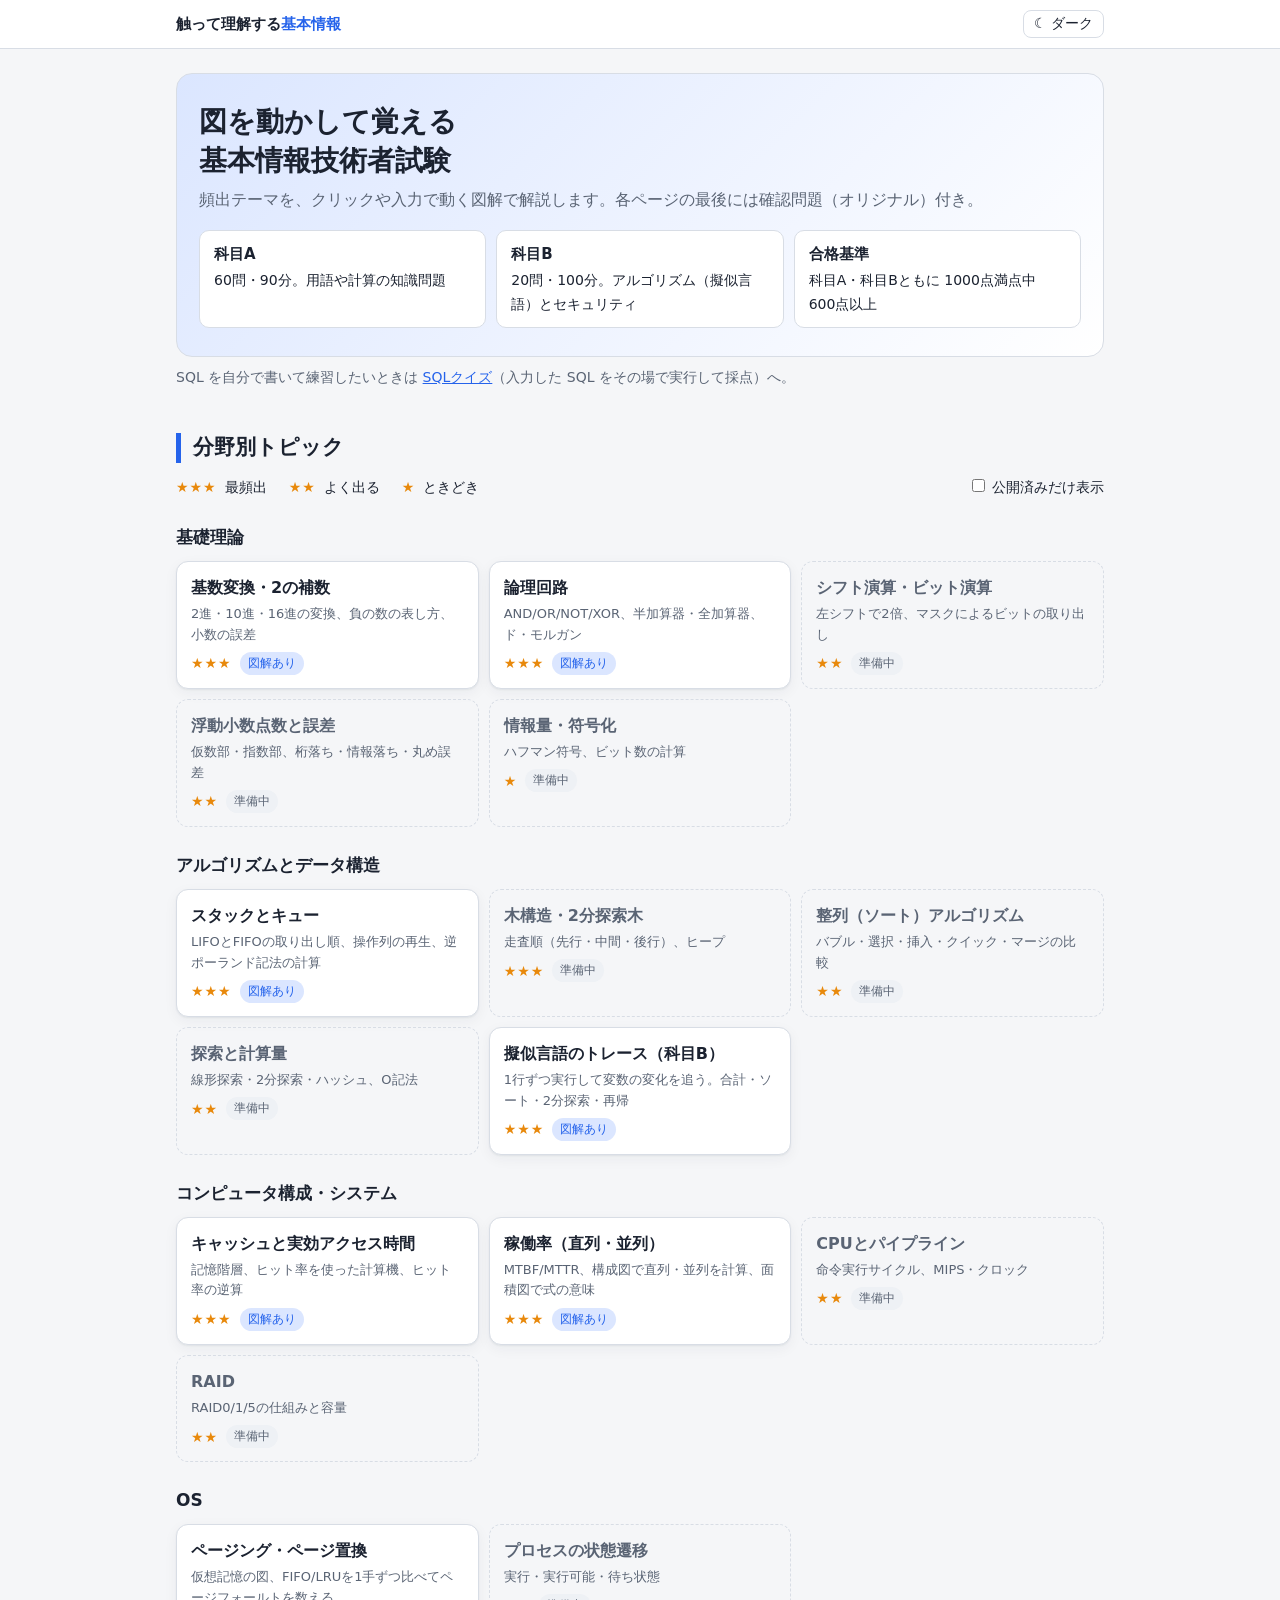
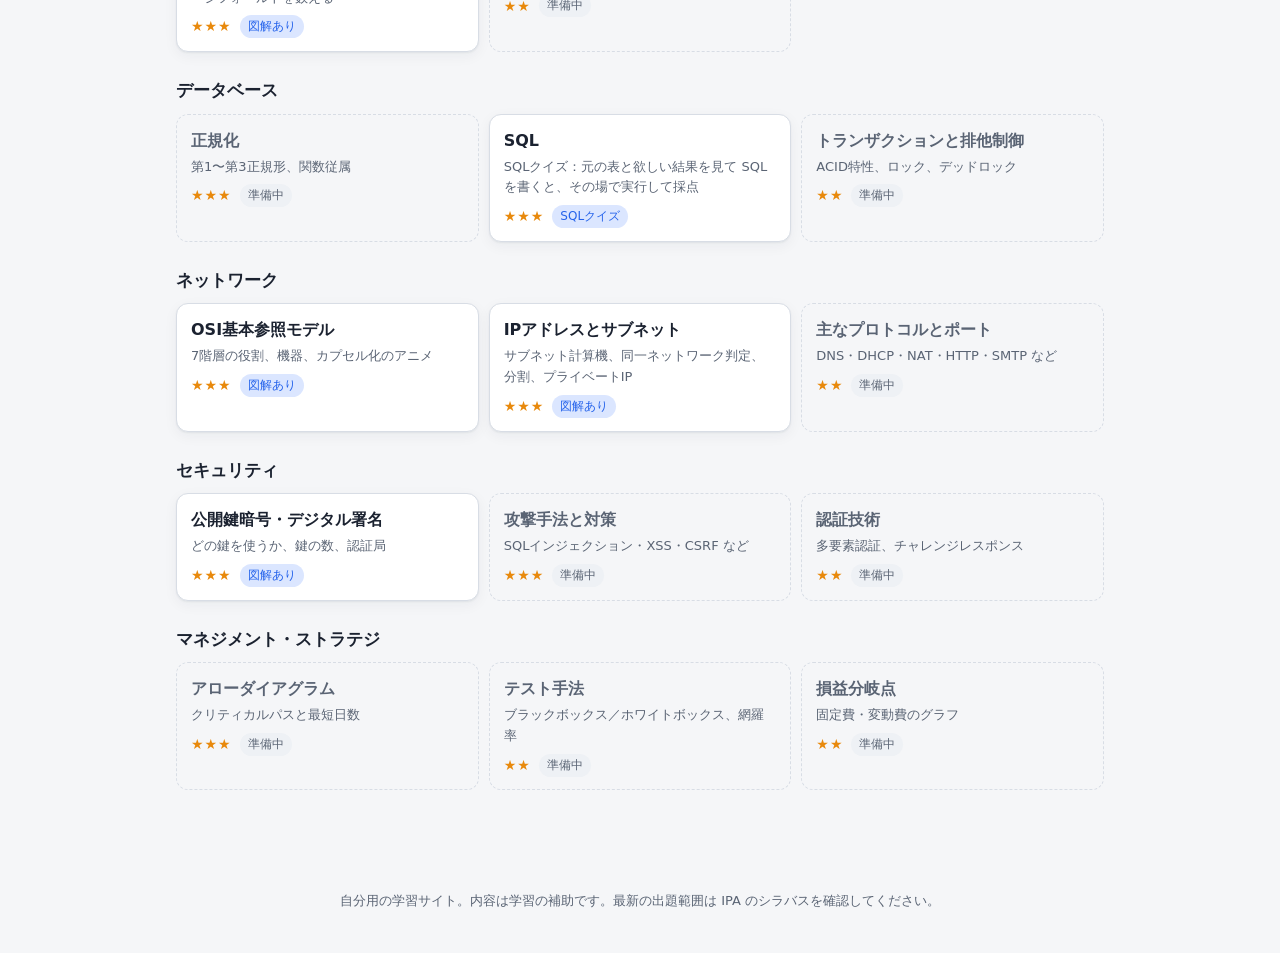
<file: index.html>
<!doctype html>
<html lang="ja">
<head>
<meta charset="utf-8">
<meta name="viewport" content="width=device-width, initial-scale=1">
<meta name="robots" content="noindex, nofollow">
<title>触って理解する基本情報</title>
<link rel="stylesheet" href="css/style.css">
<script src="js/common.js"></script>
<script src="js/topics.js"></script>
</head>
<body>
<header class="site-header"><div class="inner">
  <a class="brand" href="index.html">触って理解する<span>基本情報</span></a>
  <div class="spacer"></div>
  <button class="icon-btn" id="theme-toggle" type="button">☾ ダーク</button>
</div></header>

<main>
  <section class="hero">
    <h1>図を動かして覚える<br>基本情報技術者試験</h1>
    <p>頻出テーマを、クリックや入力で動く図解で解説します。各ページの最後には確認問題（オリジナル）付き。</p>
    <div class="exam-facts">
      <div><b>科目A</b>60問・90分。用語や計算の知識問題</div>
      <div><b>科目B</b>20問・100分。アルゴリズム（擬似言語）とセキュリティ</div>
      <div><b>合格基準</b>科目A・科目Bともに 1000点満点中 600点以上</div>
    </div>
  </section>
  <p class="note">SQL を自分で書いて練習したいときは <a href="sql/">SQLクイズ</a>（入力した SQL をその場で実行して採点）へ。</p>

  <h2>分野別トピック</h2>
  <div class="filter-row">
    <span class="freq">★★★</span>最頻出　<span class="freq">★★</span>よく出る　<span class="freq">★</span>ときどき
    <span style="flex:1"></span>
    <label><input type="checkbox" id="only-ready"> 公開済みだけ表示</label>
  </div>
  <div id="topic-list"></div>
</main>

<footer class="site-footer">自分用の学習サイト。内容は学習の補助です。最新の出題範囲は IPA のシラバスを確認してください。</footer>

<script>
(function () {
  const root = document.getElementById('topic-list');
  const onlyReady = document.getElementById('only-ready');

  function render() {
    root.innerHTML = '';
    FE_TOPICS.forEach(group => {
      const items = group.items.filter(t => !onlyReady.checked || t.href);
      if (!items.length) return;
      const h = document.createElement('h3');
      h.textContent = group.cat;
      root.appendChild(h);
      const grid = document.createElement('div');
      grid.className = 'cat-grid';
      items.forEach(t => {
        const el = document.createElement(t.href ? 'a' : 'div');
        el.className = 'topic-card' + (t.href ? '' : ' soon');
        if (t.href) el.href = t.href;
        const result = FE.store.get('quiz:' + t.id);
        let badge = '<span class="badge">準備中</span>';
        const sqlSum = t.id === 'sql' ? FE.store.get('sql:summary') : null; // SQLクイズの成績（sql/js/progress.js が保存）
        if (t.href && sqlSum && sqlSum.ok) badge = `<span class="badge done">${t.badge} ⭕${sqlSum.ok}/${sqlSum.total}</span>`;
        else if (t.href && t.badge) badge = `<span class="badge ready">${t.badge}</span>`;
        else if (t.href) badge = result
          ? `<span class="badge done">確認問題 ${result.correct}/${result.total}</span>`
          : '<span class="badge ready">図解あり</span>';
        el.innerHTML = `<div class="t">${t.title}</div><div class="d">${t.desc}</div>
          <div class="meta"><span class="freq">${'★'.repeat(t.freq)}</span>${badge}</div>`;
        grid.appendChild(el);
      });
      root.appendChild(grid);
    });
  }
  onlyReady.addEventListener('change', render);
  render();
})();
</script>
</body>
</html>
</file>
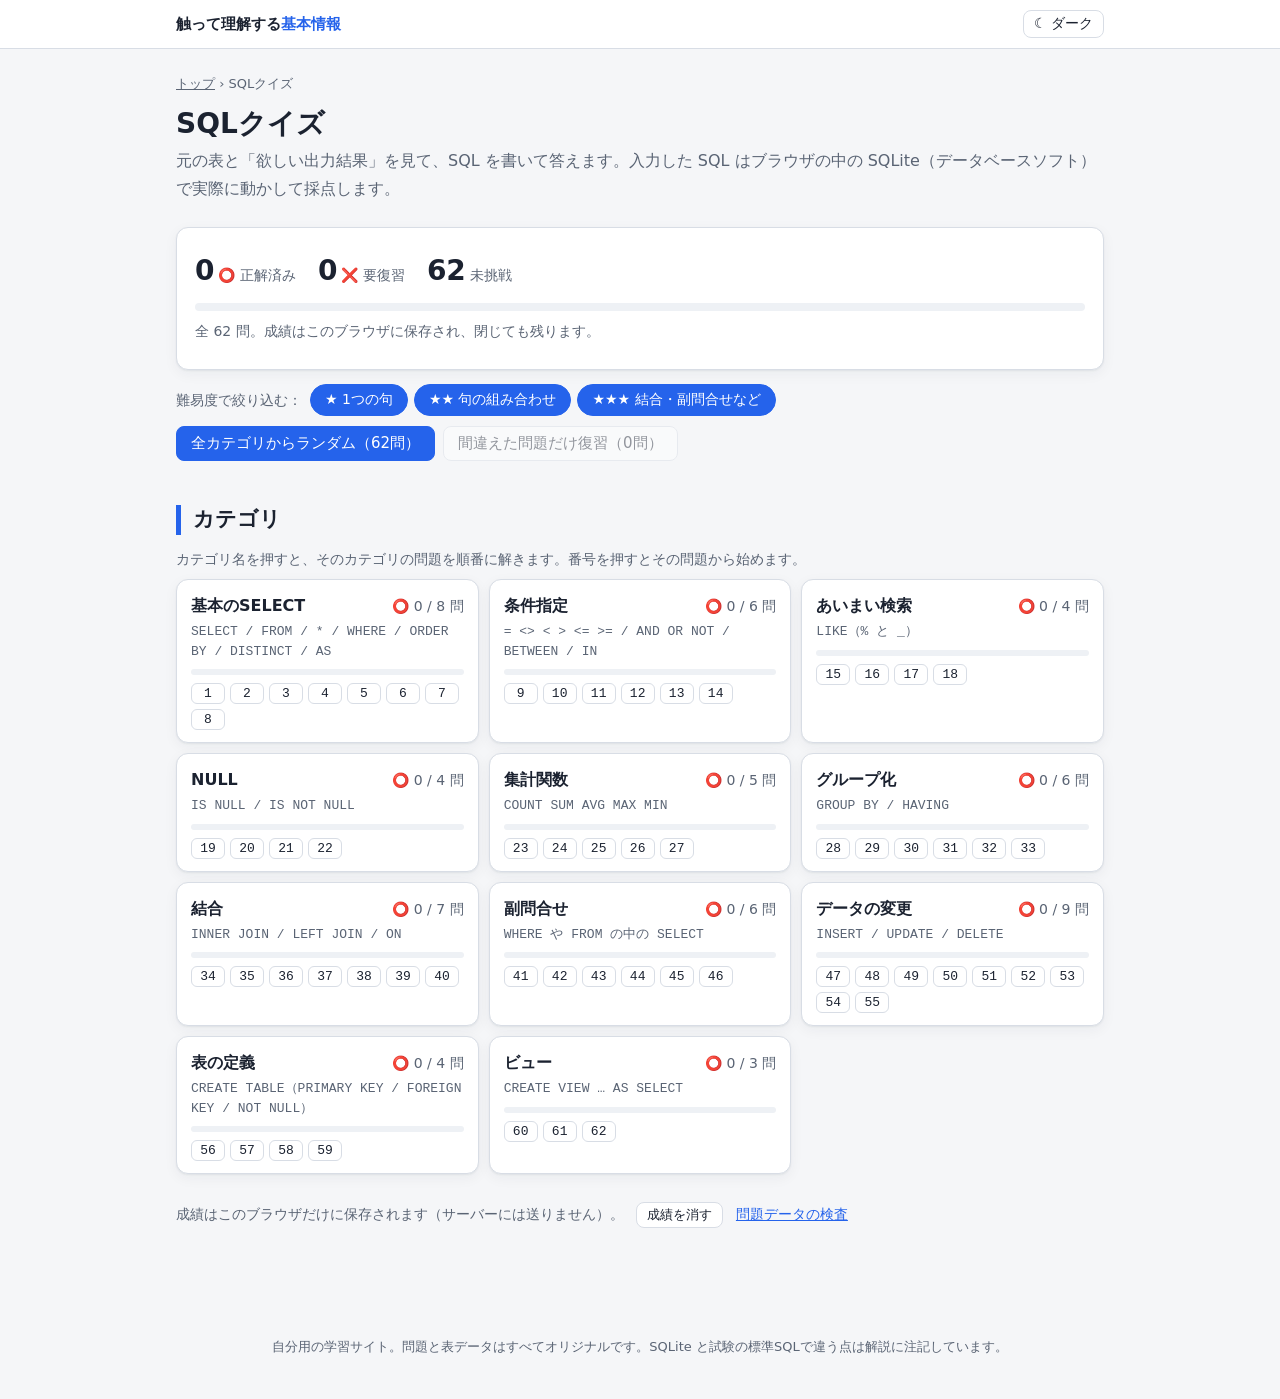
<file: sql/index.html>
<!doctype html>
<html lang="ja">
<head>
<meta charset="utf-8">
<meta name="viewport" content="width=device-width, initial-scale=1">
<meta name="robots" content="noindex, nofollow">
<title>SQLクイズ | 触って理解する基本情報</title>
<link rel="stylesheet" href="../css/style.css">
<link rel="stylesheet" href="sql.css?v=3">
<script src="../js/common.js"></script>
</head>
<body>
<header class="site-header"><div class="inner">
  <a class="brand" href="../index.html">触って理解する<span>基本情報</span></a>
  <div class="spacer"></div>
  <button class="icon-btn" id="theme-toggle" type="button">☾ ダーク</button>
</div></header>

<main>
  <div class="crumb"><a href="../index.html">トップ</a> › SQLクイズ</div>
  <h1 class="page-title">SQLクイズ</h1>
  <p class="page-lead">元の表と「欲しい出力結果」を見て、SQL を書いて答えます。入力した SQL はブラウザの中の SQLite（データベースソフト）で実際に動かして採点します。</p>

  <div id="loading" class="card">読み込み中…</div>
  <div id="load-error" class="card sq-error" hidden></div>

  <!-- ===== ホーム ===== -->
  <section id="home" hidden>
    <div class="card sq-overall">
      <div class="sq-overall-nums">
        <div><span class="n" id="sum-ok">0</span><span class="l">⭕ 正解済み</span></div>
        <div><span class="n" id="sum-ng">0</span><span class="l">❌ 要復習</span></div>
        <div><span class="n" id="sum-new">0</span><span class="l">未挑戦</span></div>
      </div>
      <div class="sq-bar" aria-hidden="true"><i id="sum-bar"></i></div>
      <p class="note" id="sum-note"></p>
    </div>

    <div class="sq-filter">
      <span class="note">難易度で絞り込む：</span>
      <div class="seg" id="diff-filter" role="group" aria-label="難易度">
        <button type="button" data-d="1" aria-pressed="true">★ 1つの句</button>
        <button type="button" data-d="2" aria-pressed="true">★★ 句の組み合わせ</button>
        <button type="button" data-d="3" aria-pressed="true">★★★ 結合・副問合せなど</button>
      </div>
    </div>
    <div class="btn-row">
      <button class="btn primary" id="random-btn" type="button">全カテゴリからランダム</button>
      <button class="btn" id="review-btn" type="button">間違えた問題だけ復習</button>
    </div>

    <h2>カテゴリ</h2>
    <p class="note">カテゴリ名を押すと、そのカテゴリの問題を順番に解きます。番号を押すとその問題から始めます。</p>
    <div id="cat-list" class="sq-cats"></div>

    <p class="note sq-reset-row">成績はこのブラウザだけに保存されます（サーバーには送りません）。
      <button class="btn sq-small" id="reset-btn" type="button">成績を消す</button>
      <a href="check.html">問題データの検査</a></p>
  </section>

  <!-- ===== 出題 ===== -->
  <article id="quiz" hidden>
    <div class="sq-nav">
      <button class="btn" id="home-btn" type="button">← ホーム</button>
      <span id="set-label" class="sq-set-label"></span>
      <span class="spacer"></span>
      <button class="btn" id="prev-btn" type="button">← 前へ</button>
      <button class="btn" id="next-nav-btn" type="button">次へ →</button>
    </div>
    <section class="card">
      <div class="sq-meta"><span id="q-num" class="sq-qnum"></span><span id="q-cat" class="badge ready"></span><span id="q-diff" class="freq"></span></div>
      <p id="q-text" class="sq-question"></p>
    </section>

    <h2>元のテーブル</h2>
    <div id="source-tables" class="sq-tables"></div>

    <h2 id="expected-title">欲しい出力結果</h2>
    <div id="expected" class="sq-tables"></div>
    <p class="note" id="order-note"></p>

    <h2>SQL を入力</h2>
    <textarea id="sql-input" class="sq-input" rows="4" spellcheck="false" autocomplete="off" autocapitalize="off"
      placeholder="例）SELECT 列名 FROM 表名;" aria-describedby="input-help"></textarea>
    <p class="note" id="input-help"><kbd>Enter</kbd> で回答、<kbd>Shift</kbd> + <kbd>Enter</kbd> で改行。最後に <code>;</code>（セミコロン）を付けます。</p>
    <div class="btn-row">
      <button class="btn primary" id="answer-btn" type="button">回答</button>
      <button class="btn" id="hint-btn" type="button">ヒント</button>
      <button class="btn" id="show-btn" type="button">答えを見る</button>
      <button class="btn primary" id="next-btn" type="button" hidden>次の問題へ →</button>
    </div>

    <div id="hint" class="point" hidden></div>
    <div id="result" aria-live="polite"></div>
    <div id="answer-box" class="card" hidden></div>
  </article>

  <!-- ===== ひとまとまり（セット）を解き終えたとき ===== -->
  <section id="done" hidden>
    <div class="card sq-done">
      <h2 id="done-title">おつかれさまでした</h2>
      <p id="done-score" class="sq-done-score"></p>
      <ul id="done-list" class="sq-done-list"></ul>
      <p class="note">⭕ = 今回まちがえずに正解　❌ = 今回1回でも不正解だった、または答えを見た　－ = 正解していない（△だけ・未回答）</p>
      <div class="btn-row">
        <button class="btn primary" id="done-home" type="button">ホームへ</button>
        <button class="btn" id="done-retry" type="button">ここで間違えた問題をもう一度</button>
      </div>
    </div>
  </section>
</main>

<footer class="site-footer">自分用の学習サイト。問題と表データはすべてオリジナルです。SQLite と試験の標準SQLで違う点は解説に注記しています。</footer>

<script src="vendor/sql.js-1.10.3/sql-wasm.js"></script>
<script src="js/grader.js?v=3"></script>
<script src="js/progress.js?v=3"></script>
<script src="js/app.js?v=3"></script>
</body>
</html>
</file>
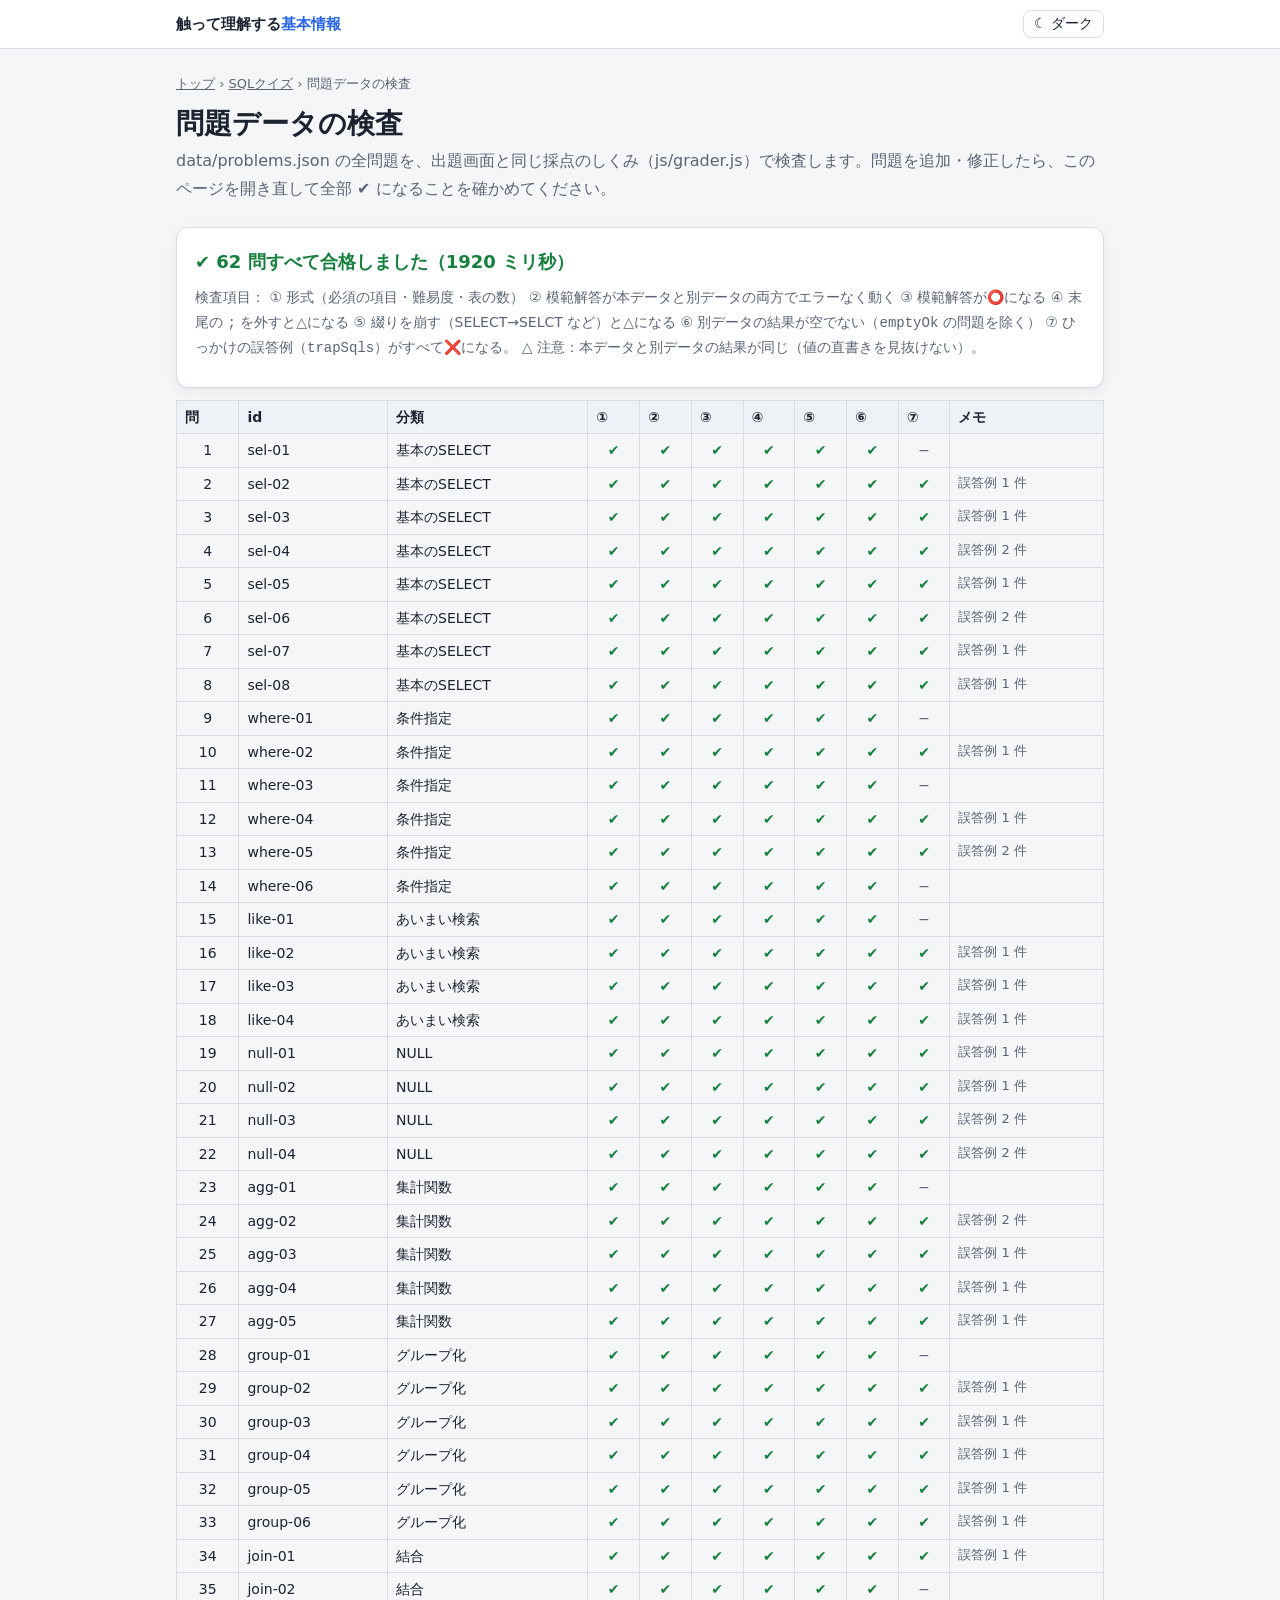
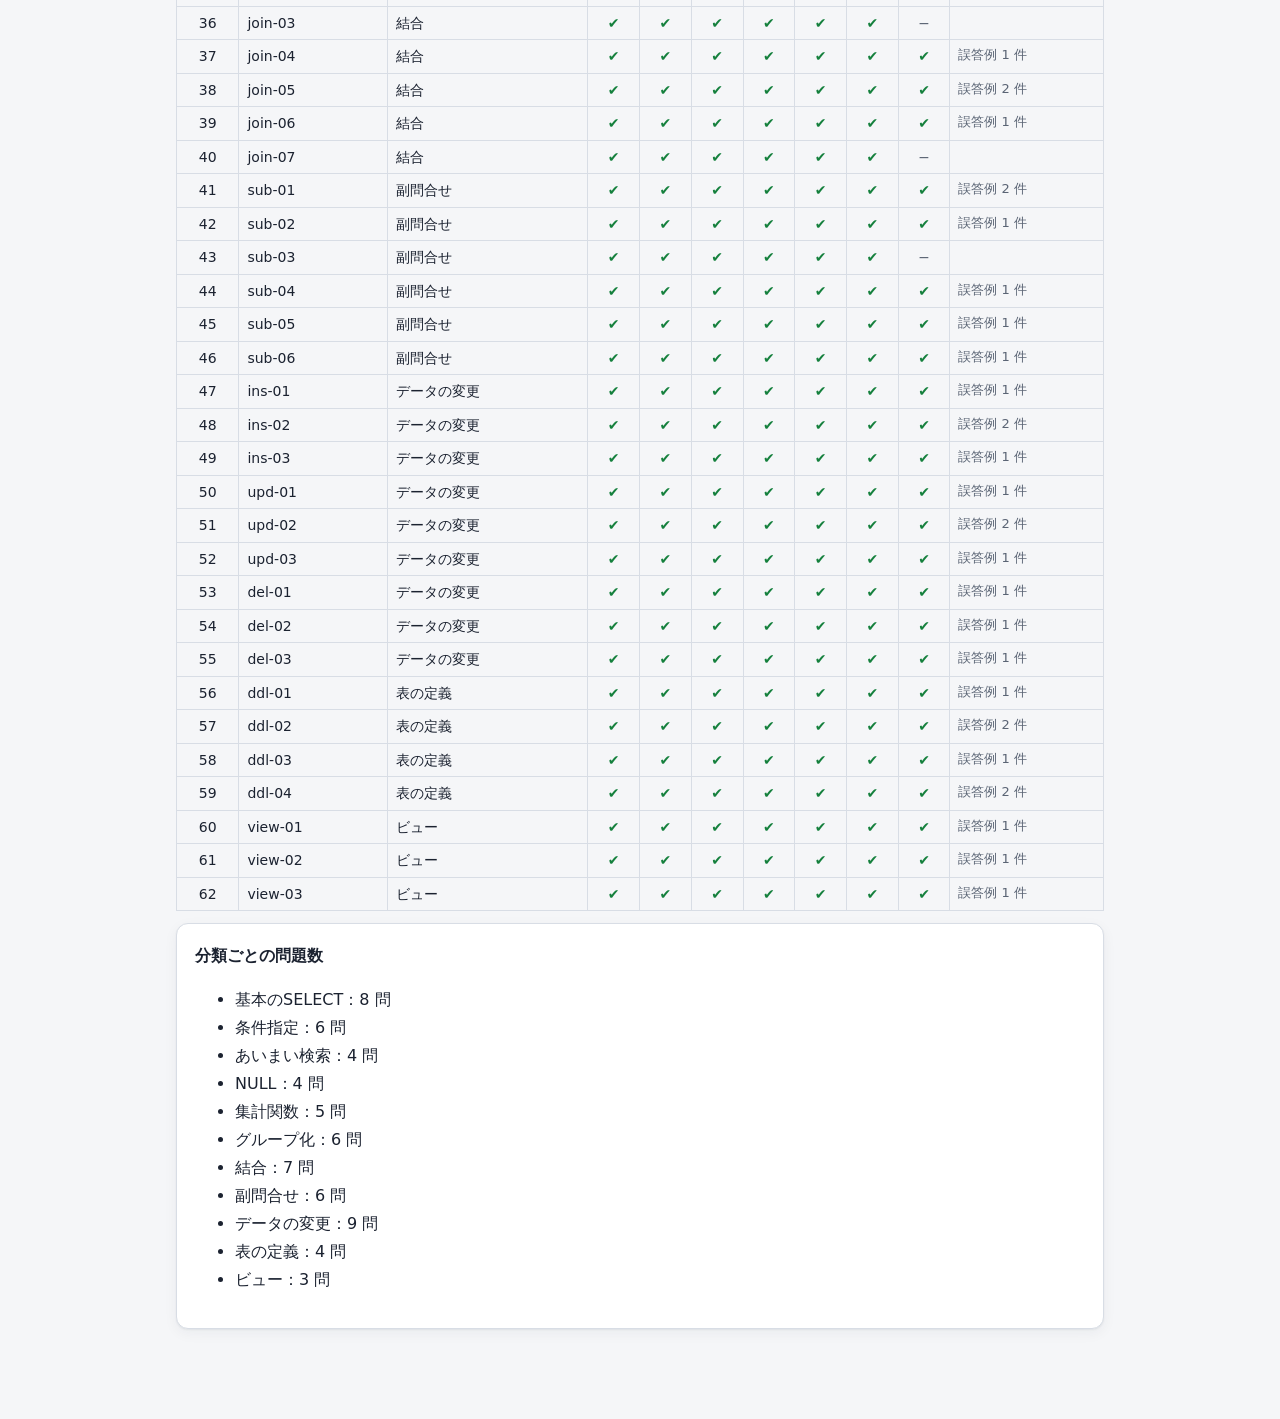
<file: sql/check.html>
<!doctype html>
<html lang="ja">
<head>
<meta charset="utf-8">
<meta name="viewport" content="width=device-width, initial-scale=1">
<meta name="robots" content="noindex, nofollow">
<title>問題データの検査 | SQLクイズ</title>
<link rel="stylesheet" href="../css/style.css">
<link rel="stylesheet" href="sql.css?v=3">
<script src="../js/common.js"></script>
<style>
  .ck-summary { font-size: 18px; font-weight: 700; }
  .ck-summary.ok { color: var(--ok); }
  .ck-summary.ng { color: var(--ng); }
  table.ck { border-collapse: collapse; font-size: 14px; width: 100%; }
  table.ck th, table.ck td { border: 1px solid var(--border); padding: 4px 8px; text-align: left; vertical-align: top; }
  table.ck th { background: var(--surface-2); white-space: nowrap; }
  table.ck td.c { text-align: center; white-space: nowrap; }
  table.ck tr.bad td { background: var(--ng-soft); }
  .pass { color: var(--ok); font-weight: 700; }
  .fail { color: var(--ng); font-weight: 700; }
  .warn { color: var(--on); font-weight: 700; }
  .ck-detail { font-size: 13px; color: var(--ng); }
  .ck-detail.w { color: var(--muted); }
</style>
</head>
<body>
<header class="site-header"><div class="inner">
  <a class="brand" href="../index.html">触って理解する<span>基本情報</span></a>
  <div class="spacer"></div>
  <button class="icon-btn" id="theme-toggle" type="button">☾ ダーク</button>
</div></header>

<main>
  <div class="crumb"><a href="../index.html">トップ</a> › <a href="./">SQLクイズ</a> › 問題データの検査</div>
  <h1 class="page-title">問題データの検査</h1>
  <p class="page-lead">data/problems.json の全問題を、出題画面と同じ採点のしくみ（js/grader.js）で検査します。問題を追加・修正したら、このページを開き直して全部 ✔ になることを確かめてください。</p>

  <div class="card">
    <div id="summary" class="ck-summary">検査中…</div>
    <p class="note">検査項目：
      ① 形式（必須の項目・難易度・表の数）
      ② 模範解答が本データと別データの両方でエラーなく動く
      ③ 模範解答が⭕になる
      ④ 末尾の <code>;</code> を外すと△になる
      ⑤ 綴りを崩す（SELECT→SELCT など）と△になる
      ⑥ 別データの結果が空でない（<code>emptyOk</code> の問題を除く）
      ⑦ ひっかけの誤答例（<code>trapSqls</code>）がすべて❌になる。
      △ 注意：本データと別データの結果が同じ（値の直書きを見抜けない）。</p>
  </div>

  <div class="table-wrap">
    <table class="ck">
      <thead><tr><th>問</th><th>id</th><th>分類</th><th>①</th><th>②</th><th>③</th><th>④</th><th>⑤</th><th>⑥</th><th>⑦</th><th>メモ</th></tr></thead>
      <tbody id="rows"></tbody>
    </table>
  </div>
  <div id="cats" class="card"></div>
</main>

<script src="vendor/sql.js-1.10.3/sql-wasm.js"></script>
<script src="js/grader.js?v=3"></script>
<script>
(async function () {
  'use strict';
  const CATEGORIES = ['基本のSELECT', '条件指定', 'あいまい検索', 'NULL', '集計関数', 'グループ化', '結合', '副問合せ', 'データの変更', '表の定義', 'ビュー'];
  const REQUIRED = ['id', 'category', 'difficulty', 'question', 'tables', 'answerSql', 'hint', 'explanation'];
  const summary = document.getElementById('summary');
  const tbody = document.getElementById('rows');
  const el = (tag, cls, text) => { const e = document.createElement(tag); if (cls) e.className = cls; if (text !== undefined) e.textContent = text; return e; };

  let SQL, problems;
  try {
    const [wasm, data] = await Promise.all([
      fetch('vendor/sql.js-1.10.3/sql-wasm.wasm').then(r => r.arrayBuffer()),
      fetch('data/problems.json', { cache: 'no-store' }).then(r => r.json()),
    ]);
    SQL = await initSqlJs({ wasmBinary: wasm });
    problems = data.problems;
  } catch (e) {
    summary.className = 'ck-summary ng';
    summary.textContent = '読み込みに失敗しました（JSON の書き方の誤りかもしれません）: ' + (e && e.message || e);
    return;
  }
  const grader = SQLGrader.createGrader(SQL);

  // 綴りを崩した SQL を作る（SELECT があれば SELCT、無ければ最初の語の4文字目を消す）
  function misspell(sql) {
    if (/\bSELECT\b/.test(sql)) return sql.replace(/\bSELECT\b/, 'SELCT');
    return sql.replace(/^(\s*)([A-Za-z]{3})[A-Za-z]/, '$1$2');
  }
  const isFk = res => /の外部キー$/.test(res.name || '');

  const t0 = performance.now();
  const seen = new Set();
  let failCount = 0, warnCount = 0;
  const catCount = {};

  problems.forEach((p, i) => {
    const errs = [], warns = [];
    const r = { 1: true, 2: true, 3: true, 4: true, 5: true, 6: true, 7: true };
    const fail = (k, msg) => { r[k] = false; errs.push(`${'①②③④⑤⑥⑦'[k - 1]} ${msg}`); };

    // ① 形式
    REQUIRED.forEach(k => { if (p[k] === undefined || p[k] === '') fail(1, `${k} がありません`); });
    if (seen.has(p.id)) fail(1, `id「${p.id}」が重複しています`);
    seen.add(p.id);
    if (!CATEGORIES.includes(p.category)) fail(1, `分類「${p.category}」は一覧にありません`);
    if (![1, 2, 3].includes(p.difficulty)) fail(1, '難易度は 1〜3');
    const mode = SQLGrader.modeOf(p);
    const nt = (p.tables || []).length;
    if (nt > 3 || (mode !== 'structure' && nt < 1)) fail(1, `元の表の数が ${nt} 個（1〜3個）`);
    if (mode !== 'select' && !(p.checkTables || []).length) fail(1, 'checkTables がありません');
    if (mode !== 'structure' && !(p.altTables || []).length) fail(1, 'altTables（別データ）がありません');
    (p.altTables || []).forEach(a => { if (!(p.tables || []).some(t => t.name === a.name)) fail(1, `altTables の「${a.name}」が tables にありません`); });
    catCount[p.category] = (catCount[p.category] || 0) + 1;

    if (r[1]) {
      // ② 模範解答が動く
      const exp = grader.expectedFor(p);
      if (exp.main.error) fail(2, '本データでエラー: ' + exp.main.error);
      if (exp.alt.error) fail(2, '別データでエラー: ' + exp.alt.error);
      if (r[2]) {
        // ③ ⭕になる
        const g = grader.grade(p, p.answerSql);
        if (g.verdict !== 'ok') fail(3, `判定が ${g.verdict}: ${g.message || (g.messages || []).join(' ')}`);
        // ④ ; なしで△
        const noSemi = p.answerSql.replace(/;\s*$/, '');
        const g4 = grader.grade(p, noSemi);
        if (g4.verdict !== 'close') fail(4, `判定が ${g4.verdict}: ${g4.message || ''}`);
        // ⑤ 綴りミスで△
        const typo = misspell(p.answerSql);
        const g5 = grader.grade(p, typo);
        if (typo === p.answerSql) fail(5, '綴りを崩せませんでした');
        else if (g5.verdict !== 'close') fail(5, `「${typo.slice(0, 20)}…」の判定が ${g5.verdict}: ${g5.message || ''}`);
        // ⑥ 別データが空でない
        if (!p.emptyOk) {
          exp.alt.results.forEach(res => { if (!isFk(res) && (res.missing || !res.rows.length)) fail(6, `別データで「${res.name || '結果'}」が空です`); });
        }
        // ⑦ ひっかけが❌
        (p.trapSqls || []).forEach(sql => {
          const gt = grader.grade(p, sql);
          if (gt.verdict !== 'ng') fail(7, `誤答例が ${gt.verdict} になりました: ${sql}`);
        });
        // 注意：本データと別データが同じ結果
        if (mode !== 'structure' && JSON.stringify(exp.main.results) === JSON.stringify(exp.alt.results)) warns.push('本データと別データの結果が同じです（値の直書きを見抜けません）');
      } else { r[3] = r[4] = r[5] = r[6] = r[7] = null; }
    } else { r[2] = r[3] = r[4] = r[5] = r[6] = r[7] = null; }

    if (errs.length) failCount++;
    if (warns.length) warnCount++;
    const tr = el('tr', errs.length ? 'bad' : '');
    tr.appendChild(el('td', 'c', String(i + 1)));
    tr.appendChild(el('td', '', p.id));
    tr.appendChild(el('td', '', p.category));
    for (let k = 1; k <= 7; k++) {
      const td = el('td', 'c');
      if (k === 7 && r[7] && !(p.trapSqls || []).length) td.appendChild(el('span', 'note', '−'));
      else td.appendChild(r[k] === null ? el('span', 'note', '−') : el('span', r[k] ? 'pass' : 'fail', r[k] ? '✔' : '✖'));
      tr.appendChild(td);
    }
    const memo = el('td');
    errs.forEach(m => memo.appendChild(el('div', 'ck-detail', m)));
    warns.forEach(m => memo.appendChild(el('div', 'ck-detail w', '△ ' + m)));
    if ((p.trapSqls || []).length && r[7]) memo.appendChild(el('div', 'ck-detail w', `誤答例 ${p.trapSqls.length} 件`));
    tr.appendChild(memo);
    tbody.appendChild(tr);
  });

  const ms = Math.round(performance.now() - t0);
  const cats = document.getElementById('cats');
  cats.appendChild(el('b', '', '分類ごとの問題数'));
  const ul = el('ul');
  CATEGORIES.forEach(c => {
    const n = catCount[c] || 0;
    const li = el('li', '', `${c}：${n} 問`);
    if (n < 3) { li.appendChild(el('span', 'warn', '（3問未満）')); warnCount++; }
    ul.appendChild(li);
  });
  cats.appendChild(ul);

  summary.className = 'ck-summary ' + (failCount ? 'ng' : 'ok');
  summary.textContent = failCount
    ? `✖ ${problems.length} 問中 ${failCount} 問に問題があります（${ms} ミリ秒）`
    : `✔ ${problems.length} 問すべて合格しました（${ms} ミリ秒）` + (warnCount ? `。注意 ${warnCount} 件` : '');
  document.title = (failCount ? '✖ ' : '✔ ') + document.title;
})();
</script>
</body>
</html>
</file>
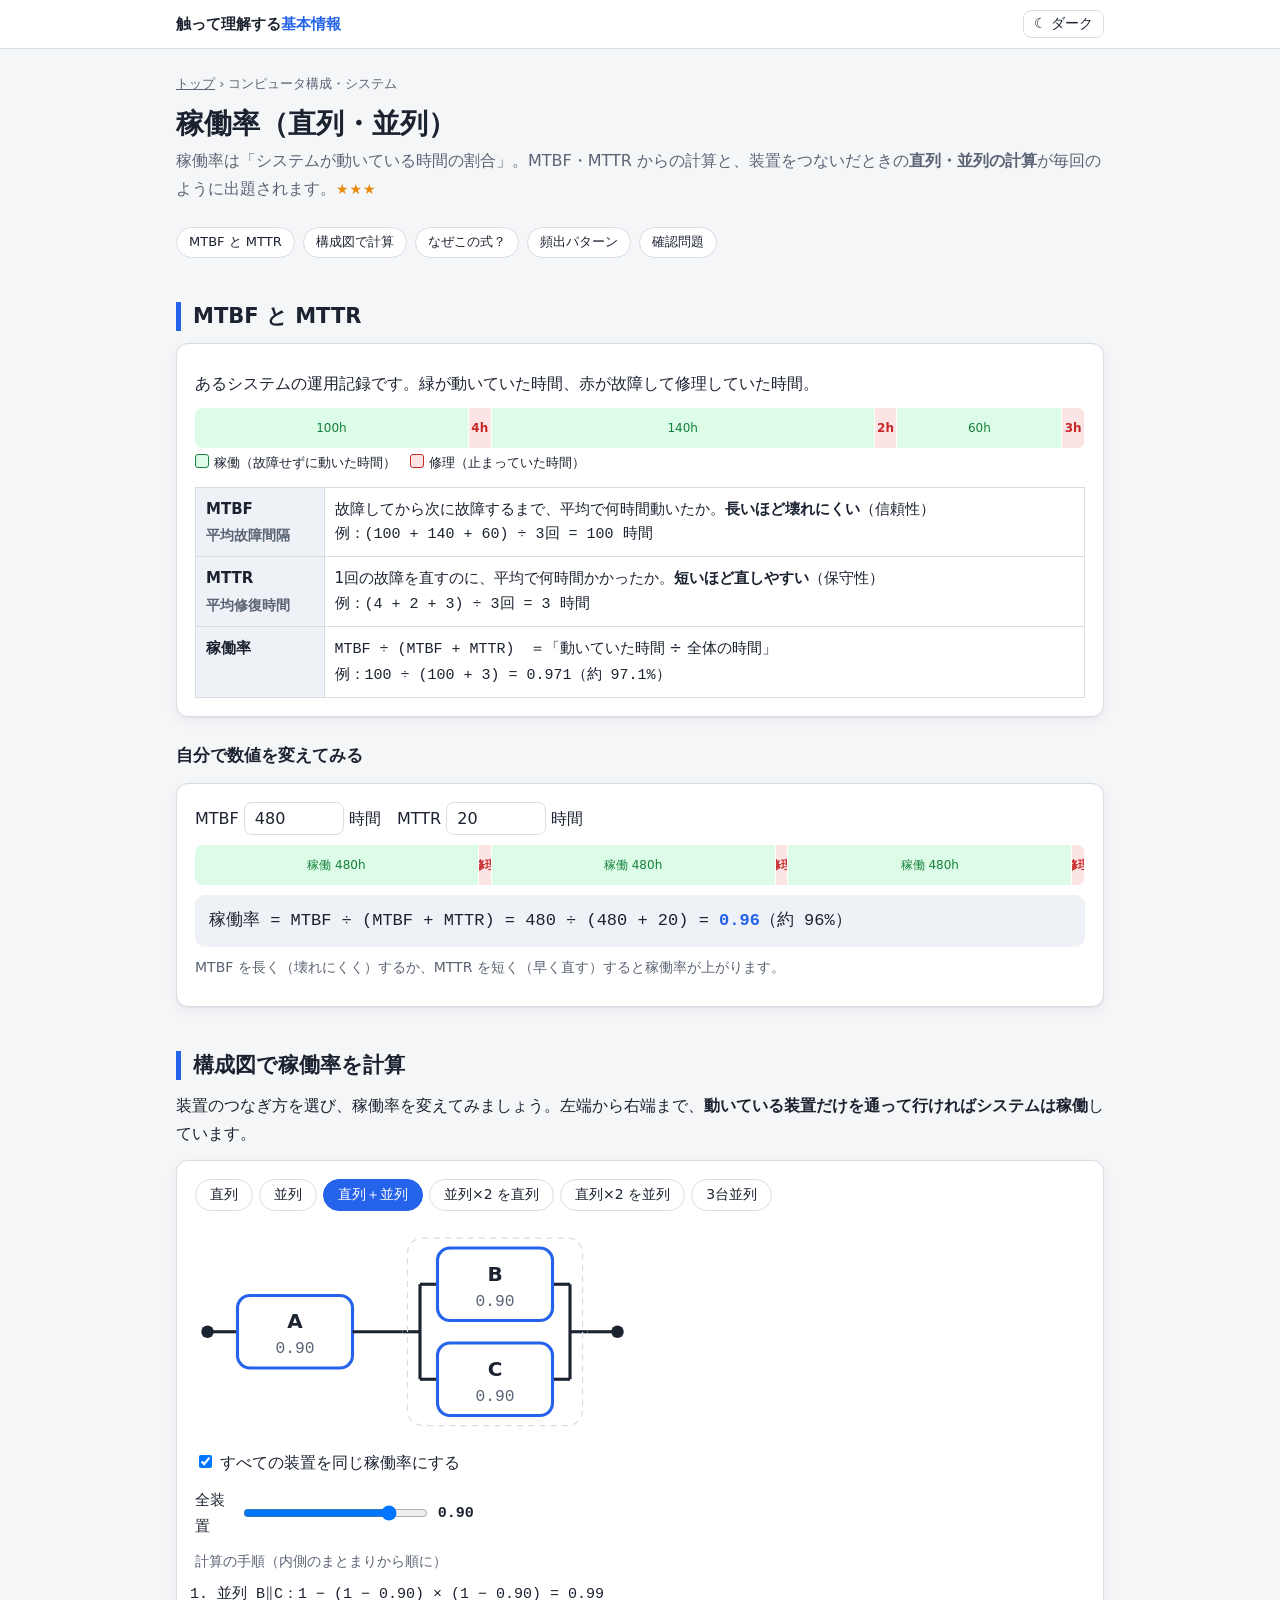
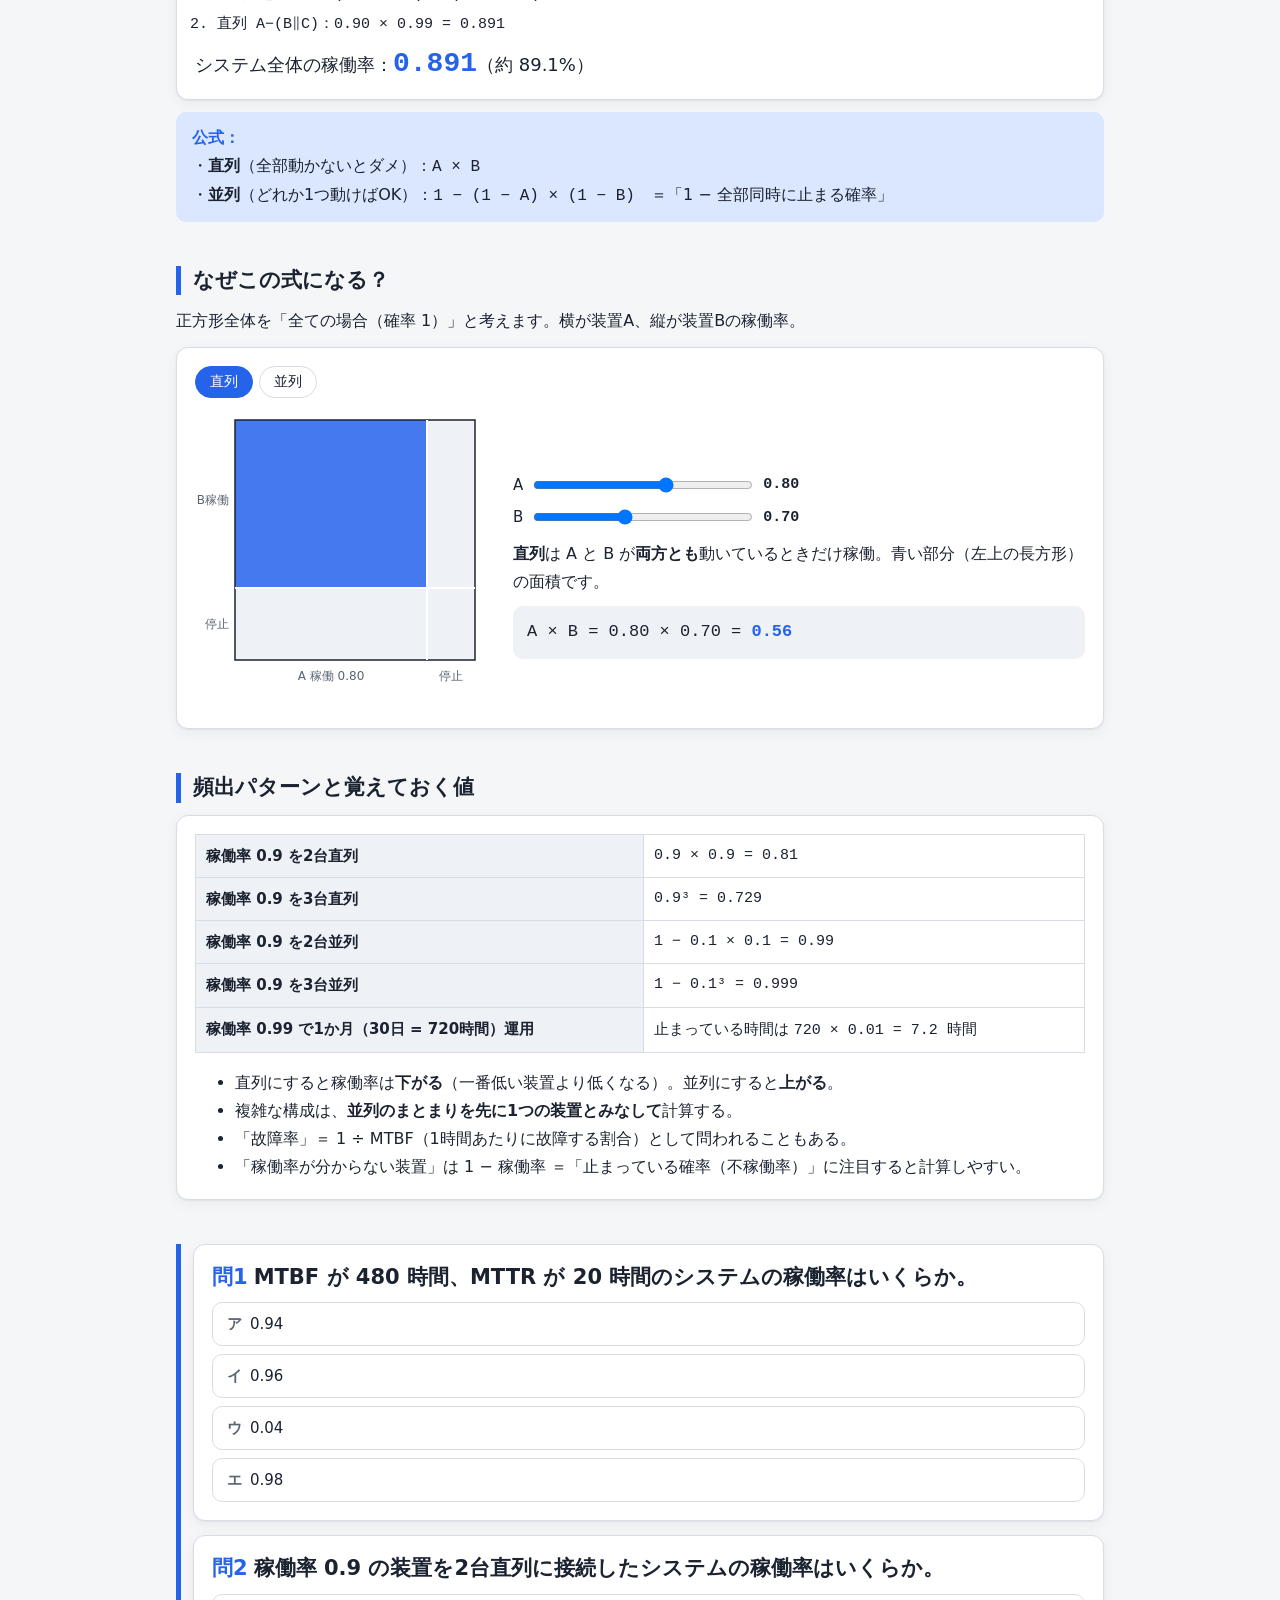
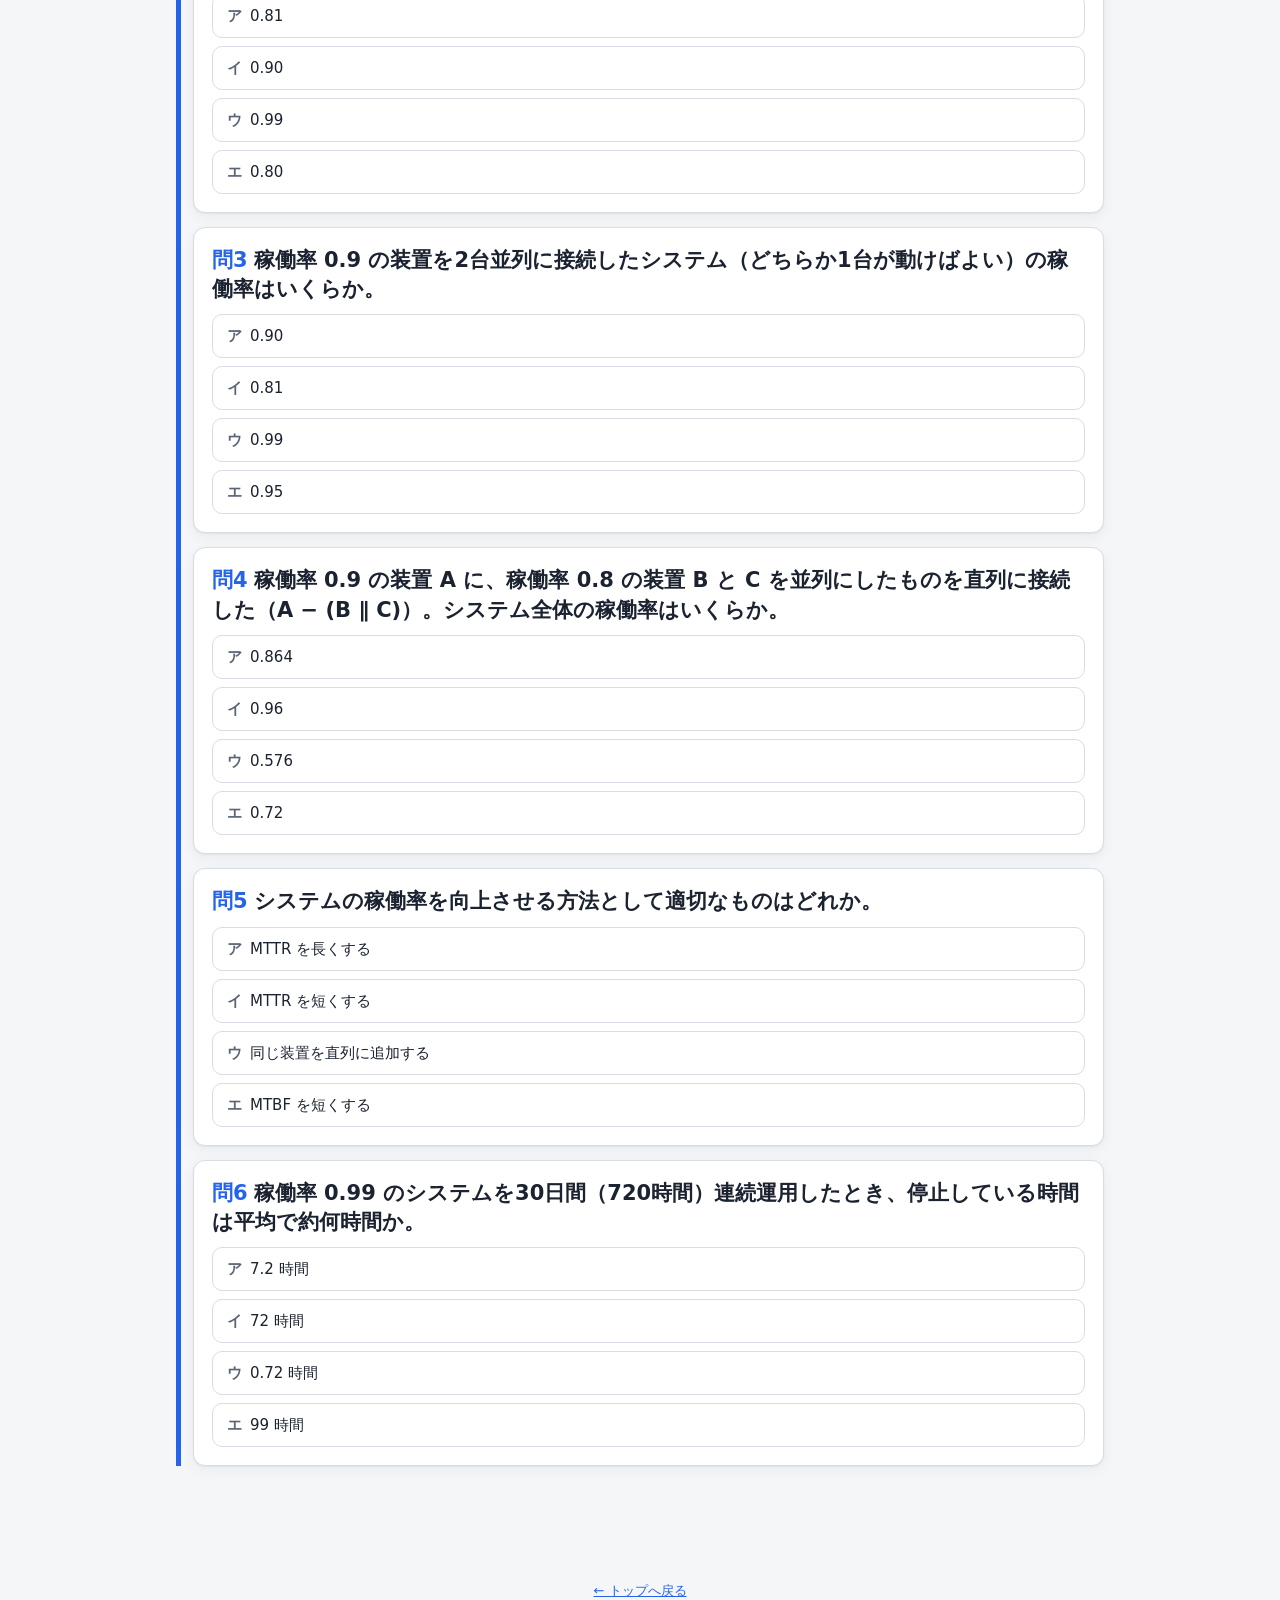
<file: topics/availability.html>
<!doctype html>
<html lang="ja">
<head>
<meta charset="utf-8">
<meta name="viewport" content="width=device-width, initial-scale=1">
<meta name="robots" content="noindex, nofollow">
<title>稼働率（直列・並列） | 触って理解する基本情報</title>
<link rel="stylesheet" href="../css/style.css">
<script src="../js/common.js"></script>
<style>
  .timeline { display: flex; height: 40px; border-radius: 8px; overflow: hidden; margin: 10px 0 4px; }
  .timeline div { display: flex; align-items: center; justify-content: center; font-size: 12px; white-space: nowrap; overflow: hidden; min-width: 0; }
  .timeline .up { background: var(--ok-soft); color: var(--ok); border-right: 1px solid var(--surface); }
  .timeline .down { background: var(--ng-soft); color: var(--ng); font-weight: 700; border-right: 1px solid var(--surface); }
  .tl-legend { display: flex; gap: 14px; font-size: 13px; flex-wrap: wrap; }
  .tl-legend span::before { content: ""; display: inline-block; width: 12px; height: 12px; border-radius: 3px; margin-right: 5px; vertical-align: -1px; }
  .tl-legend .u::before { background: var(--ok-soft); border: 1px solid var(--ok); }
  .tl-legend .d::before { background: var(--ng-soft); border: 1px solid var(--ng); }
  .formula { font: 17px/1.9 "Consolas", monospace; background: var(--surface-2); border-radius: 10px; padding: 10px 14px; margin-top: 10px; overflow-x: auto; }
  .formula b { color: var(--accent); }
  .big { font: 700 28px "Consolas", monospace; color: var(--accent); }
  .row-in { display: flex; flex-wrap: wrap; gap: 16px; align-items: center; }
  .row-in input[type="number"] { width: 100px; }
  .sliders { display: grid; grid-template-columns: repeat(auto-fill, minmax(230px, 1fr)); gap: 6px 18px; margin: 10px 0; }
  .sliders label { display: flex; align-items: center; gap: 8px; font-size: 15px; }
  .sliders .v { font: 700 15px "Consolas", monospace; min-width: 42px; }
  svg .dev rect { fill: var(--surface); stroke: var(--accent); stroke-width: 2.5; }
  svg .dev .name { fill: var(--text); font-size: 16px; font-weight: 700; }
  svg .dev .av { fill: var(--muted); font-size: 13px; font-family: "Consolas", monospace; }
  svg .ln { stroke: var(--text); stroke-width: 2.5; fill: none; }
  svg .grp { fill: none; stroke: var(--border); stroke-dasharray: 5 4; }
  svg .term { fill: var(--text); }
  .steps { margin: 8px 0 0; padding-left: 22px; }
  .steps li { margin: 4px 0; font-family: "Consolas", monospace; font-size: 15px; }
  .total { margin-top: 10px; font-size: 18px; }
  .prob-wrap { display: grid; grid-template-columns: 300px 1fr; gap: 18px; align-items: center; }
  @media (max-width: 680px) { .prob-wrap { grid-template-columns: 1fr; } }
  svg .cell-on { fill: var(--accent); opacity: .85; }
  svg .cell-off { fill: var(--surface-2); }
  svg .cell-dn { fill: var(--ng); opacity: .8; }
  svg .axis { fill: var(--muted); font-size: 12px; }
</style>
</head>
<body>
<header class="site-header"><div class="inner">
  <a class="brand" href="../index.html">触って理解する<span>基本情報</span></a>
  <div class="spacer"></div>
  <button class="icon-btn" id="theme-toggle" type="button">☾ ダーク</button>
</div></header>

<main>
  <div class="crumb"><a href="../index.html">トップ</a> › コンピュータ構成・システム</div>
  <h1 class="page-title">稼働率（直列・並列）</h1>
  <p class="page-lead">稼働率は「システムが動いている時間の割合」。MTBF・MTTR からの計算と、装置をつないだときの<b>直列・並列の計算</b>が毎回のように出題されます。<span class="freq">★★★</span></p>
  <nav class="toc">
    <a href="#mtbf">MTBF と MTTR</a><a href="#system">構成図で計算</a><a href="#why">なぜこの式？</a><a href="#tips">頻出パターン</a><a href="#quiz">確認問題</a>
  </nav>

  <h2 id="mtbf">MTBF と MTTR</h2>
  <div class="card">
    <p>あるシステムの運用記録です。緑が動いていた時間、赤が故障して修理していた時間。</p>
    <div class="timeline" id="log-bar"></div>
    <div class="tl-legend"><span class="u">稼働（故障せずに動いた時間）</span><span class="d">修理（止まっていた時間）</span></div>
    <div class="table-wrap" style="margin-top:12px">
      <table class="info">
        <tr><th>MTBF<br><span class="note">平均故障間隔</span></th><td>故障してから次に故障するまで、平均で何時間動いたか。<b>長いほど壊れにくい</b>（信頼性）<div class="mono" id="log-mtbf"></div></td></tr>
        <tr><th>MTTR<br><span class="note">平均修復時間</span></th><td>1回の故障を直すのに、平均で何時間かかったか。<b>短いほど直しやすい</b>（保守性）<div class="mono" id="log-mttr"></div></td></tr>
        <tr><th>稼働率</th><td><span class="mono">MTBF ÷ (MTBF + MTTR)</span>　＝「動いていた時間 ÷ 全体の時間」<div class="mono" id="log-av"></div></td></tr>
      </table>
    </div>
  </div>

  <h3>自分で数値を変えてみる</h3>
  <div class="card">
    <div class="row-in">
      <label>MTBF <input type="number" id="in-mtbf" value="480" min="1" max="100000"> 時間</label>
      <label>MTTR <input type="number" id="in-mttr" value="20" min="0" max="100000"> 時間</label>
    </div>
    <div class="timeline" id="cycle-bar"></div>
    <div class="formula" id="mtbf-formula"></div>
    <p class="note">MTBF を長く（壊れにくく）するか、MTTR を短く（早く直す）すると稼働率が上がります。</p>
  </div>

  <h2 id="system">構成図で稼働率を計算</h2>
  <p>装置のつなぎ方を選び、稼働率を変えてみましょう。左端から右端まで、<b>動いている装置だけを通って行ければシステムは稼働</b>しています。</p>
  <div class="card">
    <div class="seg" id="preset-tabs"></div>
    <svg class="diagram" id="sys-svg" role="img" aria-label="システム構成図"></svg>
    <div class="row-in" style="margin-top:8px">
      <label><input type="checkbox" id="same" checked> すべての装置を同じ稼働率にする</label>
    </div>
    <div class="sliders" id="sliders"></div>
    <p class="panel-title note" style="margin-bottom:0">計算の手順（内側のまとまりから順に）</p>
    <ol class="steps" id="steps"></ol>
    <div class="total" id="total"></div>
  </div>
  <div class="point"><b>公式：</b><br>
    ・<b>直列</b>（全部動かないとダメ）：<span class="mono">A × B</span><br>
    ・<b>並列</b>（どれか1つ動けばOK）：<span class="mono">1 − (1 − A) × (1 − B)</span>　＝「1 − 全部同時に止まる確率」</div>

  <h2 id="why">なぜこの式になる？</h2>
  <p>正方形全体を「全ての場合（確率 1）」と考えます。横が装置A、縦が装置Bの稼働率。</p>
  <div class="card">
    <div class="seg" id="why-tabs">
      <button type="button" data-m="s" aria-pressed="true">直列</button>
      <button type="button" data-m="p" aria-pressed="false">並列</button>
    </div>
    <div class="prob-wrap">
      <svg class="diagram" id="prob-svg" viewBox="0 0 300 300" role="img" aria-label="確率の面積図"></svg>
      <div>
        <div class="sliders" style="grid-template-columns:1fr">
          <label>A <input type="range" id="pa" min="0.5" max="0.99" step="0.01" value="0.8"><span class="v" id="pa-v"></span></label>
          <label>B <input type="range" id="pb" min="0.5" max="0.99" step="0.01" value="0.7"><span class="v" id="pb-v"></span></label>
        </div>
        <div id="why-text"></div>
      </div>
    </div>
  </div>

  <h2 id="tips">頻出パターンと覚えておく値</h2>
  <div class="card table-wrap">
    <table class="info">
      <tr><th>稼働率 0.9 を2台直列</th><td class="mono">0.9 × 0.9 = 0.81</td></tr>
      <tr><th>稼働率 0.9 を3台直列</th><td class="mono">0.9³ = 0.729</td></tr>
      <tr><th>稼働率 0.9 を2台並列</th><td class="mono">1 − 0.1 × 0.1 = 0.99</td></tr>
      <tr><th>稼働率 0.9 を3台並列</th><td class="mono">1 − 0.1³ = 0.999</td></tr>
      <tr><th>稼働率 0.99 で1か月（30日 = 720時間）運用</th><td>止まっている時間は <span class="mono">720 × 0.01 = 7.2 時間</span></td></tr>
    </table>
    <ul style="margin-bottom:0">
      <li>直列にすると稼働率は<b>下がる</b>（一番低い装置より低くなる）。並列にすると<b>上がる</b>。</li>
      <li>複雑な構成は、<b>並列のまとまりを先に1つの装置とみなして</b>計算する。</li>
      <li>「故障率」＝ 1 ÷ MTBF（1時間あたりに故障する割合）として問われることもある。</li>
      <li>「稼働率が分からない装置」は 1 − 稼働率 ＝「止まっている確率（不稼働率）」に注目すると計算しやすい。</li>
    </ul>
  </div>

  <h2 id="quiz">確認問題</h2>
  <div id="quiz"></div>
</main>
<footer class="site-footer"><a href="../index.html">← トップへ戻る</a></footer>

<script>
(function () {
  const $ = id => document.getElementById(id);
  const r3 = x => Math.round(x * 1000) / 1000;
  const r4 = x => Math.round(x * 10000) / 10000;
  const pct = x => (Math.round(x * 1000) / 10) + '%';

  // ---- 運用記録の例 ----
  const LOG = [['up', 100], ['down', 4], ['up', 140], ['down', 2], ['up', 60], ['down', 3]];
  $('log-bar').innerHTML = LOG.map(([k, h]) => `<div class="${k}" style="flex:${k === 'down' ? Math.max(h, 8) : h}">${h}h</div>`).join('');
  const ups = LOG.filter(x => x[0] === 'up').map(x => x[1]), downs = LOG.filter(x => x[0] === 'down').map(x => x[1]);
  const lm = ups.reduce((a, b) => a + b) / ups.length, lr = downs.reduce((a, b) => a + b) / downs.length;
  $('log-mtbf').textContent = `例：(${ups.join(' + ')}) ÷ ${ups.length}回 = ${lm} 時間`;
  $('log-mttr').textContent = `例：(${downs.join(' + ')}) ÷ ${downs.length}回 = ${lr} 時間`;
  $('log-av').textContent = `例：${lm} ÷ (${lm} + ${lr}) = ${r3(lm / (lm + lr))}（約 ${pct(lm / (lm + lr))}）`;
  $('log-bar').querySelectorAll('.down').forEach(d => { d.title = '赤は見やすいよう少し広げて表示'; });

  // ---- MTBF/MTTR 計算 ----
  function renderMTBF() {
    const m = Math.max(1, +$('in-mtbf').value || 1), r = Math.max(0, +$('in-mttr').value || 0);
    const av = m / (m + r);
    let bar = '';
    for (let i = 0; i < 3; i++) bar += `<div class="up" style="flex:${m}">稼働 ${m}h</div><div class="down" style="flex:${r}">${r ? '修理' : ''}</div>`;
    $('cycle-bar').innerHTML = bar;
    $('mtbf-formula').innerHTML = `稼働率 = MTBF ÷ (MTBF + MTTR) = ${m} ÷ (${m} + ${r}) = <b>${r4(av)}</b>（約 ${pct(av)}）`;
  }
  ['in-mtbf', 'in-mttr'].forEach(id => $(id).addEventListener('input', renderMTBF));
  renderMTBF();

  // ---- 構成図 ----
  const D = id => ({ t: 'dev', id });
  const S = (...c) => ({ t: 'ser', c });
  const P = (...c) => ({ t: 'par', c });
  const PRESETS = [
    { name: '直列', tree: S(D('A'), D('B')) },
    { name: '並列', tree: P(D('A'), D('B')) },
    { name: '直列＋並列', tree: S(D('A'), P(D('B'), D('C'))) },
    { name: '並列×2 を直列', tree: S(P(D('A'), D('B')), P(D('C'), D('D'))) },
    { name: '直列×2 を並列', tree: P(S(D('A'), D('B')), S(D('C'), D('D'))) },
    { name: '3台並列', tree: P(D('A'), D('B'), D('C')) },
  ];
  let preset = PRESETS[2];
  const avail = { A: 0.9, B: 0.9, C: 0.9, D: 0.9 };
  let common = 0.9;

  const devIds = n => n.t === 'dev' ? [n.id] : n.c.flatMap(devIds);
  const DW = 92, DH = 58, GAP = 40, PAD = 28, VG = 18;
  function size(n) {
    if (n.t === 'dev') return { w: DW, h: DH };
    const s = n.c.map(size);
    if (n.t === 'ser') return { w: s.reduce((a, b) => a + b.w, 0) + GAP * (s.length - 1), h: Math.max(...s.map(x => x.h)) };
    return { w: Math.max(...s.map(x => x.w)) + PAD * 2, h: s.reduce((a, b) => a + b.h, 0) + VG * (s.length - 1) };
  }
  // n を (x, y) から幅 w・高さ h の枠に描き、中心線 cy で左右の端子につなぐ
  function draw(n, x, y, w, h) {
    const cy = y + h / 2;
    if (n.t === 'dev') {
      const dx = x + (w - DW) / 2;
      const a = getA(n.id);
      let s = '';
      if (dx > x) s += `<line class="ln" x1="${x}" y1="${cy}" x2="${dx}" y2="${cy}"/><line class="ln" x1="${dx + DW}" y1="${cy}" x2="${x + w}" y2="${cy}"/>`;
      return s + `<g class="dev"><rect x="${dx}" y="${cy - DH / 2}" width="${DW}" height="${DH}" rx="10"/>
        <text class="name" x="${dx + DW / 2}" y="${cy - 3}" text-anchor="middle">${n.id}</text>
        <text class="av" x="${dx + DW / 2}" y="${cy + 17}" text-anchor="middle">${a.toFixed(2)}</text></g>`;
    }
    const sz = n.c.map(size);
    let s = '';
    if (n.t === 'ser') {
      const total = sz.reduce((a, b) => a + b.w, 0) + GAP * (sz.length - 1);
      let cx = x + (w - total) / 2;
      if (cx > x) s += `<line class="ln" x1="${x}" y1="${cy}" x2="${cx}" y2="${cy}"/><line class="ln" x1="${cx + total}" y1="${cy}" x2="${x + w}" y2="${cy}"/>`;
      sz.forEach((c, i) => {
        s += draw(n.c[i], cx, cy - c.h / 2, c.w, c.h);
        if (i < sz.length - 1) s += `<line class="ln" x1="${cx + c.w}" y1="${cy}" x2="${cx + c.w + GAP}" y2="${cy}"/>`;
        cx += c.w + GAP;
      });
      return s;
    }
    // 並列
    const total = sz.reduce((a, b) => a + b.h, 0) + VG * (sz.length - 1);
    let cyy = y + (h - total) / 2;
    const lb = x + PAD / 2, rb = x + w - PAD / 2, mids = [];
    sz.forEach((c, i) => {
      const mid = cyy + c.h / 2;
      mids.push(mid);
      s += `<line class="ln" x1="${lb}" y1="${mid}" x2="${x + PAD}" y2="${mid}"/><line class="ln" x1="${x + w - PAD}" y1="${mid}" x2="${rb}" y2="${mid}"/>`;
      s += draw(n.c[i], x + PAD, cyy, w - PAD * 2, c.h);
      cyy += c.h + VG;
    });
    s += `<line class="ln" x1="${lb}" y1="${mids[0]}" x2="${lb}" y2="${mids[mids.length - 1]}"/><line class="ln" x1="${rb}" y1="${mids[0]}" x2="${rb}" y2="${mids[mids.length - 1]}"/>`;
    s += `<line class="ln" x1="${x}" y1="${cy}" x2="${lb}" y2="${cy}"/><line class="ln" x1="${rb}" y1="${cy}" x2="${x + w}" y2="${cy}"/>`;
    s += `<rect class="grp" x="${x + 4}" y="${y - 8}" width="${w - 8}" height="${h + 16}" rx="12"/>`;
    return s;
  }
  const getA = id => ($('same').checked ? common : avail[id]);

  // 内側から順に計算し、手順を記録する
  function evaluate(n, steps) {
    if (n.t === 'dev') return { v: getA(n.id), label: n.id };
    const parts = n.c.map(c => evaluate(c, steps));
    const label = n.c.length === devIds(n).length
      ? devIds(n).join(n.t === 'ser' ? '−' : '∥')
      : parts.map(p => (p.label.length > 1 ? `(${p.label})` : p.label)).join(n.t === 'ser' ? '−' : '∥');
    let v, f;
    const val = p => (p.label.length > 1 ? r4(p.v) : p.v.toFixed(2));
    if (n.t === 'ser') {
      v = parts.reduce((a, p) => a * p.v, 1);
      f = parts.map(val).join(' × ');
      steps.push(`直列 ${label}：${f} = ${r4(v)}`);
    } else {
      v = 1 - parts.reduce((a, p) => a * (1 - p.v), 1);
      f = '1 − ' + parts.map(p => `(1 − ${val(p)})`).join(' × ');
      steps.push(`並列 ${label}：${f} = ${r4(v)}`);
    }
    return { v, label };
  }

  function renderSystem() {
    const t = preset.tree, sz = size(t), M = 34;
    const W = sz.w + M * 2, H = sz.h + 40;
    const svg = $('sys-svg');
    svg.setAttribute('viewBox', `0 0 ${W} ${H}`);
    svg.style.maxWidth = Math.min(W * 1.25, 900) + 'px';
    const cy = H / 2;
    svg.innerHTML = `<line class="ln" x1="10" y1="${cy}" x2="${M}" y2="${cy}"/><line class="ln" x1="${M + sz.w}" y1="${cy}" x2="${W - 10}" y2="${cy}"/>
      <circle class="term" cx="10" cy="${cy}" r="5"/><circle class="term" cx="${W - 10}" cy="${cy}" r="5"/>` + draw(t, M, cy - sz.h / 2, sz.w, sz.h);
    const steps = [];
    const res = evaluate(t, steps);
    $('steps').innerHTML = steps.map(s => `<li>${s}</li>`).join('');
    $('total').innerHTML = `システム全体の稼働率：<span class="big">${r4(res.v)}</span>（約 ${pct(res.v)}）`;
    document.querySelectorAll('#preset-tabs button').forEach(b => b.setAttribute('aria-pressed', b.textContent === preset.name));
  }

  function renderSliders() {
    const box = $('sliders');
    const ids = $('same').checked ? ['全装置'] : devIds(preset.tree);
    box.innerHTML = ids.map(id => {
      const v = id === '全装置' ? common : avail[id];
      return `<label>${id} <input type="range" min="0.5" max="0.99" step="0.01" value="${v}" data-id="${id}"><span class="v">${v.toFixed(2)}</span></label>`;
    }).join('');
    box.querySelectorAll('input').forEach(inp => inp.addEventListener('input', () => {
      const v = +inp.value;
      if (inp.dataset.id === '全装置') common = v; else avail[inp.dataset.id] = v;
      inp.nextElementSibling.textContent = v.toFixed(2);
      renderSystem();
    }));
  }
  PRESETS.forEach(p => {
    const b = document.createElement('button');
    b.type = 'button';
    b.textContent = p.name;
    b.addEventListener('click', () => { preset = p; renderSliders(); renderSystem(); });
    $('preset-tabs').appendChild(b);
  });
  $('same').addEventListener('change', () => {
    if (!$('same').checked) Object.keys(avail).forEach(k => { avail[k] = common; });
    renderSliders(); renderSystem();
  });
  renderSliders();
  renderSystem();

  // ---- 面積図 ----
  let whyMode = 's';
  function renderWhy() {
    const a = +$('pa').value, b = +$('pb').value, L = 40, Z = 240;
    $('pa-v').textContent = a.toFixed(2);
    $('pb-v').textContent = b.toFixed(2);
    const xa = L + Z * a, yb = 10 + Z * b;
    // 左上：A稼働 かつ B稼働 / 右下：両方停止
    const rect = (x, y, w, h, cls) => `<rect class="${cls}" x="${x}" y="${y}" width="${w}" height="${h}"/>`;
    const both = 'cell-on', ser = whyMode === 's';
    let s = '';
    s += rect(L, 10, xa - L, yb - 10, both);                                  // 両方動く
    s += rect(xa, 10, L + Z - xa, yb - 10, ser ? 'cell-off' : both);           // Aだけ止まる
    s += rect(L, yb, xa - L, 10 + Z - yb, ser ? 'cell-off' : both);            // Bだけ止まる
    s += rect(xa, yb, L + Z - xa, 10 + Z - yb, ser ? 'cell-off' : 'cell-dn');  // 両方止まる
    s += `<rect x="${L}" y="10" width="${Z}" height="${Z}" fill="none" stroke="var(--text)" stroke-width="1.5"/>`;
    s += `<line x1="${xa}" y1="10" x2="${xa}" y2="${10 + Z}" stroke="var(--surface)" stroke-width="2"/><line x1="${L}" y1="${yb}" x2="${L + Z}" y2="${yb}" stroke="var(--surface)" stroke-width="2"/>`;
    s += `<text class="axis" x="${(L + xa) / 2}" y="${Z + 30}" text-anchor="middle">A 稼働 ${a.toFixed(2)}</text><text class="axis" x="${(xa + L + Z) / 2}" y="${Z + 30}" text-anchor="middle">停止</text>`;
    s += `<text class="axis" x="${L - 6}" y="${(10 + yb) / 2}" text-anchor="end">B稼働</text><text class="axis" x="${L - 6}" y="${(yb + 10 + Z) / 2 + 4}" text-anchor="end">停止</text>`;
    $('prob-svg').innerHTML = s;
    if (ser) {
      $('why-text').innerHTML = `<p><b>直列</b>は A と B が<b>両方とも</b>動いているときだけ稼働。青い部分（左上の長方形）の面積です。</p>
        <div class="formula">A × B = ${a.toFixed(2)} × ${b.toFixed(2)} = <b>${r4(a * b)}</b></div>`;
    } else {
      $('why-text').innerHTML = `<p><b>並列</b>は<b>どちらか一方でも</b>動いていれば稼働。止まるのは両方同時に止まったとき（右下の赤い部分）だけ。全体 1 から赤い部分を引いた面積です。</p>
        <div class="formula">1 − (1 − A)(1 − B) = 1 − ${r3(1 - a)} × ${r3(1 - b)} = <b>${r4(1 - (1 - a) * (1 - b))}</b></div>`;
    }
    document.querySelectorAll('#why-tabs button').forEach(bt => bt.setAttribute('aria-pressed', bt.dataset.m === whyMode));
  }
  document.querySelectorAll('#why-tabs button').forEach(bt => bt.addEventListener('click', () => { whyMode = bt.dataset.m; renderWhy(); }));
  ['pa', 'pb'].forEach(id => $(id).addEventListener('input', renderWhy));
  renderWhy();

  // ---- 確認問題 ----
  FE.quiz($('quiz'), 'availability', [
    { q: 'MTBF が 480 時間、MTTR が 20 時間のシステムの稼働率はいくらか。',
      choices: ['0.04', '0.94', '0.96', '0.98'], answer: 2,
      explain: '稼働率 = MTBF ÷ (MTBF + MTTR) = 480 ÷ 500 = 0.96。' },
    { q: '稼働率 0.9 の装置を2台直列に接続したシステムの稼働率はいくらか。',
      choices: ['0.80', '0.81', '0.90', '0.99'], answer: 1,
      explain: '直列は両方動いている必要があるので掛け算。0.9 × 0.9 = 0.81。' },
    { q: '稼働率 0.9 の装置を2台並列に接続したシステム（どちらか1台が動けばよい）の稼働率はいくらか。',
      choices: ['0.81', '0.90', '0.95', '0.99'], answer: 3,
      explain: '両方同時に止まる確率は 0.1 × 0.1 = 0.01。稼働率は 1 − 0.01 = 0.99。' },
    { q: '稼働率 0.9 の装置 A に、稼働率 0.8 の装置 B と C を並列にしたものを直列に接続した（A − (B ∥ C)）。システム全体の稼働率はいくらか。',
      choices: ['0.576', '0.72', '0.864', '0.96'], answer: 2,
      explain: '並列部分を先に計算：1 − 0.2 × 0.2 = 0.96。それと A を直列に：0.9 × 0.96 = 0.864。上の「直列＋並列」で確かめられます。' },
    { q: 'システムの稼働率を向上させる方法として適切なものはどれか。',
      choices: ['MTBF を短くする', 'MTTR を短くする', 'MTTR を長くする', '同じ装置を直列に追加する'], answer: 1,
      explain: '稼働率 = MTBF ÷ (MTBF + MTTR)。MTTR（修理時間）を短くすると分母が小さくなり稼働率が上がります。直列に装置を増やすと稼働率は下がります。' },
    { q: '稼働率 0.99 のシステムを30日間（720時間）連続運用したとき、停止している時間は平均で約何時間か。',
      choices: ['0.72 時間', '7.2 時間', '72 時間', '99 時間'], answer: 1,
      explain: '止まっている割合は 1 − 0.99 = 0.01。720 × 0.01 = 7.2 時間です。' },
  ]);
})();
</script>
</body>
</html>
</file>
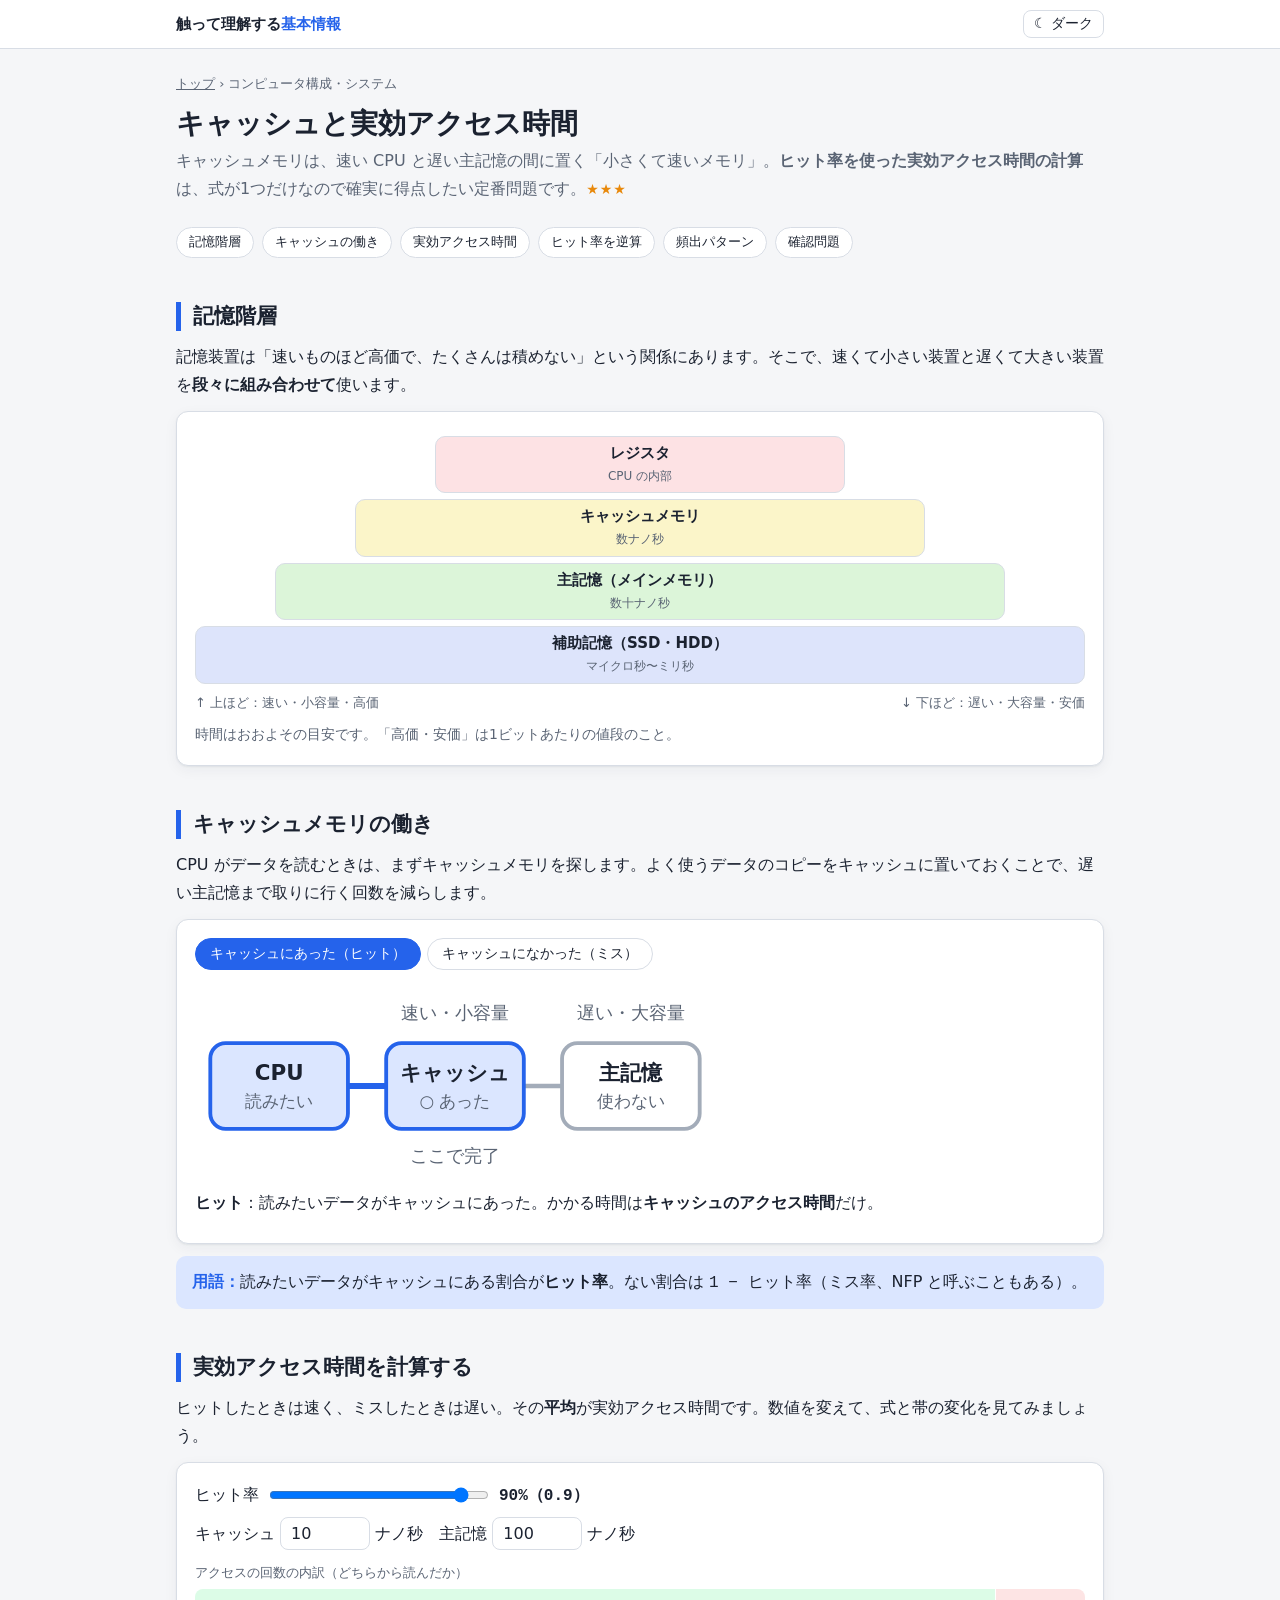
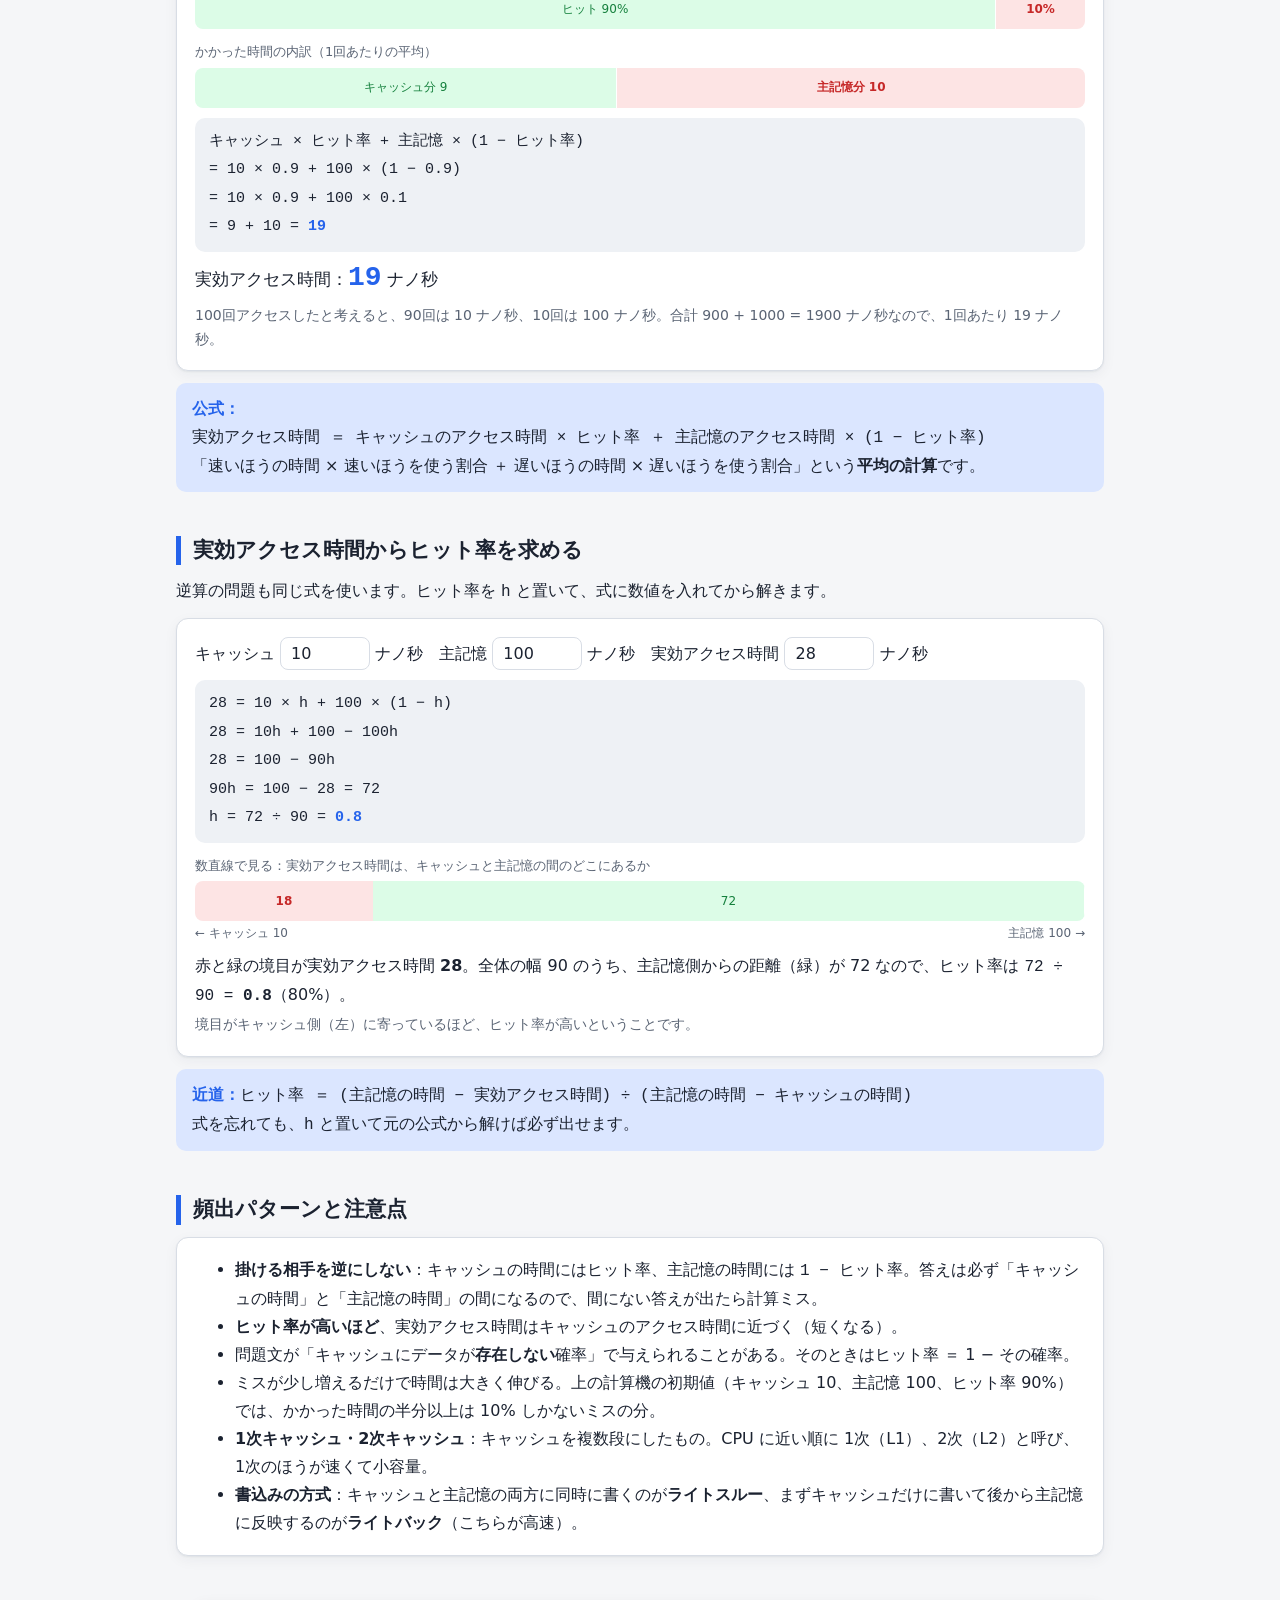
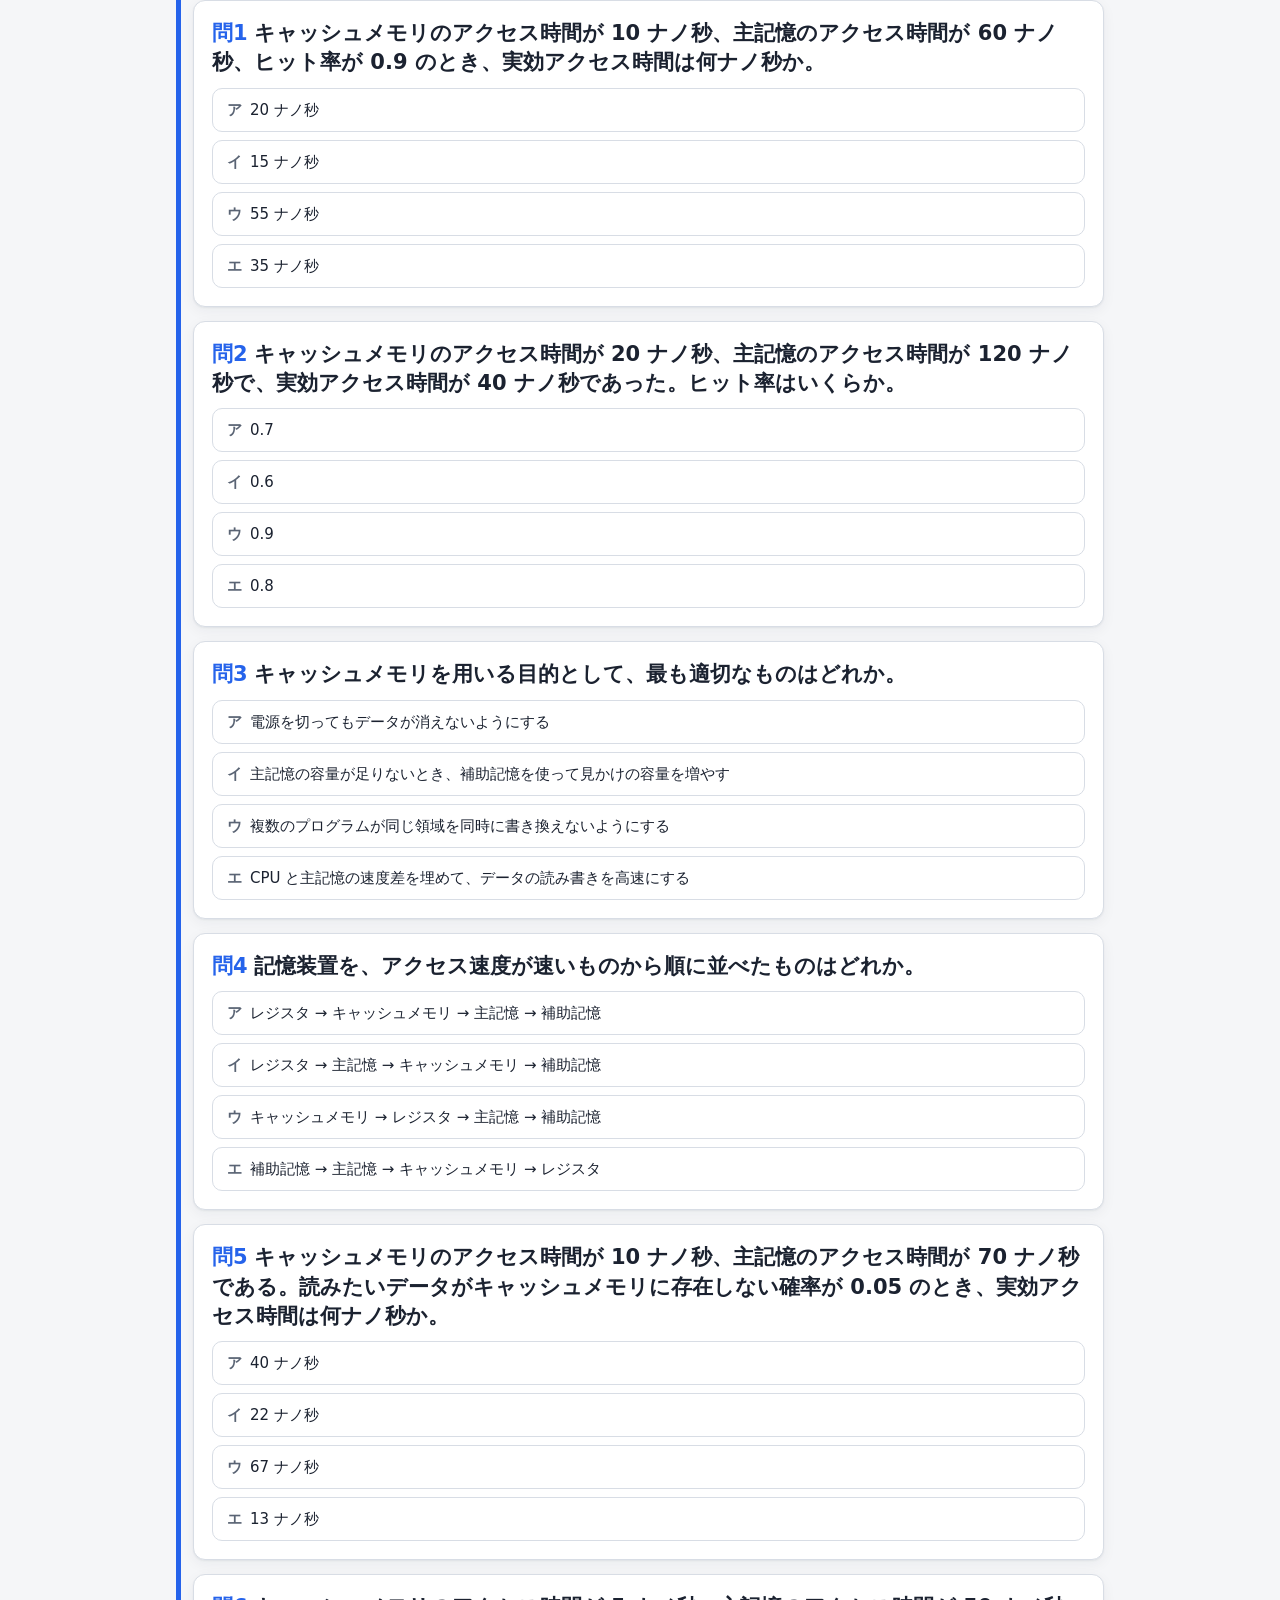
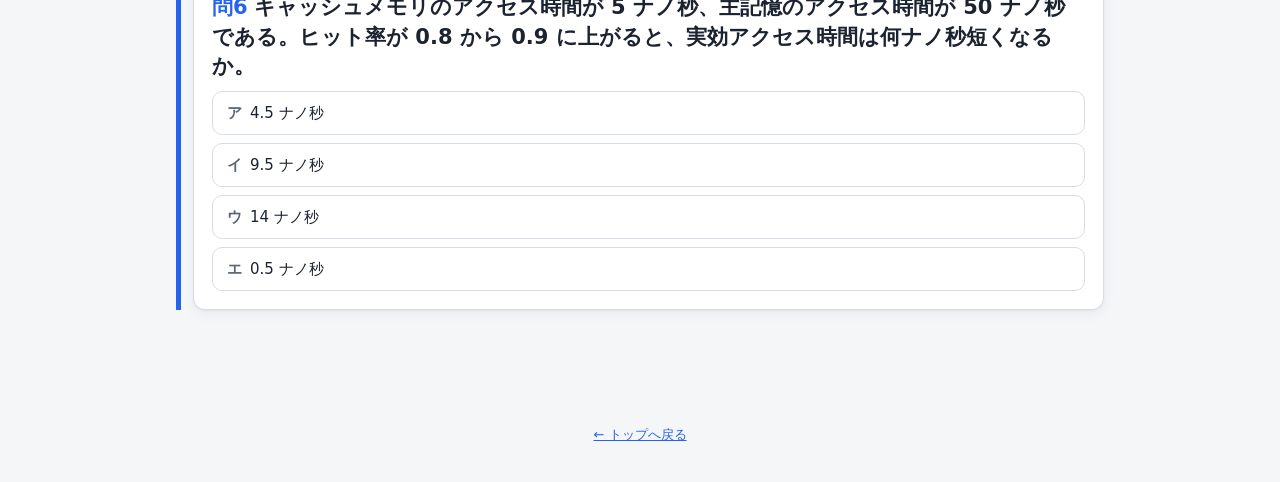
<file: topics/cache.html>
<!doctype html>
<html lang="ja">
<head>
<meta charset="utf-8">
<meta name="viewport" content="width=device-width, initial-scale=1">
<meta name="robots" content="noindex, nofollow">
<title>キャッシュと実効アクセス時間 | 触って理解する基本情報</title>
<link rel="stylesheet" href="../css/style.css">
<script src="../js/common.js"></script>
<style>
  .hier { display: grid; gap: 6px; justify-items: center; margin: 6px 0; }
  .hier .lv { border-radius: 10px; padding: 6px 8px; text-align: center; line-height: 1.4; border: 1px solid var(--border); }
  .hier .lv b { display: block; font-size: 15px; }
  .hier .lv span { font-size: 12px; color: var(--muted); }
  .hier-axis { display: flex; justify-content: space-between; gap: 10px; font-size: 13px; color: var(--muted); margin-top: 8px; flex-wrap: wrap; }
  svg .box rect { fill: var(--surface); stroke: var(--off); stroke-width: 2.5; }
  svg .box.act rect { stroke: var(--accent); fill: var(--accent-soft); }
  svg .box.miss rect { stroke: var(--ng); fill: var(--ng-soft); }
  svg .box .name { fill: var(--text); font-size: 14px; font-weight: 700; }
  svg .box .sub { fill: var(--muted); font-size: 11px; }
  svg .path { stroke: var(--off); stroke-width: 3; fill: none; }
  svg .path.act { stroke: var(--accent); stroke-width: 4; }
  svg .cap { fill: var(--muted); font-size: 12px; }
  .bar { display: flex; height: 40px; border-radius: 8px; overflow: hidden; margin: 4px 0 2px; }
  .bar div { display: flex; align-items: center; justify-content: center; font-size: 12px; white-space: nowrap; overflow: hidden; min-width: 0; }
  .bar .hit { background: var(--ok-soft); color: var(--ok); border-right: 1px solid var(--surface); }
  .bar .miss { background: var(--ng-soft); color: var(--ng); font-weight: 700; }
  .bar-cap { font-size: 13px; color: var(--muted); margin-top: 12px; }
  .ends { display: flex; justify-content: space-between; font-size: 12px; color: var(--muted); }
  .formula { font: 15px/1.9 "Consolas", monospace; background: var(--surface-2); border-radius: 10px; padding: 10px 14px; margin-top: 10px; overflow-x: auto; }
  .formula b { color: var(--accent); }
  .big { font: 700 28px "Consolas", monospace; color: var(--accent); }
  .row-in { display: flex; flex-wrap: wrap; gap: 10px 16px; align-items: center; }
  .row-in input[type="number"] { width: 90px; }
  .slider { display: flex; align-items: center; gap: 8px; flex-wrap: wrap; margin-bottom: 8px; }
  .slider .v { font: 700 16px "Consolas", monospace; min-width: 96px; }
  .total { margin-top: 10px; font-size: 17px; }
  .err { color: var(--ng); font-size: 14px; }
</style>
</head>
<body>
<header class="site-header"><div class="inner">
  <a class="brand" href="../index.html">触って理解する<span>基本情報</span></a>
  <div class="spacer"></div>
  <button class="icon-btn" id="theme-toggle" type="button">☾ ダーク</button>
</div></header>

<main>
  <div class="crumb"><a href="../index.html">トップ</a> › コンピュータ構成・システム</div>
  <h1 class="page-title">キャッシュと実効アクセス時間</h1>
  <p class="page-lead">キャッシュメモリは、速い CPU と遅い主記憶の間に置く「小さくて速いメモリ」。<b>ヒット率を使った実効アクセス時間の計算</b>は、式が1つだけなので確実に得点したい定番問題です。<span class="freq">★★★</span></p>
  <nav class="toc">
    <a href="#hier">記憶階層</a><a href="#flow">キャッシュの働き</a><a href="#calc">実効アクセス時間</a><a href="#inverse">ヒット率を逆算</a><a href="#tips">頻出パターン</a><a href="#quiz">確認問題</a>
  </nav>

  <h2 id="hier">記憶階層</h2>
  <p>記憶装置は「速いものほど高価で、たくさんは積めない」という関係にあります。そこで、速くて小さい装置と遅くて大きい装置を<b>段々に組み合わせて</b>使います。</p>
  <div class="card">
    <div class="hier">
      <div class="lv" style="width:46%;background:var(--l7)"><b>レジスタ</b><span>CPU の内部</span></div>
      <div class="lv" style="width:64%;background:var(--l5)"><b>キャッシュメモリ</b><span>数ナノ秒</span></div>
      <div class="lv" style="width:82%;background:var(--l4)"><b>主記憶（メインメモリ）</b><span>数十ナノ秒</span></div>
      <div class="lv" style="width:100%;background:var(--l2)"><b>補助記憶（SSD・HDD）</b><span>マイクロ秒〜ミリ秒</span></div>
    </div>
    <div class="hier-axis"><span>↑ 上ほど：速い・小容量・高価</span><span>↓ 下ほど：遅い・大容量・安価</span></div>
    <p class="note" style="margin-bottom:0">時間はおおよその目安です。「高価・安価」は1ビットあたりの値段のこと。</p>
  </div>

  <h2 id="flow">キャッシュメモリの働き</h2>
  <p>CPU がデータを読むときは、まずキャッシュメモリを探します。よく使うデータのコピーをキャッシュに置いておくことで、遅い主記憶まで取りに行く回数を減らします。</p>
  <div class="card">
    <div class="seg" id="flow-tabs">
      <button type="button" data-m="hit" aria-pressed="true">キャッシュにあった（ヒット）</button>
      <button type="button" data-m="miss" aria-pressed="false">キャッシュになかった（ミス）</button>
    </div>
    <svg class="diagram" id="flow-svg" viewBox="0 0 340 130" style="max-width:520px" role="img" aria-label="CPU・キャッシュメモリ・主記憶の関係図"></svg>
    <div id="flow-text"></div>
  </div>
  <div class="point"><b>用語：</b>読みたいデータがキャッシュにある割合が<b>ヒット率</b>。ない割合は <span class="mono">1 − ヒット率</span>（ミス率、NFP と呼ぶこともある）。</div>

  <h2 id="calc">実効アクセス時間を計算する</h2>
  <p>ヒットしたときは速く、ミスしたときは遅い。その<b>平均</b>が実効アクセス時間です。数値を変えて、式と帯の変化を見てみましょう。</p>
  <div class="card">
    <div class="slider">
      <label for="c-h">ヒット率</label>
      <input type="range" id="c-h" min="0" max="100" step="1" value="90">
      <span class="v" id="c-hv"></span>
    </div>
    <div class="row-in">
      <label>キャッシュ <input type="number" id="c-tc" value="10" min="0" max="100000"> ナノ秒</label>
      <label>主記憶 <input type="number" id="c-tm" value="100" min="0" max="100000"> ナノ秒</label>
    </div>
    <div class="bar-cap">アクセスの回数の内訳（どちらから読んだか）</div>
    <div class="bar" id="c-bar1"></div>
    <div class="bar-cap">かかった時間の内訳（1回あたりの平均）</div>
    <div class="bar" id="c-bar2"></div>
    <div class="formula" id="c-formula"></div>
    <div class="total" id="c-total"></div>
    <p class="note" id="c-note" style="margin-bottom:0"></p>
  </div>
  <div class="point"><b>公式：</b><br>
    <span class="mono">実効アクセス時間 ＝ キャッシュのアクセス時間 × ヒット率 ＋ 主記憶のアクセス時間 × (1 − ヒット率)</span><br>
    「速いほうの時間 × 速いほうを使う割合 ＋ 遅いほうの時間 × 遅いほうを使う割合」という<b>平均の計算</b>です。</div>

  <h2 id="inverse">実効アクセス時間からヒット率を求める</h2>
  <p>逆算の問題も同じ式を使います。ヒット率を <span class="mono">h</span> と置いて、式に数値を入れてから解きます。</p>
  <div class="card">
    <div class="row-in">
      <label>キャッシュ <input type="number" id="i-tc" value="10" min="0" max="100000"> ナノ秒</label>
      <label>主記憶 <input type="number" id="i-tm" value="100" min="0" max="100000"> ナノ秒</label>
      <label>実効アクセス時間 <input type="number" id="i-te" value="28" min="0" max="100000"> ナノ秒</label>
    </div>
    <div class="err" id="i-err"></div>
    <div id="i-body">
      <div class="formula" id="i-formula"></div>
      <div class="bar-cap">数直線で見る：実効アクセス時間は、キャッシュと主記憶の間のどこにあるか</div>
      <div class="bar" id="i-bar"></div>
      <div class="ends" id="i-ends"></div>
      <p id="i-text" style="margin-bottom:0"></p>
    </div>
  </div>
  <div class="point"><b>近道：</b><span class="mono">ヒット率 ＝ (主記憶の時間 − 実効アクセス時間) ÷ (主記憶の時間 − キャッシュの時間)</span><br>
    式を忘れても、<span class="mono">h</span> と置いて元の公式から解けば必ず出せます。</div>

  <h2 id="tips">頻出パターンと注意点</h2>
  <div class="card">
    <ul style="margin:0">
      <li><b>掛ける相手を逆にしない</b>：キャッシュの時間にはヒット率、主記憶の時間には <span class="mono">1 − ヒット率</span>。答えは必ず「キャッシュの時間」と「主記憶の時間」の間になるので、間にない答えが出たら計算ミス。</li>
      <li><b>ヒット率が高いほど</b>、実効アクセス時間はキャッシュのアクセス時間に近づく（短くなる）。</li>
      <li>問題文が「キャッシュにデータが<b>存在しない</b>確率」で与えられることがある。そのときはヒット率 ＝ 1 − その確率。</li>
      <li>ミスが少し増えるだけで時間は大きく伸びる。上の計算機の初期値（キャッシュ 10、主記憶 100、ヒット率 90%）では、かかった時間の半分以上は 10% しかないミスの分。</li>
      <li><b>1次キャッシュ・2次キャッシュ</b>：キャッシュを複数段にしたもの。CPU に近い順に 1次（L1）、2次（L2）と呼び、1次のほうが速くて小容量。</li>
      <li><b>書込みの方式</b>：キャッシュと主記憶の両方に同時に書くのが<b>ライトスルー</b>、まずキャッシュだけに書いて後から主記憶に反映するのが<b>ライトバック</b>（こちらが高速）。</li>
    </ul>
  </div>

  <h2 id="quiz">確認問題</h2>
  <div id="quiz"></div>
</main>
<footer class="site-footer"><a href="../index.html">← トップへ戻る</a></footer>

<script>
(function () {
  const $ = id => document.getElementById(id);
  const r4 = x => Math.round(x * 10000) / 10000;
  const val = (id, d) => { const v = +$(id).value; return $(id).value === '' || !isFinite(v) || v < 0 ? d : v; };

  // ---- CPU・キャッシュ・主記憶の関係図 ----
  let flowMode = 'hit';
  function renderFlow() {
    const hit = flowMode === 'hit';
    const box = (x, cls, name, sub) => `<g class="box ${cls}"><rect x="${x}" y="40" width="90" height="56" rx="10"/>
      <text class="name" x="${x + 45}" y="64" text-anchor="middle">${name}</text>
      <text class="sub" x="${x + 45}" y="82" text-anchor="middle">${sub}</text></g>`;
    $('flow-svg').innerHTML =
      `<line class="path act" x1="100" y1="68" x2="125" y2="68"/>
       <line class="path ${hit ? '' : 'act'}" x1="215" y1="68" x2="240" y2="68"/>`
      + box(10, 'act', 'CPU', '読みたい')
      + box(125, hit ? 'act' : 'miss', 'キャッシュ', hit ? '○ あった' : '× ない')
      + box(240, hit ? '' : 'act', '主記憶', hit ? '使わない' : 'ここから読む')
      + `<text class="cap" x="170" y="24" text-anchor="middle">速い・小容量</text>
         <text class="cap" x="285" y="24" text-anchor="middle">遅い・大容量</text>
         <text class="cap" x="170" y="118" text-anchor="middle">${hit ? 'ここで完了' : ''}</text>`;
    $('flow-text').innerHTML = hit
      ? '<p><b>ヒット</b>：読みたいデータがキャッシュにあった。かかる時間は<b>キャッシュのアクセス時間</b>だけ。</p>'
      : '<p><b>ミス</b>：キャッシュになかったので主記憶から読む。かかる時間は<b>主記憶のアクセス時間</b>。読んだデータはキャッシュにもコピーされ、次回からはヒットする。</p>';
    document.querySelectorAll('#flow-tabs button').forEach(b => b.setAttribute('aria-pressed', b.dataset.m === flowMode));
  }
  document.querySelectorAll('#flow-tabs button').forEach(b => b.addEventListener('click', () => { flowMode = b.dataset.m; renderFlow(); }));
  renderFlow();

  // ---- 実効アクセス時間 ----
  function renderCalc() {
    const hp = +$('c-h').value, h = hp / 100, m = r4(1 - h);
    const tc = val('c-tc', 0), tm = val('c-tm', 0);
    const a = r4(tc * h), b = r4(tm * m), t = r4(a + b);
    $('c-hv').textContent = `${hp}%（${h}）`;
    // 帯が細いときは文字が切れるので、短い表記にするか省く
    const lab = (share, long, short) => (share >= 0.3 ? long : share >= 0.1 ? short : '');
    $('c-bar1').innerHTML = `<div class="hit" style="flex:${hp}">${lab(h, `ヒット ${hp}%`, `${hp}%`)}</div><div class="miss" style="flex:${100 - hp}">${lab((100 - hp) / 100, `ミス ${100 - hp}%`, `${100 - hp}%`)}</div>`;
    $('c-bar2').innerHTML = (a + b > 0)
      ? `<div class="hit" style="flex:${a}">${lab(a / (a + b), `キャッシュ分 ${a}`, a)}</div><div class="miss" style="flex:${b}">${lab(b / (a + b), `主記憶分 ${b}`, b)}</div>`
      : '';
    $('c-formula').innerHTML = `キャッシュ × ヒット率 + 主記憶 × (1 − ヒット率)<br>
      = ${tc} × ${h} + ${tm} × (1 − ${h})<br>
      = ${tc} × ${h} + ${tm} × ${m}<br>
      = ${a} + ${b} = <b>${t}</b>`;
    $('c-total').innerHTML = `実効アクセス時間：<span class="big">${t}</span> ナノ秒`;
    $('c-note').textContent = `100回アクセスしたと考えると、${hp}回は ${tc} ナノ秒、${100 - hp}回は ${tm} ナノ秒。`
      + `合計 ${r4(tc * hp)} + ${r4(tm * (100 - hp))} = ${r4(tc * hp + tm * (100 - hp))} ナノ秒なので、1回あたり ${t} ナノ秒。`;
  }
  ['c-h', 'c-tc', 'c-tm'].forEach(id => $(id).addEventListener('input', renderCalc));
  renderCalc();

  // ---- 逆算 ----
  function renderInv() {
    const tc = val('i-tc', 0), tm = val('i-tm', 0), te = val('i-te', 0);
    let err = '';
    if (tm <= tc) err = '主記憶のアクセス時間は、キャッシュより大きい値にしてください。';
    else if (te < tc || te > tm) err = `実効アクセス時間は、キャッシュ（${tc}）と主記憶（${tm}）の間の値になります。その範囲で入力してください。`;
    $('i-err').textContent = err;
    $('i-body').hidden = !!err;
    if (err) return;
    const d = r4(tm - tc), n = r4(tm - te), h = r4(n / d);
    $('i-formula').innerHTML = `${te} = ${tc} × h + ${tm} × (1 − h)<br>
      ${te} = ${tc}h + ${tm} − ${tm}h<br>
      ${te} = ${tm} − ${d}h<br>
      ${d}h = ${tm} − ${te} = ${n}<br>
      h = ${n} ÷ ${d} = <b>${h}</b>`;
    const left = r4(te - tc);
    $('i-bar').innerHTML = `<div class="miss" style="flex:${left}">${left}</div><div class="hit" style="flex:${n}">${n}</div>`;
    $('i-ends').innerHTML = `<span>← キャッシュ ${tc}</span><span>主記憶 ${tm} →</span>`;
    $('i-text').innerHTML = `赤と緑の境目が実効アクセス時間 <b>${te}</b>。全体の幅 ${d} のうち、主記憶側からの距離（緑）が ${n} なので、ヒット率は <span class="mono">${n} ÷ ${d} = <b>${h}</b></span>（${r4(h * 100)}%）。<br>
      <span class="note">境目がキャッシュ側（左）に寄っているほど、ヒット率が高いということです。</span>`;
  }
  ['i-tc', 'i-tm', 'i-te'].forEach(id => $(id).addEventListener('input', renderInv));
  renderInv();

  // ---- 確認問題 ----
  FE.quiz($('quiz'), 'cache', [
    { q: 'キャッシュメモリのアクセス時間が 10 ナノ秒、主記憶のアクセス時間が 60 ナノ秒、ヒット率が 0.9 のとき、実効アクセス時間は何ナノ秒か。',
      choices: ['15 ナノ秒', '20 ナノ秒', '35 ナノ秒', '55 ナノ秒'], answer: 0,
      explain: '10 × 0.9 + 60 × (1 − 0.9) = 9 + 6 = 15 ナノ秒。55 は掛ける相手を逆にした値、35 は単純に平均した値です。' },
    { q: 'キャッシュメモリのアクセス時間が 20 ナノ秒、主記憶のアクセス時間が 120 ナノ秒で、実効アクセス時間が 40 ナノ秒であった。ヒット率はいくらか。',
      choices: ['0.6', '0.7', '0.8', '0.9'], answer: 2,
      explain: 'ヒット率を h とすると 40 = 20h + 120(1 − h) = 120 − 100h。100h = 80 なので h = 0.8。検算：20 × 0.8 + 120 × 0.2 = 16 + 24 = 40。' },
    { q: 'キャッシュメモリを用いる目的として、最も適切なものはどれか。',
      choices: ['主記憶の容量が足りないとき、補助記憶を使って見かけの容量を増やす', 'CPU と主記憶の速度差を埋めて、データの読み書きを高速にする', '電源を切ってもデータが消えないようにする', '複数のプログラムが同じ領域を同時に書き換えないようにする'], answer: 1,
      explain: 'キャッシュメモリは、高速な CPU と低速な主記憶の間に置き、速度差を埋めるためのものです。補助記憶で見かけの容量を増やすのは仮想記憶の説明です。' },
    { q: '記憶装置を、アクセス速度が速いものから順に並べたものはどれか。',
      choices: ['レジスタ → キャッシュメモリ → 主記憶 → 補助記憶', 'キャッシュメモリ → レジスタ → 主記憶 → 補助記憶', 'レジスタ → 主記憶 → キャッシュメモリ → 補助記憶', '補助記憶 → 主記憶 → キャッシュメモリ → レジスタ'], answer: 0,
      explain: 'CPU に近いほど速く、小容量です。レジスタ（CPU 内部）→ キャッシュメモリ → 主記憶 → 補助記憶の順です。' },
    { q: 'キャッシュメモリのアクセス時間が 10 ナノ秒、主記憶のアクセス時間が 70 ナノ秒である。読みたいデータがキャッシュメモリに<b>存在しない</b>確率が 0.05 のとき、実効アクセス時間は何ナノ秒か。',
      choices: ['13 ナノ秒', '22 ナノ秒', '40 ナノ秒', '67 ナノ秒'], answer: 0,
      explain: '存在しない確率が 0.05 なので、ヒット率は 0.95。10 × 0.95 + 70 × 0.05 = 9.5 + 3.5 = 13 ナノ秒。' },
    { q: 'キャッシュメモリのアクセス時間が 5 ナノ秒、主記憶のアクセス時間が 50 ナノ秒である。ヒット率が 0.8 から 0.9 に上がると、実効アクセス時間は何ナノ秒短くなるか。',
      choices: ['0.5 ナノ秒', '4.5 ナノ秒', '9.5 ナノ秒', '14 ナノ秒'], answer: 1,
      explain: 'ヒット率 0.8：5 × 0.8 + 50 × 0.2 = 4 + 10 = 14。ヒット率 0.9：5 × 0.9 + 50 × 0.1 = 4.5 + 5 = 9.5。差は 14 − 9.5 = 4.5 ナノ秒。' },
  ]);
})();
</script>
</body>
</html>
</file>
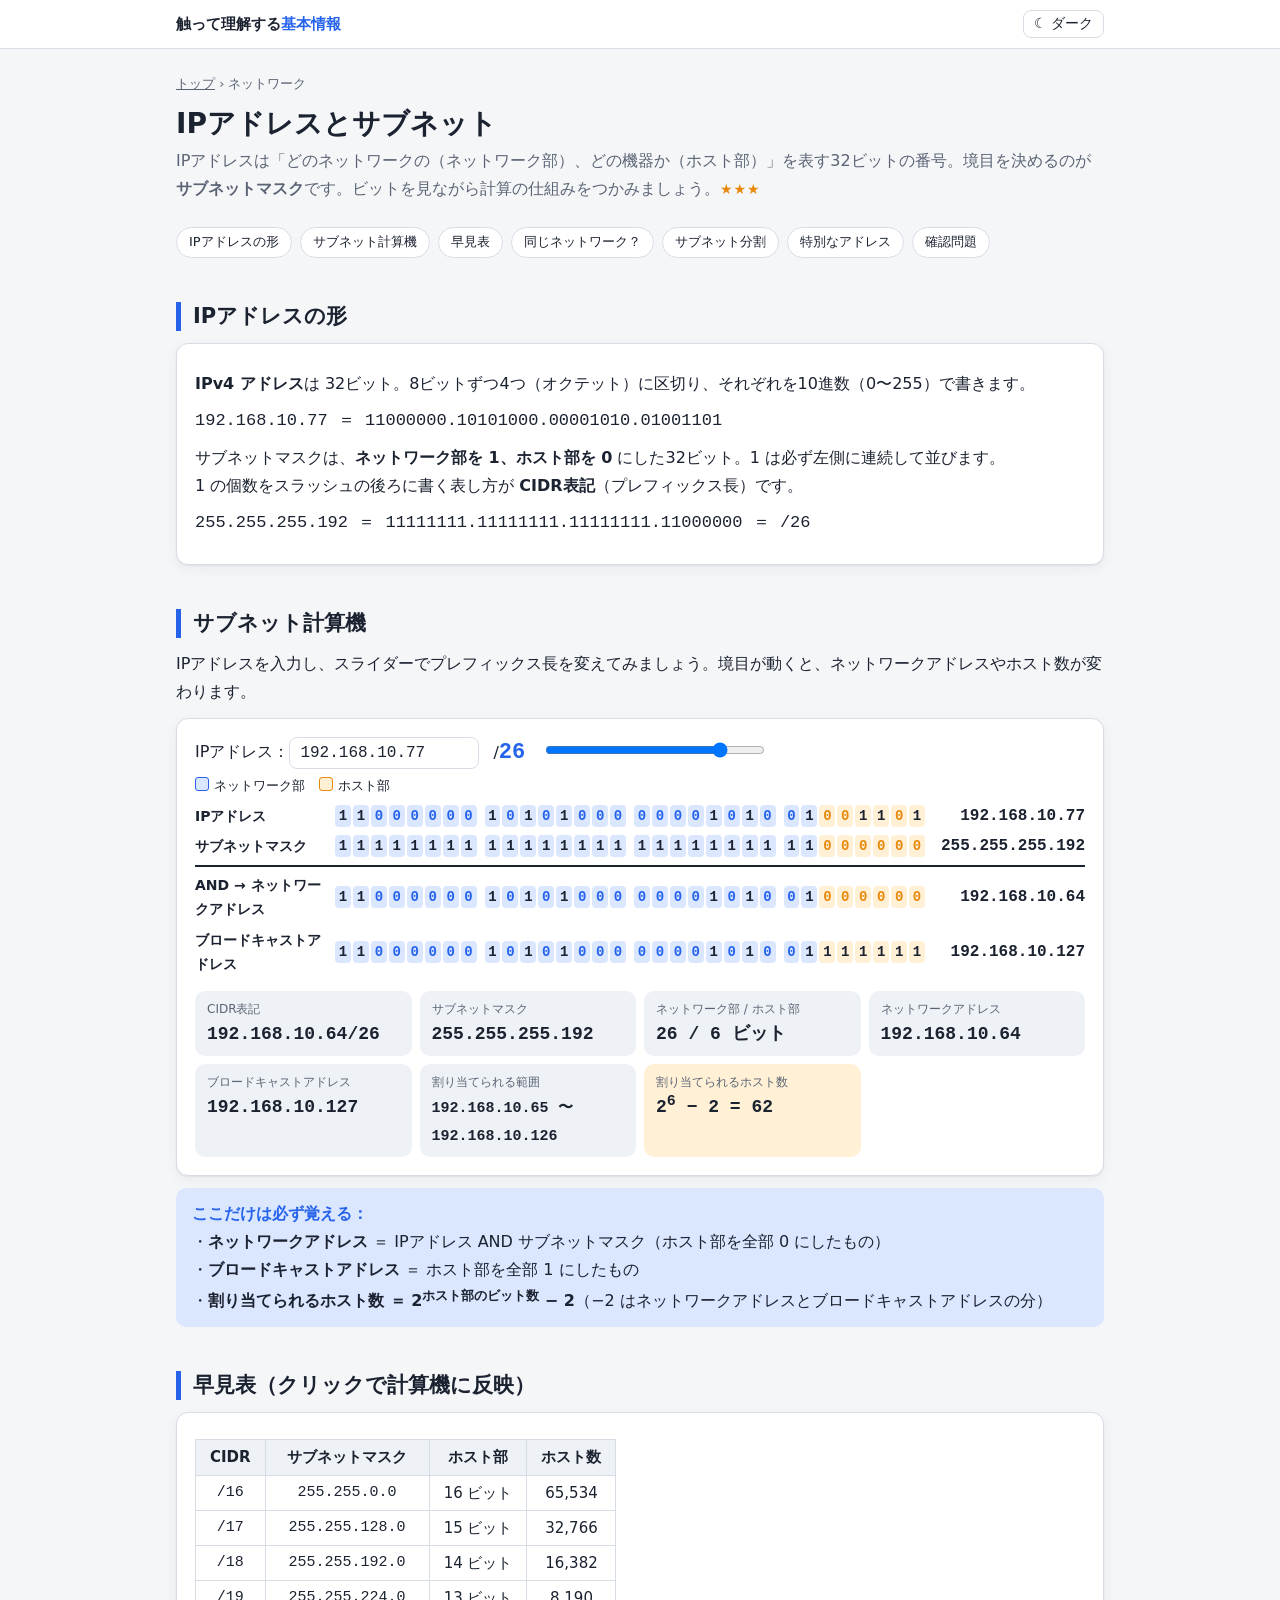
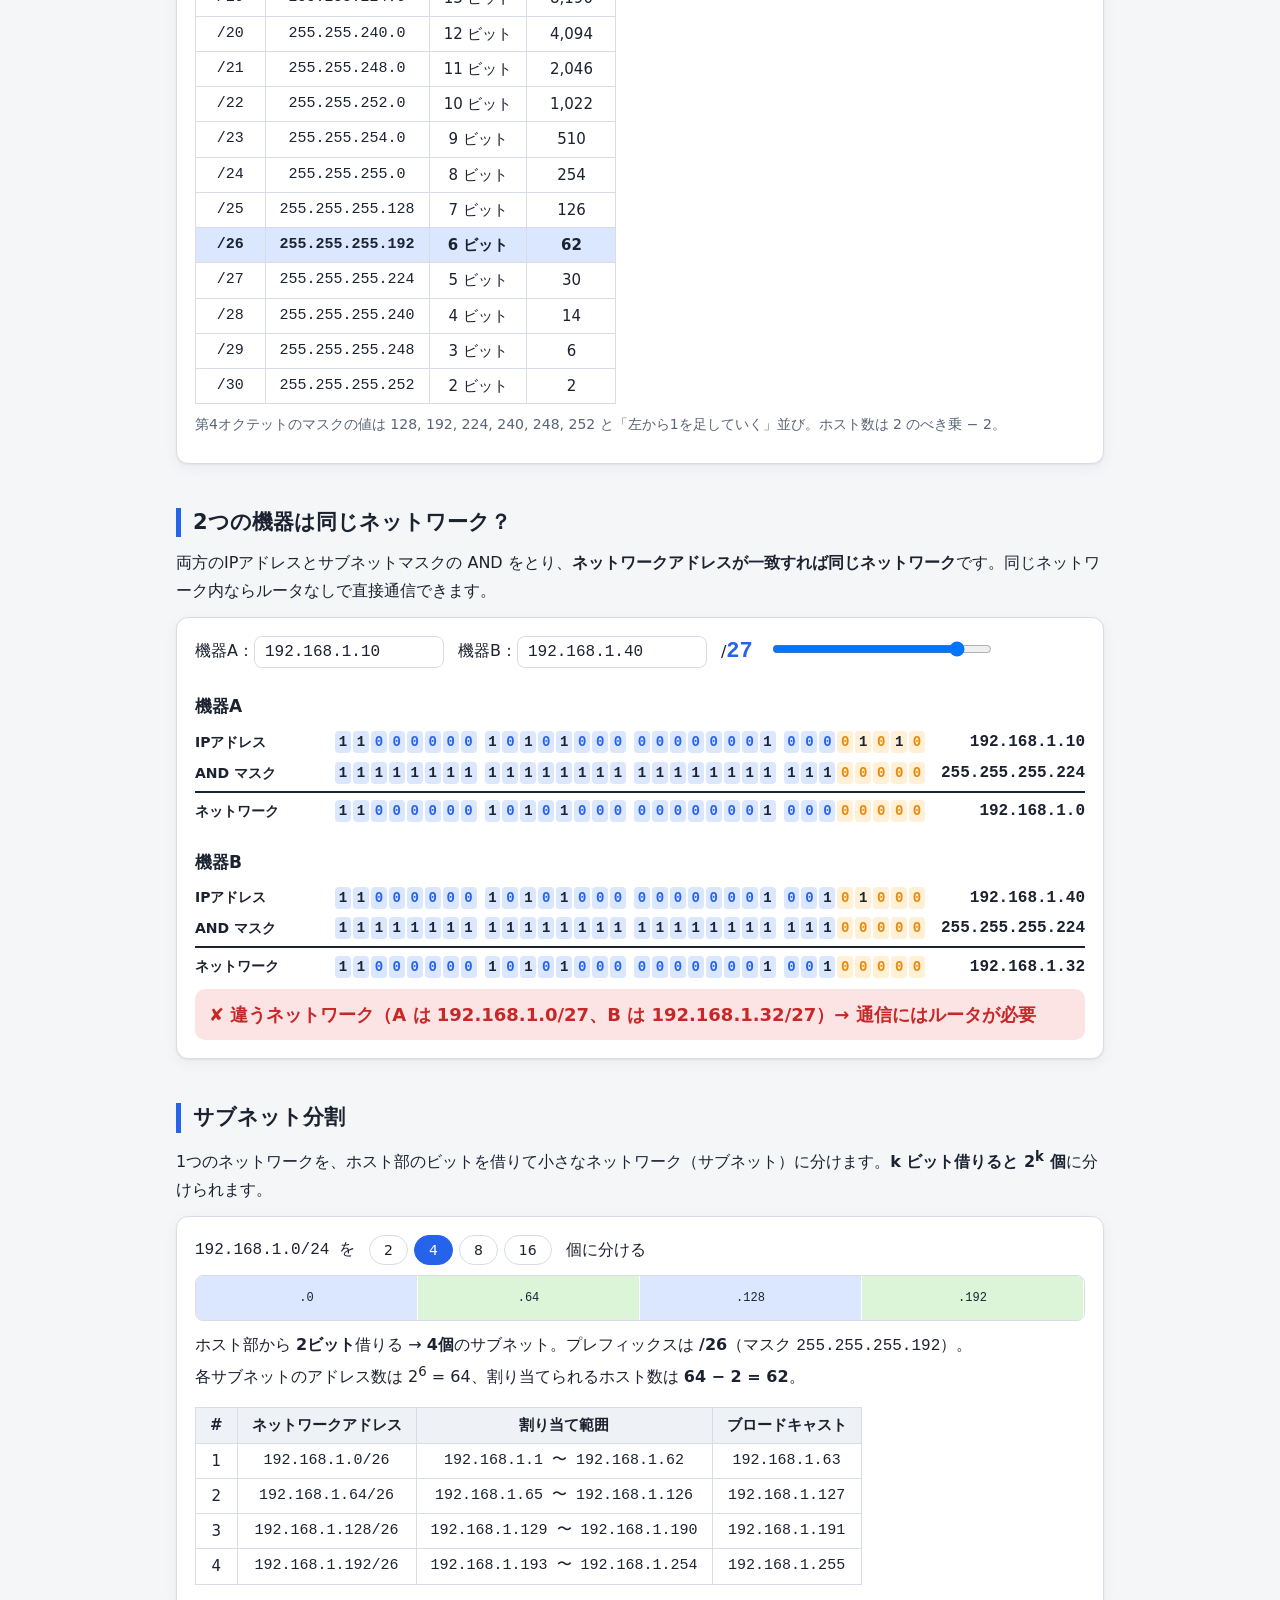
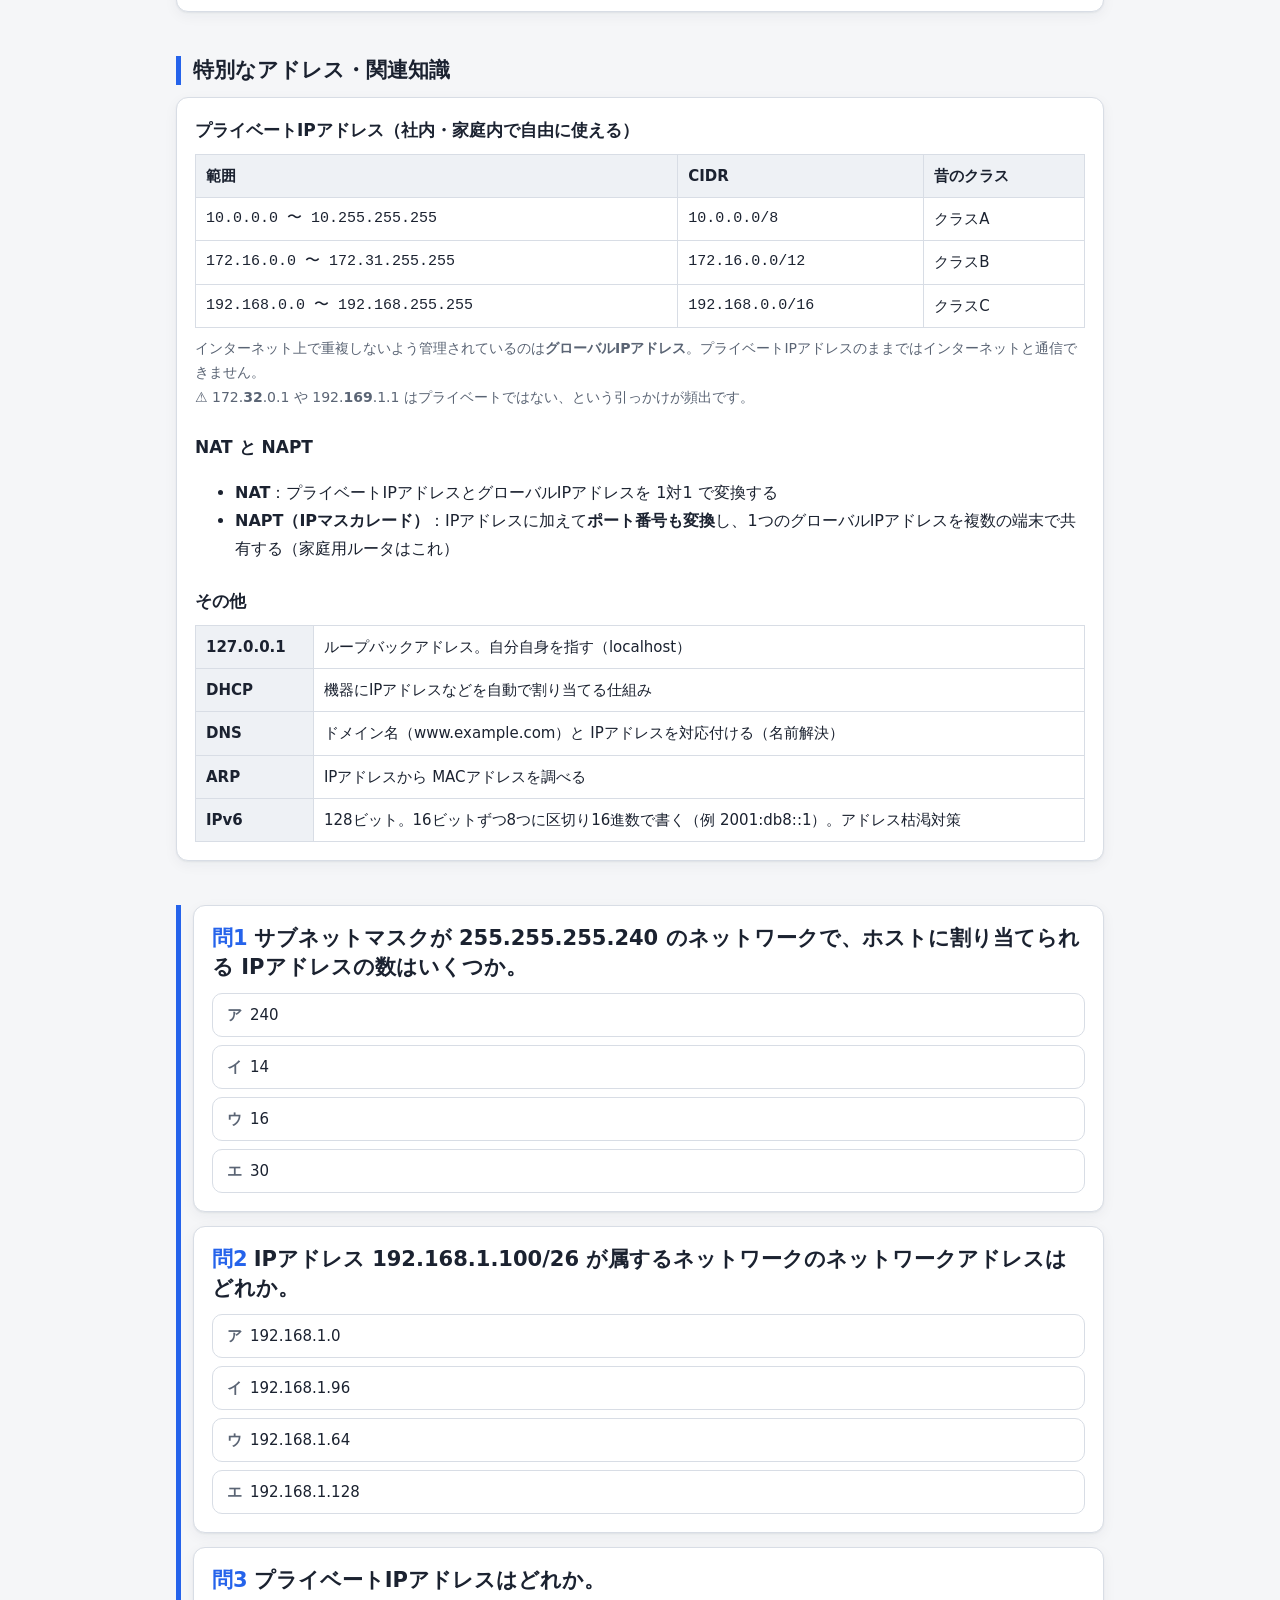
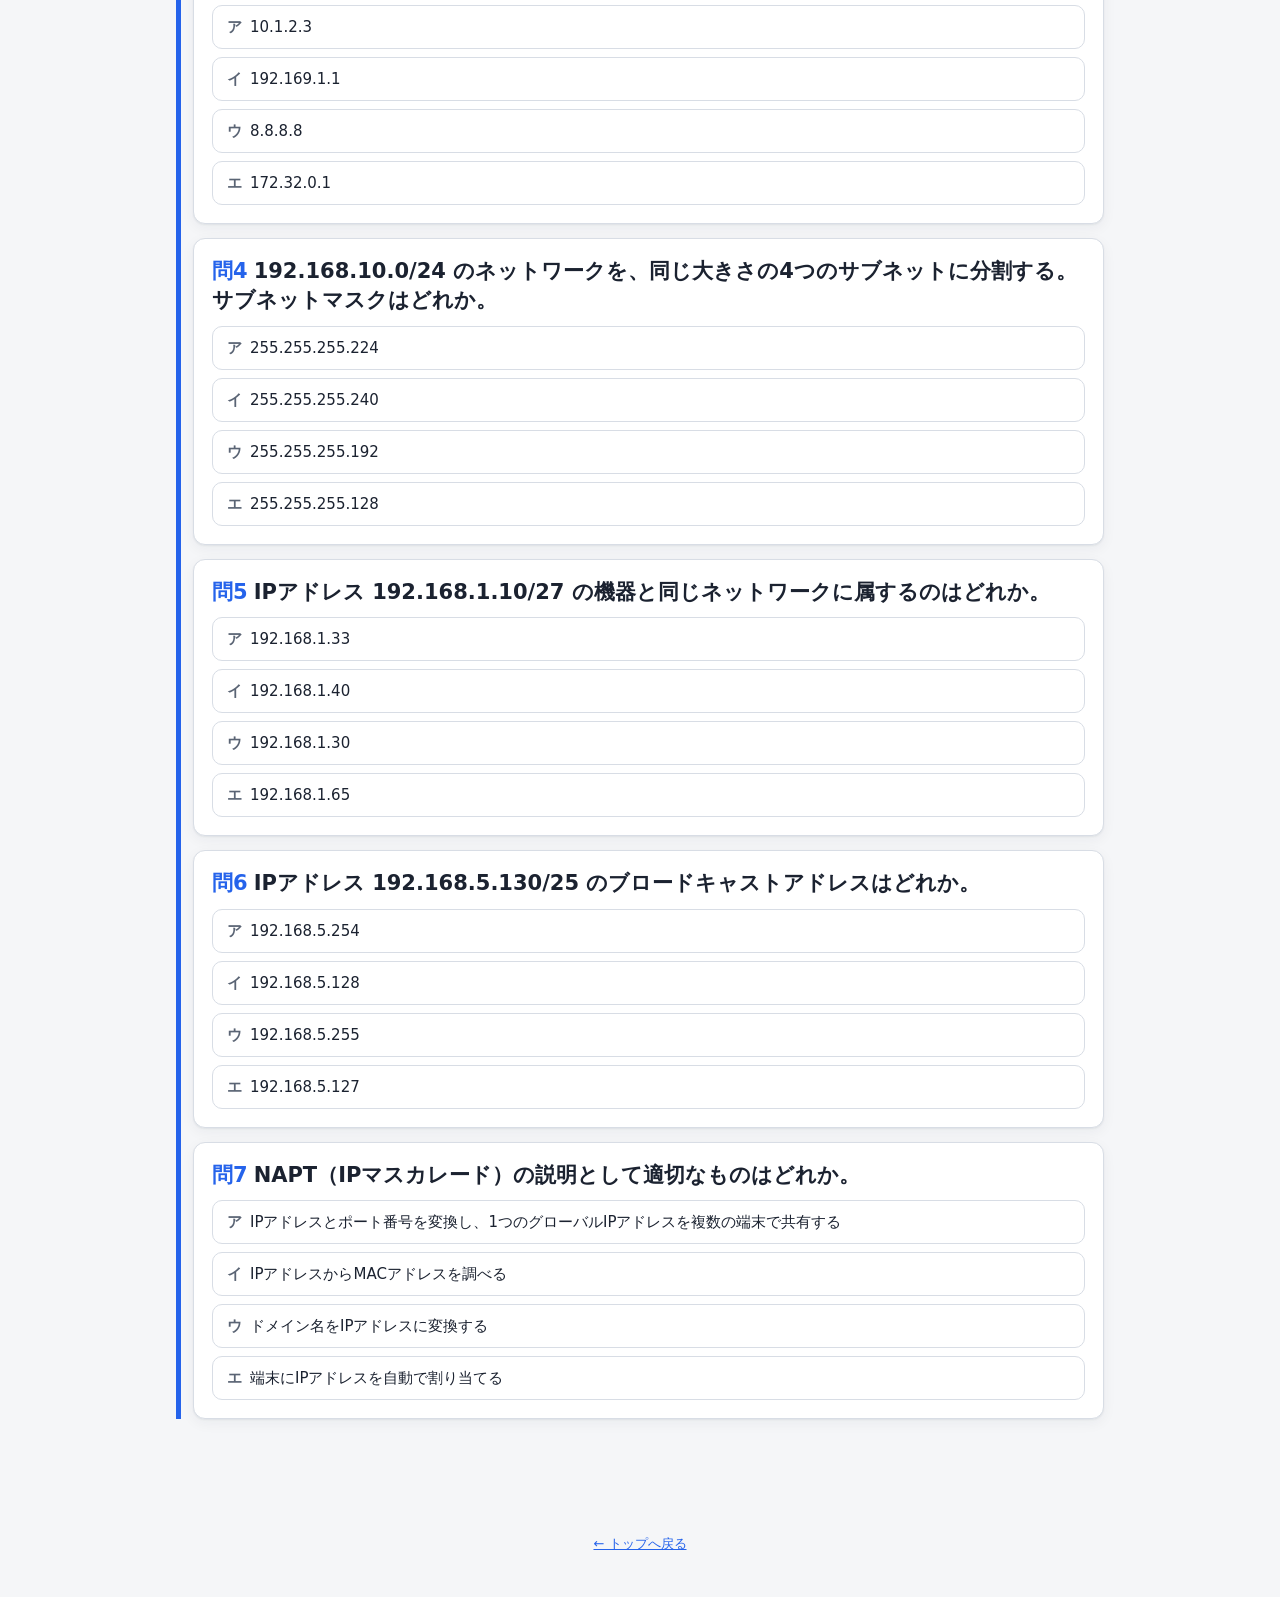
<file: topics/ip-subnet.html>
<!doctype html>
<html lang="ja">
<head>
<meta charset="utf-8">
<meta name="viewport" content="width=device-width, initial-scale=1">
<meta name="robots" content="noindex, nofollow">
<title>IPアドレスとサブネット | 触って理解する基本情報</title>
<link rel="stylesheet" href="../css/style.css">
<script src="../js/common.js"></script>
<style>
  .bitrow { display: grid; grid-template-columns: 130px 1fr 150px; gap: 10px; align-items: center; margin: 6px 0; }
  .bitrow .lab { font-size: 14px; font-weight: 600; }
  .bitrow .dec { font: 700 16px "Consolas", monospace; text-align: right; }
  .octets { display: grid; grid-template-columns: repeat(4, 1fr); gap: 8px; }
  .octet { display: grid; grid-template-columns: repeat(8, 1fr); gap: 2px; }
  .b {
    font: 700 14px "Consolas", monospace; text-align: center; border-radius: 4px; padding: 3px 0;
    background: var(--surface-2); color: var(--muted);
  }
  .b.n { background: var(--accent-soft); color: var(--accent); }
  .b.h { background: var(--on-soft); color: var(--on); }
  .b.one { color: var(--text); }
  .bitrow.sep { border-top: 2px solid var(--text); padding-top: 6px; }
  @media (max-width: 760px) {
    .bitrow { grid-template-columns: 1fr; gap: 2px; }
    .bitrow .dec { text-align: left; }
    .b { font-size: 11px; }
    .octets { gap: 5px; }
  }
  .legend { display: flex; gap: 14px; flex-wrap: wrap; font-size: 13px; margin: 6px 0 4px; }
  .legend span::before { content: ""; display: inline-block; width: 12px; height: 12px; border-radius: 3px; margin-right: 5px; vertical-align: -1px; }
  .legend .ln::before { background: var(--accent-soft); border: 1px solid var(--accent); }
  .legend .lh::before { background: var(--on-soft); border: 1px solid var(--on); }
  .calc-in { display: flex; flex-wrap: wrap; gap: 14px; align-items: center; }
  .calc-in input[type="text"] { width: 190px; font-family: "Consolas", monospace; }
  .prefix-num { font: 700 22px "Consolas", monospace; color: var(--accent); min-width: 44px; display: inline-block; }
  .err { color: var(--ng); font-size: 14px; }
  .res-grid { display: grid; grid-template-columns: repeat(auto-fit, minmax(200px, 1fr)); gap: 8px; margin-top: 14px; }
  .res-grid div { background: var(--surface-2); border-radius: 10px; padding: 8px 12px; }
  .res-grid small { display: block; color: var(--muted); font-size: 12px; }
  .res-grid b { font: 700 18px "Consolas", monospace; }
  .res-grid .hl { background: var(--on-soft); }
  .verdict { font-size: 18px; font-weight: 700; padding: 10px 14px; border-radius: 10px; margin-top: 10px; }
  .verdict.same { background: var(--ok-soft); color: var(--ok); }
  .verdict.diff { background: var(--ng-soft); color: var(--ng); }
  .split-bar { display: flex; height: 46px; border-radius: 8px; overflow: hidden; border: 1px solid var(--border); margin: 10px 0; }
  .split-bar div { flex: 1; display: flex; align-items: center; justify-content: center; font: 12px "Consolas", monospace; border-right: 1px solid var(--surface); color: var(--text); min-width: 0; overflow: hidden; }
  .split-bar div:nth-child(odd) { background: var(--accent-soft); }
  .split-bar div:nth-child(even) { background: var(--l4); }
  table.tt tr.sel td { background: var(--accent-soft); font-weight: 700; }
</style>
</head>
<body>
<header class="site-header"><div class="inner">
  <a class="brand" href="../index.html">触って理解する<span>基本情報</span></a>
  <div class="spacer"></div>
  <button class="icon-btn" id="theme-toggle" type="button">☾ ダーク</button>
</div></header>

<main>
  <div class="crumb"><a href="../index.html">トップ</a> › ネットワーク</div>
  <h1 class="page-title">IPアドレスとサブネット</h1>
  <p class="page-lead">IPアドレスは「どのネットワークの（ネットワーク部）、どの機器か（ホスト部）」を表す32ビットの番号。境目を決めるのが<b>サブネットマスク</b>です。ビットを見ながら計算の仕組みをつかみましょう。<span class="freq">★★★</span></p>
  <nav class="toc">
    <a href="#basic">IPアドレスの形</a><a href="#calc">サブネット計算機</a><a href="#table">早見表</a><a href="#same">同じネットワーク？</a><a href="#split">サブネット分割</a><a href="#special">特別なアドレス</a><a href="#quiz">確認問題</a>
  </nav>

  <h2 id="basic">IPアドレスの形</h2>
  <div class="card">
    <p><b>IPv4 アドレス</b>は 32ビット。8ビットずつ4つ（オクテット）に区切り、それぞれを10進数（0〜255）で書きます。</p>
    <p class="mono" style="font-size:17px">192.168.10.77 ＝ 11000000.10101000.00001010.01001101</p>
    <p>サブネットマスクは、<b>ネットワーク部を 1、ホスト部を 0</b> にした32ビット。1 は必ず左側に連続して並びます。<br>
      1 の個数をスラッシュの後ろに書く表し方が <b>CIDR表記</b>（プレフィックス長）です。</p>
    <p class="mono" style="font-size:17px">255.255.255.192 ＝ 11111111.11111111.11111111.11000000 ＝ /26</p>
  </div>

  <h2 id="calc">サブネット計算機</h2>
  <p>IPアドレスを入力し、スライダーでプレフィックス長を変えてみましょう。境目が動くと、ネットワークアドレスやホスト数が変わります。</p>
  <div class="card">
    <div class="calc-in">
      <label>IPアドレス：<input type="text" id="c-ip" value="192.168.10.77" inputmode="decimal"></label>
      <label>/<span class="prefix-num" id="c-pnum">26</span><input type="range" id="c-prefix" min="8" max="30" value="26"></label>
      <span class="err" id="c-err"></span>
    </div>
    <div class="legend"><span class="ln">ネットワーク部</span><span class="lh">ホスト部</span></div>
    <div id="c-rows"></div>
    <div class="res-grid" id="c-res"></div>
  </div>
  <div class="point"><b>ここだけは必ず覚える：</b><br>
    ・<b>ネットワークアドレス</b> ＝ IPアドレス AND サブネットマスク（ホスト部を全部 0 にしたもの）<br>
    ・<b>ブロードキャストアドレス</b> ＝ ホスト部を全部 1 にしたもの<br>
    ・<b>割り当てられるホスト数 ＝ 2<sup>ホスト部のビット数</sup> − 2</b>（−2 はネットワークアドレスとブロードキャストアドレスの分）</div>

  <h2 id="table">早見表（クリックで計算機に反映）</h2>
  <div class="card table-wrap">
    <table class="tt" id="mask-table"></table>
    <p class="note">第4オクテットのマスクの値は 128, 192, 224, 240, 248, 252 と「左から1を足していく」並び。ホスト数は 2 のべき乗 − 2。</p>
  </div>

  <h2 id="same">2つの機器は同じネットワーク？</h2>
  <p>両方のIPアドレスとサブネットマスクの AND をとり、<b>ネットワークアドレスが一致すれば同じネットワーク</b>です。同じネットワーク内ならルータなしで直接通信できます。</p>
  <div class="card">
    <div class="calc-in">
      <label>機器A：<input type="text" id="s-a" value="192.168.1.10"></label>
      <label>機器B：<input type="text" id="s-b" value="192.168.1.40"></label>
      <label>/<span class="prefix-num" id="s-pnum">27</span><input type="range" id="s-prefix" min="8" max="30" value="27"></label>
      <span class="err" id="s-err"></span>
    </div>
    <div id="s-rows"></div>
    <div id="s-verdict"></div>
  </div>

  <h2 id="split">サブネット分割</h2>
  <p>1つのネットワークを、ホスト部のビットを借りて小さなネットワーク（サブネット）に分けます。<b>k ビット借りると 2<sup>k</sup> 個</b>に分けられます。</p>
  <div class="card">
    <div class="calc-in">
      <span class="mono">192.168.1.0/24 を</span>
      <div class="seg" id="split-seg" style="margin:0"></div>
      <span>個に分ける</span>
    </div>
    <div class="split-bar" id="split-bar"></div>
    <p id="split-sum"></p>
    <div class="table-wrap"><table class="tt" id="split-table"></table></div>
  </div>

  <h2 id="special">特別なアドレス・関連知識</h2>
  <div class="card table-wrap">
    <h3 style="margin-top:0">プライベートIPアドレス（社内・家庭内で自由に使える）</h3>
    <table class="info">
      <tr><th>範囲</th><th>CIDR</th><th>昔のクラス</th></tr>
      <tr><td class="mono">10.0.0.0 〜 10.255.255.255</td><td class="mono">10.0.0.0/8</td><td>クラスA</td></tr>
      <tr><td class="mono">172.16.0.0 〜 172.31.255.255</td><td class="mono">172.16.0.0/12</td><td>クラスB</td></tr>
      <tr><td class="mono">192.168.0.0 〜 192.168.255.255</td><td class="mono">192.168.0.0/16</td><td>クラスC</td></tr>
    </table>
    <p class="note">インターネット上で重複しないよう管理されているのは<b>グローバルIPアドレス</b>。プライベートIPアドレスのままではインターネットと通信できません。<br>
      ⚠ 172.<b>32</b>.0.1 や 192.<b>169</b>.1.1 はプライベートではない、という引っかけが頻出です。</p>

    <h3>NAT と NAPT</h3>
    <ul>
      <li><b>NAT</b>：プライベートIPアドレスとグローバルIPアドレスを 1対1 で変換する</li>
      <li><b>NAPT（IPマスカレード）</b>：IPアドレスに加えて<b>ポート番号も変換</b>し、1つのグローバルIPアドレスを複数の端末で共有する（家庭用ルータはこれ）</li>
    </ul>

    <h3>その他</h3>
    <table class="info">
      <tr><th>127.0.0.1</th><td>ループバックアドレス。自分自身を指す（localhost）</td></tr>
      <tr><th>DHCP</th><td>機器にIPアドレスなどを自動で割り当てる仕組み</td></tr>
      <tr><th>DNS</th><td>ドメイン名（www.example.com）と IPアドレスを対応付ける（名前解決）</td></tr>
      <tr><th>ARP</th><td>IPアドレスから MACアドレスを調べる</td></tr>
      <tr><th>IPv6</th><td>128ビット。16ビットずつ8つに区切り16進数で書く（例 2001:db8::1）。アドレス枯渇対策</td></tr>
    </table>
  </div>

  <h2 id="quiz">確認問題</h2>
  <div id="quiz"></div>
</main>
<footer class="site-footer"><a href="../index.html">← トップへ戻る</a></footer>

<script>
(function () {
  const $ = id => document.getElementById(id);

  // ---- 32ビット整数ユーティリティ ----
  function parseIP(s) {
    const m = String(s).trim().match(/^(\d{1,3})\.(\d{1,3})\.(\d{1,3})\.(\d{1,3})$/);
    if (!m) return null;
    const o = m.slice(1).map(Number);
    if (o.some(x => x > 255)) return null;
    return ((o[0] << 24) | (o[1] << 16) | (o[2] << 8) | o[3]) >>> 0;
  }
  const toIP = n => [24, 16, 8, 0].map(s => (n >>> s) & 255).join('.');
  const maskOf = p => (p === 0 ? 0 : (0xFFFFFFFF << (32 - p)) >>> 0);
  const bits = n => n.toString(2).padStart(32, '0');

  function bitRow(label, n, prefix, opts = {}) {
    const b = bits(n);
    const octs = [0, 1, 2, 3].map(o =>
      '<div class="octet">' + [...b.slice(o * 8, o * 8 + 8)].map((x, i) => {
        const pos = o * 8 + i;
        const cls = opts.plain ? '' : pos < prefix ? ' n' : ' h';
        return `<div class="b${cls}${x === '1' ? ' one' : ''}">${x}</div>`;
      }).join('') + '</div>').join('');
    return `<div class="bitrow${opts.sep ? ' sep' : ''}"><div class="lab">${label}</div><div class="octets">${octs}</div><div class="dec">${toIP(n)}${opts.suffix || ''}</div></div>`;
  }

  // ---- 計算機 ----
  function renderCalc() {
    const p = +$('c-prefix').value;
    $('c-pnum').textContent = p;
    let raw = $('c-ip').value.trim();
    const slash = raw.match(/^(.*)\/(\d{1,2})$/);
    if (slash && +slash[2] >= 8 && +slash[2] <= 30) { raw = slash[1]; $('c-prefix').value = slash[2]; return renderCalc0(raw, +slash[2]); }
    renderCalc0(raw, p);
  }
  function renderCalc0(raw, p) {
    $('c-pnum').textContent = p;
    const ip = parseIP(raw);
    if (ip === null) { $('c-err').textContent = '192.168.10.77 の形で入力してください（各数字は0〜255）'; return; }
    $('c-err').textContent = '';
    const mask = maskOf(p), net = (ip & mask) >>> 0, bc = (net | ~mask) >>> 0;
    const hostBits = 32 - p, hosts = 2 ** hostBits - 2;
    $('c-rows').innerHTML =
      bitRow('IPアドレス', ip, p) +
      bitRow('サブネットマスク', mask, p) +
      bitRow('AND → ネットワークアドレス', net, p, { sep: true }) +
      bitRow('ブロードキャストアドレス', bc, p, { suffix: '' });
    $('c-res').innerHTML = `
      <div><small>CIDR表記</small><b>${toIP(net)}/${p}</b></div>
      <div><small>サブネットマスク</small><b>${toIP(mask)}</b></div>
      <div><small>ネットワーク部 / ホスト部</small><b>${p} / ${hostBits} ビット</b></div>
      <div><small>ネットワークアドレス</small><b>${toIP(net)}</b></div>
      <div><small>ブロードキャストアドレス</small><b>${toIP(bc)}</b></div>
      <div><small>割り当てられる範囲</small><b style="font-size:15px">${toIP(net + 1)} 〜 ${toIP(bc - 1)}</b></div>
      <div class="hl"><small>割り当てられるホスト数</small><b>2<sup>${hostBits}</sup> − 2 = ${hosts.toLocaleString()}</b></div>`;
    document.querySelectorAll('#mask-table tr[data-p]').forEach(tr => tr.classList.toggle('sel', +tr.dataset.p === p));
  }
  $('c-ip').addEventListener('input', renderCalc);
  $('c-prefix').addEventListener('input', () => {
    $('c-ip').value = $('c-ip').value.replace(/\/\d{1,2}$/, '');
    renderCalc();
  });

  // ---- 早見表 ----
  let t = '<tr><th>CIDR</th><th>サブネットマスク</th><th>ホスト部</th><th>ホスト数</th></tr>';
  for (let p = 16; p <= 30; p++) {
    t += `<tr class="clickable" data-p="${p}"><td class="mono">/${p}</td><td class="mono">${toIP(maskOf(p))}</td><td>${32 - p} ビット</td><td>${(2 ** (32 - p) - 2).toLocaleString()}</td></tr>`;
  }
  $('mask-table').innerHTML = t;
  $('mask-table').querySelectorAll('tr[data-p]').forEach(tr => tr.addEventListener('click', () => {
    $('c-prefix').value = tr.dataset.p;
    $('c-ip').value = $('c-ip').value.replace(/\/\d{1,2}$/, '');
    renderCalc();
    $('calc').scrollIntoView({ behavior: 'smooth' });
  }));
  renderCalc();

  // ---- 同じネットワーク判定 ----
  function renderSame() {
    const p = +$('s-prefix').value;
    $('s-pnum').textContent = p;
    const a = parseIP($('s-a').value), b = parseIP($('s-b').value);
    if (a === null || b === null) { $('s-err').textContent = 'IPアドレスの形式が正しくありません'; return; }
    $('s-err').textContent = '';
    const mask = maskOf(p), na = (a & mask) >>> 0, nb = (b & mask) >>> 0;
    $('s-rows').innerHTML =
      '<h3>機器A</h3>' + bitRow('IPアドレス', a, p) + bitRow('AND マスク', mask, p) + bitRow('ネットワーク', na, p, { sep: true }) +
      '<h3>機器B</h3>' + bitRow('IPアドレス', b, p) + bitRow('AND マスク', mask, p) + bitRow('ネットワーク', nb, p, { sep: true });
    const same = na === nb;
    $('s-verdict').innerHTML = `<div class="verdict ${same ? 'same' : 'diff'}">${same
      ? `✔ 同じネットワーク（どちらも ${toIP(na)}/${p}）`
      : `✘ 違うネットワーク（A は ${toIP(na)}/${p}、B は ${toIP(nb)}/${p}）→ 通信にはルータが必要`}</div>`;
  }
  ['s-a', 's-b', 's-prefix'].forEach(id => $(id).addEventListener('input', renderSame));
  renderSame();

  // ---- サブネット分割 ----
  let splitK = 2;
  [1, 2, 3, 4].forEach(k => {
    const b = document.createElement('button');
    b.type = 'button';
    b.textContent = 2 ** k;
    b.addEventListener('click', () => { splitK = k; renderSplit(); });
    $('split-seg').appendChild(b);
  });
  function renderSplit() {
    const base = parseIP('192.168.1.0'), k = splitK, n = 2 ** k, p = 24 + k, size = 256 / n;
    [...$('split-seg').children].forEach((b, i) => b.setAttribute('aria-pressed', i + 1 === k));
    let bar = '', rows = '<tr><th>#</th><th>ネットワークアドレス</th><th>割り当て範囲</th><th>ブロードキャスト</th></tr>';
    for (let i = 0; i < n; i++) {
      const net = base + i * size;
      bar += `<div title="${toIP(net)}/${p}">.${i * size}</div>`;
      rows += `<tr><td>${i + 1}</td><td class="mono">${toIP(net)}/${p}</td><td class="mono">${toIP(net + 1)} 〜 ${toIP(net + size - 2)}</td><td class="mono">${toIP(net + size - 1)}</td></tr>`;
    }
    $('split-bar').innerHTML = bar;
    $('split-table').innerHTML = rows;
    $('split-sum').innerHTML = `ホスト部から <b>${k}ビット</b>借りる → <b>${n}個</b>のサブネット。プレフィックスは <b>/${p}</b>（マスク <span class="mono">${toIP(maskOf(p))}</span>）。<br>
      各サブネットのアドレス数は 2<sup>${8 - k}</sup> = ${size}、割り当てられるホスト数は <b>${size} − 2 = ${size - 2}</b>。`;
  }
  renderSplit();

  // ---- 確認問題 ----
  FE.quiz($('quiz'), 'ip', [
    { q: 'サブネットマスクが 255.255.255.240 のネットワークで、ホストに割り当てられる IPアドレスの数はいくつか。',
      choices: ['14', '16', '30', '240'], answer: 0,
      explain: '240 = 11110000 なのでホスト部は 4ビット。2<sup>4</sup> − 2 = 14。−2 はネットワークアドレスとブロードキャストアドレスの分です。' },
    { q: 'IPアドレス 192.168.1.100/26 が属するネットワークのネットワークアドレスはどれか。',
      choices: ['192.168.1.0', '192.168.1.64', '192.168.1.96', '192.168.1.128'], answer: 1,
      explain: '/26 は第4オクテットの上位2ビットがネットワーク部。100 = 01100100 → ホスト部を0にすると 01000000 = 64。区切りは 0, 64, 128, 192 です。' },
    { q: 'プライベートIPアドレスはどれか。',
      choices: ['8.8.8.8', '10.1.2.3', '172.32.0.1', '192.169.1.1'], answer: 1,
      explain: 'プライベートは 10.0.0.0/8、172.16.0.0〜172.31.255.255、192.168.0.0/16。172.32 と 192.169 は範囲外の引っかけです。' },
    { q: '192.168.10.0/24 のネットワークを、同じ大きさの4つのサブネットに分割する。サブネットマスクはどれか。',
      choices: ['255.255.255.128', '255.255.255.192', '255.255.255.224', '255.255.255.240'], answer: 1,
      explain: '4 = 2<sup>2</sup> なのでホスト部から2ビット借りて /26。第4オクテットは 11000000 = 192。各サブネットのホスト数は 62 です。' },
    { q: 'IPアドレス 192.168.1.10/27 の機器と同じネットワークに属するのはどれか。',
      choices: ['192.168.1.30', '192.168.1.33', '192.168.1.40', '192.168.1.65'], answer: 0,
      explain: '/27 はアドレス32個ずつの区切り（0〜31, 32〜63, 64〜95 …）。192.168.1.10 は 0〜31 のネットワークなので、同じなのは .30 だけです。' },
    { q: 'IPアドレス 192.168.5.130/25 のブロードキャストアドレスはどれか。',
      choices: ['192.168.5.127', '192.168.5.128', '192.168.5.254', '192.168.5.255'], answer: 3,
      explain: '/25 は 0〜127 と 128〜255 の2つに分かれる。130 は 128〜255 側なので、ホスト部を全部1にした 192.168.5.255 がブロードキャストアドレスです。' },
    { q: 'NAPT（IPマスカレード）の説明として適切なものはどれか。',
      choices: ['ドメイン名をIPアドレスに変換する', 'IPアドレスからMACアドレスを調べる', 'IPアドレスとポート番号を変換し、1つのグローバルIPアドレスを複数の端末で共有する', '端末にIPアドレスを自動で割り当てる'], answer: 2,
      explain: 'NAPT はポート番号も使って変換するので、1つのグローバルIPアドレスを複数台で共有できます。他の選択肢はそれぞれ DNS、ARP、DHCP の説明です。' },
  ]);
})();
</script>
</body>
</html>
</file>
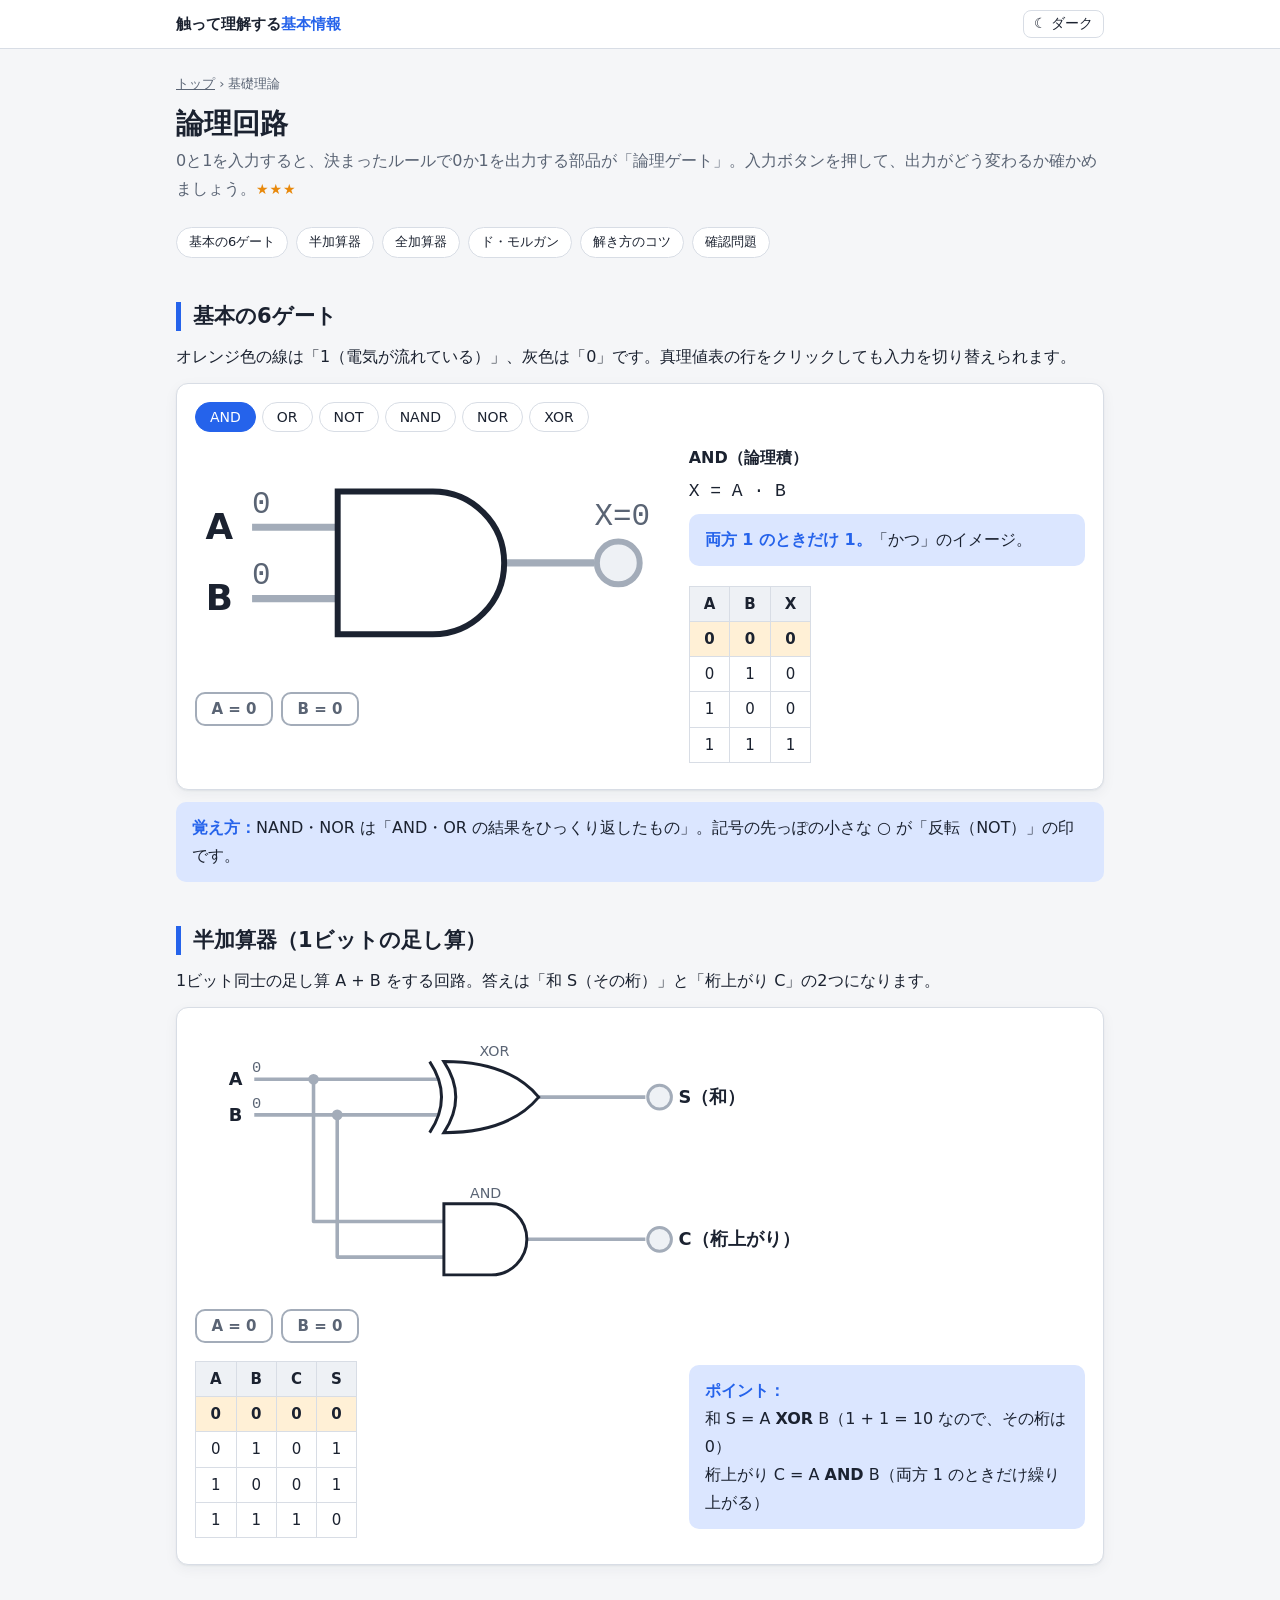
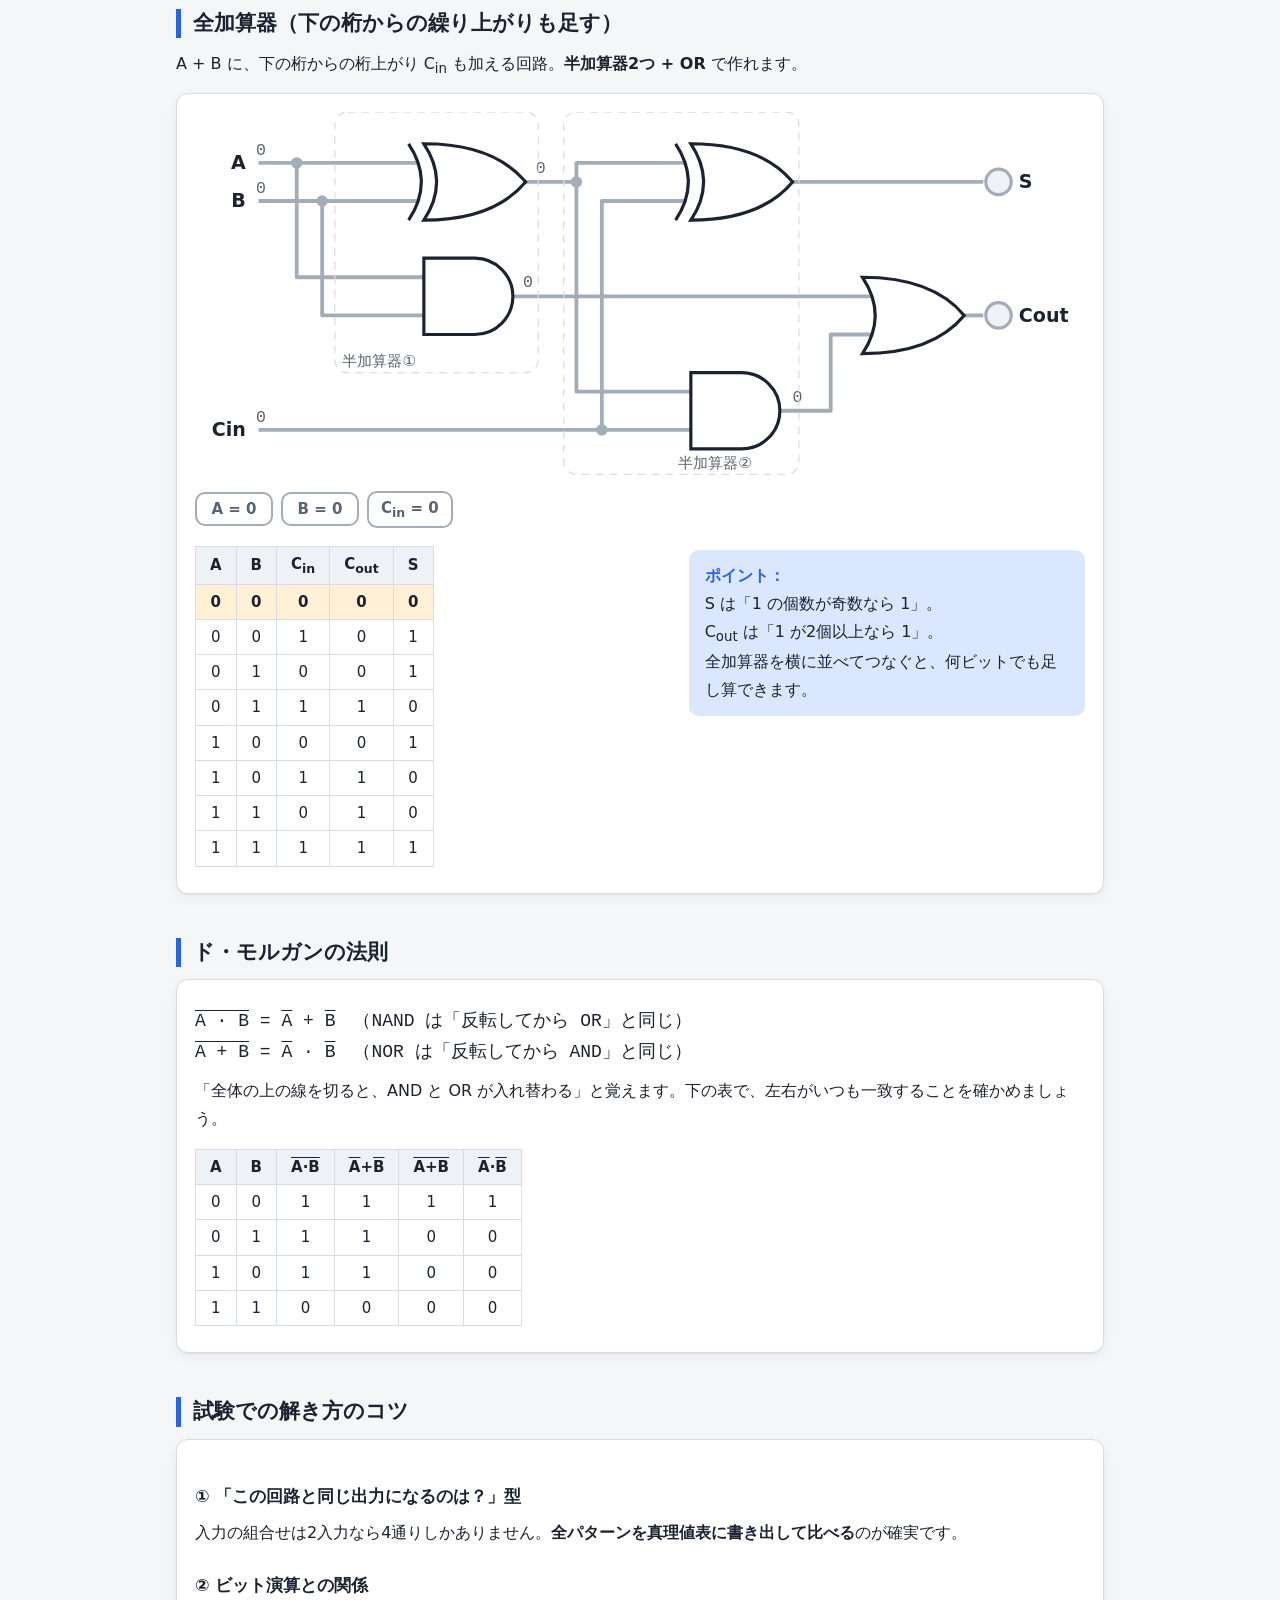
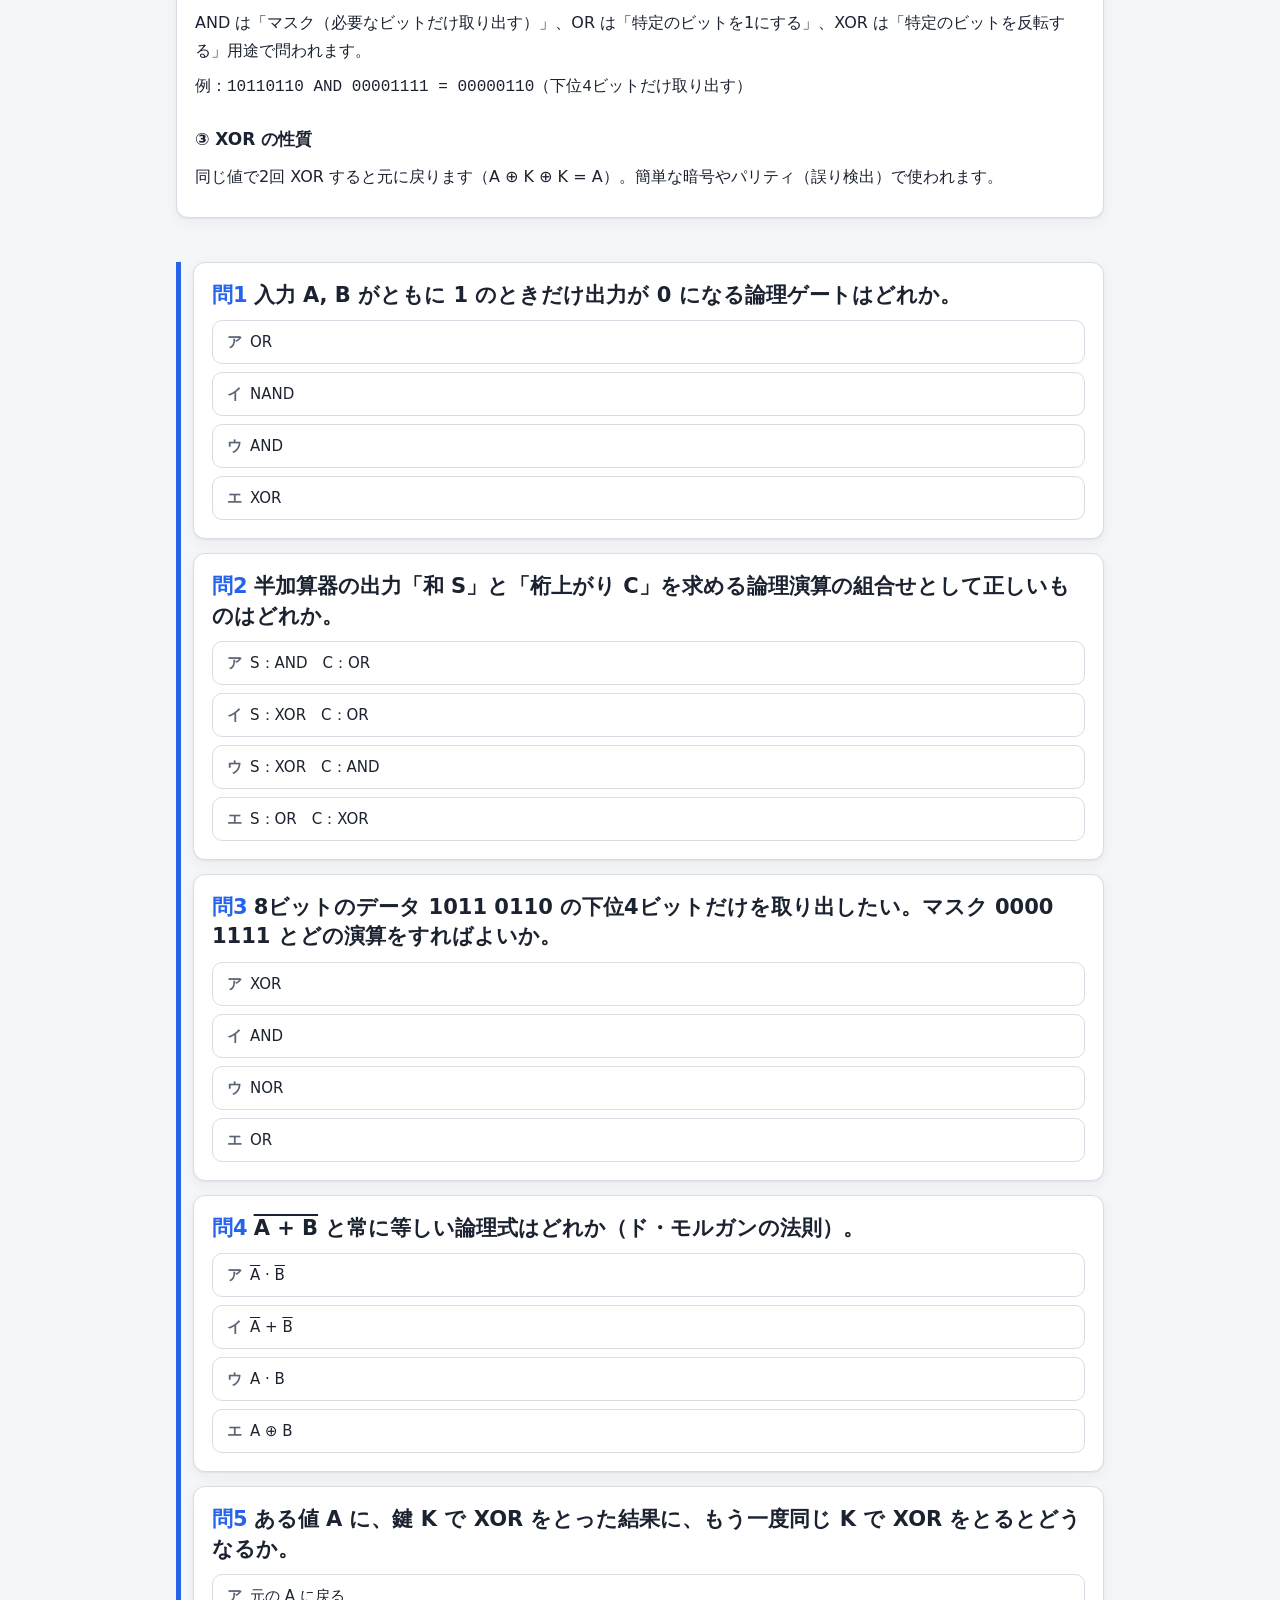
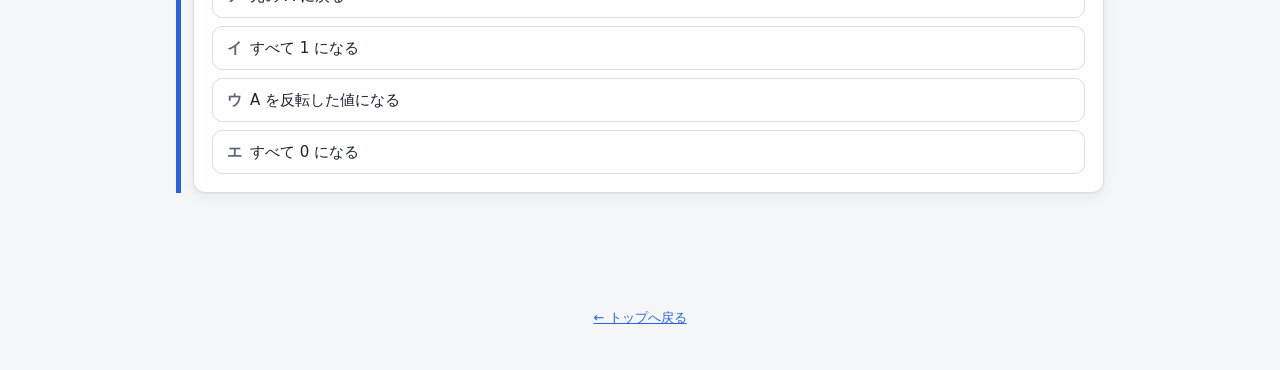
<file: topics/logic-gates.html>
<!doctype html>
<html lang="ja">
<head>
<meta charset="utf-8">
<meta name="viewport" content="width=device-width, initial-scale=1">
<meta name="robots" content="noindex, nofollow">
<title>論理回路 | 触って理解する基本情報</title>
<link rel="stylesheet" href="../css/style.css">
<script src="../js/common.js"></script>
</head>
<body>
<header class="site-header"><div class="inner">
  <a class="brand" href="../index.html">触って理解する<span>基本情報</span></a>
  <div class="spacer"></div>
  <button class="icon-btn" id="theme-toggle" type="button">☾ ダーク</button>
</div></header>

<main>
  <div class="crumb"><a href="../index.html">トップ</a> › 基礎理論</div>
  <h1 class="page-title">論理回路</h1>
  <p class="page-lead">0と1を入力すると、決まったルールで0か1を出力する部品が「論理ゲート」。入力ボタンを押して、出力がどう変わるか確かめましょう。<span class="freq">★★★</span></p>
  <nav class="toc">
    <a href="#gates">基本の6ゲート</a><a href="#half">半加算器</a><a href="#full">全加算器</a><a href="#demorgan">ド・モルガン</a><a href="#tips">解き方のコツ</a><a href="#quiz">確認問題</a>
  </nav>

  <h2 id="gates">基本の6ゲート</h2>
  <p>オレンジ色の線は「1（電気が流れている）」、灰色は「0」です。真理値表の行をクリックしても入力を切り替えられます。</p>
  <div class="card">
    <div class="seg" id="gate-tabs"></div>
    <div class="split">
      <div>
        <svg class="diagram" id="gate-svg" viewBox="0 0 200 100" role="img" aria-label="論理ゲートの図"></svg>
        <div class="btn-row" id="gate-inputs"></div>
      </div>
      <div>
        <div><b id="gate-title"></b></div>
        <div class="mono" id="gate-expr" style="font-size:18px;margin:4px 0"></div>
        <div class="point" id="gate-memo" style="margin-top:6px"></div>
        <div class="table-wrap"><table class="tt" id="gate-table"></table></div>
      </div>
    </div>
  </div>

  <div class="point"><b>覚え方：</b>NAND・NOR は「AND・OR の結果をひっくり返したもの」。記号の先っぽの小さな ○ が「反転（NOT）」の印です。</div>

  <h2 id="half">半加算器（1ビットの足し算）</h2>
  <p>1ビット同士の足し算 A + B をする回路。答えは「和 S（その桁）」と「桁上がり C」の2つになります。</p>
  <div class="card">
    <svg class="diagram" id="half-svg" viewBox="0 0 540 230" role="img" aria-label="半加算器の回路図" style="max-width:640px"></svg>
    <div class="btn-row" id="half-inputs"></div>
    <div class="split">
      <div class="table-wrap"><table class="tt" id="half-table"></table></div>
      <div class="point">
        <b>ポイント：</b><br>
        和 S = A <b>XOR</b> B（1 + 1 = 10 なので、その桁は 0）<br>
        桁上がり C = A <b>AND</b> B（両方 1 のときだけ繰り上がる）
      </div>
    </div>
  </div>

  <h2 id="full">全加算器（下の桁からの繰り上がりも足す）</h2>
  <p>A + B に、下の桁からの桁上がり C<sub>in</sub> も加える回路。<b>半加算器2つ + OR</b> で作れます。</p>
  <div class="card">
    <svg class="diagram" id="full-svg" viewBox="0 0 700 290" role="img" aria-label="全加算器の回路図"></svg>
    <div class="btn-row" id="full-inputs"></div>
    <div class="split">
      <div class="table-wrap"><table class="tt" id="full-table"></table></div>
      <div class="point">
        <b>ポイント：</b><br>
        S は「1 の個数が奇数なら 1」。<br>
        C<sub>out</sub> は「1 が2個以上なら 1」。<br>
        全加算器を横に並べてつなぐと、何ビットでも足し算できます。
      </div>
    </div>
  </div>

  <h2 id="demorgan">ド・モルガンの法則</h2>
  <div class="card">
    <p class="mono" style="font-size:18px">
      <span class="ol">A · B</span> = <span class="ol">A</span> + <span class="ol">B</span>　（NAND は「反転してから OR」と同じ）<br>
      <span class="ol">A + B</span> = <span class="ol">A</span> · <span class="ol">B</span>　（NOR は「反転してから AND」と同じ）
    </p>
    <p>「全体の上の線を切ると、AND と OR が入れ替わる」と覚えます。下の表で、左右がいつも一致することを確かめましょう。</p>
    <div class="table-wrap"><table class="tt" id="dm-table"></table></div>
  </div>

  <h2 id="tips">試験での解き方のコツ</h2>
  <div class="card">
    <h3>① 「この回路と同じ出力になるのは？」型</h3>
    <p>入力の組合せは2入力なら4通りしかありません。<b>全パターンを真理値表に書き出して比べる</b>のが確実です。</p>
    <h3>② ビット演算との関係</h3>
    <p>AND は「マスク（必要なビットだけ取り出す）」、OR は「特定のビットを1にする」、XOR は「特定のビットを反転する」用途で問われます。</p>
    <p class="mono">例：10110110 AND 00001111 = 00000110（下位4ビットだけ取り出す）</p>
    <h3>③ XOR の性質</h3>
    <p>同じ値で2回 XOR すると元に戻ります（A ⊕ K ⊕ K = A）。簡単な暗号やパリティ（誤り検出）で使われます。</p>
  </div>

  <h2 id="quiz">確認問題</h2>
  <div id="quiz"></div>
</main>
<footer class="site-footer"><a href="../index.html">← トップへ戻る</a></footer>

<script>
(function () {
  // ---- ゲートの定義（SVG座標は 200×100 の枠が基準） ----
  const AND_PATH = '<path d="M60,20 H100 A30,30 0 0 1 100,80 H60 Z"/>';
  const OR_PATH = '<path d="M55,20 Q75,50 55,80 Q110,80 135,50 Q110,20 55,20 Z"/>';
  const GATES = {
    AND:  { jp: '論理積', expr: 'X = A · B', fn: (a, b) => a & b, ins: [[60, 35], [60, 65]], out: [130, 50], body: AND_PATH,
            memo: '<b>両方 1 のときだけ 1。</b>「かつ」のイメージ。' },
    OR:   { jp: '論理和', expr: 'X = A + B', fn: (a, b) => a | b, ins: [[63, 35], [63, 65]], out: [135, 50], body: OR_PATH,
            memo: '<b>どちらか一方でも 1 なら 1。</b>「または」のイメージ。' },
    NOT:  { jp: '否定', expr: 'X = <span class="ol">A</span>', fn: a => a ^ 1, ins: [[60, 50]], out: [132, 50],
            body: '<path d="M60,20 L60,80 L120,50 Z"/><circle cx="126" cy="50" r="6"/>',
            memo: '<b>0 と 1 を反転する。</b>入力は1つだけ。' },
    NAND: { jp: '否定論理積', expr: 'X = <span class="ol">A · B</span>', fn: (a, b) => (a & b) ^ 1, ins: [[60, 35], [60, 65]], out: [142, 50],
            body: AND_PATH + '<circle cx="136" cy="50" r="6"/>',
            memo: '<b>AND の反対。両方 1 のときだけ 0。</b>NAND だけで全ての回路を作れる。' },
    NOR:  { jp: '否定論理和', expr: 'X = <span class="ol">A + B</span>', fn: (a, b) => (a | b) ^ 1, ins: [[63, 35], [63, 65]], out: [147, 50],
            body: OR_PATH + '<circle cx="141" cy="50" r="6"/>',
            memo: '<b>OR の反対。両方 0 のときだけ 1。</b>' },
    XOR:  { jp: '排他的論理和', expr: 'X = A ⊕ B', fn: (a, b) => a ^ b, ins: [[55, 35], [55, 65]], out: [140, 50],
            body: '<path d="M60,20 Q80,50 60,80 Q115,80 140,50 Q115,20 60,20 Z"/><path class="g-back" d="M48,20 Q68,50 48,80"/>',
            memo: '<b>A と B が違うとき 1、同じなら 0。</b>半加算器の「和」に使われる。' },
  };

  const on = v => (v ? ' on' : '');
  const pts = p => p.map(xy => xy.join(',')).join(' ');
  const wire = (p, v) => `<polyline class="wire${on(v)}" points="${pts(p)}"/>`;
  const dot = (x, y, v) => `<circle class="dot${on(v)}" cx="${x}" cy="${y}" r="4.5"/>`;
  const gateAt = (type, x, y) => `<g class="gate" transform="translate(${x},${y})">${GATES[type].body}</g>`;
  const port = (type, x, y, i) => { const p = i === 'out' ? GATES[type].out : GATES[type].ins[i]; return [x + p[0], y + p[1]]; };
  const lamp = (x, y, v, label) =>
    `<circle class="lamp${on(v)}" cx="${x}" cy="${y}" r="10"/><text class="lbl" x="${x + 16}" y="${y + 5}">${label}</text>`;
  const inLabel = (x, y, name, v) =>
    `<text class="lbl" x="${x}" y="${y + 5}" text-anchor="end">${name}</text><text class="val${on(v)}" x="${x + 8}" y="${y - 6}">${v}</text>`;

  function bitButtons(container, names, state, onChange) {
    container.innerHTML = '';
    names.forEach(n => {
      const b = document.createElement('button');
      b.type = 'button';
      b.className = 'bit-btn' + (state[n] ? ' is-on' : '');
      b.innerHTML = `${n.replace('Cin', 'C<sub>in</sub>')} = ${state[n]}`;
      b.addEventListener('click', () => { state[n] ^= 1; onChange(); });
      container.appendChild(b);
    });
  }

  function truthTable(table, heads, rows, isHit, onPick) {
    table.innerHTML = '<tr>' + heads.map(h => `<th>${h}</th>`).join('') + '</tr>' +
      rows.map((r, i) => `<tr class="clickable${isHit(r) ? ' hit' : ''}" data-i="${i}">${r.map(v => `<td>${v}</td>`).join('')}</tr>`).join('');
    table.querySelectorAll('tr[data-i]').forEach(tr => tr.addEventListener('click', () => onPick(rows[+tr.dataset.i])));
  }

  // ---- 基本ゲート ----
  let gateType = 'AND';
  const gs = { A: 0, B: 0 };
  const tabs = document.getElementById('gate-tabs');
  Object.keys(GATES).forEach(k => {
    const b = document.createElement('button');
    b.type = 'button';
    b.textContent = k;
    b.addEventListener('click', () => { gateType = k; renderGate(); });
    tabs.appendChild(b);
  });

  function renderGate() {
    const g = GATES[gateType];
    const single = g.ins.length === 1;
    const out = single ? g.fn(gs.A) : g.fn(gs.A, gs.B);
    let s = '';
    if (single) {
      s += wire([[24, 50], g.ins[0]], gs.A) + inLabel(16, 50, 'A', gs.A);
    } else {
      s += wire([[24, 35], g.ins[0]], gs.A) + inLabel(16, 35, 'A', gs.A);
      s += wire([[24, 65], g.ins[1]], gs.B) + inLabel(16, 65, 'B', gs.B);
    }
    s += wire([g.out, [168, 50]], out);
    s += gateAt(gateType, 0, 0);
    s += `<circle class="lamp${on(out)}" cx="178" cy="50" r="9"/><text class="val${on(out)}" x="168" y="34">X=${out}</text>`;
    document.getElementById('gate-svg').innerHTML = s;

    tabs.querySelectorAll('button').forEach(b => b.setAttribute('aria-pressed', b.textContent === gateType));
    document.getElementById('gate-title').textContent = `${gateType}（${g.jp}）`;
    document.getElementById('gate-expr').innerHTML = g.expr;
    document.getElementById('gate-memo').innerHTML = g.memo;
    bitButtons(document.getElementById('gate-inputs'), single ? ['A'] : ['A', 'B'], gs, renderGate);

    const rows = single ? [[0, 1], [1, 0]] : [[0, 0], [0, 1], [1, 0], [1, 1]].map(([a, b]) => [a, b, g.fn(a, b)]);
    truthTable(document.getElementById('gate-table'), single ? ['A', 'X'] : ['A', 'B', 'X'], rows,
      r => single ? r[0] === gs.A : r[0] === gs.A && r[1] === gs.B,
      r => { gs.A = r[0]; if (!single) gs.B = r[1]; renderGate(); });
  }
  renderGate();

  // ---- 半加算器 ----
  const hs = { A: 0, B: 0 };
  function renderHalf() {
    const { A, B } = hs, S = A ^ B, C = A & B;
    const x1 = port('XOR', 150, 10, 0), x2 = port('XOR', 150, 10, 1), xo = port('XOR', 150, 10, 'out');
    const a1 = port('AND', 150, 130, 0), a2 = port('AND', 150, 130, 1), ao = port('AND', 150, 130, 'out');
    let s = '';
    s += wire([[50, x1[1]], x1], A) + wire([[100, x1[1]], [100, a1[1]], a1], A) + dot(100, x1[1], A);
    s += wire([[50, x2[1]], x2], B) + wire([[120, x2[1]], [120, a2[1]], a2], B) + dot(120, x2[1], B);
    s += wire([xo, [380, xo[1]]], S) + wire([ao, [380, ao[1]]], C);
    s += gateAt('XOR', 150, 10) + gateAt('AND', 150, 130);
    s += `<text class="gname" x="240" y="25">XOR</text><text class="gname" x="232" y="145">AND</text>`;
    s += inLabel(40, x1[1], 'A', A) + inLabel(40, x2[1], 'B', B);
    s += lamp(392, xo[1], S, 'S（和）') + lamp(392, ao[1], C, 'C（桁上がり）');
    document.getElementById('half-svg').innerHTML = s;
    bitButtons(document.getElementById('half-inputs'), ['A', 'B'], hs, renderHalf);
    const rows = [[0, 0], [0, 1], [1, 0], [1, 1]].map(([a, b]) => [a, b, a & b, a ^ b]);
    truthTable(document.getElementById('half-table'), ['A', 'B', 'C', 'S'], rows,
      r => r[0] === A && r[1] === B, r => { hs.A = r[0]; hs.B = r[1]; renderHalf(); });
  }
  renderHalf();

  // ---- 全加算器 ----
  const fs = { A: 0, B: 0, Cin: 0 };
  function renderFull() {
    const { A, B, Cin } = fs;
    const P = A ^ B, G1 = A & B, S = P ^ Cin, G2 = P & Cin, Cout = G1 | G2;
    const X1 = [120, 5], N1 = [120, 95], X2 = [330, 5], N2 = [330, 185], O = [470, 110];
    const p = (t, g, i) => port(t, g[0], g[1], i);
    const x1a = p('XOR', X1, 0), x1b = p('XOR', X1, 1), x1o = p('XOR', X1, 'out');
    const n1a = p('AND', N1, 0), n1b = p('AND', N1, 1), n1o = p('AND', N1, 'out');
    const x2a = p('XOR', X2, 0), x2b = p('XOR', X2, 1), x2o = p('XOR', X2, 'out');
    const n2a = p('AND', N2, 0), n2b = p('AND', N2, 1), n2o = p('AND', N2, 'out');
    const oa = p('OR', O, 0), ob = p('OR', O, 1), oo = p('OR', O, 'out');
    let s = '';
    // 入力 A, B → 半加算器1
    s += wire([[50, x1a[1]], x1a], A) + wire([[80, x1a[1]], [80, n1a[1]], n1a], A) + dot(80, x1a[1], A);
    s += wire([[50, x1b[1]], x1b], B) + wire([[100, x1b[1]], [100, n1b[1]], n1b], B) + dot(100, x1b[1], B);
    // 中間 P → 半加算器2
    s += wire([x1o, [300, x1o[1]], [300, x2a[1]], x2a], P) + wire([[300, x1o[1]], [300, n2a[1]], n2a], P) + dot(300, x1o[1], P);
    // Cin → 半加算器2
    s += wire([[50, n2b[1]], n2b], Cin) + wire([[320, n2b[1]], [320, x2b[1]], x2b], Cin) + dot(320, n2b[1], Cin);
    // 桁上がり → OR
    s += wire([n1o, oa], G1) + wire([n2o, [500, n2o[1]], [500, ob[1]], ob], G2);
    // 出力
    s += wire([x2o, [620, x2o[1]]], S) + wire([oo, [620, oo[1]]], Cout);
    s += gateAt('XOR', ...X1) + gateAt('AND', ...N1) + gateAt('XOR', ...X2) + gateAt('AND', ...N2) + gateAt('OR', ...O);
    s += `<text class="val${on(P)}" x="268" y="48">${P}</text><text class="val${on(G1)}" x="258" y="138">${G1}</text><text class="val${on(G2)}" x="470" y="228">${G2}</text>`;
    s += inLabel(40, x1a[1], 'A', A) + inLabel(40, x1b[1], 'B', B) + inLabel(40, n2b[1], 'Cin', Cin);
    s += lamp(632, x2o[1], S, 'S') + lamp(632, oo[1], Cout, 'Cout');
    s += `<rect x="110" y="0" width="160" height="205" rx="10" fill="none" stroke="var(--border)" stroke-dasharray="6 5"/><text class="gname" x="116" y="200">半加算器①</text>`;
    s += `<rect x="290" y="0" width="185" height="285" rx="10" fill="none" stroke="var(--border)" stroke-dasharray="6 5"/><text class="gname" x="380" y="280">半加算器②</text>`;
    document.getElementById('full-svg').innerHTML = s;
    bitButtons(document.getElementById('full-inputs'), ['A', 'B', 'Cin'], fs, renderFull);
    const rows = [];
    for (let i = 0; i < 8; i++) {
      const a = i >> 2 & 1, b = i >> 1 & 1, c = i & 1, sum = a + b + c;
      rows.push([a, b, c, sum >> 1, sum & 1]);
    }
    truthTable(document.getElementById('full-table'), ['A', 'B', 'C<sub>in</sub>', 'C<sub>out</sub>', 'S'], rows,
      r => r[0] === A && r[1] === B && r[2] === Cin, r => { fs.A = r[0]; fs.B = r[1]; fs.Cin = r[2]; renderFull(); });
  }
  renderFull();

  // ---- ド・モルガン表 ----
  const dmRows = [[0, 0], [0, 1], [1, 0], [1, 1]].map(([a, b]) =>
    `<tr><td>${a}</td><td>${b}</td><td>${(a & b) ^ 1}</td><td>${(a ^ 1) | (b ^ 1)}</td><td>${(a | b) ^ 1}</td><td>${(a ^ 1) & (b ^ 1)}</td></tr>`).join('');
  document.getElementById('dm-table').innerHTML =
    '<tr><th>A</th><th>B</th><th><span class="ol">A·B</span></th><th><span class="ol">A</span>+<span class="ol">B</span></th><th><span class="ol">A+B</span></th><th><span class="ol">A</span>·<span class="ol">B</span></th></tr>' + dmRows;

  // ---- 確認問題 ----
  FE.quiz(document.getElementById('quiz'), 'logic', [
    { q: '入力 A, B がともに 1 のときだけ出力が 0 になる論理ゲートはどれか。',
      choices: ['AND', 'OR', 'NAND', 'XOR'], answer: 2,
      explain: 'NAND は AND の結果を反転したもの。AND は「両方1のときだけ1」なので、NAND は「両方1のときだけ0」になります。' },
    { q: '半加算器の出力「和 S」と「桁上がり C」を求める論理演算の組合せとして正しいものはどれか。',
      choices: ['S：AND　C：OR', 'S：XOR　C：AND', 'S：OR　C：XOR', 'S：XOR　C：OR'], answer: 1,
      explain: '1+1 = 10（2進）なので、その桁 S は 0、桁上がり C は 1。S は「違うとき1」の XOR、C は「両方1のとき1」の AND です。' },
    { q: '8ビットのデータ 1011 0110 の下位4ビットだけを取り出したい。マスク 0000 1111 とどの演算をすればよいか。',
      choices: ['AND', 'OR', 'XOR', 'NOR'], answer: 0,
      explain: 'AND は 0 との演算結果が必ず 0、1 との演算結果は元の値のまま。マスクの 1 の位置だけが残ります。結果は 0000 0110。' },
    { q: '<span class="ol">A + B</span> と常に等しい論理式はどれか（ド・モルガンの法則）。',
      choices: ['<span class="ol">A</span> + <span class="ol">B</span>', 'A · B', '<span class="ol">A</span> · <span class="ol">B</span>', 'A ⊕ B'], answer: 2,
      explain: '全体にかかる否定を分けると、OR（+）が AND（·）に入れ替わります。<span class="ol">A + B</span> = <span class="ol">A</span> · <span class="ol">B</span>。' },
    { q: 'ある値 A に、鍵 K で XOR をとった結果に、もう一度同じ K で XOR をとるとどうなるか。',
      choices: ['すべて 0 になる', 'すべて 1 になる', '元の A に戻る', 'A を反転した値になる'], answer: 2,
      explain: 'K ⊕ K = 0、A ⊕ 0 = A なので元に戻ります。この性質は簡単な暗号やRAID5のパリティでも使われます。' },
  ]);
})();
</script>
</body>
</html>
</file>
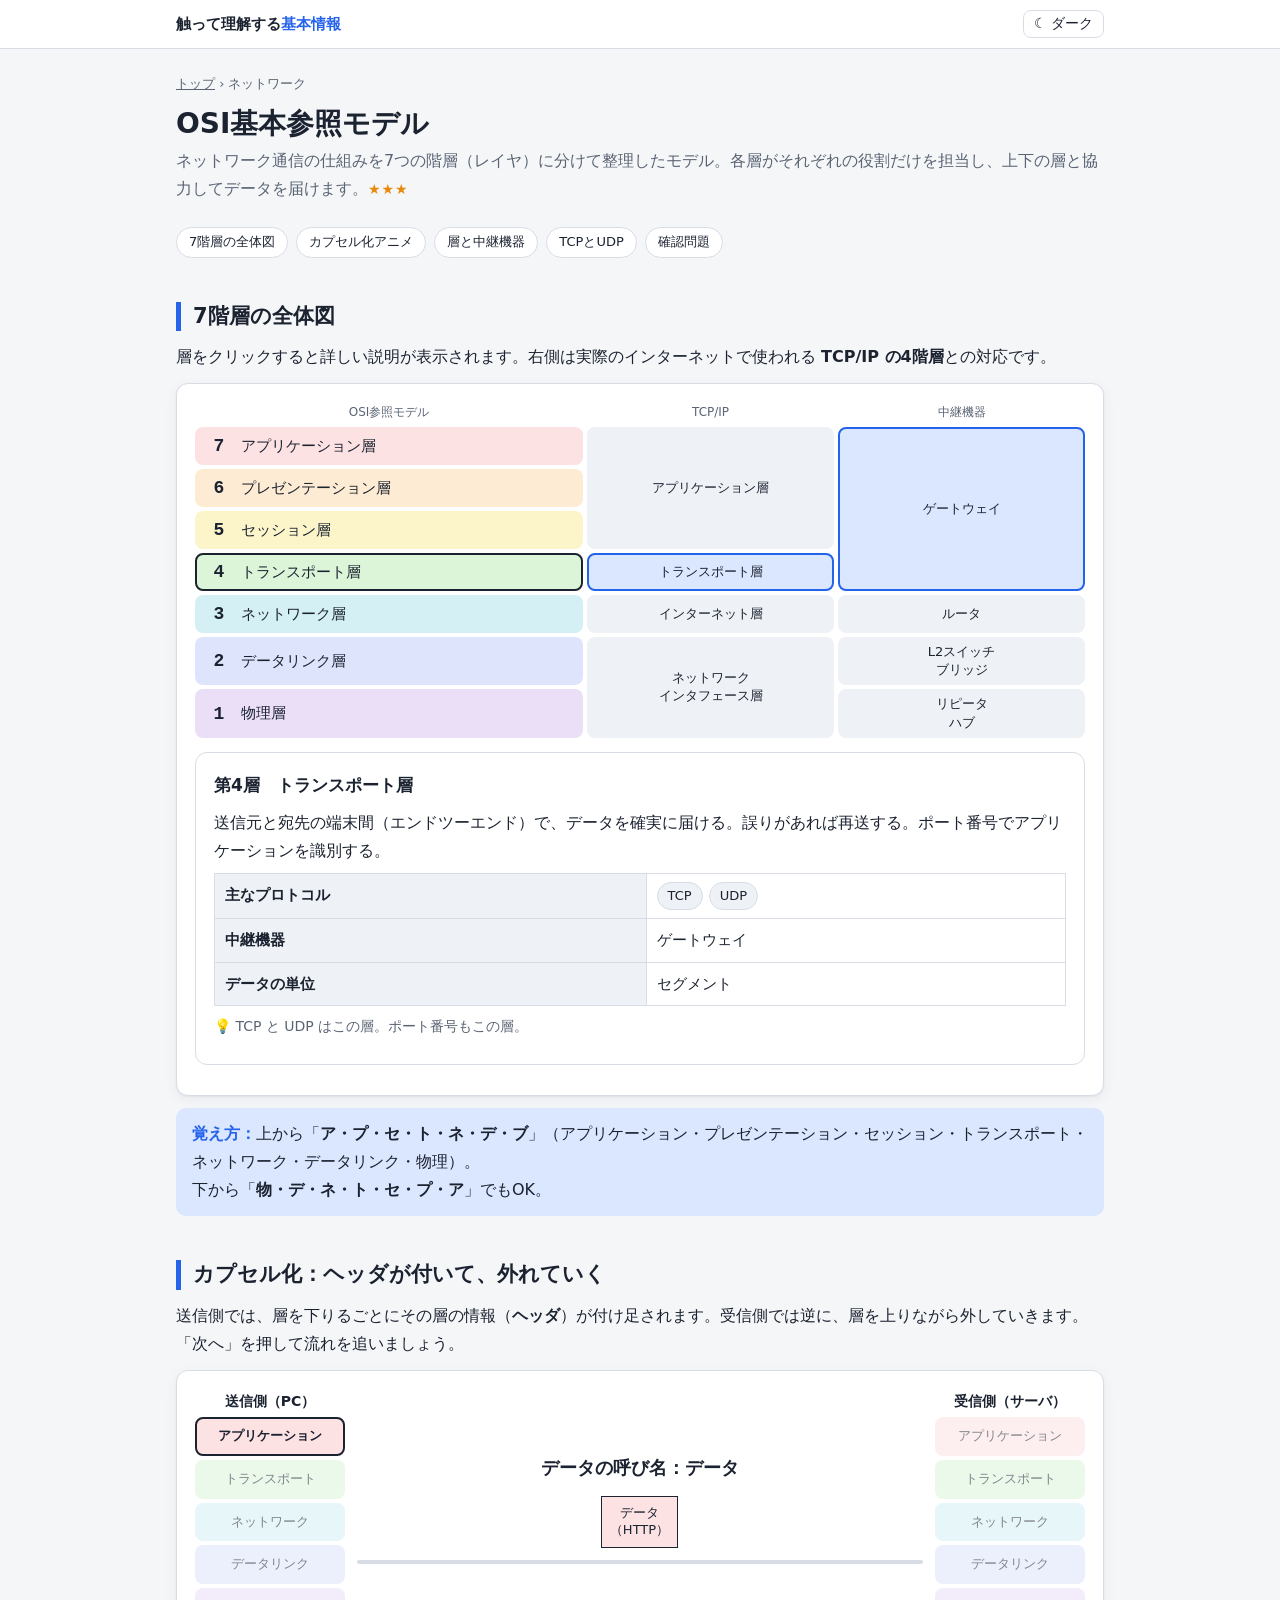
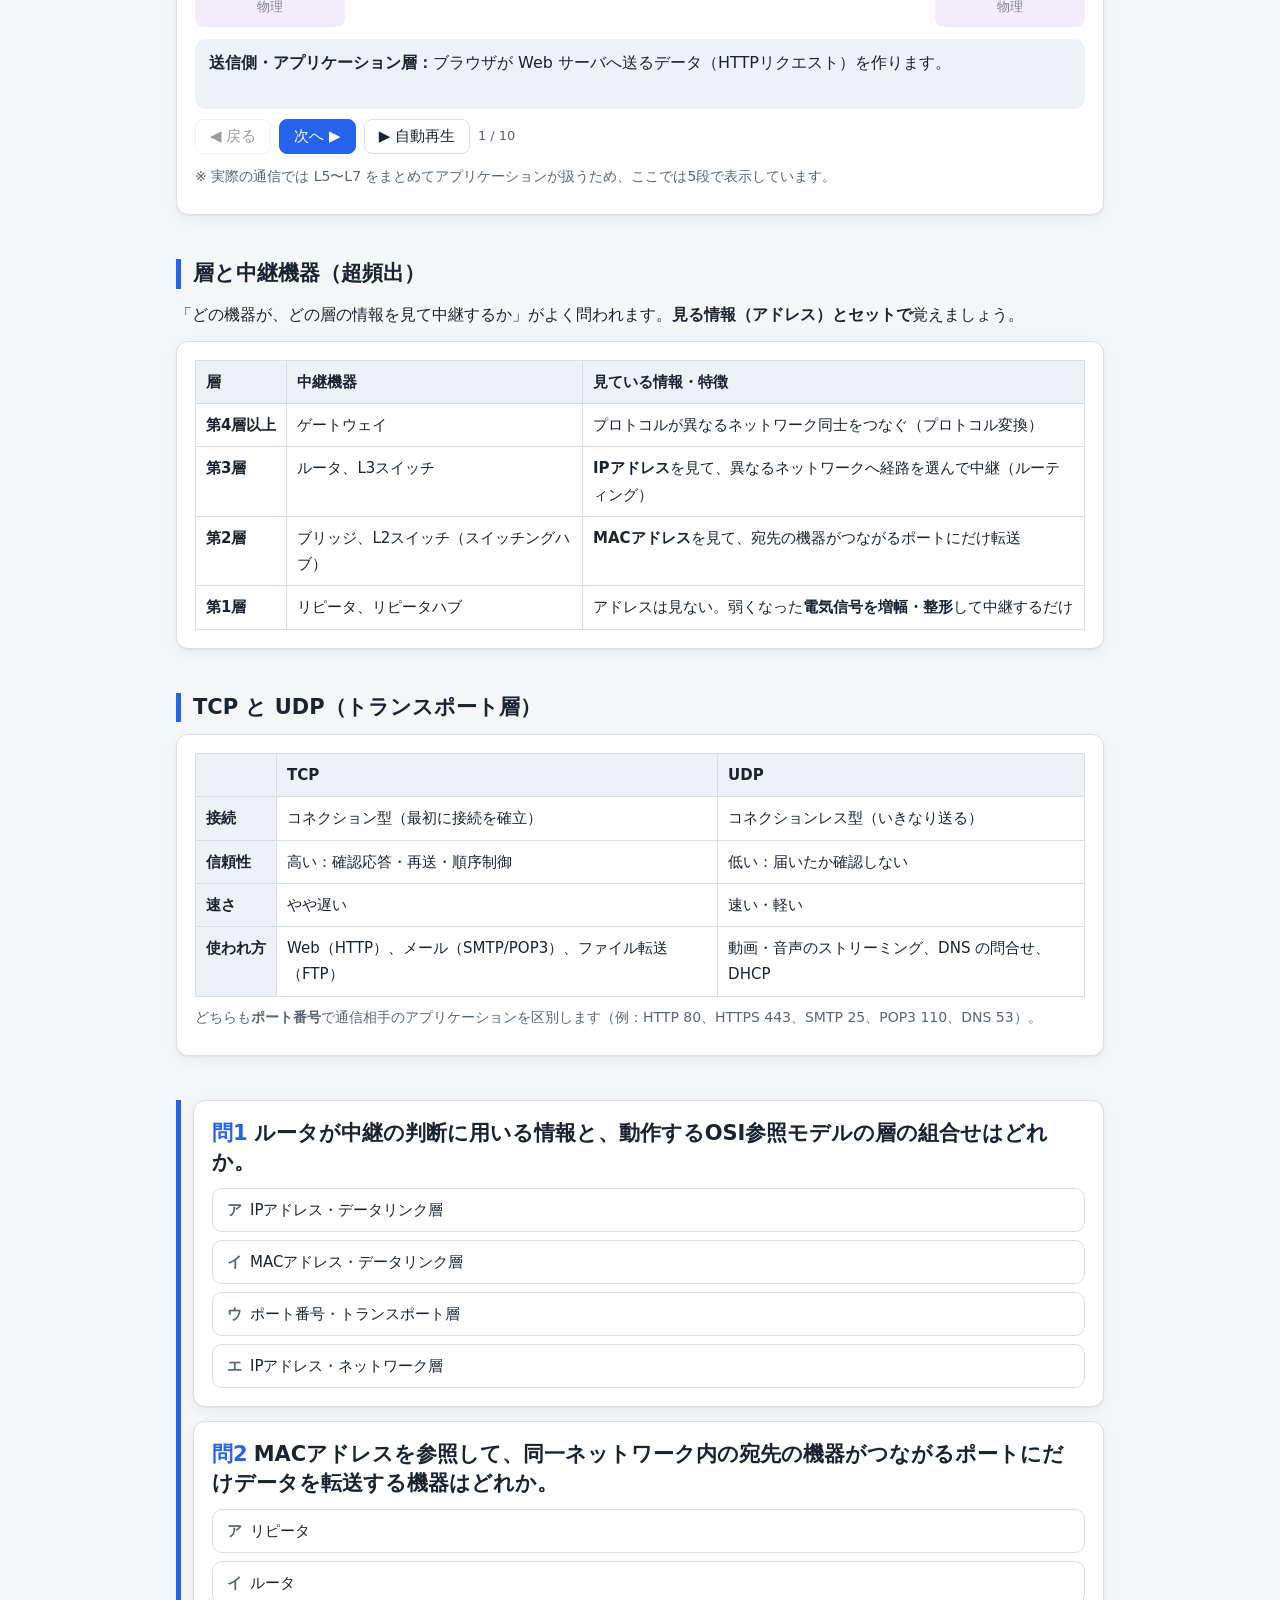
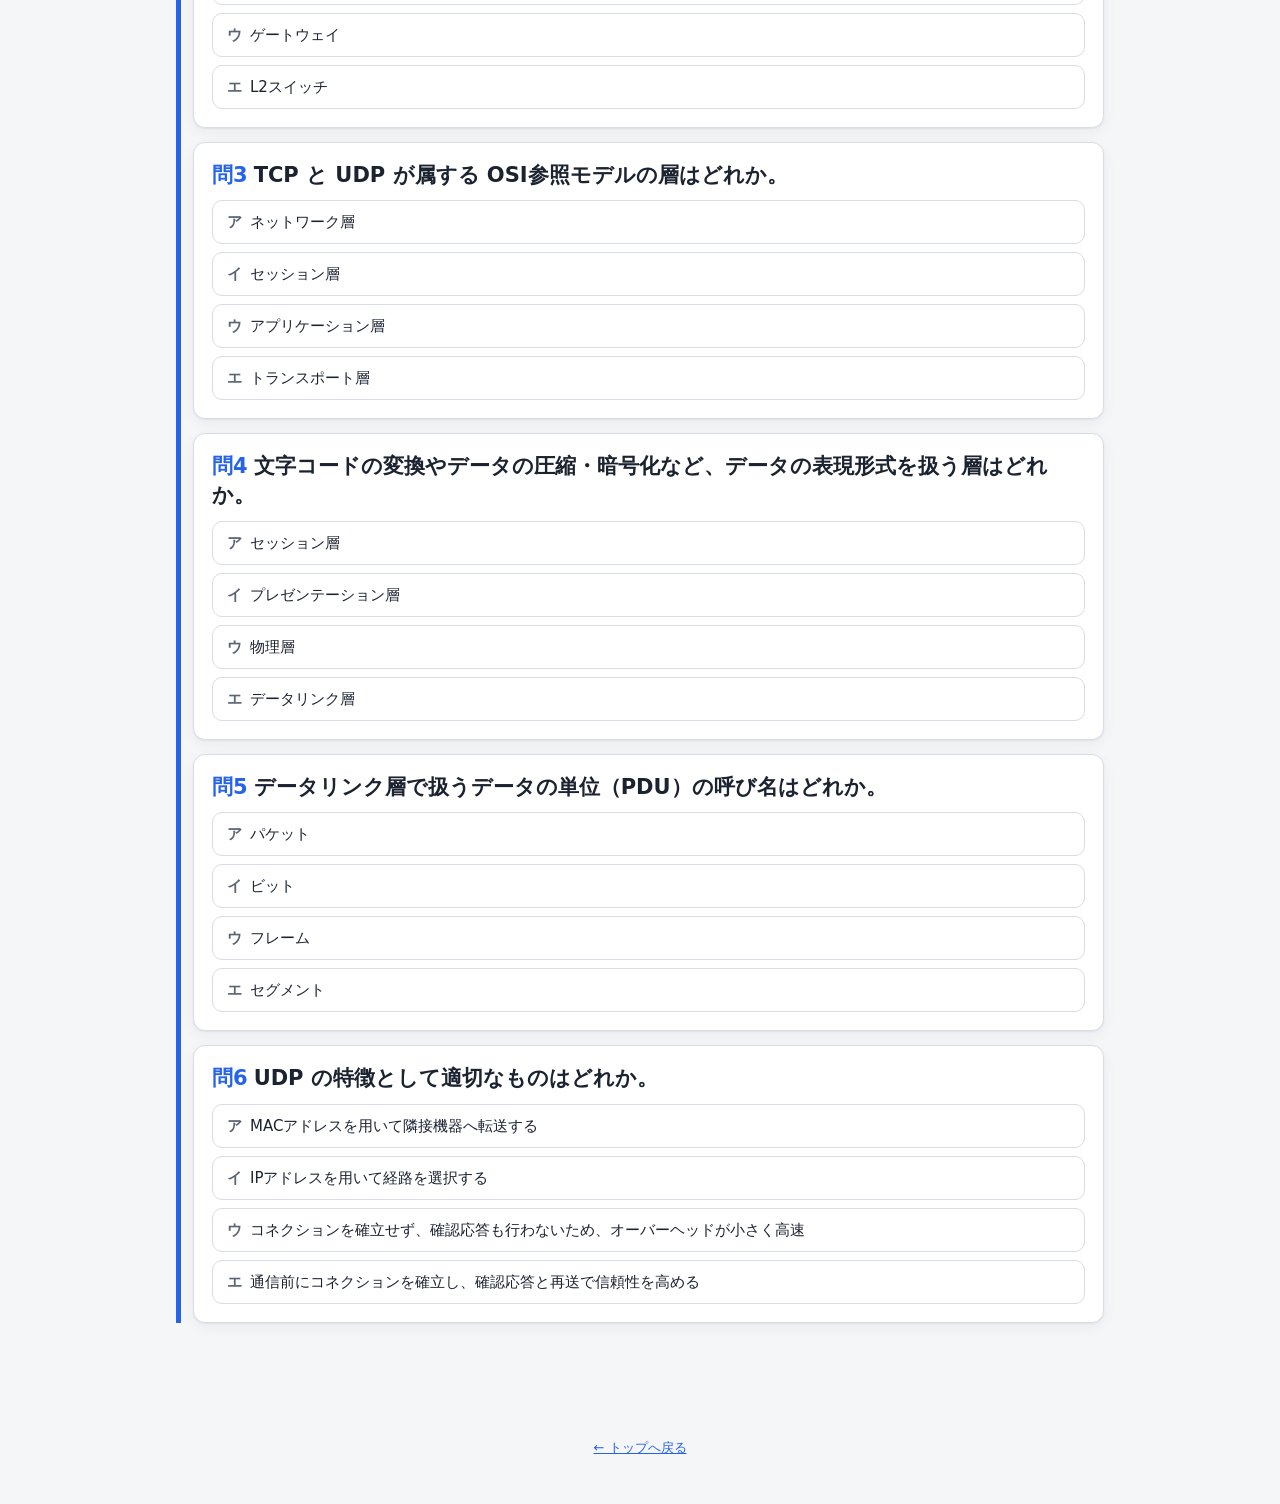
<file: topics/osi.html>
<!doctype html>
<html lang="ja">
<head>
<meta charset="utf-8">
<meta name="viewport" content="width=device-width, initial-scale=1">
<meta name="robots" content="noindex, nofollow">
<title>OSI基本参照モデル | 触って理解する基本情報</title>
<link rel="stylesheet" href="../css/style.css">
<script src="../js/common.js"></script>
<style>
  .osi-grid { display: grid; grid-template-columns: 2.2fr 1.4fr 1.4fr; grid-template-rows: repeat(7, auto); gap: 4px; }
  .osi-head { font-size: 12px; color: var(--muted); text-align: center; }
  .layer-btn {
    border: 2px solid transparent; border-radius: 8px; padding: 7px 10px; text-align: left; cursor: pointer;
    font-family: inherit; font-size: 15px; color: var(--text); display: flex; gap: 10px; align-items: center;
  }
  .layer-btn .no { font: 700 18px "Consolas", monospace; width: 24px; text-align: center; }
  .layer-btn[aria-pressed="true"] { border-color: var(--text); }
  .span-box {
    border-radius: 8px; background: var(--surface-2); display: flex; align-items: center; justify-content: center;
    text-align: center; font-size: 13px; padding: 4px; line-height: 1.4; border: 2px solid transparent;
  }
  .span-box.hit { border-color: var(--accent); background: var(--accent-soft); }
  .detail { margin-top: 14px; }
  .detail h3 { margin-top: 0; }
  .chips { display: flex; flex-wrap: wrap; gap: 6px; }
  .chip { font-size: 13px; border-radius: 999px; padding: 2px 10px; background: var(--surface-2); border: 1px solid var(--border); }
  @media (max-width: 560px) { .layer-btn { font-size: 13px; padding: 6px; } .span-box { font-size: 11px; } }

  /* カプセル化アニメ */
  .enc-wrap { display: grid; grid-template-columns: 150px 1fr 150px; gap: 12px; align-items: stretch; }
  @media (max-width: 640px) { .enc-wrap { grid-template-columns: 1fr 1fr; } .enc-mid { grid-column: 1 / -1; grid-row: 1; } }
  .stack { display: grid; gap: 4px; }
  .stack .side { text-align: center; font-weight: 700; font-size: 14px; }
  .stack div.lyr { border-radius: 8px; padding: 6px 8px; font-size: 13px; text-align: center; border: 2px solid transparent; opacity: .55; }
  .stack div.lyr.cur { opacity: 1; border-color: var(--text); font-weight: 700; }
  .enc-mid { display: flex; flex-direction: column; justify-content: center; gap: 12px; min-height: 230px; }
  .capsule { display: flex; justify-content: center; flex-wrap: wrap; gap: 0; min-height: 52px; align-items: stretch; }
  .capsule span {
    padding: 6px 8px; font-size: 13px; border: 1px solid var(--text); margin-left: -1px; display: flex; align-items: center;
    line-height: 1.3; text-align: center;
  }
  .capsule .bits { font-family: "Consolas", monospace; letter-spacing: 2px; border-style: dashed; }
  .pdu { text-align: center; font-weight: 700; font-size: 18px; }
  .enc-text { background: var(--surface-2); border-radius: 10px; padding: 10px 14px; min-height: 70px; }
  .enc-progress { font-size: 13px; color: var(--muted); }
  .wire-line { height: 4px; background: var(--border); border-radius: 2px; position: relative; overflow: hidden; }
  .wire-line.live::after { content: ""; position: absolute; inset: 0; width: 30%; background: var(--on); animation: flow 1s linear infinite; }
  @keyframes flow { from { transform: translateX(-100%); } to { transform: translateX(340%); } }
  @media (prefers-reduced-motion: reduce) { .wire-line.live::after { animation: none; width: 100%; } }

  .dev-table td:first-child { white-space: nowrap; font-weight: 700; }
</style>
</head>
<body>
<header class="site-header"><div class="inner">
  <a class="brand" href="../index.html">触って理解する<span>基本情報</span></a>
  <div class="spacer"></div>
  <button class="icon-btn" id="theme-toggle" type="button">☾ ダーク</button>
</div></header>

<main>
  <div class="crumb"><a href="../index.html">トップ</a> › ネットワーク</div>
  <h1 class="page-title">OSI基本参照モデル</h1>
  <p class="page-lead">ネットワーク通信の仕組みを7つの階層（レイヤ）に分けて整理したモデル。各層がそれぞれの役割だけを担当し、上下の層と協力してデータを届けます。<span class="freq">★★★</span></p>
  <nav class="toc">
    <a href="#layers">7階層の全体図</a><a href="#encap">カプセル化アニメ</a><a href="#devices">層と中継機器</a><a href="#tcpudp">TCPとUDP</a><a href="#quiz">確認問題</a>
  </nav>

  <h2 id="layers">7階層の全体図</h2>
  <p>層をクリックすると詳しい説明が表示されます。右側は実際のインターネットで使われる <b>TCP/IP の4階層</b>との対応です。</p>
  <div class="card">
    <div class="osi-grid" id="osi-grid"></div>
    <div class="detail card" id="osi-detail" style="box-shadow:none"></div>
  </div>
  <div class="point"><b>覚え方：</b>上から「<b>ア・プ・セ・ト・ネ・デ・ブ</b>」（アプリケーション・プレゼンテーション・セッション・トランスポート・ネットワーク・データリンク・物理）。<br>下から「<b>物・デ・ネ・ト・セ・プ・ア</b>」でもOK。</div>

  <h2 id="encap">カプセル化：ヘッダが付いて、外れていく</h2>
  <p>送信側では、層を下りるごとにその層の情報（<b>ヘッダ</b>）が付け足されます。受信側では逆に、層を上りながら外していきます。「次へ」を押して流れを追いましょう。</p>
  <div class="card">
    <div class="enc-wrap">
      <div class="stack" id="stack-send"></div>
      <div class="enc-mid">
        <div class="pdu" id="enc-pdu"></div>
        <div class="capsule" id="capsule"></div>
        <div class="wire-line" id="wire"></div>
      </div>
      <div class="stack" id="stack-recv"></div>
    </div>
    <div class="enc-text" id="enc-text" style="margin-top:12px"></div>
    <div class="btn-row">
      <button class="btn" id="enc-prev" type="button">◀ 戻る</button>
      <button class="btn primary" id="enc-next" type="button">次へ ▶</button>
      <button class="btn" id="enc-play" type="button">▶ 自動再生</button>
      <span class="enc-progress" id="enc-progress"></span>
    </div>
    <p class="note">※ 実際の通信では L5〜L7 をまとめてアプリケーションが扱うため、ここでは5段で表示しています。</p>
  </div>

  <h2 id="devices">層と中継機器（超頻出）</h2>
  <p>「どの機器が、どの層の情報を見て中継するか」がよく問われます。<b>見る情報（アドレス）とセットで</b>覚えましょう。</p>
  <div class="card table-wrap">
    <table class="info dev-table">
      <tr><th>層</th><th>中継機器</th><th>見ている情報・特徴</th></tr>
      <tr><td>第4層以上</td><td>ゲートウェイ</td><td>プロトコルが異なるネットワーク同士をつなぐ（プロトコル変換）</td></tr>
      <tr><td>第3層</td><td>ルータ、L3スイッチ</td><td><b>IPアドレス</b>を見て、異なるネットワークへ経路を選んで中継（ルーティング）</td></tr>
      <tr><td>第2層</td><td>ブリッジ、L2スイッチ（スイッチングハブ）</td><td><b>MACアドレス</b>を見て、宛先の機器がつながるポートにだけ転送</td></tr>
      <tr><td>第1層</td><td>リピータ、リピータハブ</td><td>アドレスは見ない。弱くなった<b>電気信号を増幅・整形</b>して中継するだけ</td></tr>
    </table>
  </div>

  <h2 id="tcpudp">TCP と UDP（トランスポート層）</h2>
  <div class="card table-wrap">
    <table class="info">
      <tr><th></th><th>TCP</th><th>UDP</th></tr>
      <tr><th>接続</th><td>コネクション型（最初に接続を確立）</td><td>コネクションレス型（いきなり送る）</td></tr>
      <tr><th>信頼性</th><td>高い：確認応答・再送・順序制御</td><td>低い：届いたか確認しない</td></tr>
      <tr><th>速さ</th><td>やや遅い</td><td>速い・軽い</td></tr>
      <tr><th>使われ方</th><td>Web（HTTP）、メール（SMTP/POP3）、ファイル転送（FTP）</td><td>動画・音声のストリーミング、DNS の問合せ、DHCP</td></tr>
    </table>
    <p class="note">どちらも<b>ポート番号</b>で通信相手のアプリケーションを区別します（例：HTTP 80、HTTPS 443、SMTP 25、POP3 110、DNS 53）。</p>
  </div>

  <h2 id="quiz">確認問題</h2>
  <div id="quiz"></div>
</main>
<footer class="site-footer"><a href="../index.html">← トップへ戻る</a></footer>

<script>
(function () {
  const $ = id => document.getElementById(id);
  const LAYERS = [
    { no: 7, name: 'アプリケーション層', role: 'メール・Web・ファイル転送など、利用者が使うアプリケーション固有の通信サービスを提供する。',
      protocols: ['HTTP', 'HTTPS', 'SMTP', 'POP3', 'IMAP', 'FTP', 'DNS', 'SSH'], device: 'ゲートウェイ', pdu: 'データ（メッセージ）',
      tip: '「何をやりとりするか」を決める層。代表的なプロトコル名と用途の組合せが問われる。' },
    { no: 6, name: 'プレゼンテーション層', role: '文字コード・画像形式・圧縮・暗号化など、データの「表現形式」を変換・統一する。',
      protocols: ['文字コード（ASCII, Unicode）', 'JPEG', 'MPEG'], device: 'ゲートウェイ', pdu: 'データ',
      tip: '「表現（プレゼン）」＝見た目の形式をそろえる、と覚える。' },
    { no: 5, name: 'セッション層', role: '通信の開始から終了まで（セッション）を管理し、対話の手順を制御する。',
      protocols: ['（試験で名前が問われることは少ない）'], device: 'ゲートウェイ', pdu: 'データ',
      tip: '「会話の始まりと終わりを管理する」層。' },
    { no: 4, name: 'トランスポート層', role: '送信元と宛先の端末間（エンドツーエンド）で、データを確実に届ける。誤りがあれば再送する。ポート番号でアプリケーションを識別する。',
      protocols: ['TCP', 'UDP'], device: 'ゲートウェイ', pdu: 'セグメント',
      tip: 'TCP と UDP はこの層。ポート番号もこの層。' },
    { no: 3, name: 'ネットワーク層', role: '異なるネットワーク間でデータを中継し、宛先までの経路を選ぶ（ルーティング）。IPアドレスで宛先を識別する。',
      protocols: ['IP', 'ICMP（ping で使用）'], device: 'ルータ、L3スイッチ', pdu: 'パケット',
      tip: 'IPアドレス・ルータ・パケットはこの層。「ネットワーク同士をつなぐ」。' },
    { no: 2, name: 'データリンク層', role: '直接つながった隣の機器との間（同じネットワーク内）で、データを正しく伝送する。MACアドレスで機器を識別し、誤り検出も行う。',
      protocols: ['イーサネット', 'PPP'], device: 'ブリッジ、L2スイッチ', pdu: 'フレーム',
      tip: 'MACアドレス・スイッチ・フレームはこの層。' },
    { no: 1, name: '物理層', role: '0と1のビット列を、電気信号・光信号・電波に変換して伝送する。ケーブルやコネクタの形、電圧などを決める。',
      protocols: ['LANケーブルの規格（1000BASE-T など）', 'RS-232C'], device: 'リピータ、リピータハブ', pdu: 'ビット',
      tip: '物理的な「線」と「信号」の層。' },
  ];
  const TCPIP = [
    { name: 'アプリケーション層', rows: [1, 4] },
    { name: 'トランスポート層', rows: [4, 5] },
    { name: 'インターネット層', rows: [5, 6] },
    { name: 'ネットワーク<br>インタフェース層', rows: [6, 8] },
  ];
  const DEVICES = [
    { name: 'ゲートウェイ', rows: [1, 5] }, { name: 'ルータ', rows: [5, 6] },
    { name: 'L2スイッチ<br>ブリッジ', rows: [6, 7] }, { name: 'リピータ<br>ハブ', rows: [7, 8] },
  ];

  let selected = 3;
  function renderOSI() {
    const grid = $('osi-grid');
    grid.innerHTML = '';
    const head = (t, col) => { const d = document.createElement('div'); d.className = 'osi-head'; d.textContent = t; d.style.gridColumn = col; d.style.gridRow = 0; return d; };
    grid.style.gridTemplateRows = 'auto repeat(7, auto)';
    [['OSI参照モデル', 1], ['TCP/IP', 2], ['中継機器', 3]].forEach(([t, c]) => { const h = head(t, c); h.style.gridRow = 1; grid.appendChild(h); });
    LAYERS.forEach((L, i) => {
      const b = document.createElement('button');
      b.type = 'button';
      b.className = 'layer-btn';
      b.style.background = `var(--l${L.no})`;
      b.style.gridColumn = 1; b.style.gridRow = i + 2;
      b.setAttribute('aria-pressed', i === selected);
      b.innerHTML = `<span class="no">${L.no}</span><span>${L.name}</span>`;
      b.addEventListener('click', () => { selected = i; renderOSI(); });
      grid.appendChild(b);
    });
    const spans = (list, col) => list.forEach(t => {
      const d = document.createElement('div');
      d.className = 'span-box' + (selected + 1 >= t.rows[0] && selected + 1 < t.rows[1] ? ' hit' : '');
      d.style.gridColumn = col;
      d.style.gridRow = `${t.rows[0] + 1} / ${t.rows[1] + 1}`;
      d.innerHTML = t.name;
      grid.appendChild(d);
    });
    spans(TCPIP, 2);
    spans(DEVICES, 3);

    const L = LAYERS[selected];
    $('osi-detail').innerHTML = `
      <h3>第${L.no}層　${L.name}</h3>
      <p>${L.role}</p>
      <table class="info">
        <tr><th>主なプロトコル</th><td><div class="chips">${L.protocols.map(p => `<span class="chip">${p}</span>`).join('')}</div></td></tr>
        <tr><th>中継機器</th><td>${L.device}</td></tr>
        <tr><th>データの単位</th><td>${L.pdu}</td></tr>
      </table>
      <p class="note" style="margin-top:8px">💡 ${L.tip}</p>`;
  }
  renderOSI();

  // ---- カプセル化 ----
  const STACK = [
    { name: 'アプリケーション', l: 7 }, { name: 'トランスポート', l: 4 }, { name: 'ネットワーク', l: 3 },
    { name: 'データリンク', l: 2 }, { name: '物理', l: 1 },
  ];
  const P = {
    eth: { t: 'Ethernet<br>ヘッダ', l: 2 }, ip: { t: 'IP<br>ヘッダ', l: 3 }, tcp: { t: 'TCP<br>ヘッダ', l: 4 },
    data: { t: 'データ<br>（HTTP）', l: 7 }, fcs: { t: 'FCS', l: 2 }, bits: { t: '0110100101…', l: 1, bits: true },
  };
  const STEPS = [
    { side: 'send', at: 0, parts: ['data'], pdu: 'データ', text: '<b>送信側・アプリケーション層：</b>ブラウザが Web サーバへ送るデータ（HTTPリクエスト）を作ります。' },
    { side: 'send', at: 1, parts: ['tcp', 'data'], add: 'tcp', pdu: 'セグメント', text: '<b>トランスポート層：</b>TCPヘッダを付けます。中身は<b>ポート番号</b>（どのアプリ宛てか）や、順番を確認するための番号など。' },
    { side: 'send', at: 2, parts: ['ip', 'tcp', 'data'], add: 'ip', pdu: 'パケット', text: '<b>ネットワーク層：</b>IPヘッダを付けます。中身は送信元と宛先の<b>IPアドレス</b>。これで世界中のどのネットワークへ届けるかが分かります。' },
    { side: 'send', at: 3, parts: ['eth', 'ip', 'tcp', 'data', 'fcs'], add: 'eth', pdu: 'フレーム', text: '<b>データリンク層：</b>先頭に Ethernetヘッダ（<b>MACアドレス</b>＝次に渡す隣の機器の住所）、末尾に <b>FCS</b>（誤り検出用の符号）を付けます。' },
    { side: 'send', at: 4, parts: ['bits'], add: 'bits', pdu: 'ビット', live: true, text: '<b>物理層：</b>フレーム全体を 0 と 1 の電気信号に変えて、ケーブルに流します。' },
    { side: 'recv', at: 4, parts: ['bits'], pdu: 'ビット', live: true, text: '<b>受信側・物理層：</b>電気信号を受け取り、0 と 1 のビット列に戻します。' },
    { side: 'recv', at: 3, parts: ['eth', 'ip', 'tcp', 'data', 'fcs'], pdu: 'フレーム', text: '<b>データリンク層：</b>宛先MACアドレスが自分か確認し、FCSで誤りがないかチェック。OKならヘッダとFCSを外して上へ。' },
    { side: 'recv', at: 2, parts: ['ip', 'tcp', 'data'], pdu: 'パケット', text: '<b>ネットワーク層：</b>宛先IPアドレスが自分か確認し、IPヘッダを外して上へ。' },
    { side: 'recv', at: 1, parts: ['tcp', 'data'], pdu: 'セグメント', text: '<b>トランスポート層：</b>ポート番号を見て、渡す先のアプリ（Webサーバ）を決めます。届いた確認の返事（確認応答）もここで行います。' },
    { side: 'recv', at: 0, parts: ['data'], pdu: 'データ', text: '<b>アプリケーション層：</b>Webサーバがデータ（HTTPリクエスト）を受け取りました。到着！' },
  ];
  let step = 0, timer = null;

  function renderStack(el, side, label) {
    const s = STEPS[step];
    el.innerHTML = `<div class="side">${label}</div>` + STACK.map((L, i) =>
      `<div class="lyr${s.side === side && s.at === i ? ' cur' : ''}" style="background:var(--l${L.l})">${L.name}</div>`).join('');
  }
  function renderEnc() {
    const s = STEPS[step];
    renderStack($('stack-send'), 'send', '送信側（PC）');
    renderStack($('stack-recv'), 'recv', '受信側（サーバ）');
    $('capsule').innerHTML = s.parts.map(k => {
      const p = P[k];
      return `<span class="${p.bits ? 'bits' : ''}${s.add === k ? ' pop' : ''}" style="background:var(--l${p.l})">${p.t}</span>`;
    }).join('');
    $('enc-pdu').textContent = `データの呼び名：${s.pdu}`;
    $('wire').classList.toggle('live', !!s.live);
    $('enc-text').innerHTML = s.text;
    $('enc-progress').textContent = `${step + 1} / ${STEPS.length}`;
    $('enc-prev').disabled = step === 0;
    $('enc-next').disabled = step === STEPS.length - 1;
  }
  function stop() { clearInterval(timer); timer = null; $('enc-play').textContent = '▶ 自動再生'; }
  $('enc-next').addEventListener('click', () => { stop(); if (step < STEPS.length - 1) { step++; renderEnc(); } });
  $('enc-prev').addEventListener('click', () => { stop(); if (step > 0) { step--; renderEnc(); } });
  $('enc-play').addEventListener('click', () => {
    if (timer) { stop(); return; }
    if (step === STEPS.length - 1) step = 0;
    renderEnc();
    $('enc-play').textContent = '❚❚ 停止';
    timer = setInterval(() => {
      if (step >= STEPS.length - 1) { stop(); return; }
      step++; renderEnc();
    }, 2200);
  });
  renderEnc();

  // ---- 確認問題 ----
  FE.quiz($('quiz'), 'osi', [
    { q: 'ルータが中継の判断に用いる情報と、動作するOSI参照モデルの層の組合せはどれか。',
      choices: ['MACアドレス・データリンク層', 'IPアドレス・ネットワーク層', 'ポート番号・トランスポート層', 'IPアドレス・データリンク層'], answer: 1,
      explain: 'ルータは IPアドレスを見て経路を選ぶ、第3層（ネットワーク層）の機器です。MACアドレスで中継するのは L2スイッチ（ブリッジ）。' },
    { q: 'MACアドレスを参照して、同一ネットワーク内の宛先の機器がつながるポートにだけデータを転送する機器はどれか。',
      choices: ['リピータ', 'L2スイッチ', 'ルータ', 'ゲートウェイ'], answer: 1,
      explain: 'L2スイッチ（スイッチングハブ）やブリッジは第2層（データリンク層）で MACアドレスを使って転送先を決めます。リピータはアドレスを見ず信号を増幅するだけです。' },
    { q: 'TCP と UDP が属する OSI参照モデルの層はどれか。',
      choices: ['アプリケーション層', 'セッション層', 'トランスポート層', 'ネットワーク層'], answer: 2,
      explain: 'TCP・UDP はトランスポート層（第4層）。端末間の通信の信頼性や、ポート番号によるアプリの識別を担当します。' },
    { q: '文字コードの変換やデータの圧縮・暗号化など、データの表現形式を扱う層はどれか。',
      choices: ['プレゼンテーション層', 'セッション層', 'データリンク層', '物理層'], answer: 0,
      explain: '「表現（プレゼンテーション）」の層＝第6層。データの見た目の形式をそろえる役割です。' },
    { q: 'データリンク層で扱うデータの単位（PDU）の呼び名はどれか。',
      choices: ['セグメント', 'パケット', 'フレーム', 'ビット'], answer: 2,
      explain: 'トランスポート層＝セグメント、ネットワーク層＝パケット、データリンク層＝フレーム、物理層＝ビット。カプセル化アニメの「データの呼び名」で確認できます。' },
    { q: 'UDP の特徴として適切なものはどれか。',
      choices: ['通信前にコネクションを確立し、確認応答と再送で信頼性を高める', 'コネクションを確立せず、確認応答も行わないため、オーバーヘッドが小さく高速', 'IPアドレスを用いて経路を選択する', 'MACアドレスを用いて隣接機器へ転送する'], answer: 1,
      explain: 'UDP はコネクションレス型で、届いたかの確認をしない代わりに軽くて速い。動画・音声配信や DNS で使われます。「コネクションを確立し、確認応答と再送…」は TCP の説明です。' },
  ]);
})();
</script>
</body>
</html>
</file>
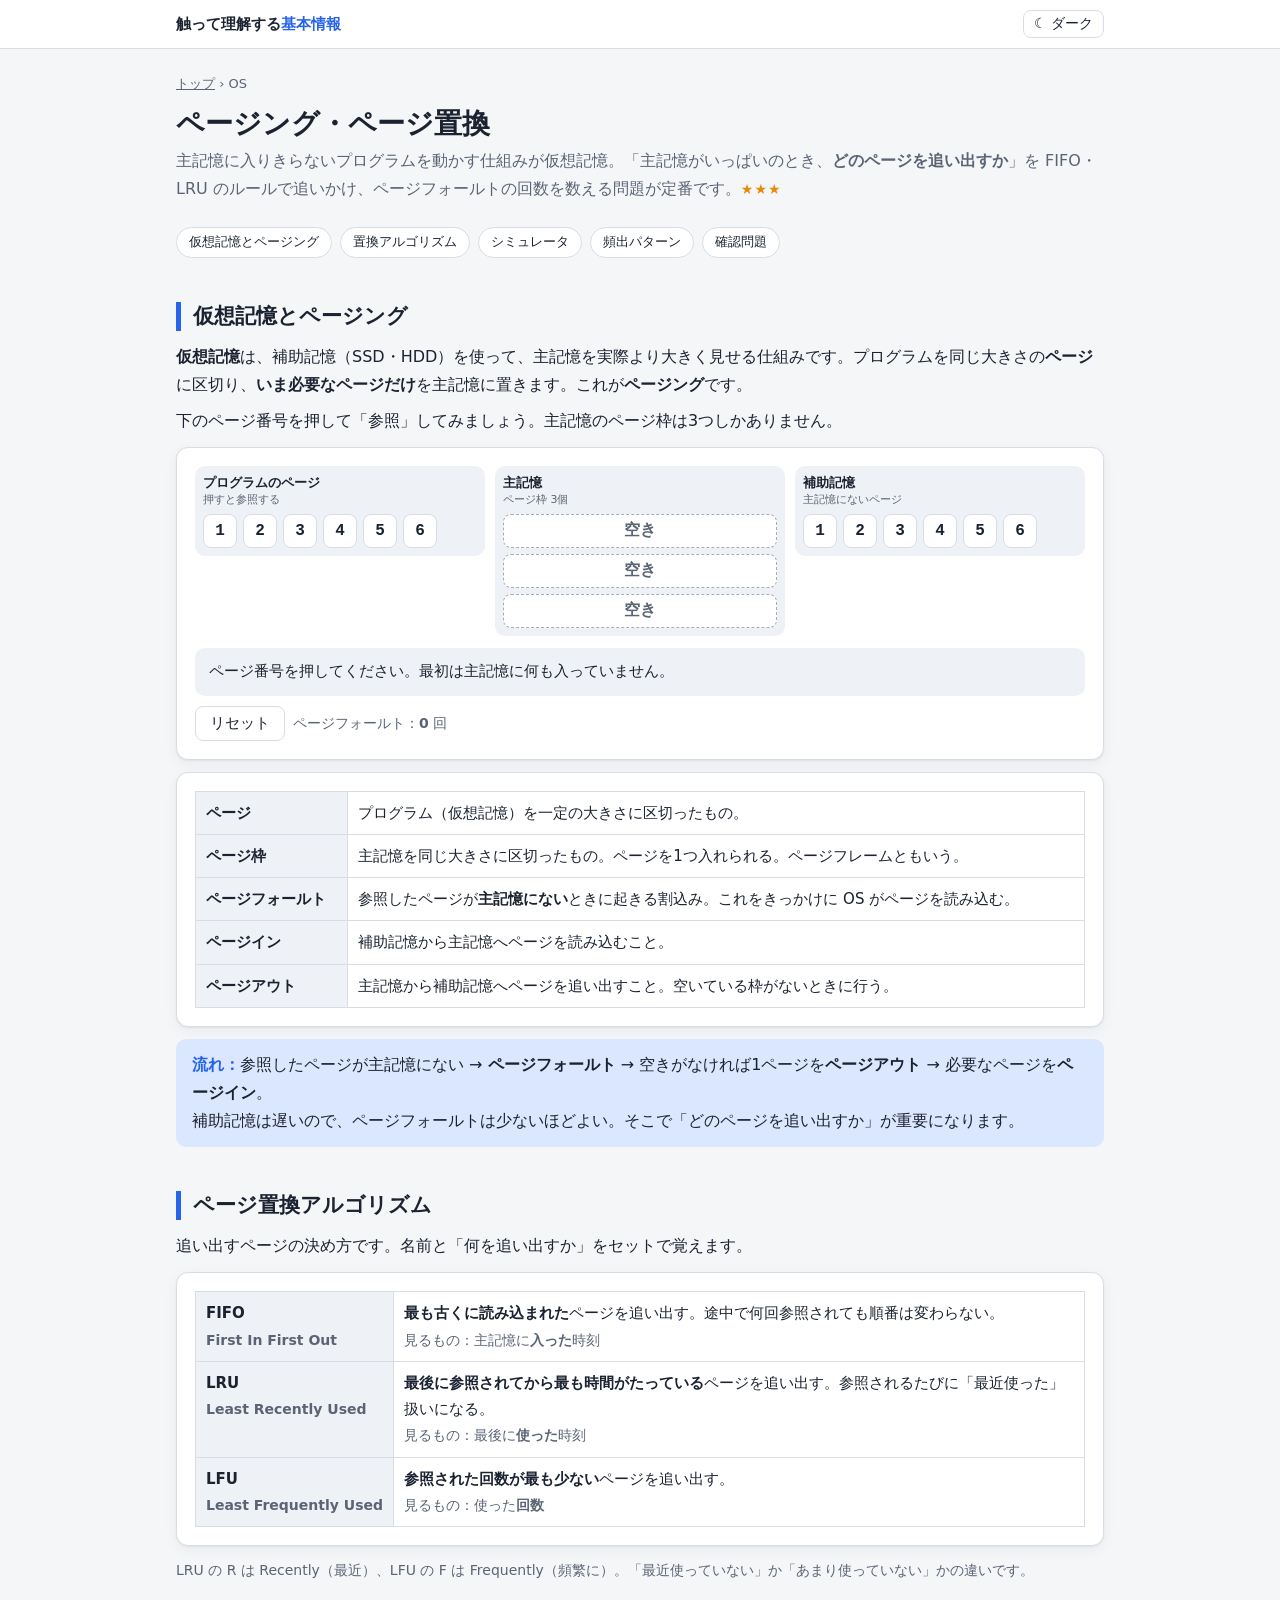
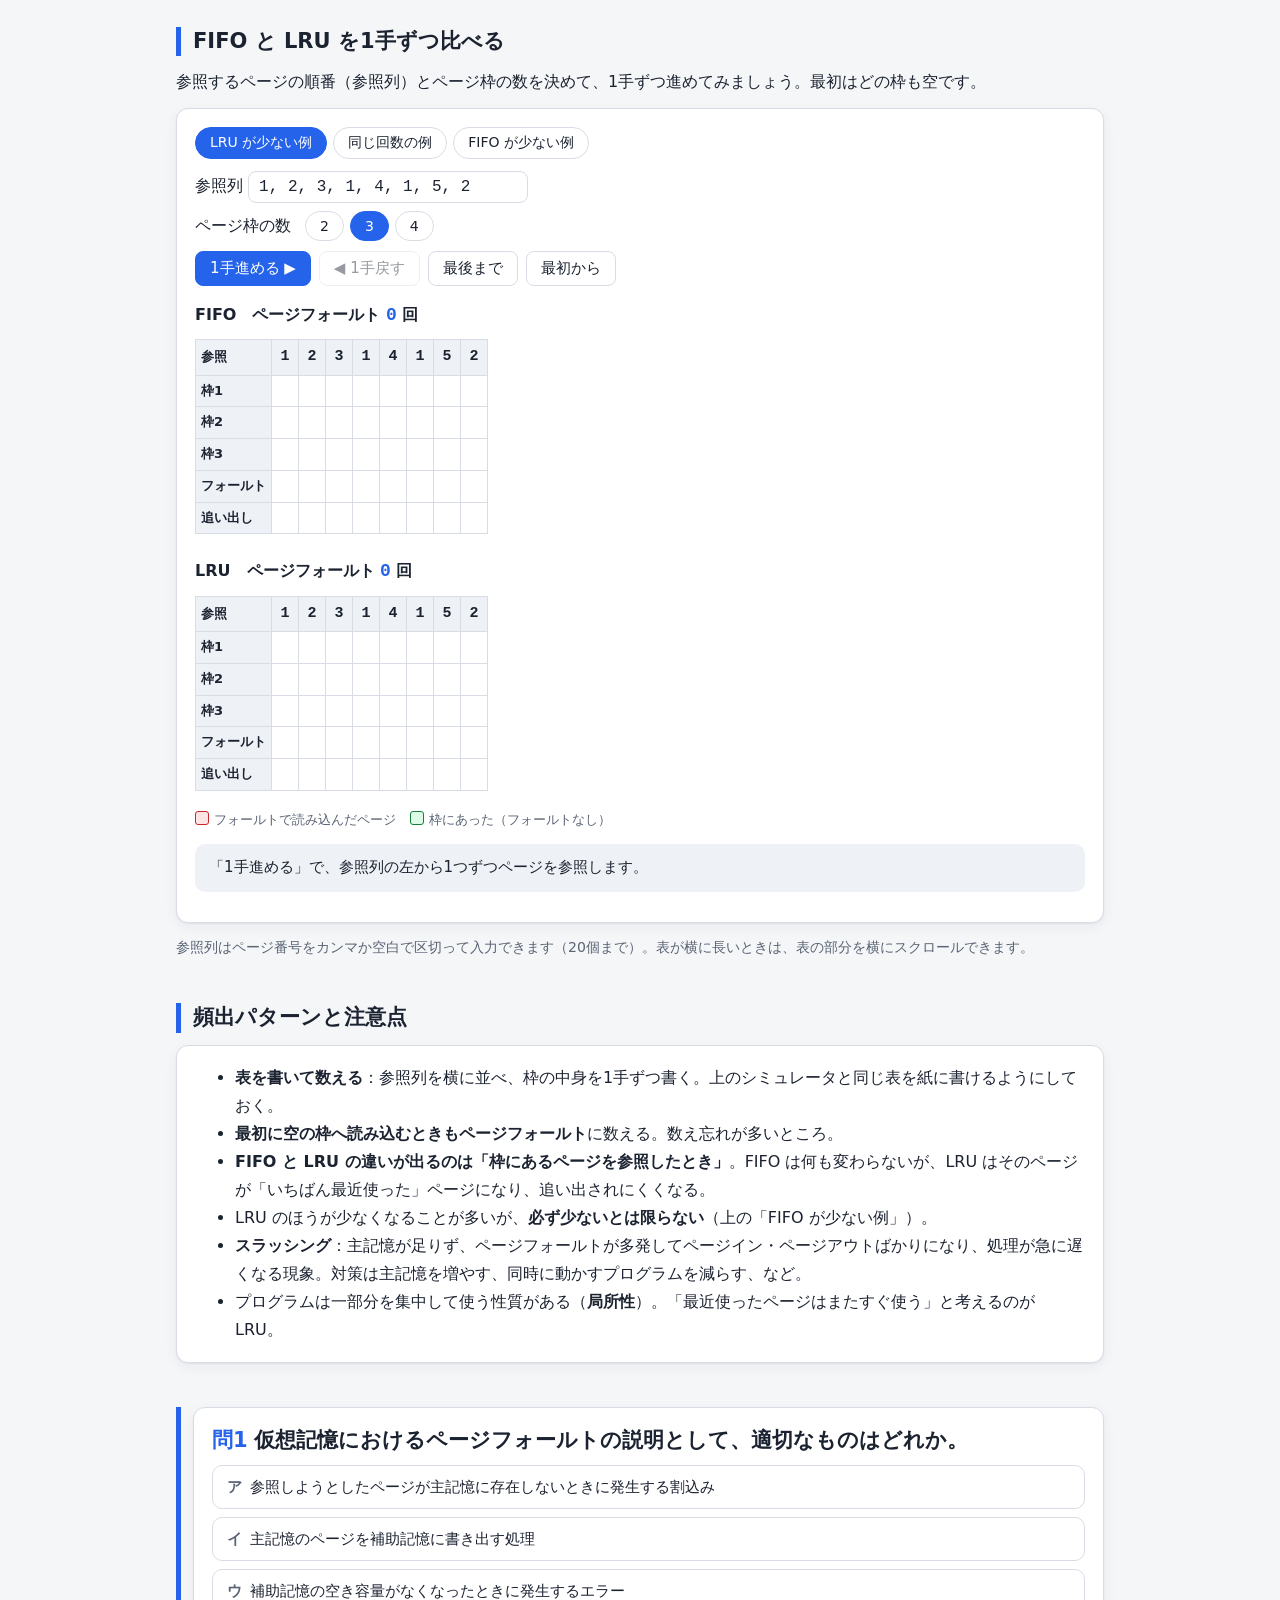
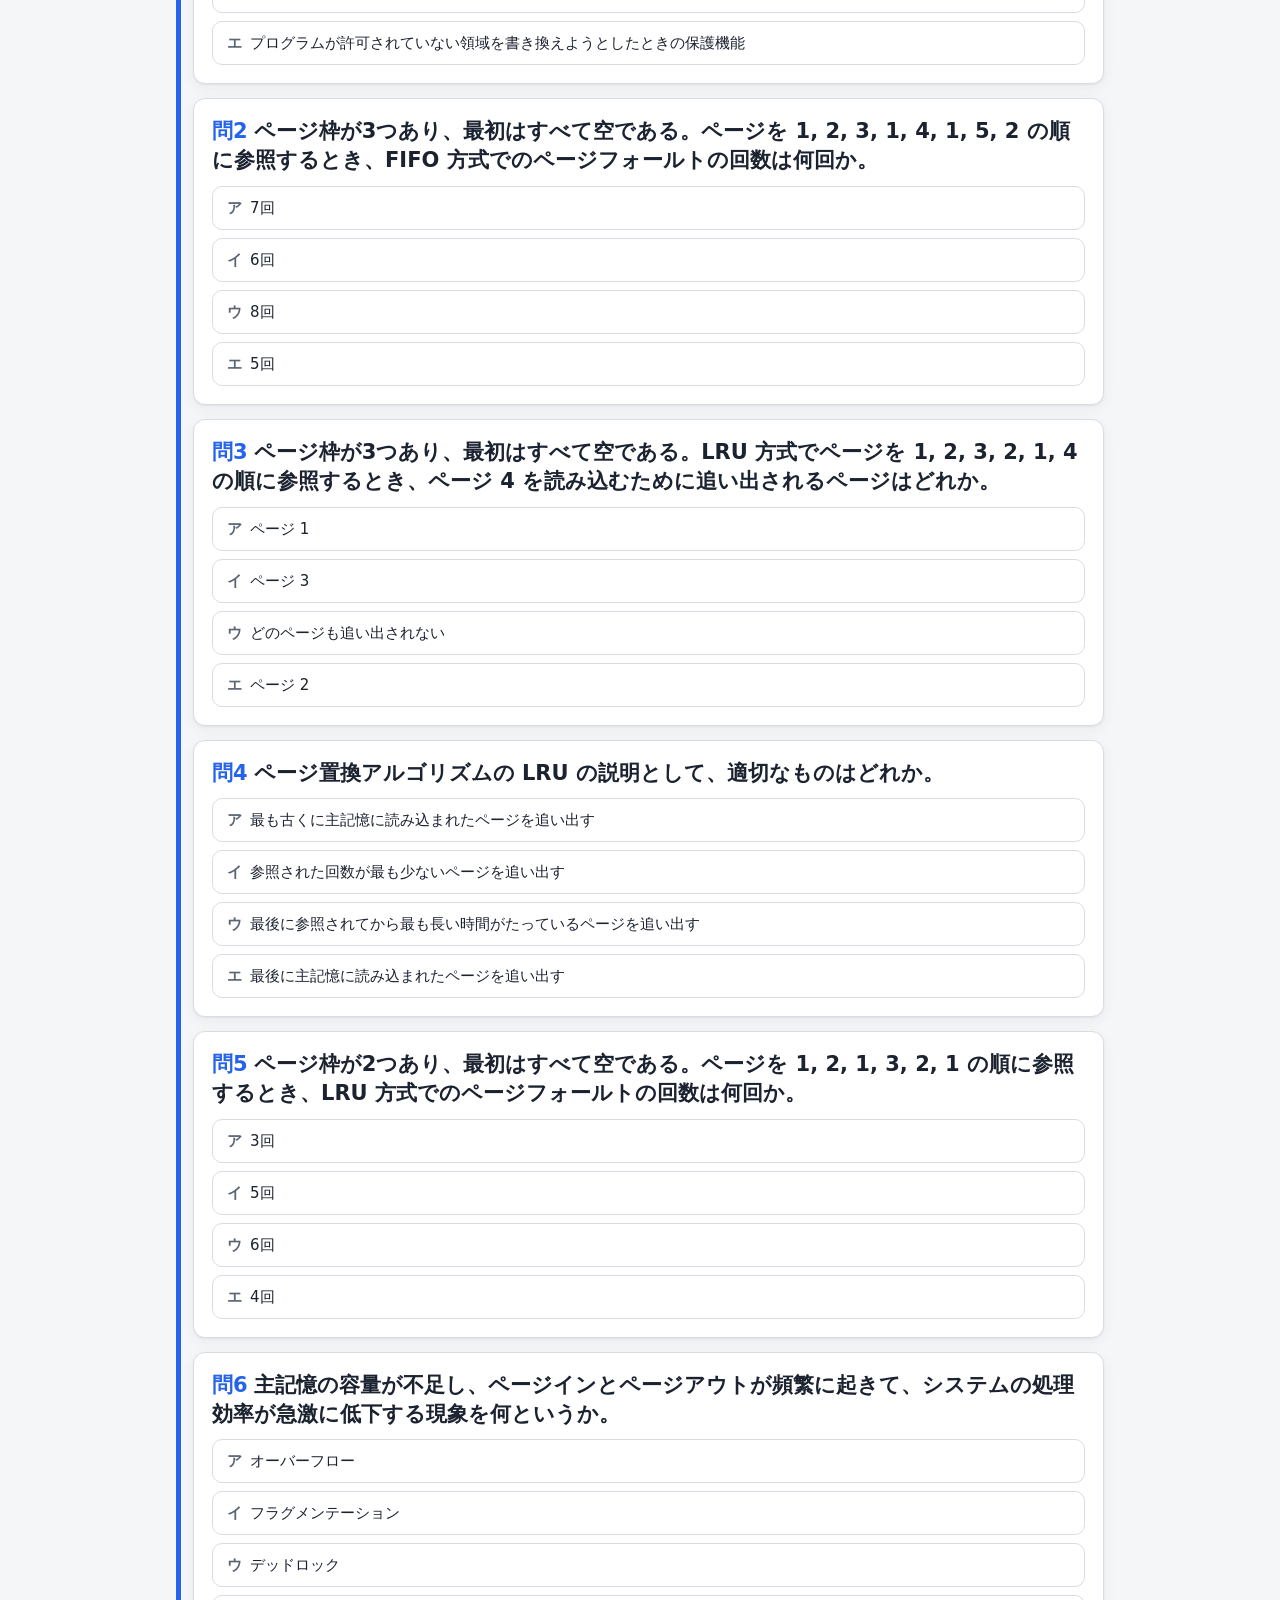
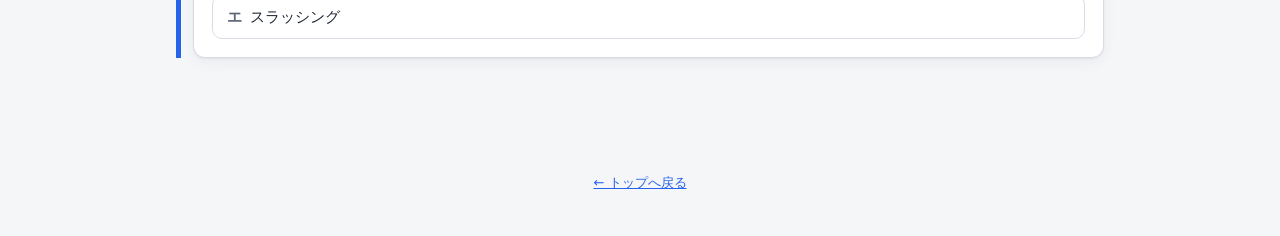
<file: topics/paging.html>
<!doctype html>
<html lang="ja">
<head>
<meta charset="utf-8">
<meta name="viewport" content="width=device-width, initial-scale=1">
<meta name="robots" content="noindex, nofollow">
<title>ページング・ページ置換 | 触って理解する基本情報</title>
<link rel="stylesheet" href="../css/style.css">
<script src="../js/common.js"></script>
<style>
  .vm { display: grid; grid-template-columns: repeat(3, 1fr); gap: 10px; align-items: start; }
  .vm .col { background: var(--surface-2); border-radius: 10px; padding: 8px; min-width: 0; }
  .vm .col-t { font-size: 13px; font-weight: 700; line-height: 1.4; margin-bottom: 6px; }
  .vm .col-t span { display: block; font-size: 11px; font-weight: 400; color: var(--muted); }
  .pages { display: flex; flex-wrap: wrap; gap: 6px; }
  .pg {
    width: 34px; height: 34px; display: flex; align-items: center; justify-content: center; padding: 0;
    font: 700 16px "Consolas", monospace; border-radius: 8px;
    background: var(--surface); border: 1.5px solid var(--border); color: var(--text);
  }
  button.pg { cursor: pointer; }
  button.pg:hover { border-color: var(--accent); }
  button.pg.in { background: var(--accent-soft); border-color: var(--accent); }
  .frames { display: grid; gap: 6px; }
  .frame {
    height: 34px; display: flex; align-items: center; justify-content: center;
    font: 700 16px "Consolas", monospace; border-radius: 8px;
    border: 1.5px dashed var(--off); color: var(--muted); background: var(--surface);
  }
  .frame.full { border-style: solid; border-color: var(--accent); background: var(--accent-soft); color: var(--text); }
  .frame.new { border-color: var(--ng); background: var(--ng-soft); }
  .frame.hit { border-color: var(--ok); background: var(--ok-soft); }
  .msg { background: var(--surface-2); border-radius: 10px; padding: 10px 14px; margin-top: 12px; font-size: 15px; min-height: 48px; }
  .row-in { display: flex; flex-wrap: wrap; gap: 8px 14px; align-items: center; margin-bottom: 8px; }
  .row-in input[type="text"] { width: 280px; max-width: 100%; font-family: "Consolas", monospace; }
  .row-in .seg { margin-bottom: 0; }
  .err { color: var(--ng); font-size: 14px; }
  table.sim th, table.sim td { padding: 4px 5px; min-width: 27px; font-family: "Consolas", monospace; }
  table.sim th.rh { font-family: inherit; font-size: 13px; white-space: nowrap; text-align: left; }
  table.sim td.ref { font-weight: 700; background: var(--surface-2); }
  table.sim td.cur { background: var(--accent-soft); }
  table.sim td.new { background: var(--ng-soft); font-weight: 700; }
  table.sim td.hit { background: var(--ok-soft); font-weight: 700; }
  table.sim td.f { color: var(--ng); font-weight: 700; }
  .algo-t { font-weight: 700; margin: 14px 0 0; }
  .algo-t .cnt { font-family: "Consolas", monospace; color: var(--accent); font-size: 18px; }
  .legend { display: flex; gap: 14px; font-size: 13px; flex-wrap: wrap; color: var(--muted); margin-top: 10px; }
  .legend span::before { content: ""; display: inline-block; width: 12px; height: 12px; border-radius: 3px; margin-right: 5px; vertical-align: -1px; }
  .legend .n::before { background: var(--ng-soft); border: 1px solid var(--ng); }
  .legend .h::before { background: var(--ok-soft); border: 1px solid var(--ok); }
  .total { margin-top: 12px; font-size: 16px; }
  .big { font: 700 24px "Consolas", monospace; color: var(--accent); }
</style>
</head>
<body>
<header class="site-header"><div class="inner">
  <a class="brand" href="../index.html">触って理解する<span>基本情報</span></a>
  <div class="spacer"></div>
  <button class="icon-btn" id="theme-toggle" type="button">☾ ダーク</button>
</div></header>

<main>
  <div class="crumb"><a href="../index.html">トップ</a> › OS</div>
  <h1 class="page-title">ページング・ページ置換</h1>
  <p class="page-lead">主記憶に入りきらないプログラムを動かす仕組みが仮想記憶。「主記憶がいっぱいのとき、<b>どのページを追い出すか</b>」を FIFO・LRU のルールで追いかけ、ページフォールトの回数を数える問題が定番です。<span class="freq">★★★</span></p>
  <nav class="toc">
    <a href="#vm">仮想記憶とページング</a><a href="#algo">置換アルゴリズム</a><a href="#sim">シミュレータ</a><a href="#tips">頻出パターン</a><a href="#quiz">確認問題</a>
  </nav>

  <h2 id="vm">仮想記憶とページング</h2>
  <p><b>仮想記憶</b>は、補助記憶（SSD・HDD）を使って、主記憶を実際より大きく見せる仕組みです。プログラムを同じ大きさの<b>ページ</b>に区切り、<b>いま必要なページだけ</b>を主記憶に置きます。これが<b>ページング</b>です。</p>
  <p>下のページ番号を押して「参照」してみましょう。主記憶のページ枠は3つしかありません。</p>
  <div class="card">
    <div class="vm">
      <div class="col">
        <div class="col-t">プログラムのページ<span>押すと参照する</span></div>
        <div class="pages" id="vm-pages"></div>
      </div>
      <div class="col">
        <div class="col-t">主記憶<span>ページ枠 3個</span></div>
        <div class="frames" id="vm-frames"></div>
      </div>
      <div class="col">
        <div class="col-t">補助記憶<span>主記憶にないページ</span></div>
        <div class="pages" id="vm-disk"></div>
      </div>
    </div>
    <div class="msg" id="vm-msg"></div>
    <div class="btn-row" style="margin-bottom:0"><button class="btn" id="vm-reset" type="button">リセット</button><span class="note">ページフォールト：<b id="vm-count">0</b> 回</span></div>
  </div>
  <div class="card table-wrap">
    <table class="info">
      <tr><th>ページ</th><td>プログラム（仮想記憶）を一定の大きさに区切ったもの。</td></tr>
      <tr><th>ページ枠</th><td>主記憶を同じ大きさに区切ったもの。ページを1つ入れられる。ページフレームともいう。</td></tr>
      <tr><th>ページフォールト</th><td>参照したページが<b>主記憶にない</b>ときに起きる割込み。これをきっかけに OS がページを読み込む。</td></tr>
      <tr><th>ページイン</th><td>補助記憶から主記憶へページを読み込むこと。</td></tr>
      <tr><th>ページアウト</th><td>主記憶から補助記憶へページを追い出すこと。空いている枠がないときに行う。</td></tr>
    </table>
  </div>
  <div class="point"><b>流れ：</b>参照したページが主記憶にない → <b>ページフォールト</b> → 空きがなければ1ページを<b>ページアウト</b> → 必要なページを<b>ページイン</b>。<br>
    補助記憶は遅いので、ページフォールトは少ないほどよい。そこで「どのページを追い出すか」が重要になります。</div>

  <h2 id="algo">ページ置換アルゴリズム</h2>
  <p>追い出すページの決め方です。名前と「何を追い出すか」をセットで覚えます。</p>
  <div class="card table-wrap">
    <table class="info">
      <tr><th>FIFO<br><span class="note">First In First Out</span></th><td><b>最も古くに読み込まれた</b>ページを追い出す。途中で何回参照されても順番は変わらない。<br><span class="note">見るもの：主記憶に<b>入った</b>時刻</span></td></tr>
      <tr><th>LRU<br><span class="note">Least Recently Used</span></th><td><b>最後に参照されてから最も時間がたっている</b>ページを追い出す。参照されるたびに「最近使った」扱いになる。<br><span class="note">見るもの：最後に<b>使った</b>時刻</span></td></tr>
      <tr><th>LFU<br><span class="note">Least Frequently Used</span></th><td><b>参照された回数が最も少ない</b>ページを追い出す。<br><span class="note">見るもの：使った<b>回数</b></span></td></tr>
    </table>
  </div>
  <p class="note">LRU の R は Recently（最近）、LFU の F は Frequently（頻繁に）。「最近使っていない」か「あまり使っていない」かの違いです。</p>

  <h2 id="sim">FIFO と LRU を1手ずつ比べる</h2>
  <p>参照するページの順番（参照列）とページ枠の数を決めて、1手ずつ進めてみましょう。最初はどの枠も空です。</p>
  <div class="card">
    <div class="seg" id="s-presets"></div>
    <div class="row-in">
      <label>参照列 <input type="text" id="s-refs" autocomplete="off" aria-label="参照列"></label>
    </div>
    <div class="row-in">
      <span>ページ枠の数</span>
      <div class="seg" id="s-frames"></div>
    </div>
    <div class="err" id="s-err"></div>
    <div class="btn-row">
      <button class="btn primary" id="s-next" type="button">1手進める ▶</button>
      <button class="btn" id="s-prev" type="button">◀ 1手戻す</button>
      <button class="btn" id="s-end" type="button">最後まで</button>
      <button class="btn" id="s-reset" type="button">最初から</button>
    </div>
    <div id="s-tables"></div>
    <div class="legend"><span class="n">フォールトで読み込んだページ</span><span class="h">枠にあった（フォールトなし）</span></div>
    <div class="msg" id="s-msg"></div>
    <div class="total" id="s-total"></div>
  </div>
  <p class="note">参照列はページ番号をカンマか空白で区切って入力できます（20個まで）。表が横に長いときは、表の部分を横にスクロールできます。</p>

  <h2 id="tips">頻出パターンと注意点</h2>
  <div class="card">
    <ul style="margin:0">
      <li><b>表を書いて数える</b>：参照列を横に並べ、枠の中身を1手ずつ書く。上のシミュレータと同じ表を紙に書けるようにしておく。</li>
      <li><b>最初に空の枠へ読み込むときもページフォールト</b>に数える。数え忘れが多いところ。</li>
      <li><b>FIFO と LRU の違いが出るのは「枠にあるページを参照したとき」</b>。FIFO は何も変わらないが、LRU はそのページが「いちばん最近使った」ページになり、追い出されにくくなる。</li>
      <li>LRU のほうが少なくなることが多いが、<b>必ず少ないとは限らない</b>（上の「FIFO が少ない例」）。</li>
      <li><b>スラッシング</b>：主記憶が足りず、ページフォールトが多発してページイン・ページアウトばかりになり、処理が急に遅くなる現象。対策は主記憶を増やす、同時に動かすプログラムを減らす、など。</li>
      <li>プログラムは一部分を集中して使う性質がある（<b>局所性</b>）。「最近使ったページはまたすぐ使う」と考えるのが LRU。</li>
    </ul>
  </div>

  <h2 id="quiz">確認問題</h2>
  <div id="quiz"></div>
</main>
<footer class="site-footer"><a href="../index.html">← トップへ戻る</a></footer>

<script>
(function () {
  const $ = id => document.getElementById(id);

  // ---- 仮想記憶の図（追い出しは FIFO）----
  const VM_PAGES = [1, 2, 3, 4, 5, 6], VM_N = 3;
  let vm;
  function vmReset() {
    vm = { frames: Array(VM_N).fill(null), loaded: Array(VM_N).fill(0), t: 0, count: 0 };
    renderVm('ページ番号を押してください。最初は主記憶に何も入っていません。', -1, '');
  }
  function renderVm(msg, slot, cls) {
    $('vm-pages').innerHTML = VM_PAGES.map(p =>
      `<button type="button" class="pg${vm.frames.includes(p) ? ' in' : ''}" data-p="${p}">${p}</button>`).join('');
    $('vm-frames').innerHTML = vm.frames.map((p, i) =>
      `<div class="frame${p === null ? '' : ' full'}${i === slot ? ' ' + cls : ''}">${p === null ? '空き' : p}</div>`).join('');
    $('vm-disk').innerHTML = VM_PAGES.filter(p => !vm.frames.includes(p)).map(p => `<div class="pg">${p}</div>`).join('');
    $('vm-msg').innerHTML = msg;
    $('vm-count').textContent = vm.count;
    $('vm-pages').querySelectorAll('button').forEach(b => b.addEventListener('click', () => vmRef(+b.dataset.p)));
  }
  function vmRef(p) {
    vm.t++;
    let slot = vm.frames.indexOf(p);
    if (slot >= 0) {
      renderVm(`ページ <b>${p}</b> を参照 → 主記憶にある。そのまま使える（ページフォールトは起きない）。`, slot, 'hit');
      return;
    }
    vm.count++;
    slot = vm.frames.indexOf(null);
    let msg = `ページ <b>${p}</b> を参照 → 主記憶にない → <b>ページフォールト</b>。`;
    if (slot >= 0) msg += '空いているページ枠に読み込む（ページイン）。';
    else {
      slot = vm.loaded.indexOf(Math.min(...vm.loaded));
      msg += `空きがないので、ページ <b>${vm.frames[slot]}</b> を補助記憶へ追い出し（ページアウト）、その枠に読み込む（ページイン）。<br>
        <span class="note">ここでは一番古くに読み込んだページを追い出しています。どれを追い出すかの決め方が、次のページ置換アルゴリズムです。</span>`;
    }
    vm.frames[slot] = p;
    vm.loaded[slot] = vm.t;
    renderVm(msg, slot, 'new');
  }
  $('vm-reset').addEventListener('click', vmReset);
  vmReset();

  // ---- シミュレータ ----
  // key[i] は枠 i のページの「追い出しの基準になる時刻」。FIFO は読み込んだ時刻、LRU は最後に参照した時刻
  function simulate(refs, n, algo) {
    const frames = Array(n).fill(null), key = Array(n).fill(0), steps = [];
    refs.forEach((p, t) => {
      let slot = frames.indexOf(p), fault = false, out = null;
      if (slot >= 0) {
        if (algo === 'LRU') key[slot] = t;
      } else {
        fault = true;
        slot = frames.indexOf(null);
        if (slot < 0) { slot = key.indexOf(Math.min(...key)); out = frames[slot]; }
        frames[slot] = p;
        key[slot] = t;
      }
      steps.push({ p, frames: frames.slice(), slot, fault, out });
    });
    return steps;
  }
  function parseRefs(str) {
    const raw = str.split(/[\s,、，]+/).filter(Boolean);
    if (!raw.length) return { err: '参照列を入力してください。' };
    if (raw.length > 20) return { err: '長すぎます（20個まで）。' };
    if (!raw.every(x => /^\d{1,2}$/.test(x))) return { err: 'ページ番号は 0〜99 の整数を、カンマか空白で区切って入力してください。' };
    return { refs: raw.map(Number) };
  }

  const PRESETS = [
    { name: 'LRU が少ない例', refs: '1, 2, 3, 1, 4, 1, 5, 2', n: 3 },
    { name: '同じ回数の例', refs: '1, 2, 3, 1, 4, 2, 5, 1, 2, 3', n: 3 },
    { name: 'FIFO が少ない例', refs: '1, 2, 3, 4, 1, 2, 5, 1, 2, 3, 4, 5', n: 3 },
  ];
  let refs = [], nFrames = 3, step = 0, res = {};

  function table(algo) {
    const st = res[algo];
    const cls = (t, extra) => `${t === step - 1 ? 'cur' : ''} ${t < step ? extra : ''}`.trim();
    let h = `<tr><th class="rh">参照</th>${refs.map((p, t) => `<td class="ref${t === step - 1 ? ' cur' : ''}">${p}</td>`).join('')}</tr>`;
    for (let i = 0; i < nFrames; i++) {
      h += `<tr><th class="rh">枠${i + 1}</th>${st.map((s, t) => {
        const mark = s.slot === i ? (s.fault ? 'new' : 'hit') : '';
        const v = t < step && s.frames[i] !== null ? s.frames[i] : '';
        return `<td class="${cls(t, mark)}">${v}</td>`;
      }).join('')}</tr>`;
    }
    h += `<tr><th class="rh">フォールト</th>${st.map((s, t) => `<td class="${cls(t, 'f')}">${t < step && s.fault ? '●' : ''}</td>`).join('')}</tr>`;
    h += `<tr><th class="rh">追い出し</th>${st.map((s, t) => `<td class="${cls(t, '')}">${t < step && s.out !== null ? s.out : ''}</td>`).join('')}</tr>`;
    const cnt = st.slice(0, step).filter(s => s.fault).length;
    return `<p class="algo-t">${algo}　ページフォールト <span class="cnt">${cnt}</span> 回</p>
      <div class="table-wrap"><table class="tt sim">${h}</table></div>`;
  }
  function explain(algo) {
    const s = res[algo][step - 1];
    if (!s.fault) return `枠にある → フォールトなし。${algo === 'LRU' ? `ページ ${s.p} は「いちばん最近使った」ページになる。` : '読み込んだ順番は変わらない。'}`;
    if (s.out === null) return '枠にない → <b>フォールト</b>。空いている枠に読み込む。';
    return `枠にない → <b>フォールト</b>。${algo === 'LRU' ? '最後に参照されてから最も時間がたっている' : '最も古くに読み込んだ'}ページ <b>${s.out}</b> を追い出す。`;
  }
  function renderSim() {
    $('s-tables').innerHTML = table('FIFO') + table('LRU');
    // 表を作り直すと横スクロール位置が戻るので、いまの手の列が見える位置に合わせる
    document.querySelectorAll('#s-tables .table-wrap').forEach(w => {
      const c = w.querySelector('td.ref.cur');
      if (c) w.scrollLeft = Math.max(0, c.offsetLeft + c.offsetWidth - w.clientWidth + 4);
    });
    $('s-next').disabled = $('s-end').disabled = step >= refs.length;
    $('s-prev').disabled = step === 0;
    if (step === 0) {
      $('s-msg').innerHTML = '「1手進める」で、参照列の左から1つずつページを参照します。';
    } else {
      $('s-msg').innerHTML = `<b>${step}手目：ページ ${refs[step - 1]} を参照</b><br>FIFO：${explain('FIFO')}<br>LRU：${explain('LRU')}`;
    }
    if (step === refs.length) {
      const f = res.FIFO.filter(s => s.fault).length, l = res.LRU.filter(s => s.fault).length;
      const cmp = f === l ? 'この参照列ではどちらも同じ回数です。'
        : f > l ? `LRU のほうが ${f - l} 回少なくなりました。`
        : `FIFO のほうが ${l - f} 回少なくなりました。LRU がいつも有利とは限りません。`;
      $('s-total').innerHTML = `合計　FIFO：<span class="big">${f}</span> 回　LRU：<span class="big">${l}</span> 回<br>${cmp}`;
    } else {
      $('s-total').innerHTML = '';
    }
    const cur = $('s-refs').value;
    document.querySelectorAll('#s-presets button').forEach((b, i) =>
      b.setAttribute('aria-pressed', PRESETS[i].refs === cur && PRESETS[i].n === nFrames));
    document.querySelectorAll('#s-frames button').forEach(b => b.setAttribute('aria-pressed', +b.textContent === nFrames));
  }
  function setup() {
    const r = parseRefs($('s-refs').value);
    $('s-err').textContent = r.err || '';
    if (r.err) return;
    refs = r.refs;
    res = { FIFO: simulate(refs, nFrames, 'FIFO'), LRU: simulate(refs, nFrames, 'LRU') };
    step = 0;
    renderSim();
  }
  PRESETS.forEach(p => {
    const b = document.createElement('button');
    b.type = 'button';
    b.textContent = p.name;
    b.addEventListener('click', () => { $('s-refs').value = p.refs; nFrames = p.n; setup(); });
    $('s-presets').appendChild(b);
  });
  [2, 3, 4].forEach(n => {
    const b = document.createElement('button');
    b.type = 'button';
    b.textContent = n;
    b.addEventListener('click', () => { nFrames = n; setup(); });
    $('s-frames').appendChild(b);
  });
  $('s-refs').addEventListener('input', setup);
  $('s-next').addEventListener('click', () => { step++; renderSim(); });
  $('s-prev').addEventListener('click', () => { step--; renderSim(); });
  $('s-end').addEventListener('click', () => { step = refs.length; renderSim(); });
  $('s-reset').addEventListener('click', () => { step = 0; renderSim(); });
  $('s-refs').value = PRESETS[0].refs;
  setup();

  // ---- 確認問題 ----
  FE.quiz($('quiz'), 'paging', [
    { q: '仮想記憶におけるページフォールトの説明として、適切なものはどれか。',
      choices: ['参照しようとしたページが主記憶に存在しないときに発生する割込み', '主記憶のページを補助記憶に書き出す処理', '補助記憶の空き容量がなくなったときに発生するエラー', 'プログラムが許可されていない領域を書き換えようとしたときの保護機能'], answer: 0,
      explain: '参照したページが主記憶にないときに起きる割込みがページフォールトです。主記憶から補助記憶へ書き出すのはページアウトです。' },
    { q: 'ページ枠が3つあり、最初はすべて空である。ページを 1, 2, 3, 1, 4, 1, 5, 2 の順に参照するとき、FIFO 方式でのページフォールトの回数は何回か。',
      choices: ['5回', '6回', '7回', '8回'], answer: 2,
      explain: '1, 2, 3 で3回。1 はあるので0回。4 で 1 を追い出し、次の 1 でまたフォールト（2 を追い出す）。5（3 を追い出す）、2（4 を追い出す）でもフォールト。合計 3 + 4 = 7回。シミュレータの「LRU が少ない例」で確かめられます（LRU なら6回）。' },
    { q: 'ページ枠が3つあり、最初はすべて空である。LRU 方式でページを 1, 2, 3, 2, 1, 4 の順に参照するとき、ページ 4 を読み込むために追い出されるページはどれか。',
      choices: ['ページ 1', 'ページ 2', 'ページ 3', 'どのページも追い出されない'], answer: 2,
      explain: '4 を参照する直前、最後に参照した順は 3 → 2 → 1。最後に参照されてから最も時間がたっているのはページ 3 です。FIFO なら最も古くに読み込んだページ 1 が追い出されます。' },
    { q: 'ページ置換アルゴリズムの LRU の説明として、適切なものはどれか。',
      choices: ['最も古くに主記憶に読み込まれたページを追い出す', '最後に参照されてから最も長い時間がたっているページを追い出す', '参照された回数が最も少ないページを追い出す', '最後に主記憶に読み込まれたページを追い出す'], answer: 1,
      explain: 'LRU（Least Recently Used）は「最近いちばん使われていない」ページを追い出します。最も古くに読み込まれたページを追い出すのは FIFO、参照回数が最も少ないページを追い出すのは LFU です。' },
    { q: 'ページ枠が2つあり、最初はすべて空である。ページを 1, 2, 1, 3, 2, 1 の順に参照するとき、LRU 方式でのページフォールトの回数は何回か。',
      choices: ['3回', '4回', '5回', '6回'], answer: 2,
      explain: '1, 2 で2回。1 はあるので0回（1 が最近使ったページになる）。3 で 2 を追い出し、2 で 1 を追い出し、1 で 3 を追い出す。合計 2 + 3 = 5回。FIFO なら4回です。枠の数を 2 にしてシミュレータで確かめられます。' },
    { q: '主記憶の容量が不足し、ページインとページアウトが頻繁に起きて、システムの処理効率が急激に低下する現象を何というか。',
      choices: ['スラッシング', 'フラグメンテーション', 'デッドロック', 'オーバーフロー'], answer: 0,
      explain: 'スラッシングです。主記憶を増やす、同時に実行するプログラムを減らす、などで対処します。' },
  ]);
})();
</script>
</body>
</html>
</file>
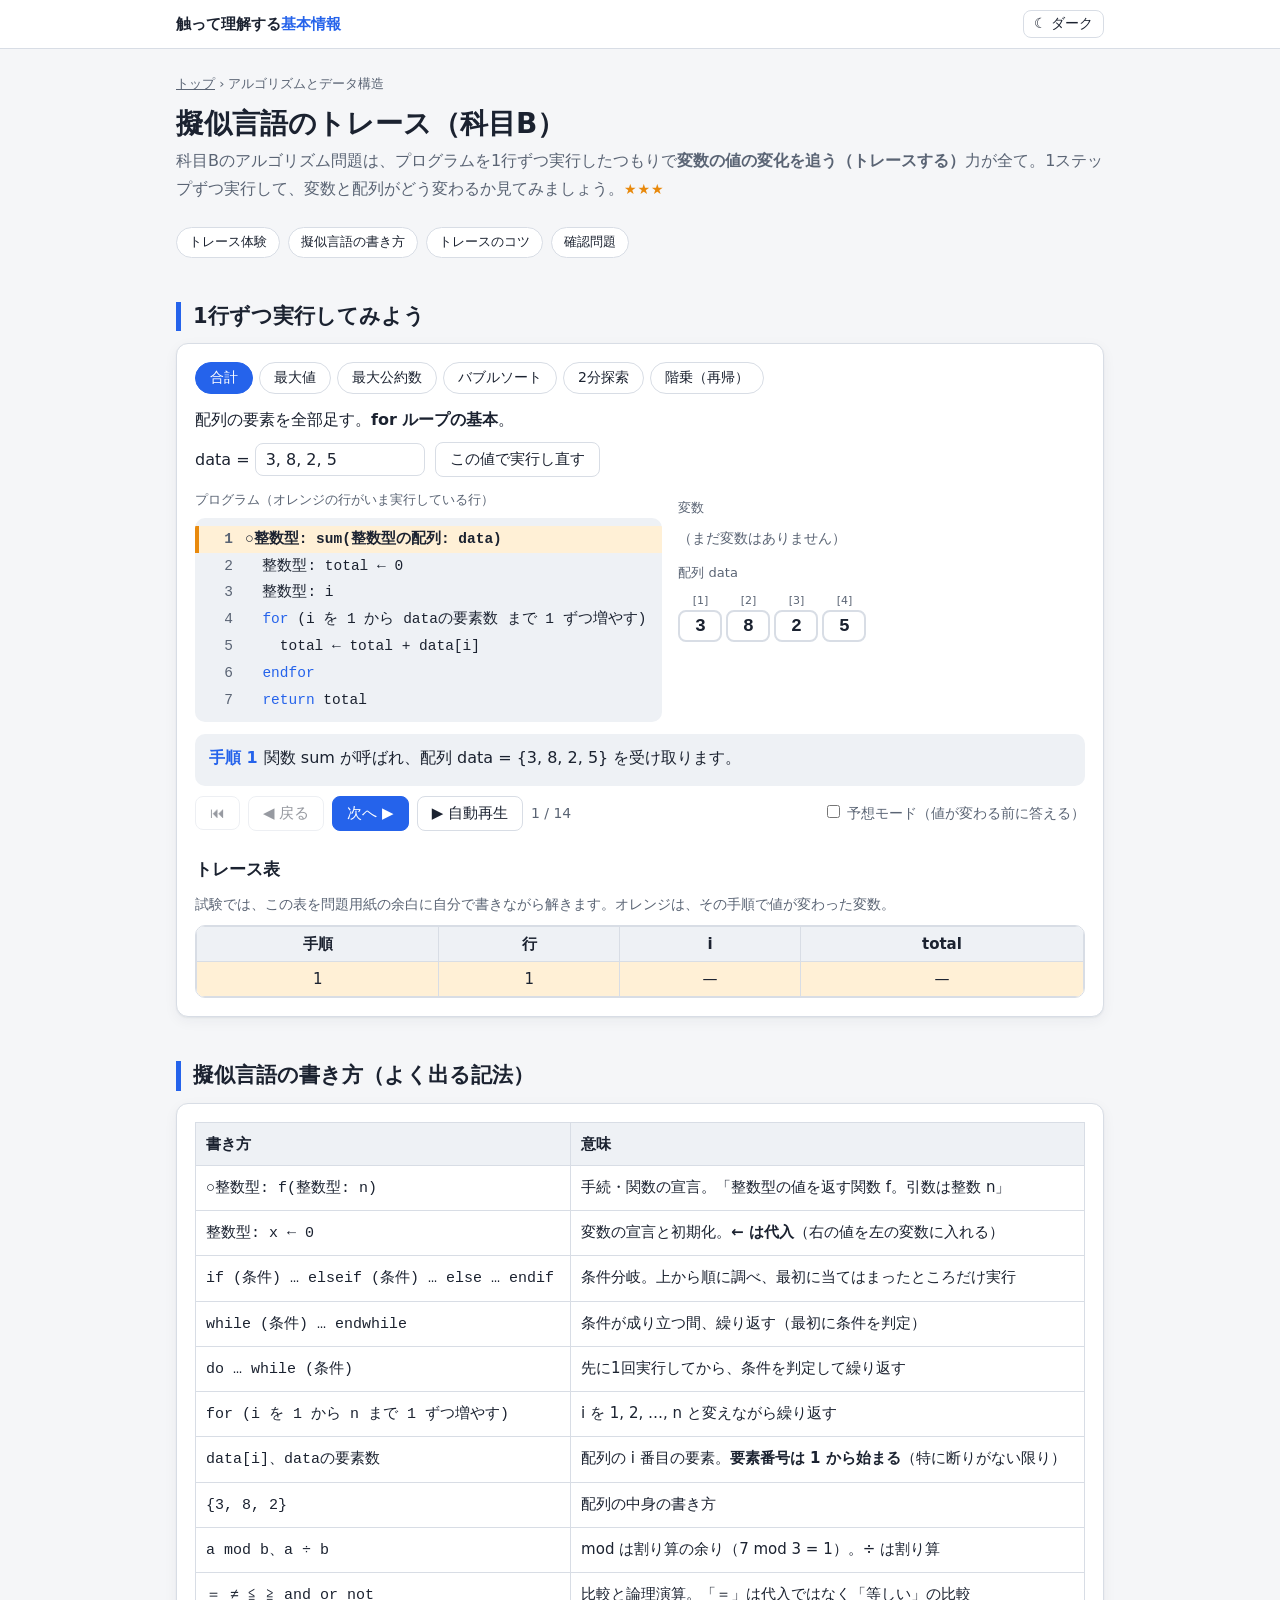
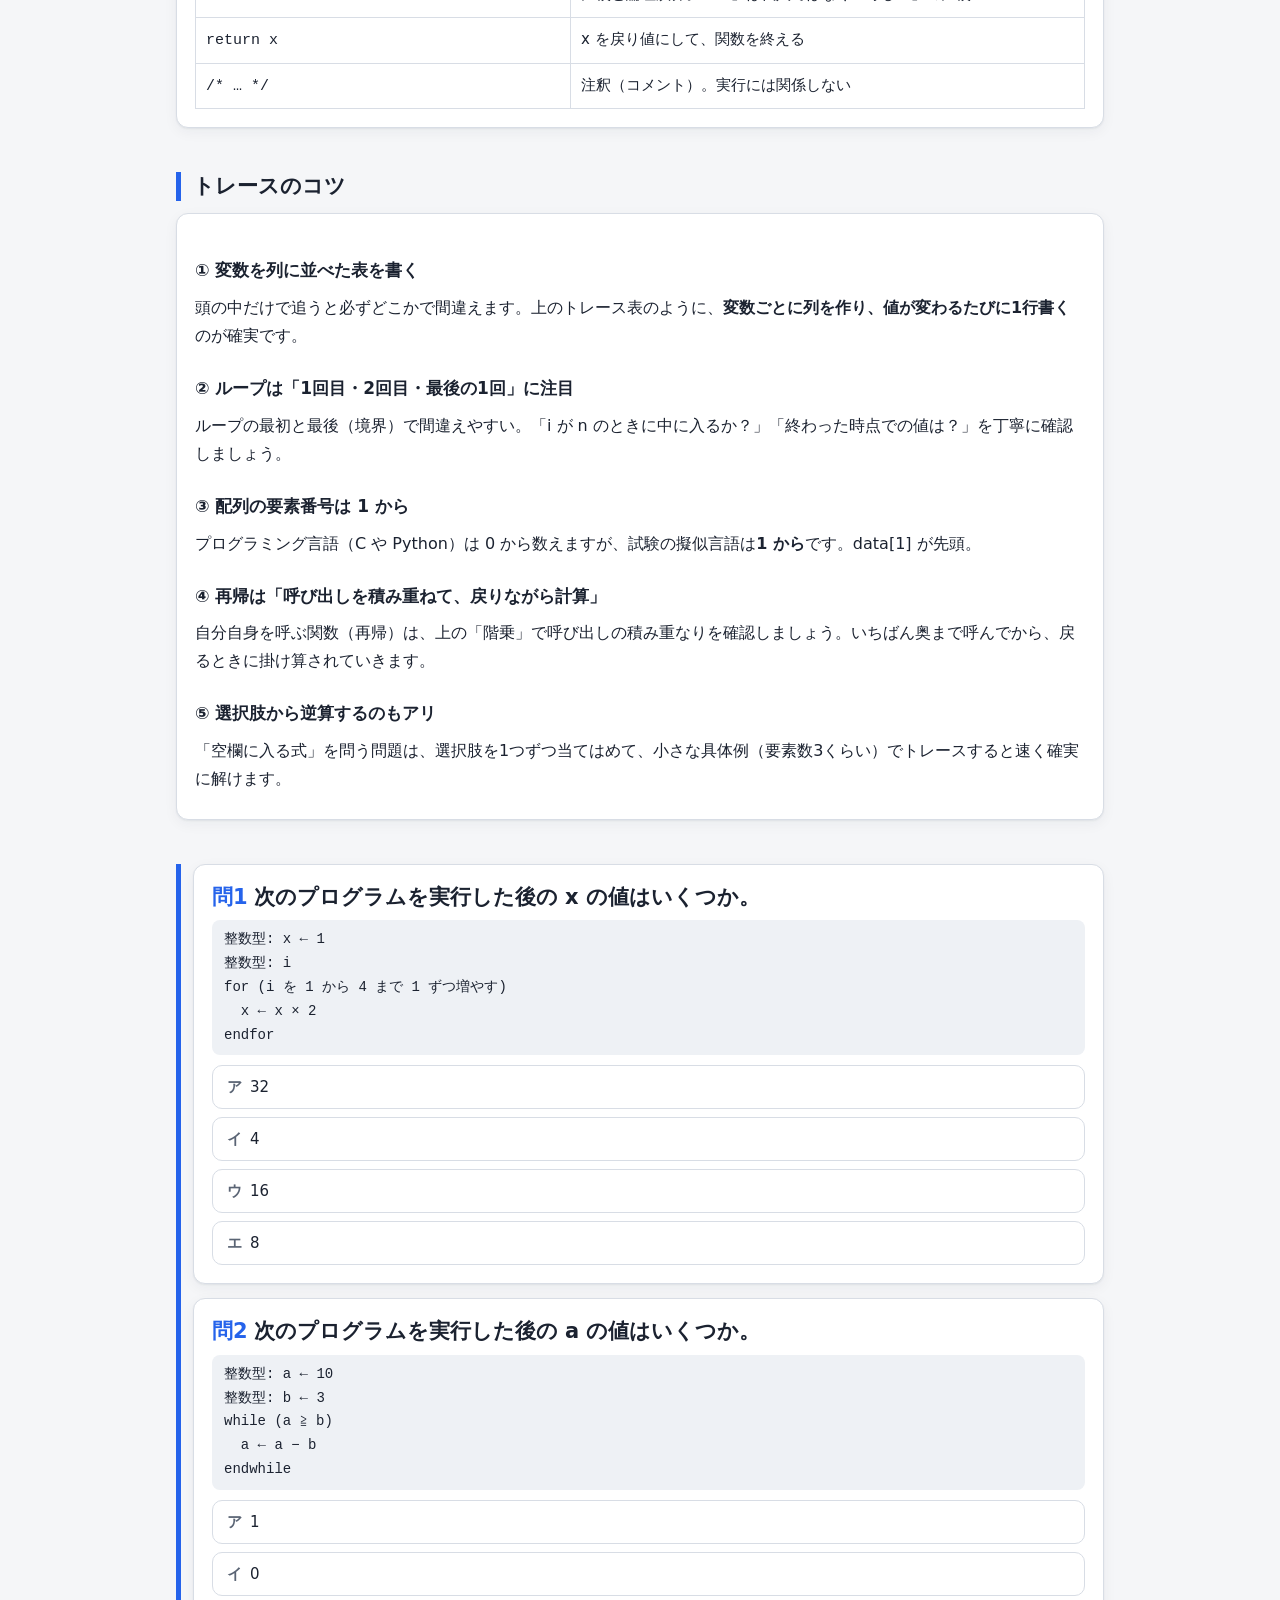
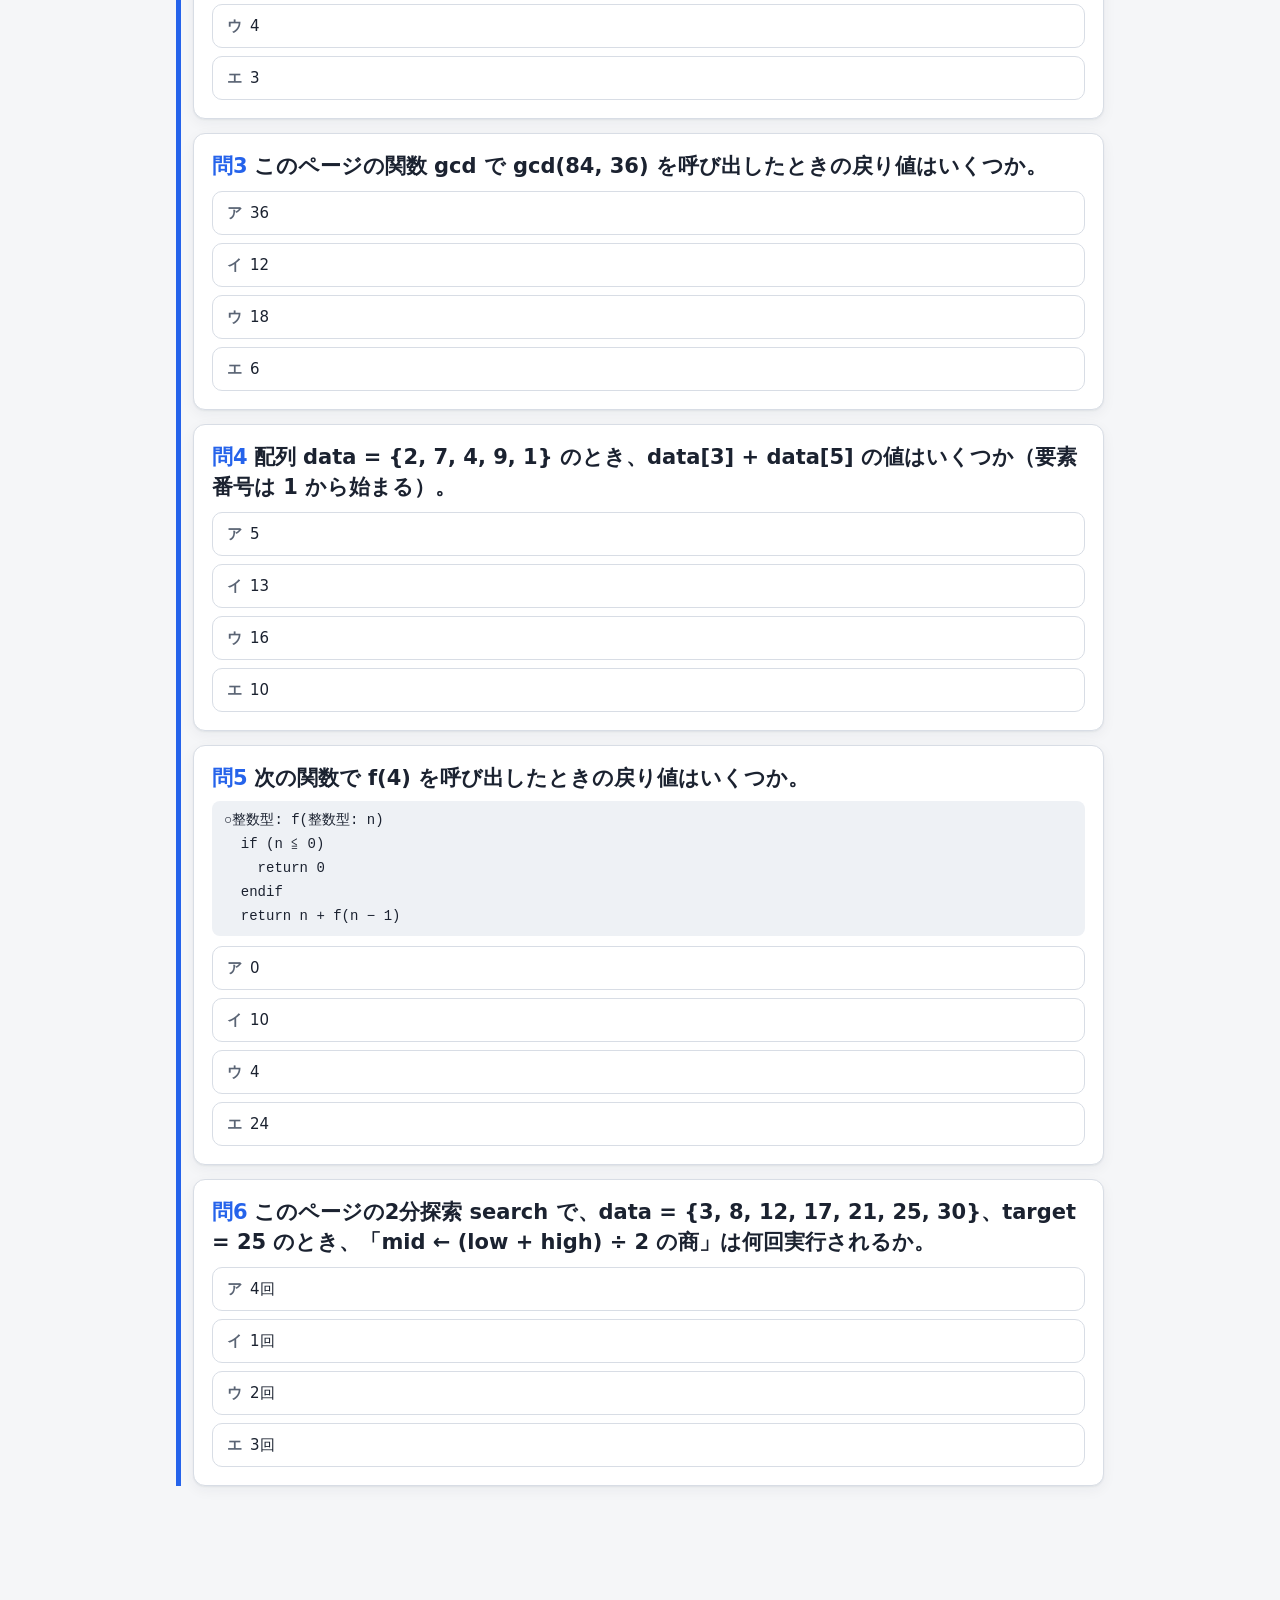
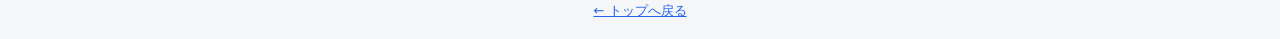
<file: topics/pseudo-code.html>
<!doctype html>
<html lang="ja">
<head>
<meta charset="utf-8">
<meta name="viewport" content="width=device-width, initial-scale=1">
<meta name="robots" content="noindex, nofollow">
<title>擬似言語のトレース | 触って理解する基本情報</title>
<link rel="stylesheet" href="../css/style.css">
<script src="../js/common.js"></script>
<style>
  .tracer { display: grid; grid-template-columns: 1.15fr 1fr; gap: 16px; align-items: start; }
  @media (max-width: 760px) { .tracer { grid-template-columns: 1fr; } }
  .code {
    font: 14.5px/1.85 "Consolas", "SFMono-Regular", monospace; background: var(--surface-2); border-radius: 10px;
    padding: 8px 0; overflow-x: auto; margin: 0;
  }
  .code .ln { display: block; padding: 0 12px 0 0; white-space: pre; border-left: 4px solid transparent; }
  .code .ln .no { display: inline-block; width: 34px; text-align: right; margin-right: 12px; color: var(--muted); user-select: none; }
  .code .ln.cur { background: var(--on-soft); border-left-color: var(--on); font-weight: 700; }
  .code .kw { color: var(--accent); }
  .code .cm { color: var(--muted); }
  .panel-title { font-size: 13px; color: var(--muted); margin: 0 0 6px; }
  .vars { display: flex; flex-wrap: wrap; gap: 8px; }
  .var { background: var(--surface-2); border: 2px solid transparent; border-radius: 10px; padding: 4px 12px; min-width: 70px; }
  .var small { display: block; font-size: 12px; color: var(--muted); font-family: "Consolas", monospace; }
  .var b { font: 700 20px "Consolas", monospace; }
  .var.chg { border-color: var(--on); background: var(--on-soft); }
  .arr { display: flex; gap: 4px; margin-top: 4px; flex-wrap: wrap; }
  .cell { width: 44px; text-align: center; }
  .cell .box { border: 2px solid var(--border); border-radius: 8px; font: 700 18px "Consolas", monospace; padding: 4px 0; background: var(--surface); }
  .cell .box.chg { border-color: var(--on); background: var(--on-soft); }
  .cell .box.ptr { border-color: var(--accent); }
  .cell .idx { font-size: 11px; color: var(--muted); }
  .cell .pt { font: 700 12px "Consolas", monospace; color: var(--accent); min-height: 17px; line-height: 1.3; }
  .stack { display: flex; flex-direction: column-reverse; gap: 4px; }
  .frame { border: 1px solid var(--border); border-radius: 8px; padding: 3px 10px; font: 14px "Consolas", monospace; background: var(--surface-2); }
  .frame.top { border-color: var(--accent); background: var(--accent-soft); font-weight: 700; }
  .note-box { background: var(--surface-2); border-radius: 10px; padding: 10px 14px; margin-top: 12px; min-height: 52px; }
  .note-box .stepno { color: var(--accent); font-weight: 700; margin-right: 6px; }
  .result { margin-top: 10px; font-size: 17px; }
  .predict { margin-top: 10px; padding: 10px 14px; border: 2px dashed var(--on); border-radius: 10px; }
  .predict .ans { font-weight: 700; margin-left: 8px; }
  .trace-wrap { max-height: 320px; overflow: auto; border: 1px solid var(--border); border-radius: 10px; }
  .trace-wrap table.tt { margin: 0; width: 100%; }
  .trace-wrap th { position: sticky; top: 0; }
  .trace-wrap td.chg { color: var(--on); font-weight: 700; }
  .trace-wrap tr.now td { background: var(--on-soft); }
  .inputs { display: flex; flex-wrap: wrap; gap: 10px; align-items: center; }
  .inputs input { width: 170px; }
  .inputs .err { color: var(--ng); font-size: 14px; }
  pre.mini { font: 14px/1.7 "Consolas", monospace; background: var(--surface-2); border-radius: 8px; padding: 8px 12px; margin: 8px 0; overflow-x: auto; font-weight: 400; }
  table.info td code { white-space: nowrap; }
</style>
</head>
<body>
<header class="site-header"><div class="inner">
  <a class="brand" href="../index.html">触って理解する<span>基本情報</span></a>
  <div class="spacer"></div>
  <button class="icon-btn" id="theme-toggle" type="button">☾ ダーク</button>
</div></header>

<main>
  <div class="crumb"><a href="../index.html">トップ</a> › アルゴリズムとデータ構造</div>
  <h1 class="page-title">擬似言語のトレース（科目B）</h1>
  <p class="page-lead">科目Bのアルゴリズム問題は、プログラムを1行ずつ実行したつもりで<b>変数の値の変化を追う（トレースする）</b>力が全て。1ステップずつ実行して、変数と配列がどう変わるか見てみましょう。<span class="freq">★★★</span></p>
  <nav class="toc">
    <a href="#tracer">トレース体験</a><a href="#syntax">擬似言語の書き方</a><a href="#tips">トレースのコツ</a><a href="#quiz">確認問題</a>
  </nav>

  <h2 id="tracer">1行ずつ実行してみよう</h2>
  <div class="card">
    <div class="seg" id="prog-tabs"></div>
    <p id="prog-desc" style="margin-top:0"></p>
    <div class="inputs" id="inputs"></div>

    <div class="tracer" style="margin-top:12px">
      <div>
        <p class="panel-title">プログラム（オレンジの行がいま実行している行）</p>
        <pre class="code" id="code"></pre>
      </div>
      <div>
        <div id="stack-area" hidden>
          <p class="panel-title">呼び出しの積み重なり（上が実行中）</p>
          <div class="stack" id="stack"></div>
        </div>
        <p class="panel-title" style="margin-top:8px">変数</p>
        <div class="vars" id="vars"></div>
        <div id="arrays"></div>
        <div class="result" id="result"></div>
      </div>
    </div>

    <div class="note-box" id="note"></div>
    <div class="predict" id="predict" hidden></div>
    <div class="btn-row">
      <button class="btn" id="b-first" type="button" title="最初へ">⏮</button>
      <button class="btn" id="b-prev" type="button">◀ 戻る</button>
      <button class="btn primary" id="b-next" type="button">次へ ▶</button>
      <button class="btn" id="b-play" type="button">▶ 自動再生</button>
      <span class="note" id="progress"></span>
      <span style="flex:1"></span>
      <label class="note"><input type="checkbox" id="predict-mode"> 予想モード（値が変わる前に答える）</label>
    </div>
    <p class="note" id="predict-score"></p>

    <h3>トレース表</h3>
    <p class="note" style="margin-top:0">試験では、この表を問題用紙の余白に自分で書きながら解きます。オレンジは、その手順で値が変わった変数。</p>
    <div class="trace-wrap"><table class="tt" id="trace"></table></div>
  </div>

  <h2 id="syntax">擬似言語の書き方（よく出る記法）</h2>
  <div class="card table-wrap">
    <table class="info">
      <tr><th>書き方</th><th>意味</th></tr>
      <tr><td><code>○整数型: f(整数型: n)</code></td><td>手続・関数の宣言。「整数型の値を返す関数 f。引数は整数 n」</td></tr>
      <tr><td><code>整数型: x ← 0</code></td><td>変数の宣言と初期化。<b>← は代入</b>（右の値を左の変数に入れる）</td></tr>
      <tr><td><code>if (条件) … elseif (条件) … else … endif</code></td><td>条件分岐。上から順に調べ、最初に当てはまったところだけ実行</td></tr>
      <tr><td><code>while (条件) … endwhile</code></td><td>条件が成り立つ間、繰り返す（最初に条件を判定）</td></tr>
      <tr><td><code>do … while (条件)</code></td><td>先に1回実行してから、条件を判定して繰り返す</td></tr>
      <tr><td><code>for (i を 1 から n まで 1 ずつ増やす)</code></td><td>i を 1, 2, …, n と変えながら繰り返す</td></tr>
      <tr><td><code>data[i]</code>、<code>dataの要素数</code></td><td>配列の i 番目の要素。<b>要素番号は 1 から始まる</b>（特に断りがない限り）</td></tr>
      <tr><td><code>{3, 8, 2}</code></td><td>配列の中身の書き方</td></tr>
      <tr><td><code>a mod b</code>、<code>a ÷ b</code></td><td>mod は割り算の余り（7 mod 3 = 1）。÷ は割り算</td></tr>
      <tr><td><code>＝ ≠ ≦ ≧ and or not</code></td><td>比較と論理演算。「＝」は代入ではなく「等しい」の比較</td></tr>
      <tr><td><code>return x</code></td><td>x を戻り値にして、関数を終える</td></tr>
      <tr><td><code>/* … */</code></td><td>注釈（コメント）。実行には関係しない</td></tr>
    </table>
  </div>

  <h2 id="tips">トレースのコツ</h2>
  <div class="card">
    <h3>① 変数を列に並べた表を書く</h3>
    <p>頭の中だけで追うと必ずどこかで間違えます。上のトレース表のように、<b>変数ごとに列を作り、値が変わるたびに1行書く</b>のが確実です。</p>
    <h3>② ループは「1回目・2回目・最後の1回」に注目</h3>
    <p>ループの最初と最後（境界）で間違えやすい。「i が n のときに中に入るか？」「終わった時点での値は？」を丁寧に確認しましょう。</p>
    <h3>③ 配列の要素番号は 1 から</h3>
    <p>プログラミング言語（C や Python）は 0 から数えますが、試験の擬似言語は<b>1 から</b>です。data[1] が先頭。</p>
    <h3>④ 再帰は「呼び出しを積み重ねて、戻りながら計算」</h3>
    <p>自分自身を呼ぶ関数（再帰）は、上の「階乗」で呼び出しの積み重なりを確認しましょう。いちばん奥まで呼んでから、戻るときに掛け算されていきます。</p>
    <h3>⑤ 選択肢から逆算するのもアリ</h3>
    <p>「空欄に入る式」を問う問題は、選択肢を1つずつ当てはめて、小さな具体例（要素数3くらい）でトレースすると速く確実に解けます。</p>
  </div>

  <h2 id="quiz">確認問題（トレース練習）</h2>
  <div id="quiz"></div>
</main>
<footer class="site-footer"><a href="../index.html">← トップへ戻る</a></footer>

<script>
(function () {
  const $ = id => document.getElementById(id);
  const esc = s => String(s).replace(/&/g, '&amp;').replace(/</g, '&lt;').replace(/>/g, '&gt;');

  // ---- トレーサ：プログラムを実行しながら各手順の状態を記録する ----
  function makeTracer() {
    const S = { frames: [], changed: [], v: null };
    const clone = vars => JSON.parse(JSON.stringify(vars, (k, x) => (x === undefined ? null : x)));
    S.call = (name, vars) => {
      S.frames.push({ name, vars: { ...vars } });
      S.v = S.frames[S.frames.length - 1].vars;
      S.changed = Object.keys(vars).map(n => ({ name: n }));
    };
    S.decl = (...names) => names.forEach(n => { if (!(n in S.v)) S.v[n] = undefined; });
    S.set = (name, val) => { S.v[name] = val; S.changed.push({ name }); };
    S.setAt = (name, idx, val) => { S.v[name][idx - 1] = val; S.changed.push({ name, idx }); };
    S.at = (line, note) => {
      const snap = { line, note, frames: S.frames.map(f => ({ name: f.name, vars: clone(f.vars) })), changed: S.changed };
      S.changed = [];
      return snap;
    };
    S.ret = val => { S.frames.pop(); S.v = S.frames.length ? S.frames[S.frames.length - 1].vars : null; return val; };
    return S;
  }

  // ---- 入力の読み取り ----
  const parseArray = (s, min = 2, max = 8) => {
    const a = s.split(/[,、\s]+/).filter(Boolean).map(Number);
    if (a.length < min || a.length > max || a.some(x => !Number.isInteger(x) || Math.abs(x) > 99)) throw `整数を ${min}〜${max} 個、カンマ区切りで入力してください（-99〜99）`;
    return a;
  };
  const parseInt1 = (s, lo, hi) => {
    const n = Number(s);
    if (!Number.isInteger(n) || n < lo || n > hi) throw `${lo}〜${hi} の整数を入力してください`;
    return n;
  };

  // ---- サンプルプログラム ----
  const PROGRAMS = [
    {
      id: 'sum', tab: '合計', desc: '配列の要素を全部足す。<b>for ループの基本</b>。',
      code: [
        '○整数型: sum(整数型の配列: data)',
        '  整数型: total ← 0',
        '  整数型: i',
        '  for (i を 1 から dataの要素数 まで 1 ずつ増やす)',
        '    total ← total + data[i]',
        '  endfor',
        '  return total',
      ],
      inputs: [{ key: 'data', label: 'data', def: '3, 8, 2, 5', parse: s => parseArray(s) }],
      cols: ['i', 'total'], ptr: { data: [['i', v => v.i]] },
      run: function* (S, { data }) {
        S.call('sum', { data });
        yield S.at(0, `関数 sum が呼ばれ、配列 data = {${data.join(', ')}} を受け取ります。`);
        S.set('total', 0); yield S.at(1, 'total を 0 で初期化します。');
        S.decl('i'); yield S.at(2, 'i を宣言します（まだ値は入っていません）。');
        const n = data.length;
        for (let i = 1; i <= n; i++) {
          S.set('i', i); yield S.at(3, `i ← ${i}。i は要素数 ${n} 以下なので、繰り返しの中へ。`);
          const t = S.v.total;
          S.set('total', t + data[i - 1]); yield S.at(4, `total ← total + data[${i}] = ${t} + ${data[i - 1]} = ${S.v.total}`);
        }
        yield S.at(5, `i を増やすと要素数 ${n} を超えるので、繰り返しを終えます。`);
        yield S.at(6, `total（${S.v.total}）を戻り値として返します。`);
        return S.v.total;
      },
    },
    {
      id: 'max', tab: '最大値', desc: '配列の中で一番大きい値を探す。<b>ループの中の if</b>。',
      code: [
        '○整数型: maxValue(整数型の配列: data)',
        '  整数型: max ← data[1]',
        '  整数型: i',
        '  for (i を 2 から dataの要素数 まで 1 ずつ増やす)',
        '    if (data[i] > max)',
        '      max ← data[i]',
        '    endif',
        '  endfor',
        '  return max',
      ],
      inputs: [{ key: 'data', label: 'data', def: '4, 7, 2, 9, 6', parse: s => parseArray(s) }],
      cols: ['i', 'max'], ptr: { data: [['i', v => v.i]] },
      run: function* (S, { data }) {
        S.call('maxValue', { data });
        yield S.at(0, `配列 data = {${data.join(', ')}} を受け取ります。`);
        S.set('max', data[0]); yield S.at(1, `とりあえず先頭 data[1]（${data[0]}）を「暫定の最大値」にします。`);
        S.decl('i'); yield S.at(2, 'i を宣言します。');
        const n = data.length;
        for (let i = 2; i <= n; i++) {
          S.set('i', i); yield S.at(3, `i ← ${i}。2番目から順に比べていきます。`);
          const big = data[i - 1] > S.v.max;
          yield S.at(4, `data[${i}]（${data[i - 1]}）> max（${S.v.max}）？ → <b>${big ? '成り立つ' : '成り立たない'}</b>`);
          if (big) { S.set('max', data[i - 1]); yield S.at(5, `max を ${data[i - 1]} に更新します。`); }
          yield S.at(6, 'if の終わり。');
        }
        yield S.at(7, '全要素を調べ終えたので、繰り返しを終えます。');
        yield S.at(8, `max（${S.v.max}）を返します。`);
        return S.v.max;
      },
    },
    {
      id: 'gcd', tab: '最大公約数', desc: 'ユークリッドの互除法。<b>while ループと mod（余り）</b>。',
      code: [
        '○整数型: gcd(整数型: a, 整数型: b)',
        '  整数型: r',
        '  while (b ≠ 0)',
        '    r ← a mod b',
        '    a ← b',
        '    b ← r',
        '  endwhile',
        '  return a',
      ],
      inputs: [
        { key: 'a', label: 'a', def: '48', parse: s => parseInt1(s, 1, 9999) },
        { key: 'b', label: 'b', def: '18', parse: s => parseInt1(s, 1, 9999) },
      ],
      cols: ['a', 'b', 'r'],
      run: function* (S, { a, b }) {
        S.call('gcd', { a, b });
        yield S.at(0, `a = ${a}, b = ${b} を受け取ります。`);
        S.decl('r'); yield S.at(1, 'r を宣言します。');
        while (true) {
          const go = S.v.b !== 0;
          yield S.at(2, `b（${S.v.b}）≠ 0 ？ → <b>${go ? '成り立つので繰り返す' : '成り立たないので終了'}</b>`);
          if (!go) break;
          S.set('r', S.v.a % S.v.b); yield S.at(3, `r ← ${S.v.a} mod ${S.v.b} = ${S.v.r}（割り算の余り）`);
          S.set('a', S.v.b); yield S.at(4, `a ← b（${S.v.a}）`);
          S.set('b', S.v.r); yield S.at(5, `b ← r（${S.v.b}）`);
          yield S.at(6, 'while の先頭に戻って条件を確認します。');
        }
        yield S.at(7, `a（${S.v.a}）が最大公約数です。`);
        return S.v.a;
      },
    },
    {
      id: 'bubble', tab: 'バブルソート', desc: '隣どうしを比べて、大きい方を後ろへ送る並べ替え。<b>二重ループと値の交換</b>。',
      code: [
        '○bubbleSort(整数型の配列: data)',
        '  整数型: i, j, tmp',
        '  for (i を dataの要素数 から 2 まで 1 ずつ減らす)',
        '    for (j を 1 から i − 1 まで 1 ずつ増やす)',
        '      if (data[j] > data[j + 1])',
        '        tmp ← data[j]',
        '        data[j] ← data[j + 1]',
        '        data[j + 1] ← tmp',
        '      endif',
        '    endfor',
        '  endfor',
      ],
      inputs: [{ key: 'data', label: 'data', def: '5, 3, 4, 1', parse: s => parseArray(s, 2, 6) }],
      cols: ['i', 'j', 'tmp', 'data'], ptr: { data: [['j', v => v.j], ['j+1', v => (v.j == null ? null : v.j + 1)]] },
      run: function* (S, { data }) {
        S.call('bubbleSort', { data: data.slice() });
        yield S.at(0, `配列 data = {${data.join(', ')}} を小さい順に並べ替えます。`);
        S.decl('i', 'j', 'tmp'); yield S.at(1, '変数を宣言します。');
        const d = S.v.data, n = d.length;
        for (let i = n; i >= 2; i--) {
          S.set('i', i); yield S.at(2, `i ← ${i}。data[1]〜data[${i}] の範囲で、一番大きい値を data[${i}] へ送ります。`);
          for (let j = 1; j <= i - 1; j++) {
            S.set('j', j); yield S.at(3, `j ← ${j}`);
            const sw = d[j - 1] > d[j];
            yield S.at(4, `data[${j}]（${d[j - 1]}）> data[${j + 1}]（${d[j]}）？ → <b>${sw ? '成り立つので交換' : '成り立たないので何もしない'}</b>`);
            if (sw) {
              S.set('tmp', d[j - 1]); yield S.at(5, `交換の準備：tmp に data[${j}]（${S.v.tmp}）を退避します。`);
              S.setAt('data', j, d[j]); yield S.at(6, `data[${j}] ← data[${j + 1}]（${d[j - 1]}）`);
              S.setAt('data', j + 1, S.v.tmp); yield S.at(7, `data[${j + 1}] ← tmp（${S.v.tmp}）。交換完了！`);
            }
            yield S.at(8, 'if の終わり。');
          }
          yield S.at(9, `内側のループ終了。data[${i}] の値（${d[i - 1]}）が確定しました。`);
        }
        yield S.at(10, `並べ替え完了：{${d.join(', ')}}`);
      },
    },
    {
      id: 'binary', tab: '2分探索', desc: '並んだ配列の真ん中を見て、探す範囲を半分ずつ狭める。<b>while と elseif</b>。',
      code: [
        '○整数型: search(整数型の配列: data, 整数型: target)',
        '  整数型: low ← 1',
        '  整数型: high ← dataの要素数',
        '  整数型: mid',
        '  while (low ≦ high)',
        '    mid ← (low + high) ÷ 2 の商',
        '    if (data[mid] ＝ target)',
        '      return mid',
        '    elseif (data[mid] < target)',
        '      low ← mid + 1',
        '    else',
        '      high ← mid − 1',
        '    endif',
        '  endwhile',
        '  return −1  /* 見つからなかった */',
      ],
      inputs: [
        { key: 'data', label: 'data（自動で昇順に）', def: '3, 8, 12, 17, 21, 25, 30', parse: s => parseArray(s, 2, 8).sort((x, y) => x - y) },
        { key: 'target', label: 'target', def: '25', parse: s => parseInt1(s, -99, 99) },
      ],
      cols: ['low', 'high', 'mid'], ptr: { data: [['low', v => v.low], ['mid', v => v.mid], ['high', v => v.high]] },
      run: function* (S, { data, target }) {
        S.call('search', { data, target });
        yield S.at(0, `昇順の配列 data = {${data.join(', ')}} から ${target} を探します。`);
        S.set('low', 1); yield S.at(1, '探す範囲の左端 low を 1 にします。');
        S.set('high', data.length); yield S.at(2, `探す範囲の右端 high を要素数（${data.length}）にします。`);
        S.decl('mid'); yield S.at(3, 'mid を宣言します。');
        while (true) {
          const go = S.v.low <= S.v.high;
          yield S.at(4, `low（${S.v.low}）≦ high（${S.v.high}）？ → <b>${go ? '成り立つ（まだ探す範囲がある）' : '成り立たない（範囲がなくなった）'}</b>`);
          if (!go) break;
          const { low, high } = S.v;
          S.set('mid', Math.floor((low + high) / 2)); yield S.at(5, `mid ← (${low} + ${high}) ÷ 2 の商 = ${S.v.mid}。真ん中を見ます。`);
          const m = data[S.v.mid - 1];
          if (m === target) { yield S.at(6, `data[${S.v.mid}]（${m}）＝ ${target} → <b>見つかった！</b>`); yield S.at(7, `${S.v.mid} を返します。`); return S.v.mid; }
          yield S.at(6, `data[${S.v.mid}]（${m}）＝ ${target}？ → 成り立たない`);
          if (m < target) {
            yield S.at(8, `data[${S.v.mid}]（${m}）< ${target} → 成り立つ。target は右半分にある。`);
            S.set('low', S.v.mid + 1); yield S.at(9, `low ← ${S.v.low}（左半分を捨てる）`);
          } else {
            yield S.at(8, `data[${S.v.mid}]（${m}）< ${target} → 成り立たない。target は左半分にある。`);
            yield S.at(10, 'else へ。');
            S.set('high', S.v.mid - 1); yield S.at(11, `high ← ${S.v.high}（右半分を捨てる）`);
          }
          yield S.at(12, 'if の終わり。while の先頭へ戻ります。');
        }
        yield S.at(14, '見つからなかったので −1 を返します。');
        return -1;
      },
    },
    {
      id: 'fact', tab: '階乗（再帰）', desc: 'n! = n × (n−1) × … × 1 を、<b>自分自身を呼び出す（再帰）</b>で計算する。',
      code: [
        '○整数型: factorial(整数型: n)',
        '  if (n ≦ 1)',
        '    return 1',
        '  endif',
        '  return n × factorial(n − 1)',
      ],
      inputs: [{ key: 'n', label: 'n', def: '4', parse: s => parseInt1(s, 1, 7) }],
      cols: [{ label: '深さ', fn: s => s.frames.length }, 'n'], recursive: true,
      run: function* fact(S, { n }) {
        S.call(`factorial(${n})`, { n });
        yield S.at(0, `factorial(${n}) が呼ばれました。`);
        const small = n <= 1;
        yield S.at(1, `n（${n}）≦ 1 ？ → <b>${small ? '成り立つ' : '成り立たない'}</b>`);
        if (small) { yield S.at(2, '1 を返します。ここが一番奥（これ以上呼び出さない）。'); return S.ret(1); }
        yield S.at(4, `${n} × factorial(${n - 1}) を計算したいので、まず factorial(${n - 1}) を呼び出します。`);
        const r = yield* fact(S, { n: n - 1 });
        yield S.at(4, `factorial(${n - 1}) から ${r} が返ってきました。${n} × ${r} = ${n * r} を返します。`);
        return S.ret(n * r);
      },
    },
  ];

  // ---- 状態 ----
  let prog = PROGRAMS[0], snaps = [], idx = 0, timer = null, finalValue;
  let pred = { ok: 0, total: 0 };

  function build() {
    const args = {};
    let err = '';
    prog.inputs.forEach(inp => {
      try { args[inp.key] = inp.parse($('in-' + inp.key).value); } catch (e) { err = e; }
    });
    $('in-err').textContent = err;
    if (err) return false;
    const S = makeTracer();
    const gen = prog.run(S, args);
    snaps = [];
    let r;
    while (!(r = gen.next()).done && snaps.length < 600) snaps.push(r.value);
    finalValue = r.value;
    const last = snaps[snaps.length - 1];
    snaps.push({ line: -1, frames: last.frames, changed: [], done: true,
      note: finalValue === undefined ? '実行終了。' : `実行終了。戻り値は <b>${finalValue}</b> です。` });
    idx = 0;
    pred = { ok: 0, total: 0 };
    return true;
  }

  function selectProgram(p) {
    stop();
    prog = p;
    document.querySelectorAll('#prog-tabs button').forEach(b => b.setAttribute('aria-pressed', b.dataset.id === p.id));
    $('prog-desc').innerHTML = p.desc;
    $('inputs').innerHTML = p.inputs.map(inp =>
      `<label>${inp.label} = <input type="text" id="in-${inp.key}" value="${inp.def}"></label>`).join('') +
      '<button class="btn" id="in-run" type="button">この値で実行し直す</button><span class="err" id="in-err"></span>';
    $('in-run').addEventListener('click', () => { stop(); if (build()) render(); });
    p.inputs.forEach(inp => $('in-' + inp.key).addEventListener('keydown', e => { if (e.key === 'Enter') $('in-run').click(); }));
    $('stack-area').hidden = !p.recursive;
    build();
    render();
  }

  function highlight(line) {
    let h = esc(line);
    h = h.replace(/(\/\*.*\*\/)/, '<span class="cm">$1</span>');
    h = h.replace(/\b(if|elseif|else|endif|while|endwhile|for|endfor|return|do)\b/g, '<span class="kw">$1</span>');
    return h;
  }

  const show = v => (v === null || v === undefined ? '—' : Array.isArray(v) ? `{${v.join(', ')}}` : v);
  const colLabel = c => (typeof c === 'string' ? c : c.label);
  const colValue = (c, s) => {
    if (typeof c !== 'string') return c.fn(s);
    const top = s.frames[s.frames.length - 1];
    return top ? show(top.vars[c]) : '—';
  };
  const colChanged = (c, s) => typeof c === 'string' && s.changed.some(x => x.name === c);

  function render() {
    const s = snaps[idx];
    const top = s.frames[s.frames.length - 1];

    $('code').innerHTML = prog.code.map((l, i) =>
      `<span class="ln${i === s.line ? ' cur' : ''}"><span class="no">${i + 1}</span>${highlight(l)}</span>`).join('');

    // 変数（配列以外）
    const vars = top ? top.vars : {};
    $('vars').innerHTML = Object.keys(vars).filter(k => !Array.isArray(vars[k])).map(k =>
      `<div class="var${s.changed.some(c => c.name === k && c.idx === undefined) ? ' chg' : ''}"><small>${k}</small><b>${show(vars[k])}</b></div>`).join('') || '<span class="note">（まだ変数はありません）</span>';

    // 配列
    $('arrays').innerHTML = Object.keys(vars).filter(k => Array.isArray(vars[k])).map(k => {
      const ptrs = (prog.ptr && prog.ptr[k]) || [];
      const cells = vars[k].map((x, i) => {
        const here = ptrs.filter(([, fn]) => fn(vars) === i + 1).map(([lab]) => lab);
        const chg = s.changed.some(c => c.name === k && c.idx === i + 1);
        return `<div class="cell"><div class="idx">[${i + 1}]</div><div class="box${chg ? ' chg' : here.length ? ' ptr' : ''}">${x}</div><div class="pt">${here.join('<br>')}</div></div>`;
      }).join('');
      return `<p class="panel-title" style="margin-top:12px">配列 ${k}</p><div class="arr">${cells}</div>`;
    }).join('');

    if (prog.recursive) {
      $('stack').innerHTML = s.frames.map((f, i) =>
        `<div class="frame${i === s.frames.length - 1 && !s.done ? ' top' : ''}">${f.name}</div>`).join('');
    }
    $('result').innerHTML = s.done && finalValue !== undefined ? `戻り値：<b class="mono" style="font-size:22px">${finalValue}</b>` : '';
    $('note').innerHTML = `<span class="stepno">手順 ${idx + 1}</span>${s.note}`;
    $('progress').textContent = `${idx + 1} / ${snaps.length}`;
    $('b-prev').disabled = $('b-first').disabled = idx === 0;
    $('b-next').disabled = idx === snaps.length - 1;
    $('predict-score').textContent = pred.total ? `予想の正解：${pred.ok} / ${pred.total}` : '';

    // トレース表
    const cols = prog.cols;
    let t = '<tr><th>手順</th><th>行</th>' + cols.map(c => `<th>${colLabel(c)}</th>`).join('') + '</tr>';
    for (let i = 0; i <= idx; i++) {
      const r = snaps[i];
      t += `<tr${i === idx ? ' class="now"' : ''}><td>${i + 1}</td><td>${r.line >= 0 ? r.line + 1 : '終'}</td>` +
        cols.map(c => {
          const chg = colChanged(c, r) || (c === 'data' && r.changed.some(x => x.name === 'data' && x.idx));
          return `<td class="${chg ? 'chg' : ''}">${colValue(c, r)}</td>`;
        }).join('') + '</tr>';
    }
    $('trace').innerHTML = t;
    const wrap = $('trace').parentElement, now = $('trace').querySelector('tr.now');
    if (now) wrap.scrollTop = now.offsetTop - wrap.clientHeight + now.offsetHeight + 4;
  }

  // ---- 予想モード：次の手順で値が変わる変数を先に答える ----
  function predictTarget(next) {
    const top = next.frames[next.frames.length - 1];
    if (!top || idx === 0) return null;
    for (const c of next.changed) {
      const val = c.idx ? top.vars[c.name][c.idx - 1] : top.vars[c.name];
      if (typeof val === 'number') return { label: c.idx ? `${c.name}[${c.idx}]` : c.name, val };
    }
    return null;
  }
  function goNext() {
    if (idx >= snaps.length - 1) return;
    const target = $('predict-mode').checked && predictTarget(snaps[idx + 1]);
    if (!target) { idx++; render(); return; }
    const box = $('predict');
    box.hidden = false;
    box.innerHTML = `<b>予想：</b>次の手順（${snaps[idx + 1].line + 1}行目）で <b class="mono">${target.label}</b> はいくつになる？
      <input type="text" id="pred-in" inputmode="numeric" style="width:90px"> <button class="btn primary" id="pred-ok" type="button">答え合わせ</button>`;
    $('b-next').disabled = true;
    const input = $('pred-in');
    input.focus();
    const check = () => {
      const ok = Number(input.value) === target.val && input.value.trim() !== '';
      pred.total++; if (ok) pred.ok++;
      box.innerHTML = `<span class="ans" style="color:var(--${ok ? 'ok' : 'ng'})">${ok ? '○ 正解！' : `× 正解は ${target.val}`}</span>`;
      idx++; render();
      setTimeout(() => { if (box.innerHTML.includes('class="ans"')) box.hidden = true; }, ok ? 900 : 2200);
    };
    $('pred-ok').addEventListener('click', check);
    input.addEventListener('keydown', e => { if (e.key === 'Enter') check(); });
  }

  function stop() { clearInterval(timer); timer = null; $('b-play').textContent = '▶ 自動再生'; }
  $('b-next').addEventListener('click', () => { stop(); goNext(); });
  $('b-prev').addEventListener('click', () => { stop(); $('predict').hidden = true; if (idx > 0) { idx--; render(); } });
  $('b-first').addEventListener('click', () => { stop(); $('predict').hidden = true; idx = 0; render(); });
  $('b-play').addEventListener('click', () => {
    if (timer) { stop(); return; }
    $('predict-mode').checked = false;
    $('predict').hidden = true;
    if (idx === snaps.length - 1) idx = 0;
    render();
    $('b-play').textContent = '❚❚ 停止';
    timer = setInterval(() => { if (idx >= snaps.length - 1) { stop(); return; } idx++; render(); }, 1100);
  });

  PROGRAMS.forEach(p => {
    const b = document.createElement('button');
    b.type = 'button';
    b.dataset.id = p.id;
    b.textContent = p.tab;
    b.addEventListener('click', () => selectProgram(p));
    $('prog-tabs').appendChild(b);
  });
  selectProgram(PROGRAMS[0]);

  // ---- 確認問題 ----
  const pre = s => `<pre class="mini">${esc(s)}</pre>`;
  FE.quiz($('quiz'), 'pseudo', [
    { q: '次のプログラムを実行した後の x の値はいくつか。' + pre('整数型: x ← 1\n整数型: i\nfor (i を 1 から 4 まで 1 ずつ増やす)\n  x ← x × 2\nendfor'),
      choices: ['4', '8', '16', '32'], answer: 2,
      explain: 'x は 1 → 2 → 4 → 8 → 16 と、ループ4回で2倍を4回繰り返します。2<sup>4</sup> = 16。' },
    { q: '次のプログラムを実行した後の a の値はいくつか。' + pre('整数型: a ← 10\n整数型: b ← 3\nwhile (a ≧ b)\n  a ← a − b\nendwhile'),
      choices: ['0', '1', '3', '4'], answer: 1,
      explain: 'a は 10 → 7 → 4 → 1。1 ≧ 3 が成り立たなくなって終了。つまり 10 mod 3 を引き算で求めています。' },
    { q: 'このページの関数 gcd で gcd(84, 36) を呼び出したときの戻り値はいくつか。',
      choices: ['6', '12', '18', '36'], answer: 1,
      explain: '84 mod 36 = 12 → (a, b) = (36, 12)。36 mod 12 = 0 → (a, b) = (12, 0)。b = 0 で終了し、a = 12 を返します。上のトレースで a=84, b=36 を入れて確かめられます。' },
    { q: '配列 data = {2, 7, 4, 9, 1} のとき、data[3] + data[5] の値はいくつか（要素番号は 1 から始まる）。',
      choices: ['5', '10', '13', '16'], answer: 0,
      explain: 'data[1]=2, data[2]=7, data[3]=4, data[4]=9, data[5]=1。4 + 1 = 5。0から数えると 9 + (なし) となって迷う、よくある引っかけです。' },
    { q: '次の関数で f(4) を呼び出したときの戻り値はいくつか。' + pre('○整数型: f(整数型: n)\n  if (n ≦ 0)\n    return 0\n  endif\n  return n + f(n − 1)'),
      choices: ['0', '4', '10', '24'], answer: 2,
      explain: 'f(4) = 4 + f(3) = 4 + 3 + f(2) = 4 + 3 + 2 + f(1) = 4 + 3 + 2 + 1 + f(0) = 10。階乗（掛け算）なら 24 になります。' },
    { q: 'このページの2分探索 search で、data = {3, 8, 12, 17, 21, 25, 30}、target = 25 のとき、「mid ← (low + high) ÷ 2 の商」は何回実行されるか。',
      choices: ['1回', '2回', '3回', '4回'], answer: 1,
      explain: '1回目：low=1, high=7 → mid=4、data[4]=17 < 25 なので low=5。2回目：mid=(5+7)÷2=6、data[6]=25 で発見。よって2回です。' },
  ]);
})();
</script>
</body>
</html>
</file>
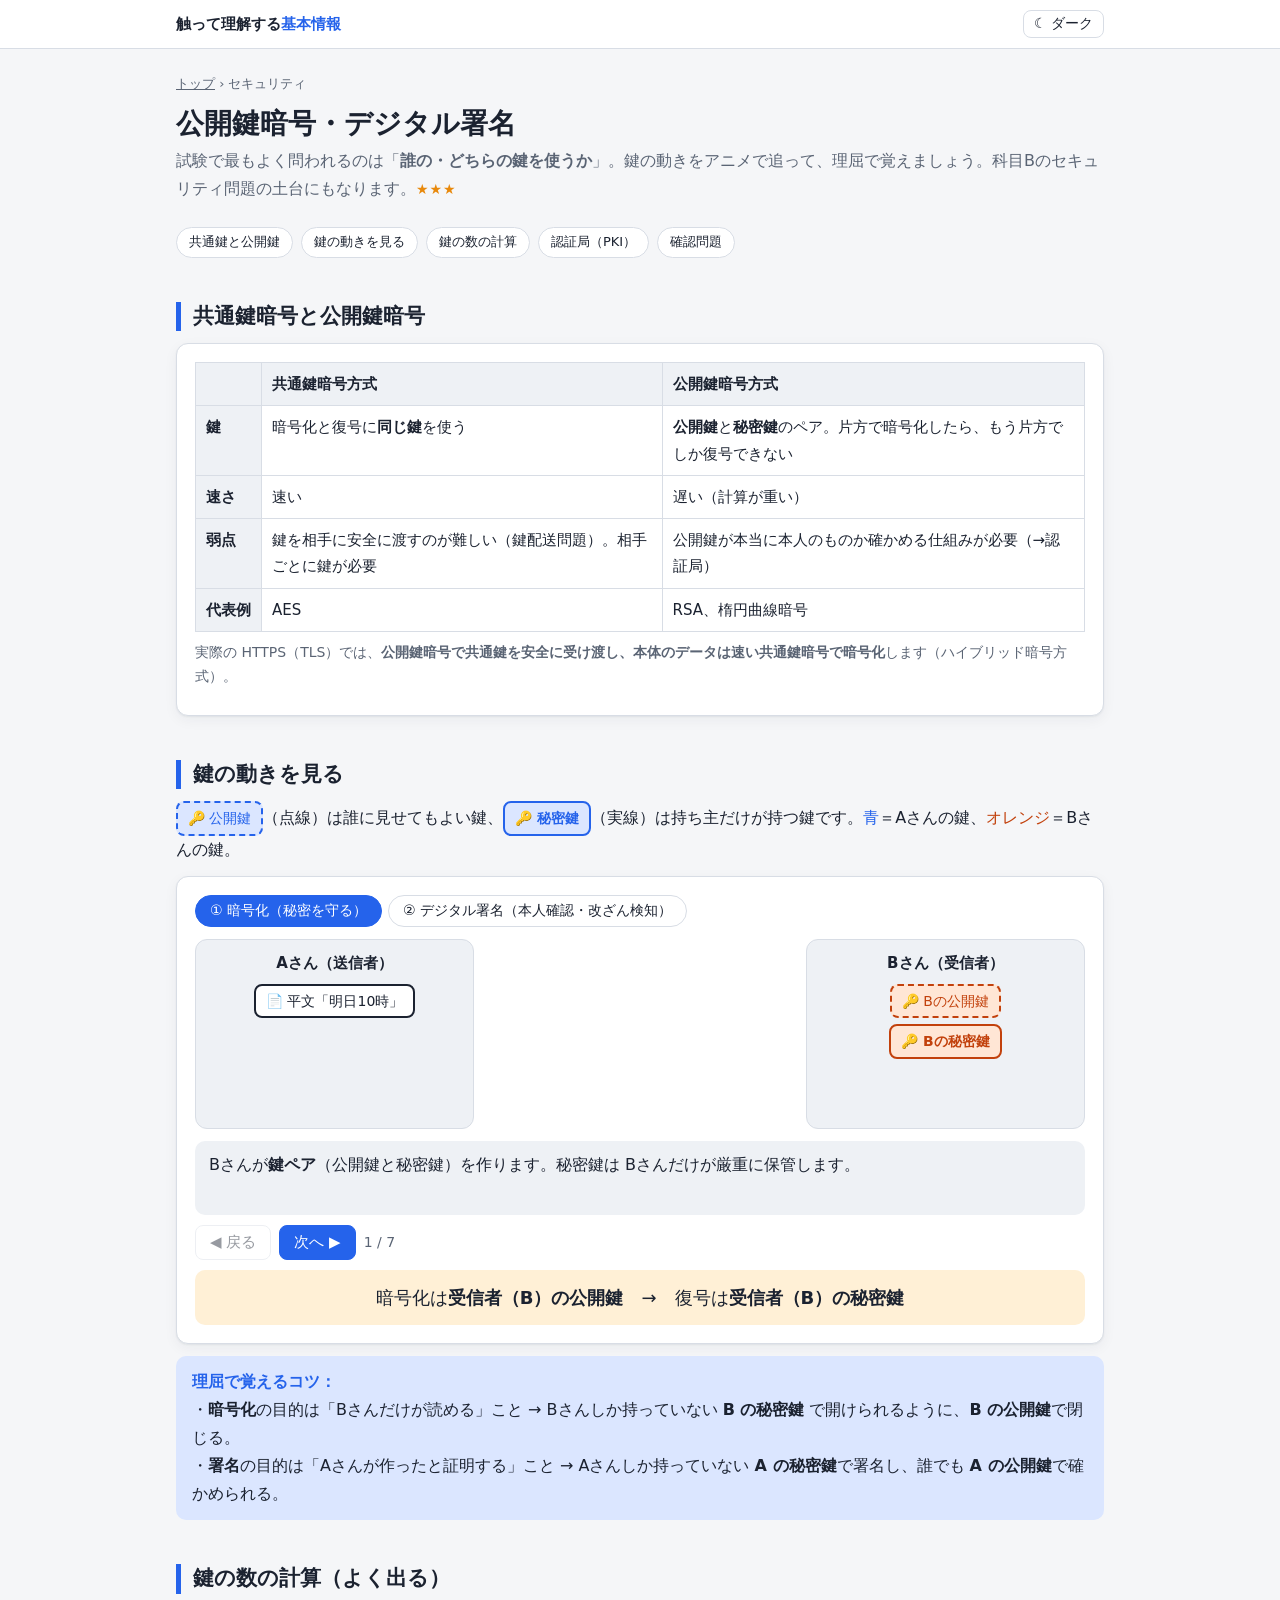
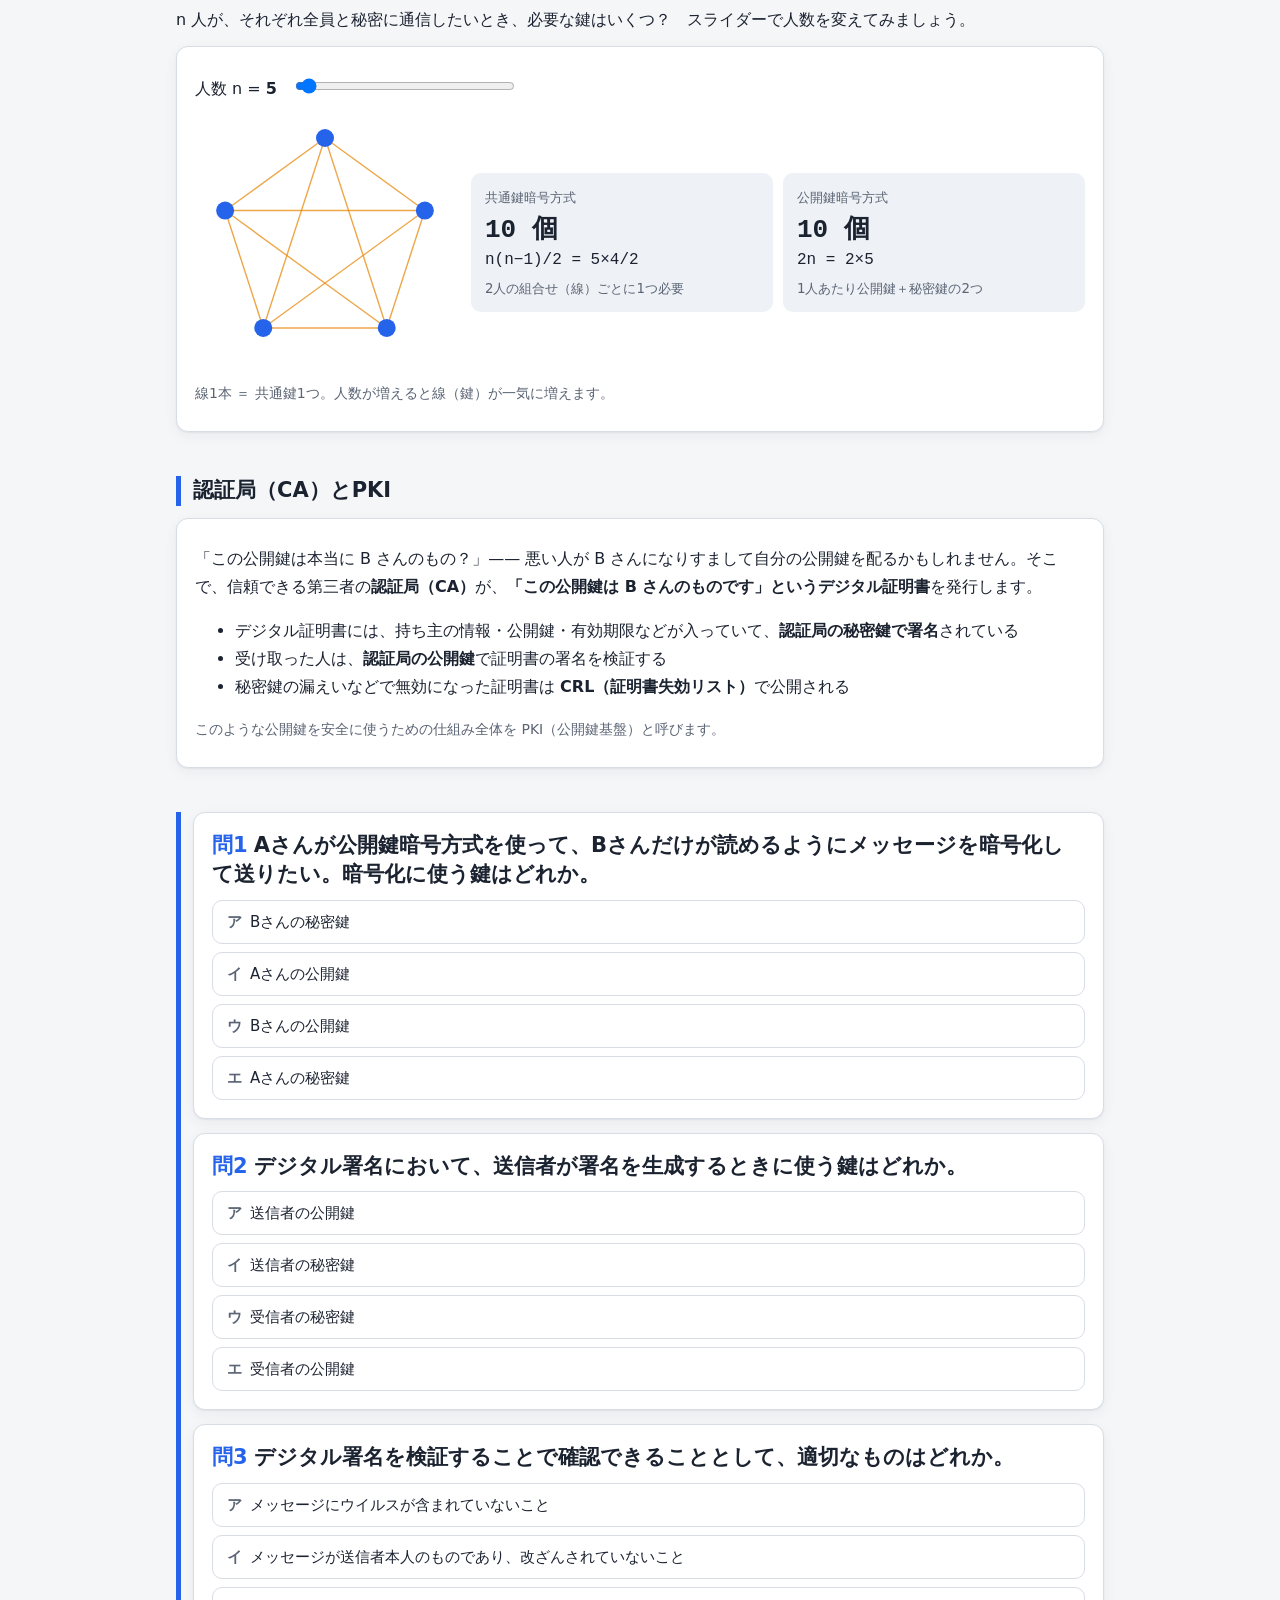
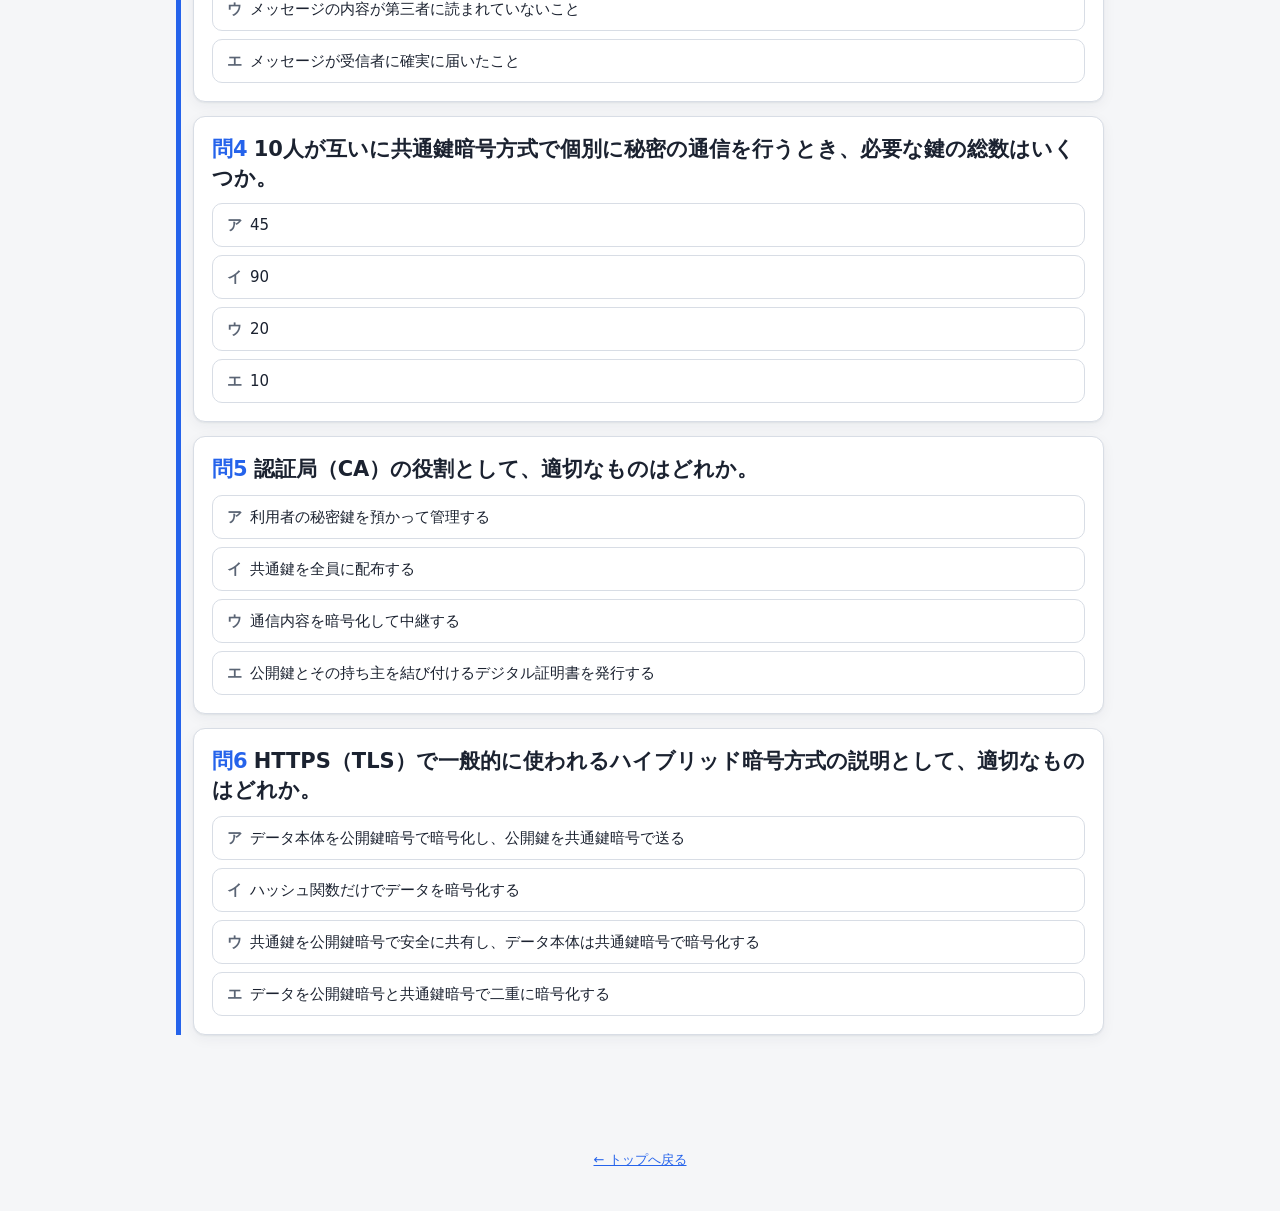
<file: topics/public-key.html>
<!doctype html>
<html lang="ja">
<head>
<meta charset="utf-8">
<meta name="viewport" content="width=device-width, initial-scale=1">
<meta name="robots" content="noindex, nofollow">
<title>公開鍵暗号・デジタル署名 | 触って理解する基本情報</title>
<link rel="stylesheet" href="../css/style.css">
<script src="../js/common.js"></script>
<style>
  .actors { display: grid; grid-template-columns: 1fr 1.1fr 1fr; gap: 12px; align-items: stretch; }
  @media (max-width: 640px) { .actors { grid-template-columns: 1fr 1fr; } .channel { grid-column: 1 / -1; grid-row: 2; } }
  .actor { border: 1px solid var(--border); border-radius: 12px; padding: 10px; background: var(--surface-2); min-height: 190px; }
  .actor h4 { margin: 0 0 8px; text-align: center; font-size: 15px; }
  .items { display: flex; flex-direction: column; gap: 6px; align-items: center; }
  .key, .doc {
    display: inline-flex; align-items: center; gap: 4px; border-radius: 8px; padding: 3px 10px; font-size: 14px;
    border: 2px solid transparent; transition: transform .2s;
  }
  .key.a { background: var(--key-a-soft); color: var(--key-a); border-color: var(--key-a); }
  .key.b { background: var(--key-b-soft); color: var(--key-b); border-color: var(--key-b); }
  .key.secret { border-style: solid; font-weight: 700; }
  .key.public { border-style: dashed; }
  .key.used { transform: scale(1.12); box-shadow: 0 0 0 4px color-mix(in srgb, var(--on) 45%, transparent); }
  .doc { background: var(--surface); border-color: var(--text); }
  .doc.enc { font-family: "Consolas", monospace; background: var(--text); color: var(--surface); }
  .doc.hash { border-style: dotted; }
  .doc.sig { background: var(--key-a-soft); border-color: var(--key-a); }
  .channel { display: flex; flex-direction: column; justify-content: center; align-items: center; gap: 8px; text-align: center; }
  .channel .msg { min-height: 34px; display: flex; gap: 6px; flex-wrap: wrap; justify-content: center; }
  .channel .arrow { font-size: 22px; color: var(--muted); }
  .eve { font-size: 13px; color: var(--ng); min-height: 20px; }
  .step-text { background: var(--surface-2); border-radius: 10px; padding: 10px 14px; margin-top: 12px; min-height: 74px; }
  .rule { font-size: 18px; text-align: center; padding: 12px; border-radius: 10px; background: var(--on-soft); margin-top: 10px; }

  .net-wrap { display: grid; grid-template-columns: 260px 1fr; gap: 16px; align-items: center; }
  @media (max-width: 640px) { .net-wrap { grid-template-columns: 1fr; } }
  svg .node { fill: var(--accent); }
  svg .edge { stroke: var(--on); stroke-width: 1.4; opacity: .75; }
  .big-num { font: 700 26px "Consolas", monospace; }
  .cmp { display: grid; grid-template-columns: 1fr 1fr; gap: 10px; }
  .cmp > div { background: var(--surface-2); border-radius: 10px; padding: 10px 14px; }
  .cmp small { color: var(--muted); }
</style>
</head>
<body>
<header class="site-header"><div class="inner">
  <a class="brand" href="../index.html">触って理解する<span>基本情報</span></a>
  <div class="spacer"></div>
  <button class="icon-btn" id="theme-toggle" type="button">☾ ダーク</button>
</div></header>

<main>
  <div class="crumb"><a href="../index.html">トップ</a> › セキュリティ</div>
  <h1 class="page-title">公開鍵暗号・デジタル署名</h1>
  <p class="page-lead">試験で最もよく問われるのは「<b>誰の・どちらの鍵を使うか</b>」。鍵の動きをアニメで追って、理屈で覚えましょう。科目Bのセキュリティ問題の土台にもなります。<span class="freq">★★★</span></p>
  <nav class="toc">
    <a href="#two">共通鍵と公開鍵</a><a href="#flow">鍵の動きを見る</a><a href="#count">鍵の数の計算</a><a href="#ca">認証局（PKI）</a><a href="#quiz">確認問題</a>
  </nav>

  <h2 id="two">共通鍵暗号と公開鍵暗号</h2>
  <div class="card table-wrap">
    <table class="info">
      <tr><th></th><th>共通鍵暗号方式</th><th>公開鍵暗号方式</th></tr>
      <tr><th>鍵</th><td>暗号化と復号に<b>同じ鍵</b>を使う</td><td><b>公開鍵</b>と<b>秘密鍵</b>のペア。片方で暗号化したら、もう片方でしか復号できない</td></tr>
      <tr><th>速さ</th><td>速い</td><td>遅い（計算が重い）</td></tr>
      <tr><th>弱点</th><td>鍵を相手に安全に渡すのが難しい（鍵配送問題）。相手ごとに鍵が必要</td><td>公開鍵が本当に本人のものか確かめる仕組みが必要（→認証局）</td></tr>
      <tr><th>代表例</th><td>AES</td><td>RSA、楕円曲線暗号</td></tr>
    </table>
    <p class="note">実際の HTTPS（TLS）では、<b>公開鍵暗号で共通鍵を安全に受け渡し、本体のデータは速い共通鍵暗号で暗号化</b>します（ハイブリッド暗号方式）。</p>
  </div>

  <h2 id="flow">鍵の動きを見る</h2>
  <p><span class="key a public">🔑 公開鍵</span>（点線）は誰に見せてもよい鍵、<span class="key a secret">🔑 秘密鍵</span>（実線）は持ち主だけが持つ鍵です。<span style="color:var(--key-a)">青</span>＝Aさんの鍵、<span style="color:var(--key-b)">オレンジ</span>＝Bさんの鍵。</p>
  <div class="card">
    <div class="seg" id="mode-tabs">
      <button type="button" data-mode="enc" aria-pressed="true">① 暗号化（秘密を守る）</button>
      <button type="button" data-mode="sig" aria-pressed="false">② デジタル署名（本人確認・改ざん検知）</button>
    </div>
    <div class="actors">
      <div class="actor"><h4>Aさん（送信者）</h4><div class="items" id="a-items"></div></div>
      <div class="channel">
        <div class="arrow" id="ch-arrow">　</div>
        <div class="msg" id="ch-msg"></div>
        <div class="eve" id="eve"></div>
      </div>
      <div class="actor"><h4>Bさん（受信者）</h4><div class="items" id="b-items"></div></div>
    </div>
    <div class="step-text" id="step-text"></div>
    <div class="btn-row">
      <button class="btn" id="st-prev" type="button">◀ 戻る</button>
      <button class="btn primary" id="st-next" type="button">次へ ▶</button>
      <span class="note" id="st-prog"></span>
    </div>
    <div class="rule" id="rule"></div>
  </div>

  <div class="point"><b>理屈で覚えるコツ：</b><br>
    ・<b>暗号化</b>の目的は「Bさんだけが読める」こと → Bさんしか持っていない <b>B の秘密鍵</b> で開けられるように、<b>B の公開鍵</b>で閉じる。<br>
    ・<b>署名</b>の目的は「Aさんが作ったと証明する」こと → Aさんしか持っていない <b>A の秘密鍵</b>で署名し、誰でも <b>A の公開鍵</b>で確かめられる。</div>

  <h2 id="count">鍵の数の計算（よく出る）</h2>
  <p>n 人が、それぞれ全員と秘密に通信したいとき、必要な鍵はいくつ？　スライダーで人数を変えてみましょう。</p>
  <div class="card">
    <div class="btn-row"><label>人数 n = <b id="n-val">5</b>　<input type="range" id="n-range" min="2" max="100" value="5"></label></div>
    <div class="net-wrap">
      <svg class="diagram" id="net-svg" viewBox="0 0 260 260" role="img" aria-label="通信の組合せの図"></svg>
      <div class="cmp">
        <div><small>共通鍵暗号方式</small><div class="big-num" id="sym-num"></div><div class="mono" id="sym-f"></div><small>2人の組合せ（線）ごとに1つ必要</small></div>
        <div><small>公開鍵暗号方式</small><div class="big-num" id="pub-num"></div><div class="mono" id="pub-f"></div><small>1人あたり公開鍵＋秘密鍵の2つ</small></div>
      </div>
    </div>
    <p class="note" id="net-note"></p>
  </div>

  <h2 id="ca">認証局（CA）とPKI</h2>
  <div class="card">
    <p>「この公開鍵は本当に B さんのもの？」—— 悪い人が B さんになりすまして自分の公開鍵を配るかもしれません。そこで、信頼できる第三者の<b>認証局（CA）</b>が、<b>「この公開鍵は B さんのものです」というデジタル証明書</b>を発行します。</p>
    <ul>
      <li>デジタル証明書には、持ち主の情報・公開鍵・有効期限などが入っていて、<b>認証局の秘密鍵で署名</b>されている</li>
      <li>受け取った人は、<b>認証局の公開鍵</b>で証明書の署名を検証する</li>
      <li>秘密鍵の漏えいなどで無効になった証明書は <b>CRL（証明書失効リスト）</b>で公開される</li>
    </ul>
    <p class="note">このような公開鍵を安全に使うための仕組み全体を PKI（公開鍵基盤）と呼びます。</p>
  </div>

  <h2 id="quiz">確認問題</h2>
  <div id="quiz"></div>
</main>
<footer class="site-footer"><a href="../index.html">← トップへ戻る</a></footer>

<script>
(function () {
  const $ = id => document.getElementById(id);
  const KEY = {
    Apub: '<span class="key a public" data-k="Apub">🔑 Aの公開鍵</span>',
    Asec: '<span class="key a secret" data-k="Asec">🔑 Aの秘密鍵</span>',
    Bpub: '<span class="key b public" data-k="Bpub">🔑 Bの公開鍵</span>',
    Bsec: '<span class="key b secret" data-k="Bsec">🔑 Bの秘密鍵</span>',
    plain: '<span class="doc">📄 平文「明日10時」</span>',
    cipher: '<span class="doc enc">x9#Lq%2!</span>',
    hash: '<span class="doc hash"># ハッシュ値 7f3a</span>',
    hash2: '<span class="doc hash"># ハッシュ値 7f3a</span>',
    sig: '<span class="doc sig">✒ 署名</span>',
    ok: '<span class="doc" style="border-color:var(--ok);color:var(--ok)">✔ 一致！</span>',
  };
  const FLOWS = {
    enc: {
      rule: '暗号化は<b>受信者（B）の公開鍵</b>　→　復号は<b>受信者（B）の秘密鍵</b>',
      steps: [
        { a: ['plain'], b: ['Bpub', 'Bsec'], text: 'Bさんが<b>鍵ペア</b>（公開鍵と秘密鍵）を作ります。秘密鍵は Bさんだけが厳重に保管します。' },
        { a: ['plain'], b: ['Bpub', 'Bsec'], msg: ['Bpub'], arrow: '←', text: 'Bさんは<b>公開鍵だけ</b>を Aさんに渡します（公開します）。公開鍵は誰に知られても問題ありません。' },
        { a: ['plain', 'Bpub'], b: ['Bsec'], used: 'Bpub', text: 'Aさんは受け取った <b>Bの公開鍵</b> で平文を暗号化します。' },
        { a: ['Bpub', 'cipher'], b: ['Bsec'], used: 'Bpub', text: '平文が暗号文になりました。Bの公開鍵で閉じたものは、<b>Bの秘密鍵でしか</b>開けられません。' },
        { a: ['Bpub'], b: ['Bsec'], msg: ['cipher'], arrow: '→', eve: '盗聴者：「読めない…（Bの秘密鍵がない）」', text: '暗号文を送ります。途中で盗み見られても、Bの秘密鍵を持たない人には読めません。' },
        { a: ['Bpub'], b: ['Bsec', 'cipher'], used: 'Bsec', text: 'Bさんは自分だけが持つ <b>Bの秘密鍵</b> で復号します。' },
        { a: ['Bpub'], b: ['Bsec', 'plain'], text: '平文に戻りました。これで「Bさんだけが読める」通信ができました（<b>機密性</b>の確保）。' },
      ],
    },
    sig: {
      rule: '署名は<b>送信者（A）の秘密鍵</b>　→　検証は<b>送信者（A）の公開鍵</b>',
      steps: [
        { a: ['Apub', 'Asec', 'plain'], b: [], text: '今度は Aさんが<b>鍵ペア</b>を作ります。秘密鍵は Aさんだけが持ちます。' },
        { a: ['Asec', 'plain'], b: ['Apub'], msg: ['Apub'], arrow: '→', text: 'Aさんは<b>公開鍵</b>を公開しておきます（Bさんも手に入れられます）。' },
        { a: ['Asec', 'plain', 'hash'], b: ['Apub'], text: 'Aさんは平文から<b>ハッシュ値</b>（メッセージダイジェスト）を計算します。平文が1文字でも変わると、全く違う値になります。' },
        { a: ['Asec', 'plain', 'sig'], b: ['Apub'], used: 'Asec', text: 'ハッシュ値を <b>Aの秘密鍵</b> で暗号化します。これが<b>デジタル署名</b>。Aの秘密鍵は Aさんしか持っていないので、Aさん以外には作れません。' },
        { a: ['Asec'], b: ['Apub'], msg: ['plain', 'sig'], arrow: '→', text: '平文と署名をセットで送ります。<b>※署名は内容を隠すものではない</b>ので、平文はそのまま見えます。' },
        { a: ['Asec'], b: ['Apub', 'plain', 'sig'], used: 'Apub', text: 'Bさんは <b>Aの公開鍵</b> で署名を復号し、ハッシュ値を取り出します。Aの公開鍵で開けられた ＝ Aの秘密鍵で作られた証拠です。' },
        { a: ['Asec'], b: ['Apub', 'hash', 'hash2', 'ok'], text: 'Bさんも受け取った平文からハッシュ値を計算し、比べます。一致すれば<b>Aさん本人が送った（なりすましでない）</b>こと、<b>途中で改ざんされていない</b>ことが確認できます。' },
      ],
    },
  };
  let mode = 'enc', idx = 0;

  function renderFlow() {
    const f = FLOWS[mode], s = f.steps[idx];
    const put = (el, list) => { el.innerHTML = list.map(k => KEY[k]).join(''); };
    put($('a-items'), s.a);
    put($('b-items'), s.b);
    put($('ch-msg'), s.msg || []);
    $('ch-arrow').textContent = s.arrow || '　';
    $('eve').textContent = s.eve || '';
    document.querySelectorAll('.actor [data-k]').forEach(k => k.classList.toggle('used', k.dataset.k === s.used));
    $('step-text').innerHTML = s.text;
    $('st-prog').textContent = `${idx + 1} / ${f.steps.length}`;
    $('st-prev').disabled = idx === 0;
    $('st-next').disabled = idx === f.steps.length - 1;
    $('rule').innerHTML = f.rule;
    document.querySelectorAll('#mode-tabs button').forEach(b => b.setAttribute('aria-pressed', b.dataset.mode === mode));
  }
  $('st-next').addEventListener('click', () => { idx++; renderFlow(); });
  $('st-prev').addEventListener('click', () => { idx--; renderFlow(); });
  document.querySelectorAll('#mode-tabs button').forEach(b => b.addEventListener('click', () => { mode = b.dataset.mode; idx = 0; renderFlow(); }));
  renderFlow();

  // ---- 鍵の数 ----
  function renderNet() {
    const n = +$('n-range').value;
    $('n-val').textContent = n;
    const shown = Math.min(n, 12);
    const pts = [];
    for (let i = 0; i < shown; i++) {
      const t = -Math.PI / 2 + i * 2 * Math.PI / shown;
      pts.push([130 + 105 * Math.cos(t), 130 + 105 * Math.sin(t)]);
    }
    let s = '';
    for (let i = 0; i < shown; i++) for (let j = i + 1; j < shown; j++)
      s += `<line class="edge" x1="${pts[i][0]}" y1="${pts[i][1]}" x2="${pts[j][0]}" y2="${pts[j][1]}"/>`;
    pts.forEach(p => { s += `<circle class="node" cx="${p[0]}" cy="${p[1]}" r="9"/>`; });
    $('net-svg').innerHTML = s;
    $('sym-num').textContent = (n * (n - 1) / 2).toLocaleString() + ' 個';
    $('sym-f').textContent = `n(n−1)/2 = ${n}×${n - 1}/2`;
    $('pub-num').textContent = (2 * n).toLocaleString() + ' 個';
    $('pub-f').textContent = `2n = 2×${n}`;
    $('net-note').textContent = n > 12 ? `※ 図は12人までを表示しています（実際は ${n} 人）。人数が増えるほど、共通鍵方式の鍵の数が急に増えるのが分かります。`
      : '線1本 ＝ 共通鍵1つ。人数が増えると線（鍵）が一気に増えます。';
  }
  $('n-range').addEventListener('input', renderNet);
  renderNet();

  // ---- 確認問題 ----
  FE.quiz($('quiz'), 'pubkey', [
    { q: 'Aさんが公開鍵暗号方式を使って、Bさんだけが読めるようにメッセージを暗号化して送りたい。暗号化に使う鍵はどれか。',
      choices: ['Aさんの公開鍵', 'Aさんの秘密鍵', 'Bさんの公開鍵', 'Bさんの秘密鍵'], answer: 2,
      explain: 'Bさんだけが読めるように → Bさんだけが持つ「Bの秘密鍵」で復号できる形にする → 暗号化は「Bの公開鍵」。' },
    { q: 'デジタル署名において、送信者が署名を生成するときに使う鍵はどれか。',
      choices: ['送信者の公開鍵', '送信者の秘密鍵', '受信者の公開鍵', '受信者の秘密鍵'], answer: 1,
      explain: '署名は「本人しか作れない」ことが大事なので、本人だけが持つ「送信者の秘密鍵」で作ります。検証は送信者の公開鍵です。' },
    { q: 'デジタル署名を検証することで確認できることとして、適切なものはどれか。',
      choices: ['メッセージの内容が第三者に読まれていないこと', 'メッセージが送信者本人のものであり、改ざんされていないこと', 'メッセージが受信者に確実に届いたこと', 'メッセージにウイルスが含まれていないこと'], answer: 1,
      explain: 'デジタル署名で分かるのは「本人性（なりすましでない）」と「完全性（改ざんされていない）」。内容を秘密にする（機密性）ものではありません。' },
    { q: '10人が互いに共通鍵暗号方式で個別に秘密の通信を行うとき、必要な鍵の総数はいくつか。',
      choices: ['10', '20', '45', '90'], answer: 2,
      explain: '2人の組合せごとに1つ必要なので n(n−1)/2 = 10×9/2 = 45 個。公開鍵暗号方式なら 2n = 20 個です。' },
    { q: '認証局（CA）の役割として、適切なものはどれか。',
      choices: ['利用者の秘密鍵を預かって管理する', '公開鍵とその持ち主を結び付けるデジタル証明書を発行する', '共通鍵を全員に配布する', '通信内容を暗号化して中継する'], answer: 1,
      explain: '認証局は「この公開鍵は確かにこの人のもの」と証明するデジタル証明書を発行します。秘密鍵は本人が管理するもので、CAは預かりません。' },
    { q: 'HTTPS（TLS）で一般的に使われるハイブリッド暗号方式の説明として、適切なものはどれか。',
      choices: ['データ本体を公開鍵暗号で暗号化し、公開鍵を共通鍵暗号で送る', '共通鍵を公開鍵暗号で安全に共有し、データ本体は共通鍵暗号で暗号化する', 'データを公開鍵暗号と共通鍵暗号で二重に暗号化する', 'ハッシュ関数だけでデータを暗号化する'], answer: 1,
      explain: '公開鍵暗号は安全に鍵を渡せるが遅い、共通鍵暗号は速いが鍵の受け渡しが難しい。両方の長所を組み合わせます。' },
  ]);
})();
</script>
</body>
</html>
</file>
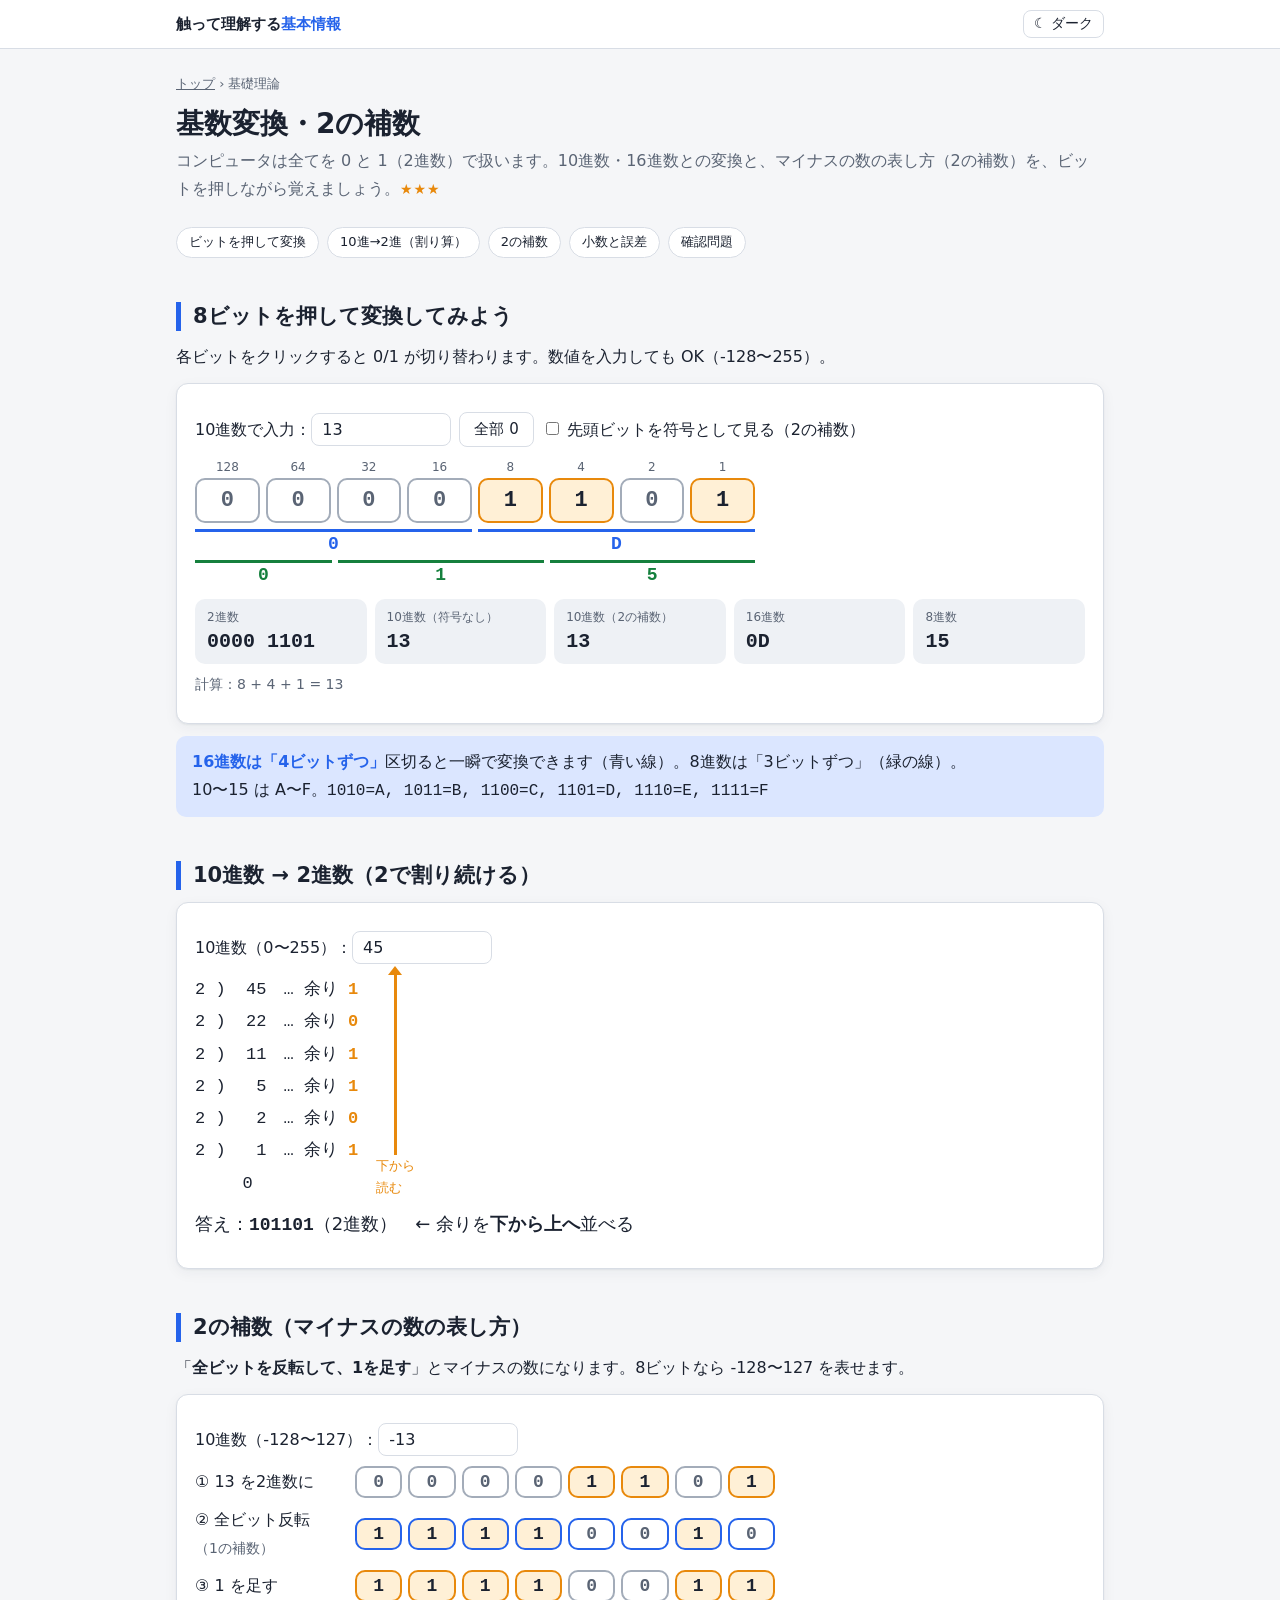
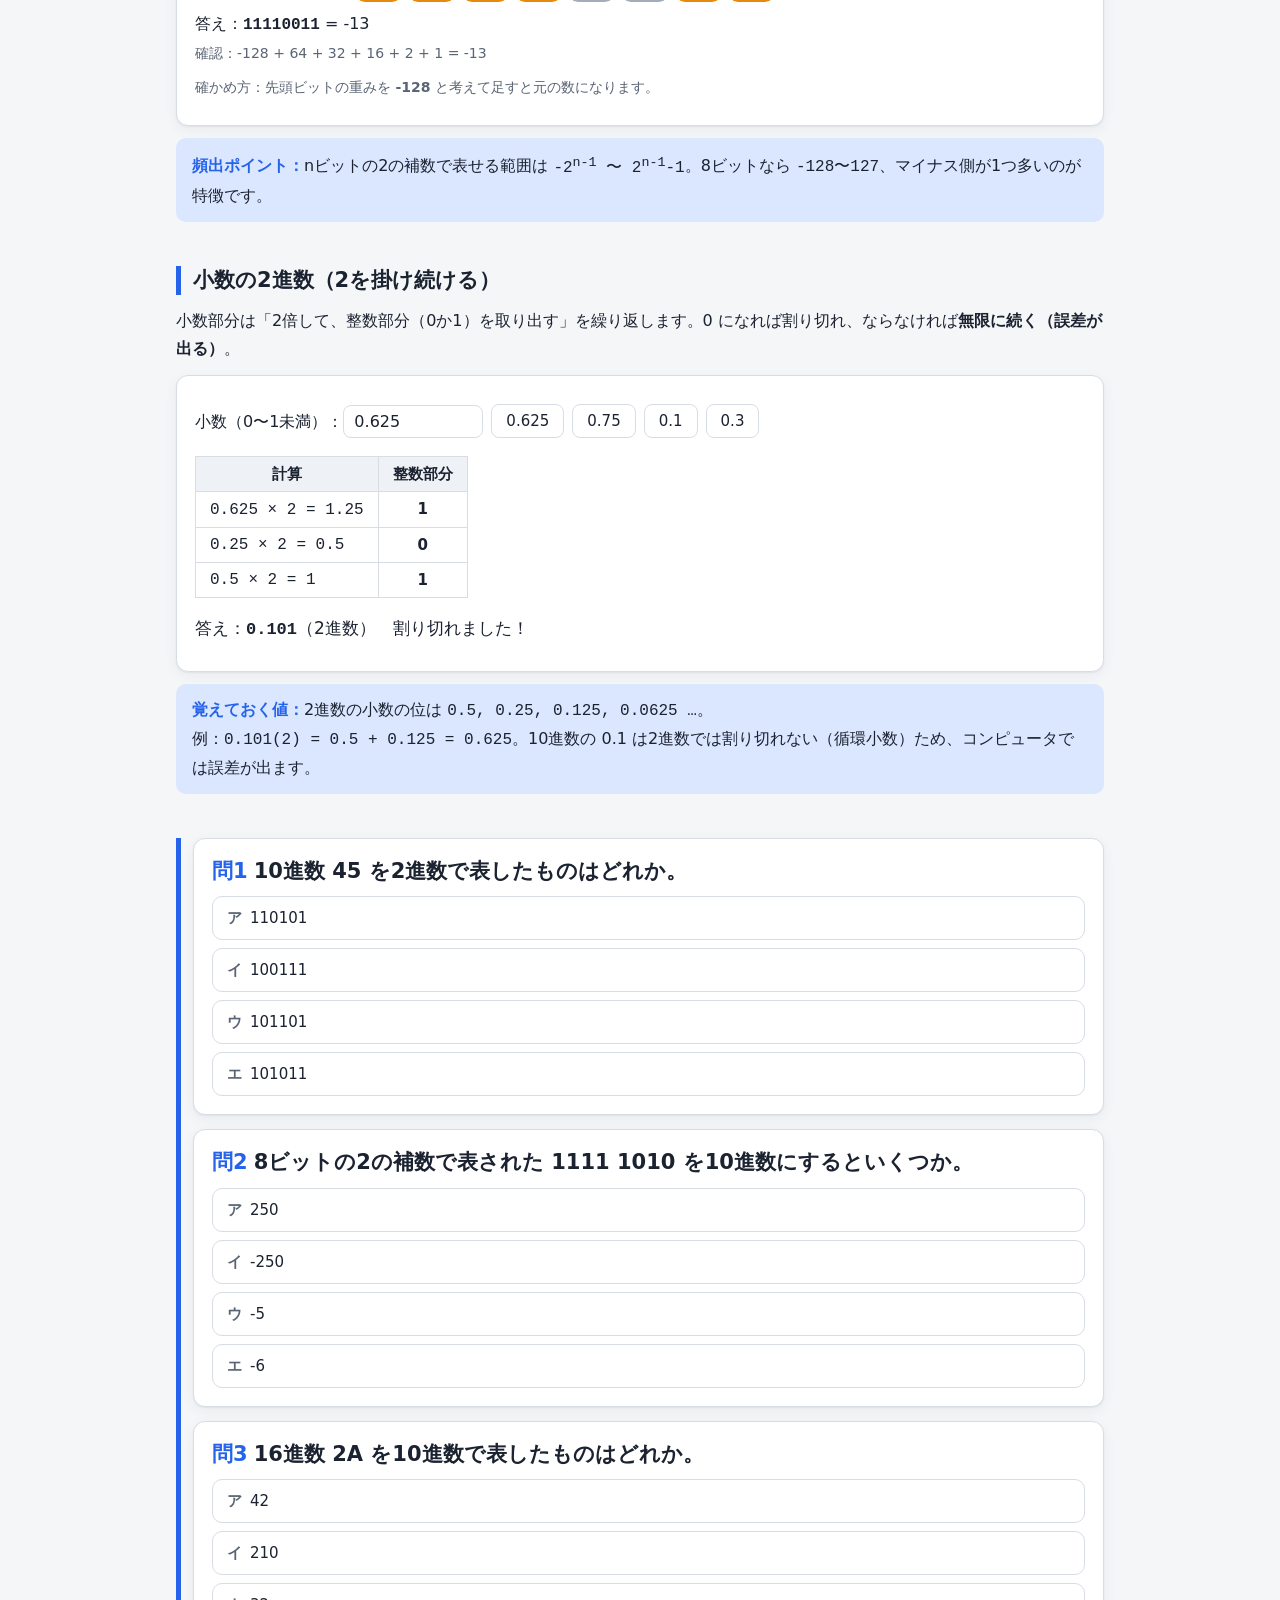
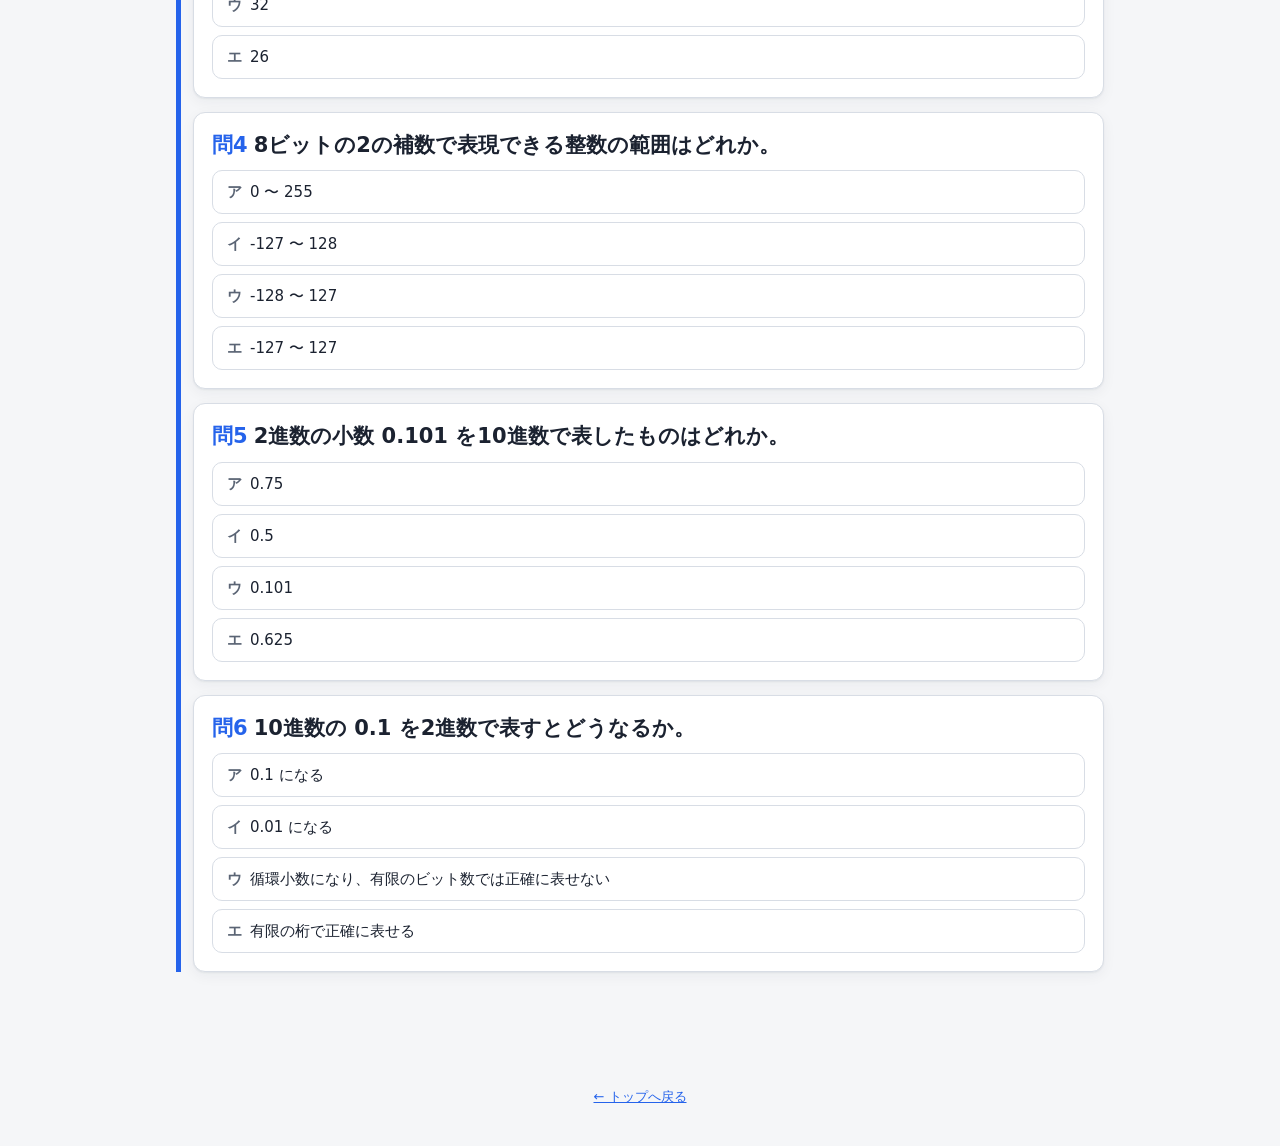
<file: topics/radix.html>
<!doctype html>
<html lang="ja">
<head>
<meta charset="utf-8">
<meta name="viewport" content="width=device-width, initial-scale=1">
<meta name="robots" content="noindex, nofollow">
<title>基数変換・2の補数 | 触って理解する基本情報</title>
<link rel="stylesheet" href="../css/style.css">
<script src="../js/common.js"></script>
<style>
  .bits { display: grid; grid-template-columns: repeat(8, minmax(34px, 1fr)); gap: 6px; max-width: 560px; }
  .bit-cell {
    border: 2px solid var(--off); border-radius: 10px; background: var(--surface); color: var(--muted);
    font: 700 22px "Consolas", monospace; padding: 8px 0; cursor: pointer; text-align: center;
  }
  .bit-cell.is-on { border-color: var(--on); background: var(--on-soft); color: var(--text); }
  .bit-cell.static { cursor: default; }
  .bit-cell.flip { border-color: var(--accent); }
  .weights { display: grid; grid-template-columns: repeat(8, minmax(34px, 1fr)); gap: 6px; max-width: 560px; font-size: 12px; color: var(--muted); text-align: center; }
  .weights .sign { color: var(--ng); font-weight: 700; }
  .groups { display: grid; grid-template-columns: 1fr 1fr; gap: 6px; max-width: 560px; margin-top: 6px; }
  .groups div { text-align: center; border-top: 3px solid var(--accent); padding-top: 2px; font: 700 18px "Consolas", monospace; color: var(--accent); }
  .groups.oct { grid-template-columns: 2fr 3fr 3fr; }
  .groups.oct div { border-color: var(--ok); color: var(--ok); }
  .readout { display: grid; grid-template-columns: repeat(auto-fit, minmax(150px, 1fr)); gap: 8px; margin-top: 14px; }
  .readout div { background: var(--surface-2); border-radius: 10px; padding: 8px 12px; }
  .readout small { display: block; color: var(--muted); font-size: 12px; }
  .readout b { font: 700 20px "Consolas", monospace; }
  .ladder { font: 17px "Consolas", monospace; line-height: 1.9; }
  .ladder .r { color: var(--on); font-weight: 700; }
  .ladder-wrap { display: flex; gap: 18px; align-items: stretch; flex-wrap: wrap; }
  .arrow-up { display: flex; flex-direction: column; align-items: center; justify-content: center; color: var(--on); font-size: 13px; }
  .arrow-up .bar { width: 3px; flex: 1; background: var(--on); min-height: 40px; position: relative; }
  .arrow-up .bar::before { content: ""; position: absolute; top: -8px; left: -6px; border: 7.5px solid transparent; border-bottom: 9px solid var(--on); border-top: 0; }
  .comp-step { display: grid; grid-template-columns: 150px 1fr; gap: 10px; align-items: center; margin: 8px 0; }
  .comp-step .bits { max-width: 420px; }
  .comp-step .bit-cell { font-size: 18px; padding: 4px 0; }
  @media (max-width: 560px) { .comp-step { grid-template-columns: 1fr; gap: 2px; } }
  .frac-row { font: 16px "Consolas", monospace; }
</style>
</head>
<body>
<header class="site-header"><div class="inner">
  <a class="brand" href="../index.html">触って理解する<span>基本情報</span></a>
  <div class="spacer"></div>
  <button class="icon-btn" id="theme-toggle" type="button">☾ ダーク</button>
</div></header>

<main>
  <div class="crumb"><a href="../index.html">トップ</a> › 基礎理論</div>
  <h1 class="page-title">基数変換・2の補数</h1>
  <p class="page-lead">コンピュータは全てを 0 と 1（2進数）で扱います。10進数・16進数との変換と、マイナスの数の表し方（2の補数）を、ビットを押しながら覚えましょう。<span class="freq">★★★</span></p>
  <nav class="toc">
    <a href="#bits">ビットを押して変換</a><a href="#div">10進→2進（割り算）</a><a href="#comp">2の補数</a><a href="#frac">小数と誤差</a><a href="#quiz">確認問題</a>
  </nav>

  <h2 id="bits">8ビットを押して変換してみよう</h2>
  <p>各ビットをクリックすると 0/1 が切り替わります。数値を入力しても OK（-128〜255）。</p>
  <div class="card">
    <div class="btn-row">
      <label>10進数で入力：<input type="number" id="dec-in" min="-128" max="255" value="13"></label>
      <button class="btn" id="bits-clear" type="button">全部 0</button>
      <label><input type="checkbox" id="signed-mode"> 先頭ビットを符号として見る（2の補数）</label>
    </div>
    <div class="weights" id="weights"></div>
    <div class="bits" id="bit-grid"></div>
    <div class="groups" id="hex-groups"></div>
    <div class="groups oct" id="oct-groups"></div>
    <div class="readout" id="readout"></div>
    <p class="note" id="sum-line"></p>
  </div>
  <div class="point"><b>16進数は「4ビットずつ」</b>区切ると一瞬で変換できます（青い線）。8進数は「3ビットずつ」（緑の線）。<br>
    10〜15 は A〜F。<span class="mono">1010=A, 1011=B, 1100=C, 1101=D, 1110=E, 1111=F</span></div>

  <h2 id="div">10進数 → 2進数（2で割り続ける）</h2>
  <div class="card">
    <div class="btn-row"><label>10進数（0〜255）：<input type="number" id="div-in" min="0" max="255" value="45"></label></div>
    <div class="ladder-wrap">
      <div class="ladder" id="ladder"></div>
      <div class="arrow-up"><div class="bar"></div><span>下から<br>読む</span></div>
    </div>
    <p id="div-result" style="font-size:18px"></p>
  </div>

  <h2 id="comp">2の補数（マイナスの数の表し方）</h2>
  <p>「<b>全ビットを反転して、1を足す</b>」とマイナスの数になります。8ビットなら -128〜127 を表せます。</p>
  <div class="card">
    <div class="btn-row"><label>10進数（-128〜127）：<input type="number" id="comp-in" min="-128" max="127" value="-13"></label></div>
    <div id="comp-steps"></div>
    <p class="note">確かめ方：先頭ビットの重みを <b>-128</b> と考えて足すと元の数になります。</p>
  </div>
  <div class="point"><b>頻出ポイント：</b>nビットの2の補数で表せる範囲は <span class="mono">-2<sup>n-1</sup> 〜 2<sup>n-1</sup>-1</span>。8ビットなら <span class="mono">-128〜127</span>、マイナス側が1つ多いのが特徴です。</div>

  <h2 id="frac">小数の2進数（2を掛け続ける）</h2>
  <p>小数部分は「2倍して、整数部分（0か1）を取り出す」を繰り返します。0 になれば割り切れ、ならなければ<b>無限に続く（誤差が出る）</b>。</p>
  <div class="card">
    <div class="btn-row">
      <label>小数（0〜1未満）：<input type="text" id="frac-in" value="0.625" inputmode="decimal"></label>
      <button class="btn" type="button" data-frac="0.625">0.625</button>
      <button class="btn" type="button" data-frac="0.75">0.75</button>
      <button class="btn" type="button" data-frac="0.1">0.1</button>
      <button class="btn" type="button" data-frac="0.3">0.3</button>
    </div>
    <div class="table-wrap"><table class="tt" id="frac-table"></table></div>
    <p id="frac-result" style="font-size:17px"></p>
  </div>
  <div class="point"><b>覚えておく値：</b>2進数の小数の位は <span class="mono">0.5, 0.25, 0.125, 0.0625 …</span>。<br>
    例：<span class="mono">0.101(2) = 0.5 + 0.125 = 0.625</span>。10進数の 0.1 は2進数では割り切れない（循環小数）ため、コンピュータでは誤差が出ます。</div>

  <h2 id="quiz">確認問題</h2>
  <div id="quiz"></div>
</main>
<footer class="site-footer"><a href="../index.html">← トップへ戻る</a></footer>

<script>
(function () {
  const $ = id => document.getElementById(id);
  const to8 = n => (n & 255).toString(2).padStart(8, '0');

  // ---- ビット操作パネル ----
  let value = 13; // 0〜255 のビットパターン
  const signed = $('signed-mode');

  function renderBits() {
    const bits = to8(value);
    const sv = value >= 128 ? value - 256 : value;
    $('weights').innerHTML = [128, 64, 32, 16, 8, 4, 2, 1]
      .map((w, i) => i === 0 && signed.checked ? '<div class="sign">-128</div>' : `<div>${w}</div>`).join('');
    const grid = $('bit-grid');
    grid.innerHTML = '';
    [...bits].forEach((b, i) => {
      const c = document.createElement('button');
      c.type = 'button';
      c.className = 'bit-cell' + (b === '1' ? ' is-on' : '');
      c.textContent = b;
      c.setAttribute('aria-label', `第${7 - i}ビット`);
      c.addEventListener('click', () => { value ^= 1 << (7 - i); syncInput(); renderBits(); });
      grid.appendChild(c);
    });
    $('hex-groups').innerHTML = `<div>${parseInt(bits.slice(0, 4), 2).toString(16).toUpperCase()}</div><div>${parseInt(bits.slice(4), 2).toString(16).toUpperCase()}</div>`;
    $('oct-groups').innerHTML = [bits.slice(0, 2), bits.slice(2, 5), bits.slice(5)].map(g => `<div>${parseInt(g, 2)}</div>`).join('');
    $('readout').innerHTML = `
      <div><small>2進数</small><b>${bits.slice(0, 4)} ${bits.slice(4)}</b></div>
      <div><small>10進数（符号なし）</small><b>${value}</b></div>
      <div><small>10進数（2の補数）</small><b>${sv}</b></div>
      <div><small>16進数</small><b>${value.toString(16).toUpperCase().padStart(2, '0')}</b></div>
      <div><small>8進数</small><b>${value.toString(8)}</b></div>`;
    const terms = [...bits].map((b, i) => b === '1' ? (i === 0 && signed.checked ? -128 : 1 << (7 - i)) : null).filter(x => x !== null);
    const total = signed.checked ? sv : value;
    $('sum-line').textContent = terms.length ? `計算：${terms.join(' + ').replace(/\+ -/g, '- ')} = ${total}` : '計算：すべて 0 なので 0';
  }
  function syncInput() { $('dec-in').value = signed.checked && value >= 128 ? value - 256 : value; }
  $('dec-in').addEventListener('input', e => {
    const n = parseInt(e.target.value, 10);
    if (isNaN(n) || n < -128 || n > 255) return;
    if (n < 0 && !signed.checked) signed.checked = true;
    value = n & 255;
    renderBits();
  });
  $('bits-clear').addEventListener('click', () => { value = 0; syncInput(); renderBits(); });
  signed.addEventListener('change', () => { syncInput(); renderBits(); });
  renderBits();

  // ---- 割り算のはしご ----
  function renderLadder() {
    let n = parseInt($('div-in').value, 10);
    if (isNaN(n) || n < 0 || n > 255) return;
    const lines = [], rems = [];
    if (n === 0) { lines.push('2 ) 0'); rems.push(0); }
    while (n > 0) {
      lines.push(`2 ) ${String(n).padStart(3, ' ')}　… 余り <span class="r">${n % 2}</span>`);
      rems.push(n % 2);
      n = Math.floor(n / 2);
    }
    if (lines.length && parseInt($('div-in').value, 10) > 0) lines.push(`　 ${' '.repeat(2)}0`);
    $('ladder').innerHTML = lines.join('<br>');
    $('div-result').innerHTML = `答え：<b class="mono">${rems.slice().reverse().join('')}</b>（2進数）　← 余りを<b>下から上へ</b>並べる`;
  }
  $('div-in').addEventListener('input', renderLadder);
  renderLadder();

  // ---- 2の補数 ----
  function cells(bits, cls = () => '') {
    return '<div class="bits">' + [...bits].map((b, i) =>
      `<div class="bit-cell static${b === '1' ? ' is-on' : ''}${cls(i)}">${b}</div>`).join('') + '</div>';
  }
  function renderComp() {
    const n = parseInt($('comp-in').value, 10);
    if (isNaN(n) || n < -128 || n > 127) return;
    const box = $('comp-steps');
    if (n >= 0) {
      box.innerHTML = `<div class="comp-step"><div>${n} はプラスなので<br>そのまま</div>${cells(to8(n))}</div>
        <p>プラスの数は普通の2進数と同じ（先頭ビットは 0）。マイナスにしたいときは、例えば <b>-${n || 1}</b> を入力してみてください。</p>`;
      return;
    }
    const abs = -n;
    if (abs === 128) {
      box.innerHTML = `<div class="comp-step"><div>-128</div>${cells(to8(128))}</div>
        <p>-128 は特別で、<span class="mono">10000000</span> になります（+128 は8ビットの2の補数では表せません）。</p>`;
      return;
    }
    const a = to8(abs), inv = to8(~abs), res = to8(n);
    box.innerHTML = `
      <div class="comp-step"><div>① ${abs} を2進数に</div>${cells(a)}</div>
      <div class="comp-step"><div>② 全ビット反転<br><span class="note">（1の補数）</span></div>${cells(inv, () => ' flip')}</div>
      <div class="comp-step"><div>③ 1 を足す</div>${cells(res)}</div>
      <p>答え：<b class="mono">${res}</b> = ${n}<br>
      <span class="note">確認：-128 + ${[...res].slice(1).map((b, i) => b === '1' ? 64 >> i : 0).filter(Boolean).join(' + ') || 0} = ${n}</span></p>`;
  }
  $('comp-in').addEventListener('input', renderComp);
  renderComp();

  // ---- 小数 ----
  function renderFrac() {
    const raw = $('frac-in').value.trim();
    const m = raw.match(/^0?\.(\d{1,6})$/);
    if (!m) { $('frac-result').textContent = '0.625 のように、0以上1未満の小数（小数点以下6桁まで）を入力してください。'; $('frac-table').innerHTML = ''; return; }
    const den = 10 ** m[1].length;
    let num = parseInt(m[1], 10);
    const seen = new Map(), digits = [];
    let rows = '<tr><th>計算</th><th>整数部分</th></tr>', loopAt = -1;
    for (let i = 0; i < 12 && num !== 0; i++) {
      if (seen.has(num)) { loopAt = seen.get(num); break; }
      seen.set(num, i);
      const before = num / den;
      num *= 2;
      const bit = num >= den ? 1 : 0;
      if (bit) num -= den;
      digits.push(bit);
      rows += `<tr><td class="frac-row" style="text-align:left">${fmt(before)} × 2 = ${fmt(before * 2)}</td><td><b>${bit}</b></td></tr>`;
    }
    $('frac-table').innerHTML = rows;
    const bin = '0.' + digits.join('');
    if (num === 0) {
      $('frac-result').innerHTML = `答え：<b class="mono">${bin}</b>（2進数）　割り切れました！`;
    } else if (loopAt >= 0) {
      $('frac-result').innerHTML = `答え：<b class="mono">0.${digits.slice(0, loopAt).join('')}<span style="text-decoration:overline">${digits.slice(loopAt).join('')}</span>…</b>　<b style="color:var(--ng)">同じ計算が繰り返す循環小数</b>（上線部分がずっと続く）。コンピュータでは途中で切るので誤差が出ます。`;
    } else {
      $('frac-result').innerHTML = `<b class="mono">${bin}…</b>　12桁を超えても割り切れません。`;
    }
  }
  function fmt(x) { return String(Math.round(x * 1e6) / 1e6); }
  $('frac-in').addEventListener('input', renderFrac);
  document.querySelectorAll('[data-frac]').forEach(b => b.addEventListener('click', () => { $('frac-in').value = b.dataset.frac; renderFrac(); }));
  renderFrac();

  // ---- 確認問題 ----
  FE.quiz($('quiz'), 'radix', [
    { q: '10進数 45 を2進数で表したものはどれか。',
      choices: ['101011', '101101', '110101', '100111'], answer: 1,
      explain: '45 = 32 + 8 + 4 + 1。重み 32, 16, 8, 4, 2, 1 の位置に 1, 0, 1, 1, 0, 1 を並べて 101101 です。' },
    { q: '8ビットの2の補数で表された 1111 1010 を10進数にするといくつか。',
      choices: ['-5', '-6', '-250', '250'], answer: 1,
      explain: '先頭が1なのでマイナス。反転すると 0000 0101 (=5)、1を足して 6。よって -6。または -128+64+32+16+8+2 = -6。' },
    { q: '16進数 2A を10進数で表したものはどれか。',
      choices: ['26', '32', '42', '210'], answer: 2,
      explain: '2 × 16 + A(=10) = 42。2進数にすると 0010 1010 です。' },
    { q: '8ビットの2の補数で表現できる整数の範囲はどれか。',
      choices: ['0 〜 255', '-127 〜 127', '-128 〜 127', '-127 〜 128'], answer: 2,
      explain: 'nビットで -2<sup>n-1</sup> 〜 2<sup>n-1</sup>-1。8ビットなら -128 〜 127。マイナス側が1つ多くなります。' },
    { q: '2進数の小数 0.101 を10進数で表したものはどれか。',
      choices: ['0.5', '0.625', '0.75', '0.101'], answer: 1,
      explain: '小数第1位が 0.5、第2位が 0.25、第3位が 0.125。0.5 + 0.125 = 0.625。' },
    { q: '10進数の 0.1 を2進数で表すとどうなるか。',
      choices: ['0.1 になる', '0.01 になる', '有限の桁で正確に表せる', '循環小数になり、有限のビット数では正確に表せない'], answer: 3,
      explain: '0.1 × 2 を繰り返すと 0.0001100110011… と「0011」が循環します。上の「0.1」ボタンで確かめてみましょう。' },
  ]);
})();
</script>
</body>
</html>
</file>
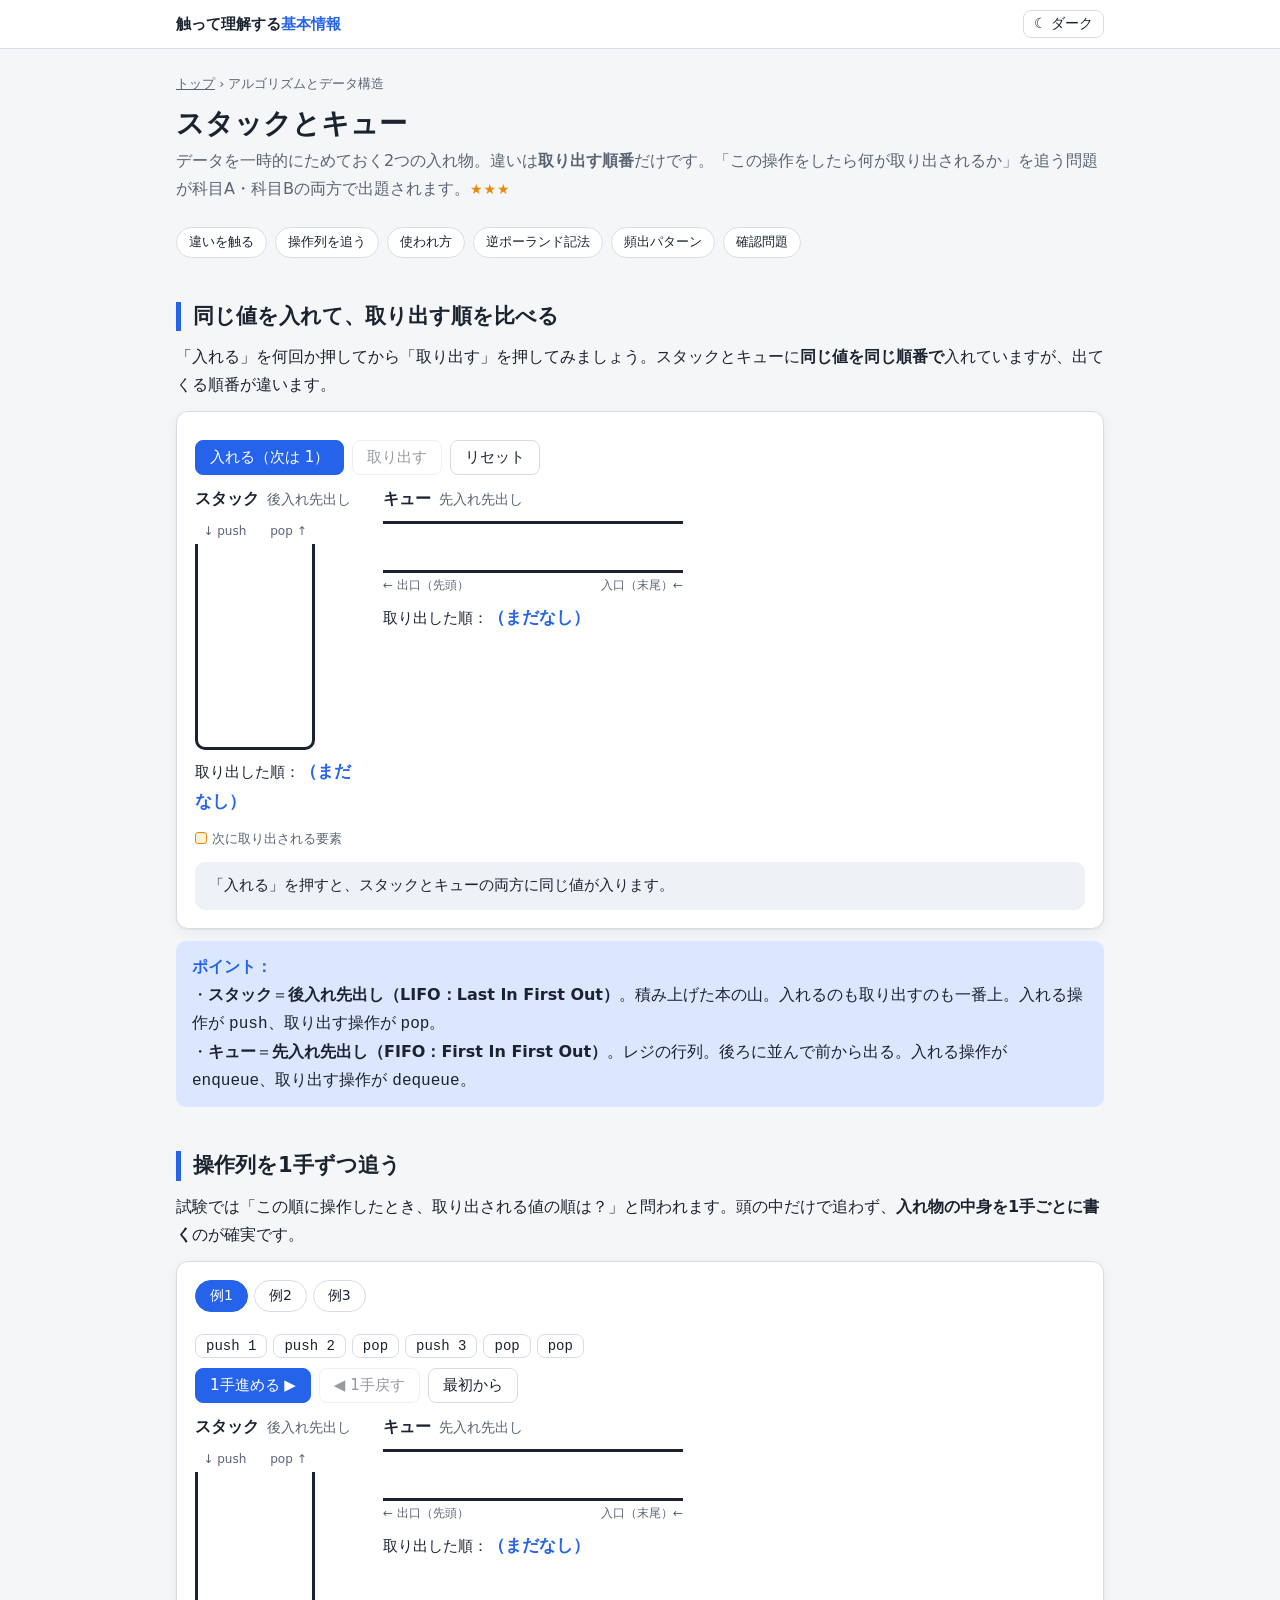
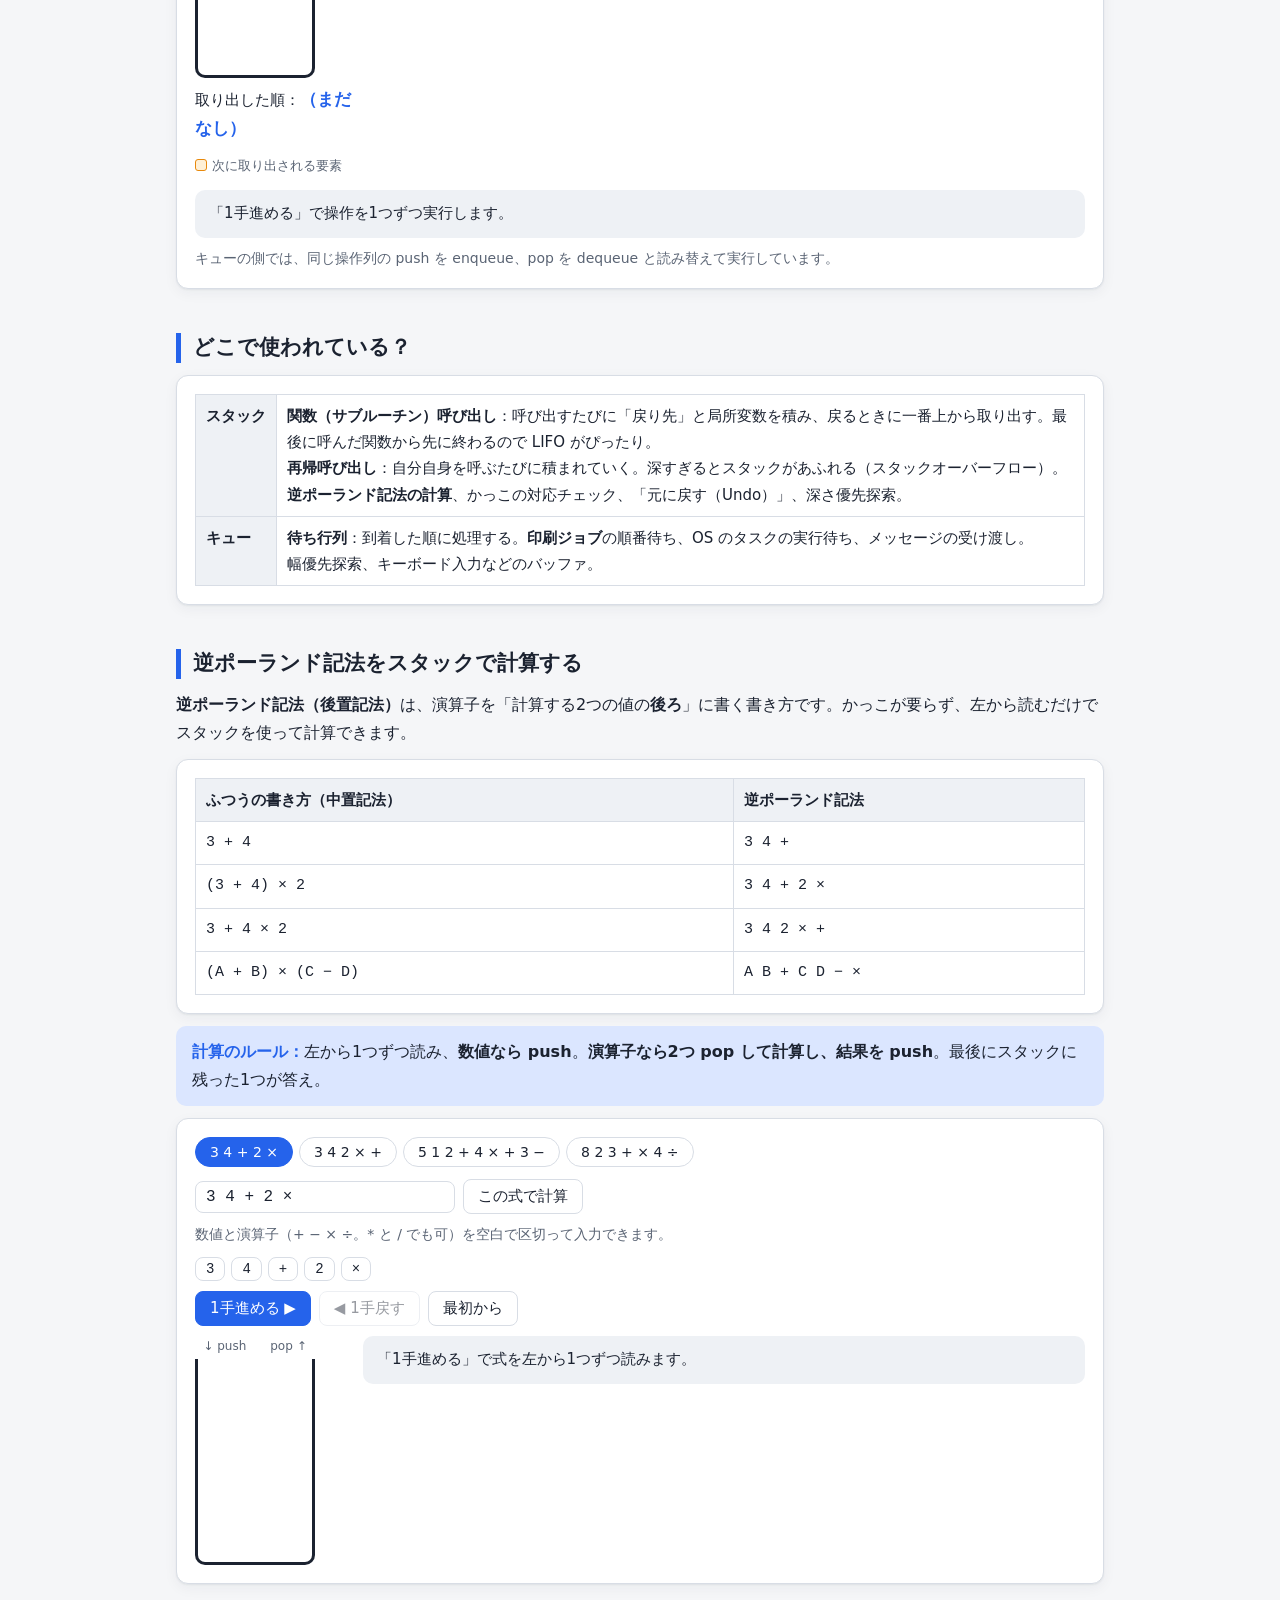
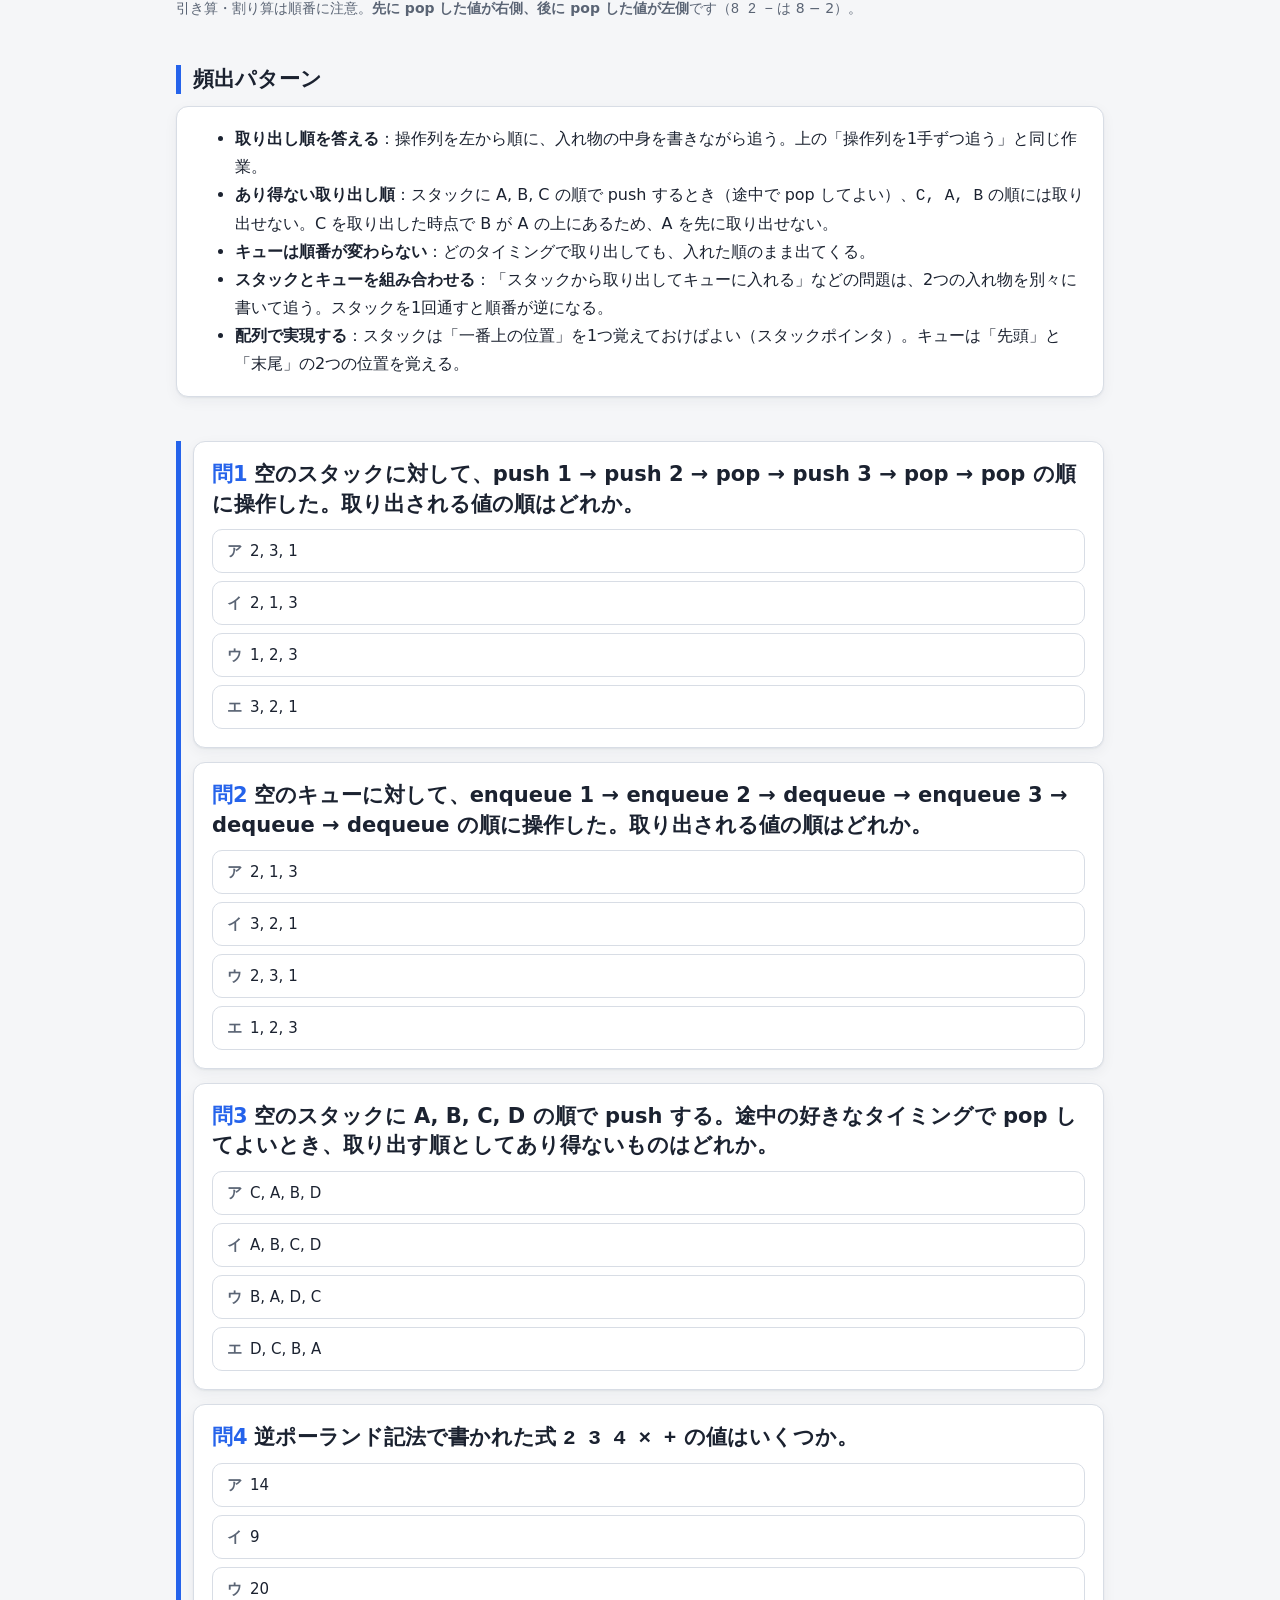
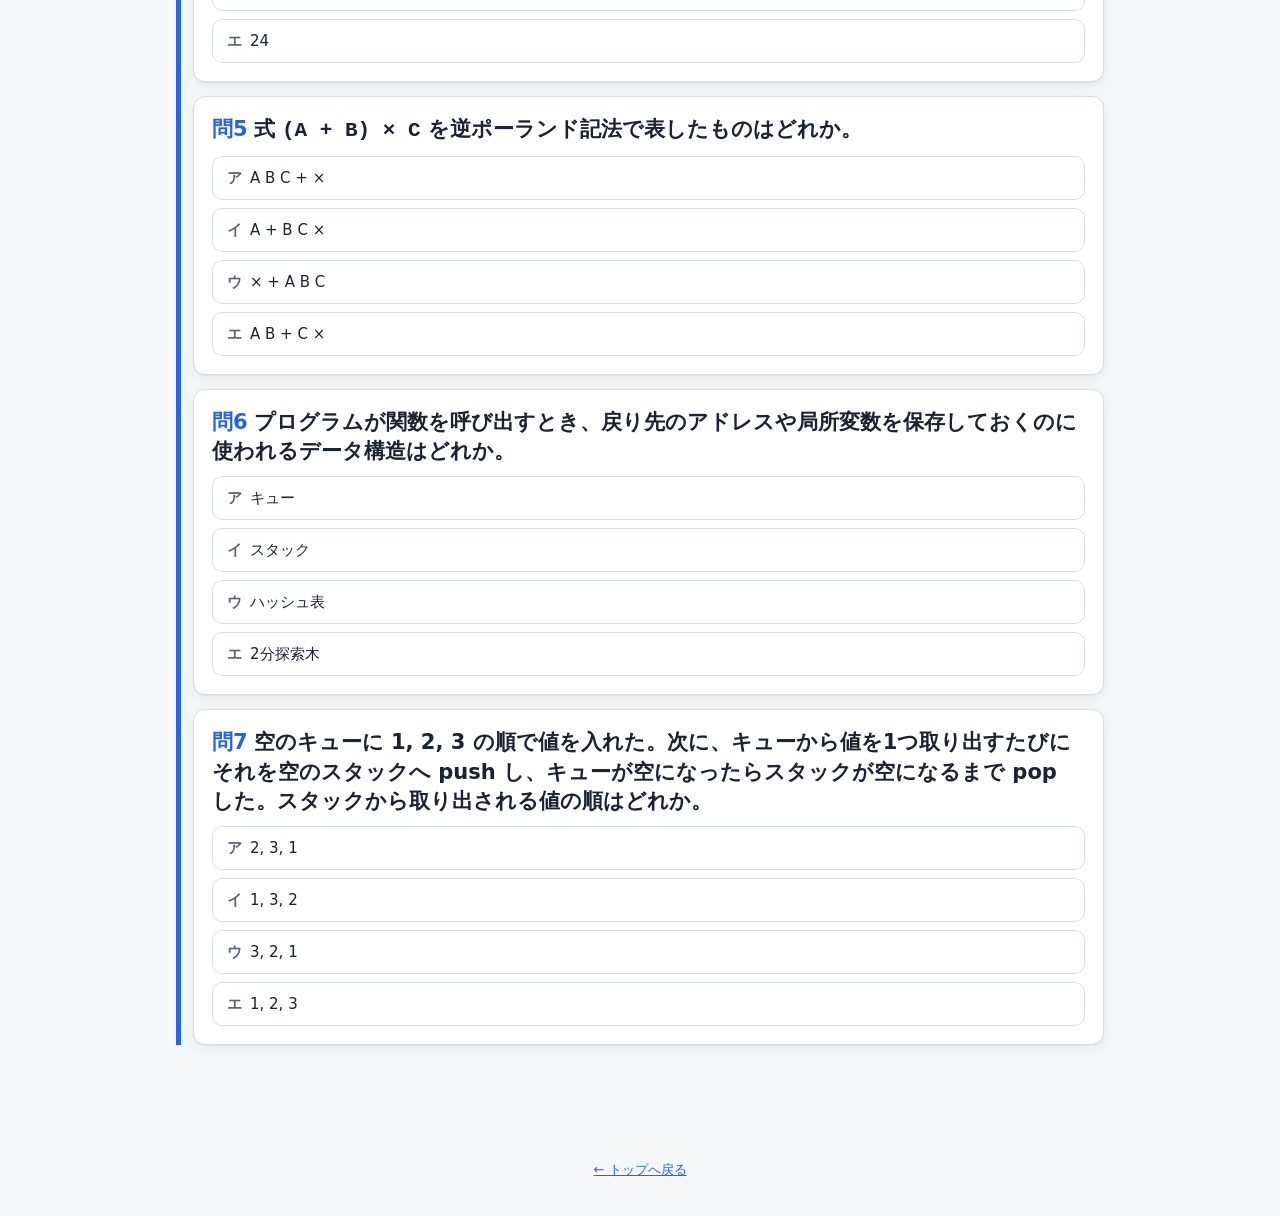
<file: topics/stack-queue.html>
<!doctype html>
<html lang="ja">
<head>
<meta charset="utf-8">
<meta name="viewport" content="width=device-width, initial-scale=1">
<meta name="robots" content="noindex, nofollow">
<title>スタックとキュー | 触って理解する基本情報</title>
<link rel="stylesheet" href="../css/style.css">
<script src="../js/common.js"></script>
<style>
  .ds-wrap { display: grid; grid-template-columns: 170px 1fr; gap: 18px; align-items: start; }
  @media (max-width: 680px) { .ds-wrap { grid-template-columns: 1fr; } }
  .ds-title { font-weight: 700; margin-bottom: 8px; }
  .ds-title .note { margin-left: 8px; font-weight: 400; }
  .stack-box {
    width: 120px; min-height: 206px; padding: 6px; display: flex; flex-direction: column-reverse; gap: 6px;
    border: 3px solid var(--text); border-top: none; border-radius: 0 0 10px 10px;
  }
  .queue-area { max-width: 300px; }
  .queue-box {
    min-height: 52px; padding: 6px 0; display: flex; gap: 6px;
    border-top: 3px solid var(--text); border-bottom: 3px solid var(--text);
  }
  .queue-box .cell { width: 44px; flex: none; }
  .q-cap { display: flex; justify-content: space-between; font-size: 12px; color: var(--muted); margin-top: 2px; }
  .s-cap { font-size: 12px; color: var(--muted); margin-bottom: 2px; width: 120px; text-align: center; }
  .cell {
    height: 34px; display: flex; align-items: center; justify-content: center;
    font: 700 16px "Consolas", monospace; border-radius: 8px;
    background: var(--accent-soft); border: 1.5px solid var(--accent); color: var(--text);
  }
  .cell.next { background: var(--on-soft); border-color: var(--on); }
  .out { margin-top: 8px; font-size: 15px; }
  .out b { font-family: "Consolas", monospace; color: var(--accent); font-size: 17px; }
  .legend { font-size: 13px; color: var(--muted); margin: 10px 0 0; }
  .legend i { display: inline-block; width: 12px; height: 12px; border-radius: 3px; background: var(--on-soft); border: 1.5px solid var(--on); vertical-align: -1px; margin-right: 5px; }
  .chips { display: flex; flex-wrap: wrap; gap: 6px; margin: 10px 0; }
  .chip {
    font: 14px "Consolas", monospace; padding: 3px 10px; border-radius: 8px;
    border: 1px solid var(--border); background: var(--surface); white-space: nowrap;
  }
  .chip.done { color: var(--muted); background: var(--surface-2); }
  .chip.cur { border-color: var(--on); background: var(--on-soft); font-weight: 700; }
  .msg { background: var(--surface-2); border-radius: 10px; padding: 10px 14px; margin-top: 12px; font-size: 15px; min-height: 48px; }
  .msg .mono b { color: var(--accent); }
  .rpn-wrap { display: grid; grid-template-columns: 150px 1fr; gap: 18px; align-items: start; }
  @media (max-width: 680px) { .rpn-wrap { grid-template-columns: 1fr; } }
  .row-in { display: flex; flex-wrap: wrap; gap: 8px; align-items: center; }
  .row-in input[type="text"] { width: 260px; max-width: 100%; font-family: "Consolas", monospace; }
  .err { color: var(--ng); font-size: 14px; }
</style>
</head>
<body>
<header class="site-header"><div class="inner">
  <a class="brand" href="../index.html">触って理解する<span>基本情報</span></a>
  <div class="spacer"></div>
  <button class="icon-btn" id="theme-toggle" type="button">☾ ダーク</button>
</div></header>

<main>
  <div class="crumb"><a href="../index.html">トップ</a> › アルゴリズムとデータ構造</div>
  <h1 class="page-title">スタックとキュー</h1>
  <p class="page-lead">データを一時的にためておく2つの入れ物。違いは<b>取り出す順番</b>だけです。「この操作をしたら何が取り出されるか」を追う問題が科目A・科目Bの両方で出題されます。<span class="freq">★★★</span></p>
  <nav class="toc">
    <a href="#basic">違いを触る</a><a href="#replay">操作列を追う</a><a href="#usage">使われ方</a><a href="#rpn">逆ポーランド記法</a><a href="#tips">頻出パターン</a><a href="#quiz">確認問題</a>
  </nav>

  <h2 id="basic">同じ値を入れて、取り出す順を比べる</h2>
  <p>「入れる」を何回か押してから「取り出す」を押してみましょう。スタックとキューに<b>同じ値を同じ順番で</b>入れていますが、出てくる順番が違います。</p>
  <div class="card">
    <div class="btn-row">
      <button class="btn primary" id="p-in" type="button"></button>
      <button class="btn" id="p-out" type="button">取り出す</button>
      <button class="btn" id="p-reset" type="button">リセット</button>
    </div>
    <div id="p-ds"></div>
    <div class="msg" id="p-msg"></div>
  </div>
  <div class="point"><b>ポイント：</b><br>
    ・<b>スタック</b>＝<b>後入れ先出し（LIFO：Last In First Out）</b>。積み上げた本の山。入れるのも取り出すのも一番上。入れる操作が <span class="mono">push</span>、取り出す操作が <span class="mono">pop</span>。<br>
    ・<b>キュー</b>＝<b>先入れ先出し（FIFO：First In First Out）</b>。レジの行列。後ろに並んで前から出る。入れる操作が <span class="mono">enqueue</span>、取り出す操作が <span class="mono">dequeue</span>。</div>

  <h2 id="replay">操作列を1手ずつ追う</h2>
  <p>試験では「この順に操作したとき、取り出される値の順は？」と問われます。頭の中だけで追わず、<b>入れ物の中身を1手ごとに書く</b>のが確実です。</p>
  <div class="card">
    <div class="seg" id="r-tabs"></div>
    <div class="chips" id="r-chips"></div>
    <div class="btn-row">
      <button class="btn primary" id="r-next" type="button">1手進める ▶</button>
      <button class="btn" id="r-prev" type="button">◀ 1手戻す</button>
      <button class="btn" id="r-reset" type="button">最初から</button>
    </div>
    <div id="r-ds"></div>
    <div class="msg" id="r-msg"></div>
    <p class="note" style="margin-bottom:0">キューの側では、同じ操作列の push を enqueue、pop を dequeue と読み替えて実行しています。</p>
  </div>

  <h2 id="usage">どこで使われている？</h2>
  <div class="card table-wrap">
    <table class="info">
      <tr><th>スタック</th><td>
        <b>関数（サブルーチン）呼び出し</b>：呼び出すたびに「戻り先」と局所変数を積み、戻るときに一番上から取り出す。最後に呼んだ関数から先に終わるので LIFO がぴったり。<br>
        <b>再帰呼び出し</b>：自分自身を呼ぶたびに積まれていく。深すぎるとスタックがあふれる（スタックオーバーフロー）。<br>
        <b>逆ポーランド記法の計算</b>、かっこの対応チェック、「元に戻す（Undo）」、深さ優先探索。</td></tr>
      <tr><th>キュー</th><td>
        <b>待ち行列</b>：到着した順に処理する。<b>印刷ジョブ</b>の順番待ち、OS のタスクの実行待ち、メッセージの受け渡し。<br>
        幅優先探索、キーボード入力などのバッファ。</td></tr>
    </table>
  </div>

  <h2 id="rpn">逆ポーランド記法をスタックで計算する</h2>
  <p><b>逆ポーランド記法（後置記法）</b>は、演算子を「計算する2つの値の<b>後ろ</b>」に書く書き方です。かっこが要らず、左から読むだけでスタックを使って計算できます。</p>
  <div class="card table-wrap">
    <table class="info">
      <tr><th>ふつうの書き方（中置記法）</th><th>逆ポーランド記法</th></tr>
      <tr><td class="mono">3 + 4</td><td class="mono">3 4 +</td></tr>
      <tr><td class="mono">(3 + 4) × 2</td><td class="mono">3 4 + 2 ×</td></tr>
      <tr><td class="mono">3 + 4 × 2</td><td class="mono">3 4 2 × +</td></tr>
      <tr><td class="mono">(A + B) × (C − D)</td><td class="mono">A B + C D − ×</td></tr>
    </table>
  </div>
  <div class="point"><b>計算のルール：</b>左から1つずつ読み、<b>数値なら push</b>。<b>演算子なら2つ pop して計算し、結果を push</b>。最後にスタックに残った1つが答え。</div>
  <div class="card">
    <div class="seg" id="n-tabs"></div>
    <div class="row-in">
      <input type="text" id="n-in" aria-label="逆ポーランド記法の式" autocomplete="off">
      <button class="btn" id="n-set" type="button">この式で計算</button>
    </div>
    <p class="note">数値と演算子（+ − × ÷。* と / でも可）を空白で区切って入力できます。</p>
    <div class="err" id="n-err"></div>
    <div class="chips" id="n-chips"></div>
    <div class="btn-row">
      <button class="btn primary" id="n-next" type="button">1手進める ▶</button>
      <button class="btn" id="n-prev" type="button">◀ 1手戻す</button>
      <button class="btn" id="n-reset" type="button">最初から</button>
    </div>
    <div class="rpn-wrap">
      <div>
        <div class="s-cap">↓ push　　pop ↑</div>
        <div class="stack-box" id="n-stack"></div>
      </div>
      <div class="msg" id="n-msg" style="margin-top:0"></div>
    </div>
  </div>
  <p class="note">引き算・割り算は順番に注意。<b>先に pop した値が右側、後に pop した値が左側</b>です（<span class="mono">8 2 −</span> は 8 − 2）。</p>

  <h2 id="tips">頻出パターン</h2>
  <div class="card">
    <ul style="margin:0">
      <li><b>取り出し順を答える</b>：操作列を左から順に、入れ物の中身を書きながら追う。上の「操作列を1手ずつ追う」と同じ作業。</li>
      <li><b>あり得ない取り出し順</b>：スタックに A, B, C の順で push するとき（途中で pop してよい）、<span class="mono">C, A, B</span> の順には取り出せない。C を取り出した時点で B が A の上にあるため、A を先に取り出せない。</li>
      <li><b>キューは順番が変わらない</b>：どのタイミングで取り出しても、入れた順のまま出てくる。</li>
      <li><b>スタックとキューを組み合わせる</b>：「スタックから取り出してキューに入れる」などの問題は、2つの入れ物を別々に書いて追う。スタックを1回通すと順番が逆になる。</li>
      <li><b>配列で実現する</b>：スタックは「一番上の位置」を1つ覚えておけばよい（スタックポインタ）。キューは「先頭」と「末尾」の2つの位置を覚える。</li>
    </ul>
  </div>

  <h2 id="quiz">確認問題</h2>
  <div id="quiz"></div>
</main>
<footer class="site-footer"><a href="../index.html">← トップへ戻る</a></footer>

<script>
(function () {
  const $ = id => document.getElementById(id);
  const seq = a => (a.length ? a.join(' → ') : '（まだなし）');

  // スタックは配列の末尾が一番上、キューは配列の先頭が出口
  function drawStack(el, arr) {
    el.innerHTML = arr.map((v, i) => `<div class="cell${i === arr.length - 1 ? ' next' : ''}">${v}</div>`).join('');
  }
  function drawQueue(el, arr) {
    el.innerHTML = arr.map((v, i) => `<div class="cell${i === 0 ? ' next' : ''}">${v}</div>`).join('');
  }
  function dsMarkup(p) {
    return `<div class="ds-wrap">
      <div>
        <div class="ds-title">スタック<span class="note">後入れ先出し</span></div>
        <div class="s-cap">↓ push　　pop ↑</div>
        <div class="stack-box" id="${p}-stack"></div>
        <div class="out">取り出した順：<b id="${p}-sout"></b></div>
      </div>
      <div>
        <div class="ds-title">キュー<span class="note">先入れ先出し</span></div>
        <div class="queue-area">
          <div class="queue-box" id="${p}-queue"></div>
          <div class="q-cap"><span>← 出口（先頭）</span><span>入口（末尾）←</span></div>
        </div>
        <div class="out">取り出した順：<b id="${p}-qout"></b></div>
      </div>
    </div>
    <p class="legend"><i></i>次に取り出される要素</p>`;
  }
  function drawDs(p, st) {
    drawStack($(p + '-stack'), st.stack);
    drawQueue($(p + '-queue'), st.queue);
    $(p + '-sout').textContent = seq(st.so);
    $(p + '-qout').textContent = seq(st.qo);
  }

  // ---- 操作パネル ----
  $('p-ds').innerHTML = dsMarkup('p');
  const MAX = 5;
  let panel, nextVal;
  function panelReset() {
    panel = { stack: [], queue: [], so: [], qo: [] };
    nextVal = 1;
    renderPanel('「入れる」を押すと、スタックとキューの両方に同じ値が入ります。');
  }
  function renderPanel(msg) {
    drawDs('p', panel);
    $('p-in').textContent = `入れる（次は ${nextVal}）`;
    $('p-in').disabled = panel.stack.length >= MAX;
    $('p-out').disabled = panel.stack.length === 0;
    $('p-msg').innerHTML = msg;
  }
  $('p-in').addEventListener('click', () => {
    const v = nextVal++;
    panel.stack.push(v);
    panel.queue.push(v);
    renderPanel(`<b>${v}</b> を入れた。スタックは<b>一番上</b>に積まれ、キューは<b>末尾</b>に並ぶ。`
      + (panel.stack.length >= MAX ? '（図に入るのは5個まで。取り出してみましょう）' : ''));
  });
  $('p-out').addEventListener('click', () => {
    const s = panel.stack.pop(), q = panel.queue.shift();
    panel.so.push(s);
    panel.qo.push(q);
    renderPanel(`スタックからは一番上の <b>${s}</b>（残っている中で<b>最後</b>に入れた値）、キューからは先頭の <b>${q}</b>（残っている中で<b>最初</b>に入れた値）が出てきた。`);
  });
  $('p-reset').addEventListener('click', panelReset);
  panelReset();

  // ---- 操作列の再生（null は pop）----
  const SEQS = [
    { name: '例1', ops: ['1', '2', null, '3', null, null] },
    { name: '例2', ops: ['1', '2', '3', null, null, '4', null, null] },
    { name: '例3', ops: ['A', null, 'B', 'C', null, 'D', null, null] },
  ];
  $('r-ds').innerHTML = dsMarkup('r');
  let rSeq = SEQS[0], rStep = 0;
  function runOps(ops, k) {
    const st = { stack: [], queue: [], so: [], qo: [], last: null };
    for (let i = 0; i < k; i++) {
      if (ops[i] === null) {
        const s = st.stack.pop(), q = st.queue.shift();
        st.so.push(s);
        st.qo.push(q);
        st.last = { s, q };
      } else {
        st.stack.push(ops[i]);
        st.queue.push(ops[i]);
        st.last = null;
      }
    }
    return st;
  }
  function renderReplay() {
    const ops = rSeq.ops, st = runOps(ops, rStep);
    $('r-chips').innerHTML = ops.map((o, i) =>
      `<span class="chip${i < rStep - 1 ? ' done' : i === rStep - 1 ? ' cur' : ''}">${o === null ? 'pop' : 'push ' + o}</span>`).join('');
    drawDs('r', st);
    let msg;
    if (rStep === 0) msg = '「1手進める」で操作を1つずつ実行します。';
    else {
      const o = ops[rStep - 1];
      msg = `<b>${rStep}手目：${o === null ? 'pop' : 'push ' + o}</b><br>`;
      msg += o === null
        ? `スタックは一番上の <b>${st.last.s}</b> を取り出す。キューは先頭の <b>${st.last.q}</b> を取り出す。`
        : `スタックは一番上に <b>${o}</b> を積む。キューは末尾に <b>${o}</b> を並べる。`;
      if (rStep === ops.length) {
        msg += `<br>すべての操作が終了。取り出した順は、スタックが <span class="mono"><b>${st.so.join(', ')}</b></span>、キューが <span class="mono"><b>${st.qo.join(', ')}</b></span>。`;
      }
    }
    $('r-msg').innerHTML = msg;
    $('r-next').disabled = rStep >= ops.length;
    $('r-prev').disabled = rStep === 0;
    document.querySelectorAll('#r-tabs button').forEach(b => b.setAttribute('aria-pressed', b.textContent === rSeq.name));
  }
  SEQS.forEach(s => {
    const b = document.createElement('button');
    b.type = 'button';
    b.textContent = s.name;
    b.addEventListener('click', () => { rSeq = s; rStep = 0; renderReplay(); });
    $('r-tabs').appendChild(b);
  });
  $('r-next').addEventListener('click', () => { rStep++; renderReplay(); });
  $('r-prev').addEventListener('click', () => { rStep--; renderReplay(); });
  $('r-reset').addEventListener('click', () => { rStep = 0; renderReplay(); });
  renderReplay();

  // ---- 逆ポーランド記法 ----
  const RPN_PRESETS = ['3 4 + 2 ×', '3 4 2 × +', '5 1 2 + 4 × + 3 −', '8 2 3 + × 4 ÷'];
  const OPS = { '+': '+', '-': '−', '−': '−', '*': '×', '×': '×', '/': '÷', '÷': '÷' };
  const PREC = { '+': 1, '−': 1, '×': 2, '÷': 2 };
  const num = x => String(Math.round(x * 10000) / 10000);
  let nTokens = [], nStates = [], nStep = 0;

  function parseRpn(str) {
    const raw = str.trim().split(/\s+/).filter(Boolean);
    if (!raw.length) return { err: '式を入力してください。' };
    if (raw.length > 21) return { err: '長すぎます（21個まで）。' };
    const tokens = [];
    for (const t of raw) {
      if (/^-?\d+(\.\d+)?$/.test(t)) tokens.push({ num: true, v: +t, s: t });
      else if (OPS[t]) tokens.push({ num: false, s: OPS[t] });
      else return { err: `「${t}」は数値でも演算子でもありません。空白で区切って入力してください。` };
    }
    return { tokens };
  }
  // 1手ごとのスタックの状態を前もって全部作る。途中で計算できなくなったらそこで止める
  function buildStates(tokens) {
    const states = [{ stack: [], msg: '「1手進める」で式を左から1つずつ読みます。' }];
    let stack = [];
    for (let i = 0; i < tokens.length; i++) {
      const t = tokens[i];
      let msg, stop = false;
      if (t.num) {
        stack = stack.concat({ v: t.v, s: t.s, p: 3 });
        msg = `<b>${t.s}</b> は数値 → スタックに push。`;
      } else if (stack.length < 2) {
        msg = `<b>${t.s}</b> は演算子だが、スタックに値が2つない → この式は正しくありません。`;
        stop = true;
      } else {
        const r = stack[stack.length - 1], l = stack[stack.length - 2];
        if (t.s === '÷' && r.v === 0) {
          msg = `<b>÷</b> は演算子 → 2つ pop したが、0 では割れません。`;
          stop = true;
        } else {
          const v = t.s === '+' ? l.v + r.v : t.s === '−' ? l.v - r.v : t.s === '×' ? l.v * r.v : l.v / r.v;
          const q = PREC[t.s];
          const ls = l.p < q ? `(${l.s})` : l.s;
          const rs = (r.p < q || (r.p === q && (t.s === '−' || t.s === '÷'))) ? `(${r.s})` : r.s;
          stack = stack.slice(0, -2).concat({ v, s: `${ls} ${t.s} ${rs}`, p: q });
          msg = `<b>${t.s}</b> は演算子 → 2つ pop（先に出た <b>${num(r.v)}</b> が右、次に出た <b>${num(l.v)}</b> が左）。<br>
            <span class="mono">${num(l.v)} ${t.s} ${num(r.v)} = <b>${num(v)}</b></span> を push。`;
        }
      }
      if (!stop && i === tokens.length - 1) {
        msg += stack.length === 1
          ? `<br>式を最後まで読んだ。スタックに残った <span class="mono"><b>${num(stack[0].v)}</b></span> が答え。<br>ふつうの書き方では <span class="mono">${stack[0].s}</span>。`
          : '<br>式を最後まで読んだが、スタックに値が2つ以上残っている → 演算子が足りません。';
      }
      states.push({ stack, msg });
      if (stop) break;
    }
    return states;
  }
  function setRpn(str) {
    const res = parseRpn(str);
    if (res.err) { $('n-err').textContent = res.err; return; }
    $('n-err').textContent = '';
    nTokens = res.tokens;
    nStates = buildStates(nTokens);
    nStep = 0;
    $('n-in').value = nTokens.map(t => t.s).join(' ');
    renderRpn();
  }
  function renderRpn() {
    const st = nStates[nStep];
    $('n-chips').innerHTML = nTokens.map((t, i) =>
      `<span class="chip${i < nStep - 1 ? ' done' : i === nStep - 1 ? ' cur' : ''}">${t.s}</span>`).join('');
    drawStack($('n-stack'), st.stack.map(x => num(x.v)));
    $('n-msg').innerHTML = st.msg;
    $('n-next').disabled = nStep >= nStates.length - 1;
    $('n-prev').disabled = nStep === 0;
    const cur = $('n-in').value;
    document.querySelectorAll('#n-tabs button').forEach(b => b.setAttribute('aria-pressed', b.textContent === cur));
  }
  RPN_PRESETS.forEach(p => {
    const b = document.createElement('button');
    b.type = 'button';
    b.className = 'mono';
    b.textContent = p;
    b.addEventListener('click', () => setRpn(p));
    $('n-tabs').appendChild(b);
  });
  $('n-set').addEventListener('click', () => setRpn($('n-in').value));
  $('n-in').addEventListener('keydown', e => { if (e.key === 'Enter') setRpn($('n-in').value); });
  $('n-next').addEventListener('click', () => { nStep++; renderRpn(); });
  $('n-prev').addEventListener('click', () => { nStep--; renderRpn(); });
  $('n-reset').addEventListener('click', () => { nStep = 0; renderRpn(); });
  setRpn(RPN_PRESETS[0]);

  // ---- 確認問題 ----
  FE.quiz($('quiz'), 'stack', [
    { q: '空のスタックに対して、push 1 → push 2 → pop → push 3 → pop → pop の順に操作した。取り出される値の順はどれか。',
      choices: ['1, 2, 3', '2, 3, 1', '3, 2, 1', '2, 1, 3'], answer: 1,
      explain: '1, 2 を積んで pop すると一番上の 2。3 を積んで pop すると 3。最後に残っていた 1 が出ます。「操作列を1手ずつ追う」の例1で確かめられます。' },
    { q: '空のキューに対して、enqueue 1 → enqueue 2 → dequeue → enqueue 3 → dequeue → dequeue の順に操作した。取り出される値の順はどれか。',
      choices: ['1, 2, 3', '2, 3, 1', '3, 2, 1', '2, 1, 3'], answer: 0,
      explain: 'キューは先入れ先出し。どのタイミングで取り出しても、入れた順（1, 2, 3）のまま出てきます。' },
    { q: '空のスタックに A, B, C, D の順で push する。途中の好きなタイミングで pop してよいとき、取り出す順として<b>あり得ない</b>ものはどれか。',
      choices: ['A, B, C, D', 'B, A, D, C', 'D, C, B, A', 'C, A, B, D'], answer: 3,
      explain: 'C を最初に取り出すには A, B, C を積んでおく必要があります。そのときスタックには下から A, B が残り、B が上にあるので、A を B より先に取り出すことはできません。' },
    { q: '逆ポーランド記法で書かれた式 <span class="mono">2 3 4 × +</span> の値はいくつか。',
      choices: ['9', '14', '20', '24'], answer: 1,
      explain: '2, 3, 4 を push。× で 3 × 4 = 12 を push。+ で 2 + 12 = 14。ふつうの書き方では 2 + 3 × 4 です。' },
    { q: '式 <span class="mono">(A + B) × C</span> を逆ポーランド記法で表したものはどれか。',
      choices: ['A B + C ×', 'A B C + ×', '× + A B C', 'A + B C ×'], answer: 0,
      explain: 'まず A + B を「A B +」と書き、それと C を掛けるので後ろに「C ×」を付けます。「A B C + ×」は A × (B + C) になります。' },
    { q: 'プログラムが関数を呼び出すとき、戻り先のアドレスや局所変数を保存しておくのに使われるデータ構造はどれか。',
      choices: ['キュー', 'スタック', '2分探索木', 'ハッシュ表'], answer: 1,
      explain: '最後に呼び出した関数から先に戻るので、後入れ先出しのスタックが使われます。再帰呼び出しも同じ仕組みです。' },
    { q: '空のキューに 1, 2, 3 の順で値を入れた。次に、キューから値を1つ取り出すたびにそれを空のスタックへ push し、キューが空になったらスタックが空になるまで pop した。スタックから取り出される値の順はどれか。',
      choices: ['1, 2, 3', '1, 3, 2', '3, 2, 1', '2, 3, 1'], answer: 2,
      explain: 'キューからは 1, 2, 3 の順で出てくるので、スタックには 1, 2, 3 の順で積まれます。スタックは後入れ先出しなので 3, 2, 1 の順で取り出されます。' },
  ]);
})();
</script>
</body>
</html>
</file>
<file: css/style.css>
/* ===== 触って理解する基本情報 共通スタイル ===== */
:root {
  --bg: #f5f6f8;
  --surface: #ffffff;
  --surface-2: #eef1f5;
  --text: #1b2230;
  --muted: #5a6474;
  --border: #d8dde5;
  --accent: #2563eb;
  --accent-soft: #dbe6ff;
  --on: #e8890c;
  --on-soft: #fff0d6;
  --off: #a3acb9;
  --ok: #15803d;
  --ok-soft: #dcfce7;
  --ng: #c62828;
  --ng-soft: #fde4e4;
  --key-a: #2563eb;
  --key-a-soft: #dbe6ff;
  --key-b: #c2410c;
  --key-b-soft: #ffe6d5;
  --l7: #fde2e4; --l6: #fdebd3; --l5: #fbf5c9; --l4: #dcf5d9;
  --l3: #d5f0f5; --l2: #dde4fb; --l1: #ebdff8;
  --shadow: 0 1px 2px rgba(20, 30, 50, .06), 0 4px 14px rgba(20, 30, 50, .05);
  --radius: 12px;
  color-scheme: light;
}

@media (prefers-color-scheme: dark) {
  :root:not([data-theme="light"]) {
    --bg: #12151b; --surface: #1b2029; --surface-2: #242a35; --text: #e6e9ef; --muted: #9aa3b2;
    --border: #323a47; --accent: #6ea0ff; --accent-soft: #1f2f52; --on: #ffb340; --on-soft: #3d2c12;
    --off: #5d6675; --ok: #4ade80; --ok-soft: #133222; --ng: #f87171; --ng-soft: #3c1a1a;
    --key-a: #6ea0ff; --key-a-soft: #1f2f52; --key-b: #fb923c; --key-b-soft: #3d2614;
    --l7: #43262a; --l6: #43321f; --l5: #3d3a1d; --l4: #22392a; --l3: #1d3a40; --l2: #252f4d; --l1: #33284a;
    --shadow: 0 1px 2px rgba(0, 0, 0, .3);
    color-scheme: dark;
  }
}
:root[data-theme="dark"] {
  --bg: #12151b; --surface: #1b2029; --surface-2: #242a35; --text: #e6e9ef; --muted: #9aa3b2;
  --border: #323a47; --accent: #6ea0ff; --accent-soft: #1f2f52; --on: #ffb340; --on-soft: #3d2c12;
  --off: #5d6675; --ok: #4ade80; --ok-soft: #133222; --ng: #f87171; --ng-soft: #3c1a1a;
  --key-a: #6ea0ff; --key-a-soft: #1f2f52; --key-b: #fb923c; --key-b-soft: #3d2614;
  --l7: #43262a; --l6: #43321f; --l5: #3d3a1d; --l4: #22392a; --l3: #1d3a40; --l2: #252f4d; --l1: #33284a;
  --shadow: 0 1px 2px rgba(0, 0, 0, .3);
  color-scheme: dark;
}

* { box-sizing: border-box; }
html { -webkit-text-size-adjust: 100%; }
body {
  margin: 0;
  background: var(--bg);
  color: var(--text);
  font-family: "Hiragino Sans", "Yu Gothic UI", "Meiryo", system-ui, sans-serif;
  line-height: 1.75;
  font-size: 16px;
}
a { color: var(--accent); }
code, .mono { font-family: "Consolas", "SFMono-Regular", "Menlo", monospace; }

/* ---- ヘッダ ---- */
.site-header {
  position: sticky; top: 0; z-index: 10;
  background: color-mix(in srgb, var(--surface) 92%, transparent);
  backdrop-filter: blur(8px);
  border-bottom: 1px solid var(--border);
}
.site-header .inner {
  max-width: 960px; margin: 0 auto; padding: 10px 16px;
  display: flex; align-items: center; gap: 12px;
}
.brand { font-weight: 700; text-decoration: none; color: var(--text); font-size: 15px; }
.brand span { color: var(--accent); }
.site-header .spacer { flex: 1; }
.icon-btn {
  border: 1px solid var(--border); background: var(--surface); color: var(--text);
  border-radius: 8px; padding: 4px 10px; font-size: 14px; cursor: pointer;
}
.icon-btn:hover { background: var(--surface-2); }

main { max-width: 960px; margin: 0 auto; padding: 24px 16px 80px; }

/* ---- 見出し・本文 ---- */
.page-title { font-size: 28px; line-height: 1.4; margin: 8px 0 4px; }
.page-lead { color: var(--muted); margin: 0 0 24px; }
.crumb { font-size: 13px; color: var(--muted); }
.crumb a { color: var(--muted); }
h2 {
  font-size: 21px; margin: 44px 0 12px; padding-left: 12px;
  border-left: 5px solid var(--accent); line-height: 1.4;
}
h3 { font-size: 17px; margin: 24px 0 8px; }
p { margin: 8px 0; }

.card {
  background: var(--surface); border: 1px solid var(--border);
  border-radius: var(--radius); padding: 18px; box-shadow: var(--shadow);
  margin: 12px 0;
}
.point {
  background: var(--accent-soft); border-radius: 10px; padding: 12px 16px; margin: 12px 0;
}
.point b:first-child { color: var(--accent); }
.note { font-size: 14px; color: var(--muted); }
.freq { color: var(--on); letter-spacing: 1px; font-size: 14px; white-space: nowrap; }

.toc { display: flex; flex-wrap: wrap; gap: 8px; margin: 0 0 8px; }
.toc a {
  font-size: 13px; text-decoration: none; border: 1px solid var(--border); background: var(--surface);
  border-radius: 999px; padding: 3px 12px; color: var(--text);
}
.toc a:hover { border-color: var(--accent); color: var(--accent); }

/* ---- ボタン類 ---- */
.btn {
  border: 1px solid var(--border); background: var(--surface); color: var(--text);
  border-radius: 8px; padding: 7px 14px; font-size: 15px; cursor: pointer; font-family: inherit;
}
.btn:hover { border-color: var(--accent); }
.btn.primary { background: var(--accent); border-color: var(--accent); color: #fff; }
.btn:disabled { opacity: .45; cursor: default; }
.btn-row { display: flex; flex-wrap: wrap; gap: 8px; align-items: center; margin: 10px 0; }

.seg { display: inline-flex; flex-wrap: wrap; gap: 6px; margin-bottom: 12px; }
.seg button {
  border: 1px solid var(--border); background: var(--surface); color: var(--text);
  padding: 6px 14px; border-radius: 999px; cursor: pointer; font-size: 14px; font-family: inherit;
}
.seg button[aria-pressed="true"] { background: var(--accent); border-color: var(--accent); color: #fff; }

.bit-btn {
  min-width: 78px; font-family: inherit; font-size: 15px; font-weight: 700;
  border: 2px solid var(--off); background: var(--surface); color: var(--muted);
  border-radius: 10px; padding: 6px 12px; cursor: pointer;
}
.bit-btn.is-on { border-color: var(--on); background: var(--on-soft); color: var(--text); }

input[type="number"], input[type="text"] {
  font-family: inherit; font-size: 16px; padding: 6px 10px; border-radius: 8px;
  border: 1px solid var(--border); background: var(--surface); color: var(--text); width: 140px;
}
input[type="range"] { width: 220px; max-width: 100%; }

/* ---- 表 ---- */
.table-wrap { overflow-x: auto; }
table.tt { border-collapse: collapse; font-size: 15px; margin: 8px 0; }
table.tt th, table.tt td { border: 1px solid var(--border); padding: 4px 14px; text-align: center; }
table.tt th { background: var(--surface-2); font-weight: 600; }
table.tt tr.hit td { background: var(--on-soft); font-weight: 700; }
table.tt tr.clickable { cursor: pointer; }
table.tt tr.clickable:hover td { background: var(--surface-2); }
table.tt tr.clickable.hit:hover td { background: var(--on-soft); }
table.info { border-collapse: collapse; width: 100%; font-size: 15px; }
table.info th, table.info td { border: 1px solid var(--border); padding: 8px 10px; text-align: left; vertical-align: top; }
table.info th { background: var(--surface-2); white-space: nowrap; }

/* ---- SVG 図解共通 ---- */
svg.diagram { width: 100%; height: auto; display: block; }
svg .gate path, svg .gate circle { fill: var(--surface); stroke: var(--text); stroke-width: 2.5; }
svg .gate .g-back { fill: none; }
svg .wire { fill: none; stroke: var(--off); stroke-width: 3; stroke-linejoin: round; transition: stroke .15s; }
svg .wire.on { stroke: var(--on); }
svg .dot { fill: var(--off); }
svg .dot.on { fill: var(--on); }
svg .lamp { fill: var(--surface-2); stroke: var(--off); stroke-width: 2.5; }
svg .lamp.on { fill: var(--on); stroke: var(--on); }
svg .lbl { fill: var(--text); font-size: 15px; font-weight: 700; font-family: inherit; }
svg .val { fill: var(--muted); font-size: 13px; font-family: "Consolas", monospace; }
svg .val.on { fill: var(--on); font-weight: 700; }
svg .gname { fill: var(--muted); font-size: 12px; }

.ol { text-decoration: overline; }

/* ---- 2カラム ---- */
.split { display: grid; grid-template-columns: 1.2fr 1fr; gap: 18px; align-items: start; }
@media (max-width: 720px) { .split { grid-template-columns: 1fr; } }

/* ---- クイズ ---- */
.quiz-q { margin: 14px 0; }
.quiz-q .qtext { font-weight: 600; margin-bottom: 10px; }
.quiz-q .qnum { color: var(--accent); margin-right: 6px; }
.quiz-choices { display: grid; gap: 8px; }
.quiz-choices button {
  text-align: left; font-family: inherit; font-size: 15px; line-height: 1.6;
  border: 1px solid var(--border); background: var(--surface); color: var(--text);
  border-radius: 10px; padding: 9px 14px; cursor: pointer;
}
.quiz-choices button:hover:not(:disabled) { border-color: var(--accent); }
.quiz-choices button:disabled { cursor: default; }
.quiz-choices button.correct { border-color: var(--ok); background: var(--ok-soft); }
.quiz-choices button.wrong { border-color: var(--ng); background: var(--ng-soft); }
.quiz-choices .mark { font-weight: 700; margin-right: 8px; color: var(--muted); }
.quiz-explain {
  margin-top: 10px; padding: 10px 14px; border-radius: 10px; background: var(--surface-2); font-size: 15px;
}
.quiz-explain .verdict { font-weight: 700; }
.quiz-explain .verdict.ok { color: var(--ok); }
.quiz-explain .verdict.ng { color: var(--ng); }
.quiz-result {
  text-align: center; padding: 18px; border-radius: var(--radius); background: var(--accent-soft); margin-top: 16px;
}
.quiz-result .score { font-size: 30px; font-weight: 700; color: var(--accent); }

/* ---- トップページ ---- */
.hero {
  padding: 28px 22px; border-radius: 16px; margin-bottom: 8px;
  background: linear-gradient(135deg, var(--accent-soft), var(--surface));
  border: 1px solid var(--border);
}
.hero h1 { margin: 0 0 6px; font-size: 28px; line-height: 1.4; }
.hero p { margin: 0; color: var(--muted); }
.exam-facts { display: grid; grid-template-columns: repeat(auto-fit, minmax(200px, 1fr)); gap: 10px; margin-top: 16px; }
.exam-facts div { background: var(--surface); border: 1px solid var(--border); border-radius: 10px; padding: 10px 14px; font-size: 14px; }
.exam-facts b { display: block; font-size: 15px; }
.cat-grid { display: grid; grid-template-columns: repeat(auto-fill, minmax(260px, 1fr)); gap: 10px; }
.topic-card {
  display: block; text-decoration: none; color: var(--text);
  background: var(--surface); border: 1px solid var(--border); border-radius: var(--radius);
  padding: 12px 14px; box-shadow: var(--shadow); position: relative;
}
a.topic-card:hover { border-color: var(--accent); }
.topic-card .t { font-weight: 700; }
.topic-card .d { font-size: 13px; color: var(--muted); line-height: 1.6; margin-top: 2px; }
.topic-card .meta { display: flex; gap: 8px; align-items: center; margin-top: 6px; flex-wrap: wrap; }
.topic-card.soon { box-shadow: none; background: transparent; border-style: dashed; }
.topic-card.soon .t { color: var(--muted); }
.badge { font-size: 12px; border-radius: 999px; padding: 1px 8px; background: var(--surface-2); color: var(--muted); }
.badge.ready { background: var(--accent-soft); color: var(--accent); }
.badge.done { background: var(--ok-soft); color: var(--ok); }
.filter-row { display: flex; gap: 8px; align-items: center; flex-wrap: wrap; margin: 6px 0 4px; font-size: 14px; }

/* ---- 汎用アニメ ---- */
@keyframes pop { from { transform: scale(.6); opacity: 0; } to { transform: scale(1); opacity: 1; } }
.pop { animation: pop .35s ease-out; }
@media (prefers-reduced-motion: reduce) { .pop { animation: none; } }

.site-footer { text-align: center; font-size: 13px; color: var(--muted); padding: 20px 16px 40px; }
</file>
<file: sql/sql.css>
/* ===== SQLクイズ 専用スタイル（色は ../css/style.css の変数を使う） ===== */
:root { --null: #7c3aed; --null-soft: #ede4ff; --close: #b45309; --close-soft: #fff1d6; }
@media (prefers-color-scheme: dark) {
  :root:not([data-theme="light"]) { --null: #c4a5ff; --null-soft: #2d2346; --close: #fbbf24; --close-soft: #3d2c12; }
}
:root[data-theme="dark"] { --null: #c4a5ff; --null-soft: #2d2346; --close: #fbbf24; --close-soft: #3d2c12; }

.sq-nav { display: flex; gap: 8px; align-items: center; flex-wrap: wrap; margin: 4px 0 8px; }
.sq-nav select {
  flex: 1 1 220px; min-width: 0; max-width: 100%; font-family: inherit; font-size: 15px;
  padding: 7px 10px; border-radius: 8px; border: 1px solid var(--border); background: var(--surface); color: var(--text);
}
.sq-meta { display: flex; gap: 10px; align-items: center; flex-wrap: wrap; }
.sq-qnum { font-weight: 700; color: var(--accent); }
.sq-question { font-size: 17px; font-weight: 600; margin: 8px 0 0; }

.sq-tables { display: flex; flex-wrap: wrap; gap: 14px; align-items: flex-start; }
.sq-table-box { max-width: 100%; min-width: 0; }
.sq-table-box .cap { font-weight: 700; font-size: 14px; margin-bottom: 2px; }
.sq-table-box .cap .note { font-weight: 400; margin-left: 6px; }
.sq-table-box .table-wrap { max-width: 100%; }
table.sq { border-collapse: collapse; font-family: "Consolas", "SFMono-Regular", "Menlo", "Yu Gothic UI", monospace; font-size: 14px; background: var(--surface); }
table.sq th, table.sq td { border: 1px solid var(--border); padding: 3px 12px; white-space: nowrap; }
table.sq th { background: var(--surface-2); font-weight: 600; text-align: center; }
table.sq td.num { text-align: right; }
table.sq tr.diff td { background: color-mix(in srgb, var(--on) 28%, var(--surface)); font-weight: 700; }
table.sq td.empty-row { color: var(--muted); text-align: center; font-family: inherit; }
.null {
  display: inline-block; font-size: 11px; font-weight: 700; letter-spacing: .5px; padding: 0 5px; border-radius: 4px;
  color: var(--null); background: var(--null-soft); border: 1px dashed var(--null); font-style: italic;
}

.sq-input {
  display: block; width: 100%; font-family: "Consolas", "SFMono-Regular", "Menlo", "Yu Gothic UI", monospace;
  font-size: 16px; line-height: 1.6; padding: 10px 12px; border-radius: 10px; resize: vertical;
  border: 1px solid var(--border); background: var(--surface); color: var(--text);
}
.sq-input:focus { outline: 2px solid var(--accent); outline-offset: 1px; }
kbd {
  font-family: inherit; font-size: 12px; border: 1px solid var(--border); border-bottom-width: 2px;
  border-radius: 4px; padding: 0 5px; background: var(--surface);
}

.sq-verdict { border-radius: var(--radius); padding: 14px 16px; margin: 14px 0; border: 1px solid var(--border); }
.sq-verdict .v { font-size: 20px; font-weight: 700; }
.sq-verdict.ok { background: var(--ok-soft); border-color: var(--ok); }
.sq-verdict.ok .v { color: var(--ok); }
.sq-verdict.close { background: var(--close-soft); border-color: var(--close); }
.sq-verdict.close .v { color: var(--close); }
.sq-verdict.ng { background: var(--ng-soft); border-color: var(--ng); }
.sq-verdict.ng .v { color: var(--ng); }
.sq-verdict.empty { background: var(--surface-2); }
.sq-verdict ul { margin: 6px 0 0; padding-left: 1.3em; }
.sq-verdict details { margin-top: 8px; font-size: 14px; }
.sq-verdict details pre { white-space: pre-wrap; word-break: break-all; margin: 4px 0 0; font-size: 13px; }
.sq-compare { display: grid; grid-template-columns: repeat(2, minmax(0, 1fr)); gap: 14px; margin-top: 10px; }
@media (max-width: 720px) { .sq-compare { grid-template-columns: minmax(0, 1fr); } }
.sq-explain { margin-top: 8px; }
pre.sq-code {
  font-family: "Consolas", "SFMono-Regular", "Menlo", "Yu Gothic UI", monospace; font-size: 15px;
  background: var(--surface-2); border-radius: 8px; padding: 10px 12px; margin: 6px 0; white-space: pre-wrap; word-break: break-all;
}
.sq-error { border-color: var(--ng); color: var(--ng); }

/* ---- ホーム ---- */
.sq-overall-nums { display: flex; gap: 22px; flex-wrap: wrap; }
.sq-overall-nums .n { font-size: 28px; font-weight: 700; margin-right: 4px; }
.sq-overall-nums .l { font-size: 14px; color: var(--muted); }
.sq-bar { height: 8px; border-radius: 999px; background: var(--surface-2); overflow: hidden; margin: 8px 0 2px; }
.sq-bar i { display: block; height: 100%; width: 0; background: var(--ok); border-radius: 999px; transition: width .3s; }
.sq-filter { display: flex; flex-wrap: wrap; align-items: center; gap: 4px 8px; margin-top: 14px; }
.sq-filter .seg { margin-bottom: 0; }
.sq-cats { display: grid; grid-template-columns: repeat(auto-fill, minmax(280px, 1fr)); gap: 10px; }
.sq-cat { background: var(--surface); border: 1px solid var(--border); border-radius: var(--radius); padding: 12px 14px; box-shadow: var(--shadow); min-width: 0; }
.sq-cat-head {
  display: flex; width: 100%; align-items: baseline; gap: 8px; border: 0; background: none; padding: 0; cursor: pointer;
  font: inherit; color: var(--text); text-align: left;
}
.sq-cat-head .t { font-weight: 700; flex: 1; }
.sq-cat-head:hover .t { color: var(--accent); text-decoration: underline; }
.sq-cat-head .cnt { font-size: 14px; color: var(--muted); white-space: nowrap; }
.sq-cat .syn { font-size: 13px; color: var(--muted); line-height: 1.5; margin-top: 2px; font-family: "Consolas", "SFMono-Regular", "Menlo", "Yu Gothic UI", monospace; }
.sq-cat .sq-bar { height: 6px; }
.sq-chips { display: flex; flex-wrap: wrap; gap: 5px; margin-top: 8px; }
.sq-chip {
  min-width: 34px; font: 13px "Consolas", monospace; padding: 2px 6px; border-radius: 6px; cursor: pointer;
  border: 1px solid var(--border); background: var(--surface); color: var(--text);
}
.sq-chip:hover { border-color: var(--accent); }
.sq-chip.ok { background: var(--ok-soft); border-color: var(--ok); }
.sq-chip.ng { background: var(--ng-soft); border-color: var(--ng); }
.sq-cat.empty { opacity: .55; box-shadow: none; }
.sq-small { font-size: 13px; padding: 3px 10px; margin: 0 8px; }
.sq-reset-row { margin-top: 28px; }

/* ---- 出題のナビ ---- */
.sq-nav .spacer { flex: 1; }
.sq-set-label { font-size: 14px; color: var(--muted); }
.sq-status { font-size: 13px; margin-left: auto; }
.sq-status.ok { color: var(--ok); }
.sq-status.ng { color: var(--ng); }

/* ---- セット終了 ---- */
.sq-done h2 { margin-top: 4px; }
.sq-done-score { font-size: 22px; font-weight: 700; color: var(--accent); }
.sq-done-list { list-style: none; padding: 0; margin: 8px 0; display: grid; gap: 4px; }
.sq-done-list li { font-size: 14px; }
.sq-done-list a { cursor: pointer; }
</file>
